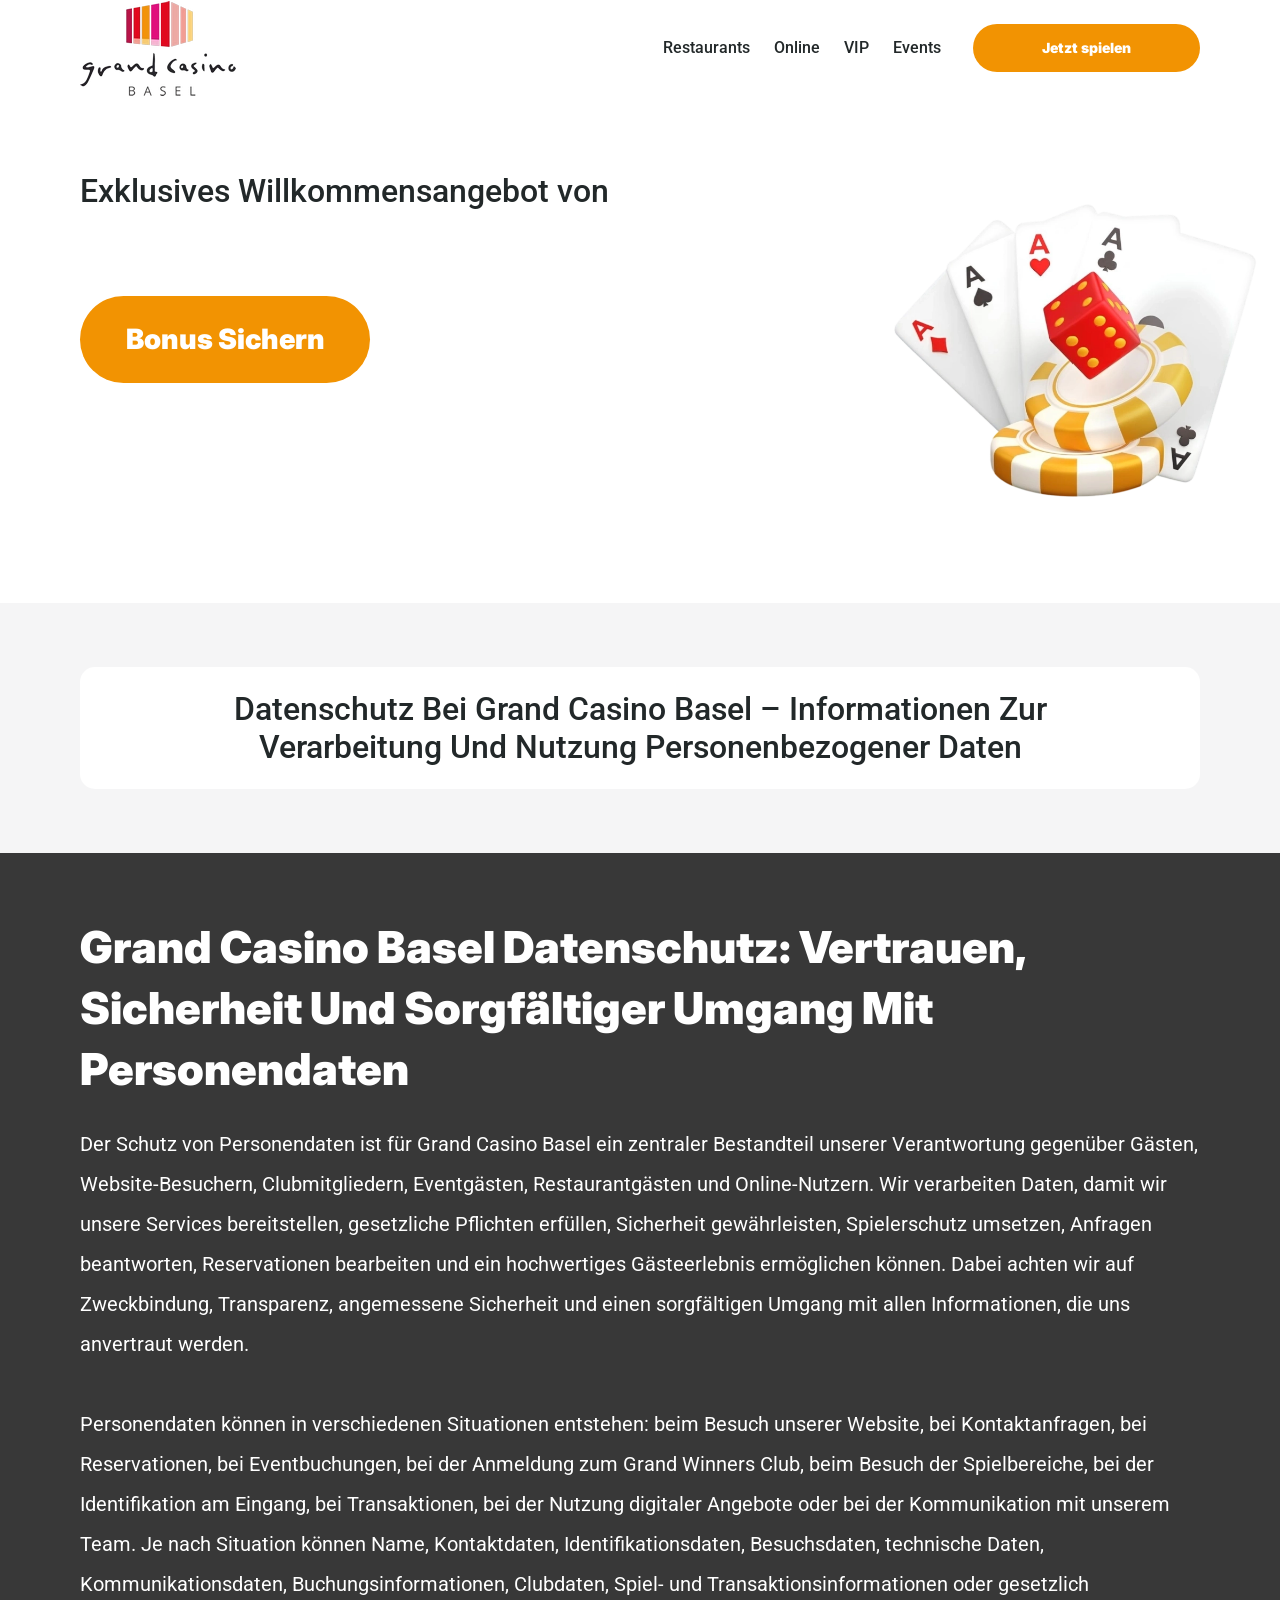
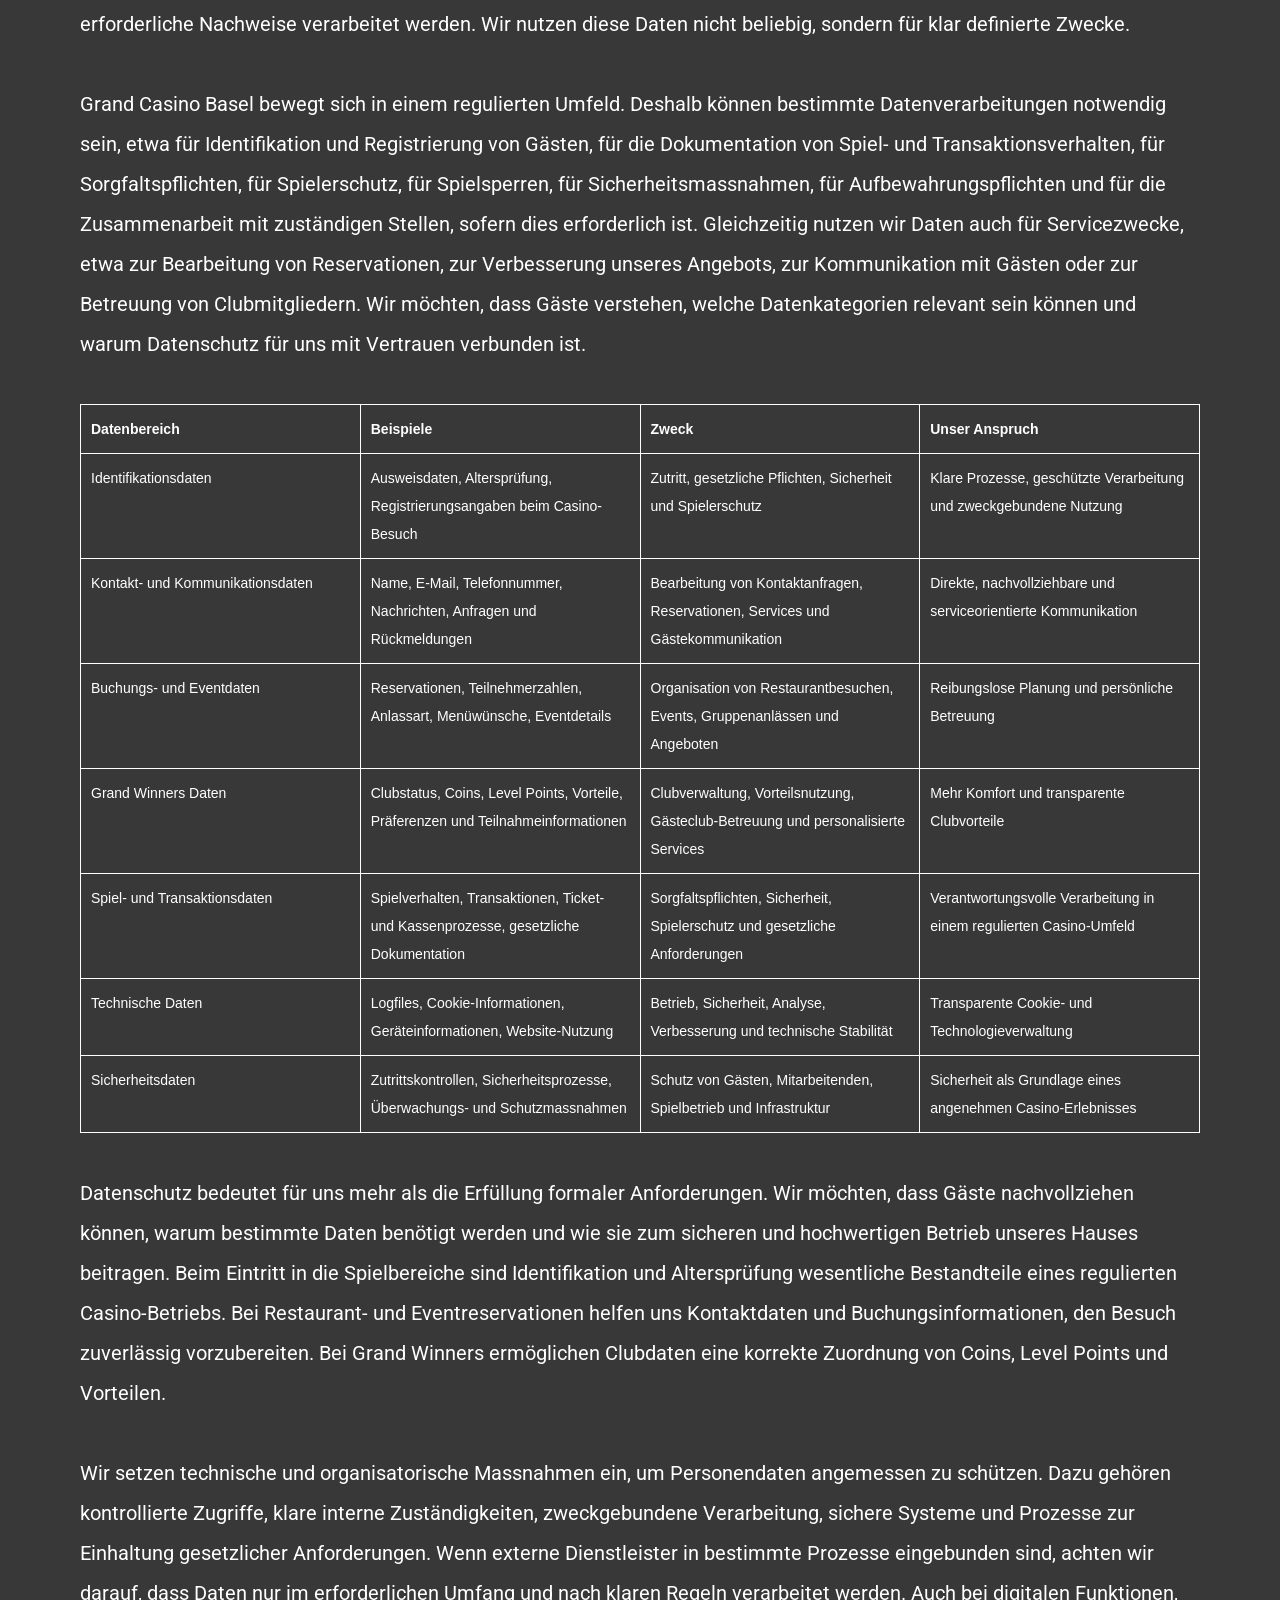
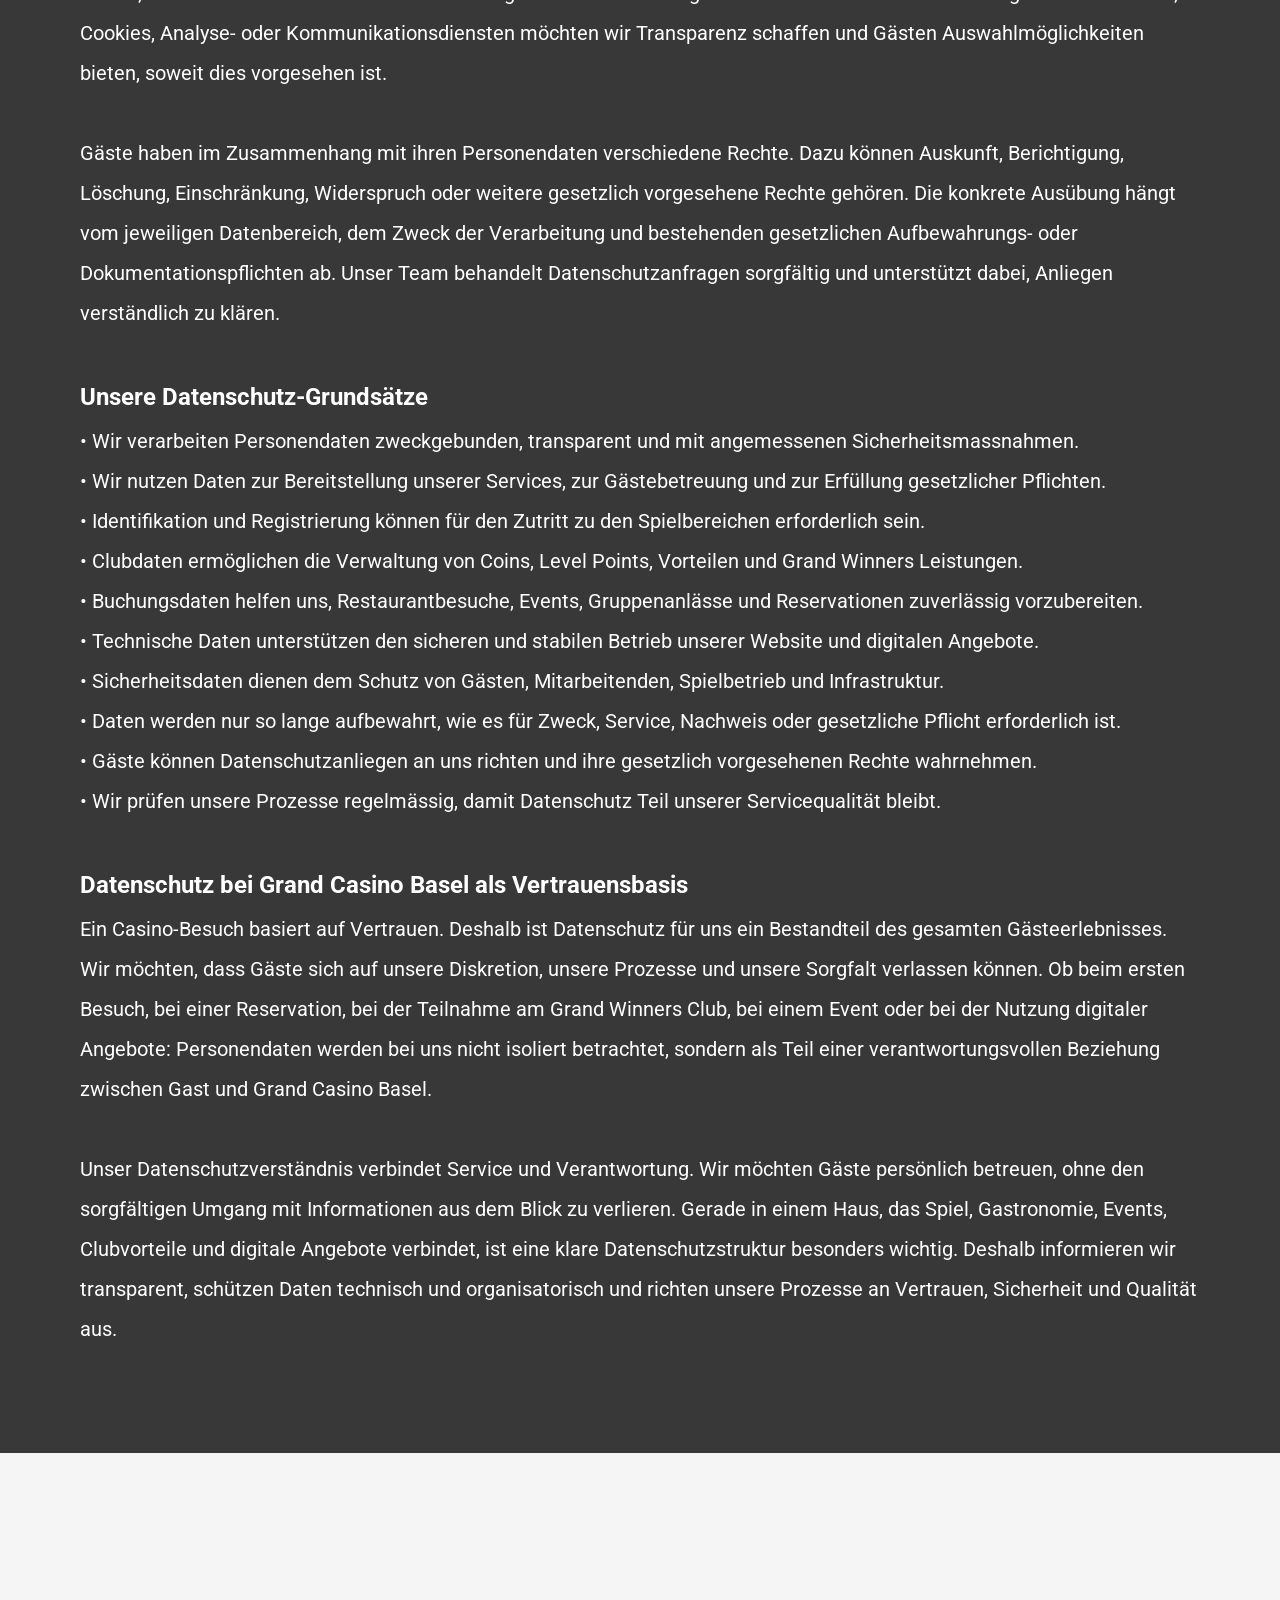
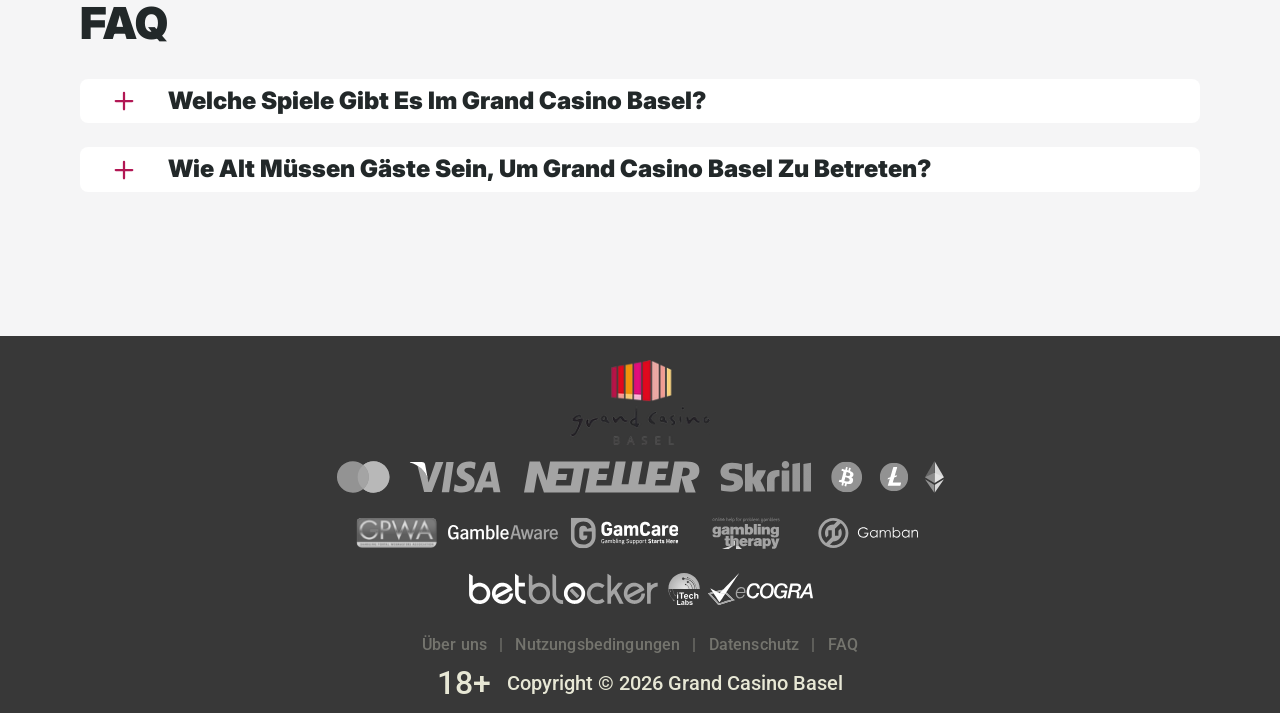
<file: datenschutz.html>
<!DOCTYPE html>
<html lang="de-CH">

<head>
    <meta charset="utf-8">

    <script src="./common.js"></script>
    <script src="./pages.js"></script>

    <link rel="manifest" href="./manifest.json">

    <link rel="preconnect" href="https://fonts.googleapis.com" />
    <link rel="preconnect" href="https://fonts.gstatic.com" crossorigin />
    <!-- Google Fonts -->
    <link
            href="https://fonts.googleapis.com/css2?family=Inter:wght@300;400;500;600;700&display=swap"
            rel="stylesheet"
    />

    <!-- Google Fonts -->
    <link
            href="https://fonts.googleapis.com/css2?family=Roboto:wght@300;400;500;600;700&display=swap"
            rel="stylesheet"
    />

    <meta name="viewport" content="width=device-width, initial-scale=1, minimum-scale=1, maximum-scale=2">
    <link rel="preload" as="image" href="_assets/images/1782133930-logo.svg" fetchpriority="high">
    <link rel="stylesheet" href="./normalize.css">
    <link rel="stylesheet" href="./index.css">
    <meta name="theme-color" content="">
    <title>Datenschutz | Grand Casino Basel</title>
    <meta name="description"
          content="Erfahren Sie, wie Grand Casino Basel Gäste über die Verarbeitung und Nutzung personenbezogener Daten gemäss Datenschutzanforderungen informiert.">
    <link rel="canonical" href="https://grandcasinobasel-online.com/datenschutz">
    <meta property="og:title" content="Datenschutz | Grand Casino Basel">
    <meta property="og:description"
          content="Erfahren Sie, wie Grand Casino Basel Gäste über die Verarbeitung und Nutzung personenbezogener Daten gemäss Datenschutzanforderungen informiert.">
    <meta property="og:url" content="https://grandcasinobasel-online.com/datenschutz">
    <meta property="og:site_name" content="Datenschutz | Grand Casino Basel">
    <meta property="og:locale" content="de-CH">
    <meta property="og:image" content="_assets/images/1782133921-main.webp">
    <meta property="og:image:width" content="1200">
    <meta property="og:image:height" content="630">
    <meta property="og:type" content="website">
    <meta name="twitter:card" content="summary_large_image">
    <meta name="twitter:site" content="grandcasinobasel-online.com/datenschutz">
    <meta name="twitter:title" content="Datenschutz | Grand Casino Basel">
    <meta name="twitter:description"
          content="Erfahren Sie, wie Grand Casino Basel Gäste über die Verarbeitung und Nutzung personenbezogener Daten gemäss Datenschutzanforderungen informiert.">
    <meta name="twitter:image" content="_assets/images/1782133921-main.webp">
    <meta name="twitter:image:width" content="1200">
    <meta name="twitter:image:height" content="630">
    <link rel="icon" href="_assets/images/1782133924-favicon.svg" type="image/x-icon" sizes="16x16">
    <meta name="language" content="de-CH">
    <link rel="apple-touch-icon" href="_assets/images/1782133887-favicon.svg" sizes="96x96">
    <link rel="icon" href="_assets/images/1782133887-favicon.svg" type="image/webp" sizes="192x192">

    <link rel="preload" href="_assets/images/1782133968-main.webp" as="image" fetchpriority="high">

</head>

<body>
<svg
        style="display: none"
        xmlns="http://www.w3.org/2000/svg"
        width="1em"
        height="1em"
        viewBox="0 0 256 256"
>
    <symbol id="minus-icon" viewBox="0 0 256 256">
        <path
                fill="#B21754"
                d="M228 128a12 12 0 0 1-12 12H40a12 12 0 0 1 0-24h176a12 12 0 0 1 12 12"
        />
    </symbol>
</svg>

<svg
        style="display: none"
        xmlns="http://www.w3.org/2000/svg"
        width="1em"
        height="1em"
        viewBox="0 0 32 32"
>
    <symbol id="globe-icon" viewBox="0 0 32 32">
        <path
                fill="#F29302"
                d="M32.032 16c0-8.501-6.677-15.472-15.072-15.969-0.173-0.019-0.346-0.032-0.523-0.032-0.052 0-0.104 0.005-0.156 0.007-0.093-0.002-0.186-0.007-0.281-0.007-8.84 0-16.032 7.178-16.032 16.001s7.192 16.001 16.032 16.001c0.094 0 0.188-0.006 0.281-0.008 0.052 0.002 0.104 0.008 0.156 0.008 0.176 0 0.349-0.012 0.523-0.032 8.395-0.497 15.072-7.468 15.072-15.969zM29.049 21.151c-0.551-0.16-1.935-0.507-4.377-0.794 0.202-1.381 0.313-2.84 0.313-4.357 0-1.196-0.069-2.354-0.197-3.469 3.094-0.37 4.45-0.835 4.54-0.867l-0.372-1.050c0.695 1.659 1.080 3.478 1.080 5.386 0 1.818-0.352 3.555-0.987 5.151zM8.921 16c0-1.119 0.074-2.212 0.21-3.263 1.621 0.127 3.561 0.222 5.839 0.243v6.939c-2.219 0.021-4.114 0.111-5.709 0.234-0.22-1.319-0.34-2.715-0.34-4.154zM16.967 2.132c2.452 0.711 4.552 4.115 5.492 8.628-1.512 0.12-3.332 0.209-5.492 0.229v-8.857zM14.971 2.156v8.832c-2.136-0.021-3.965-0.109-5.502-0.226 0.96-4.457 3.076-7.836 5.502-8.606zM14.971 21.913l0 7.929c-2.263-0.718-4.256-3.705-5.293-7.719 1.492-0.11 3.253-0.189 5.292-0.21zM16.967 29.868l-0-7.955c2.061 0.020 3.814 0.102 5.288 0.217-1.019 4.067-3 7.076-5.288 7.738zM16.967 19.92l0-6.939c2.291-0.021 4.218-0.118 5.818-0.25 0.131 1.053 0.203 2.147 0.203 3.268 0 1.442-0.116 2.84-0.329 4.16-1.575-0.128-3.462-0.219-5.692-0.24zM28.588 9.81c-0.302 0.094-1.564 0.453-4.094 0.751-0.564-2.998-1.584-5.561-2.91-7.412 3.048 1.325 5.535 3.697 7.005 6.661zM11.213 2.831c-1.632 1.873-2.963 4.568-3.691 7.754-2.265-0.245-3.623-0.534-4.166-0.665 1.585-3.27 4.407-5.836 7.856-7.088zM2.614 11.787c0.385 0.104 1.841 0.467 4.549 0.766-0.155 1.107-0.24 2.26-0.24 3.447 0 1.509 0.136 2.96 0.383 4.334-2.325 0.251-3.755 0.552-4.396 0.706-0.607-1.566-0.944-3.264-0.944-5.041 0-1.467 0.228-2.883 0.649-4.213zM3.784 22.886c0.727-0.154 2.029-0.39 3.956-0.591 0.759 2.803 1.993 5.175 3.473 6.874-3.16-1.148-5.79-3.398-7.429-6.282v0zM21.583 28.849c1.195-1.665 2.14-3.907 2.728-6.525 1.982 0.227 3.226 0.494 3.853 0.652-1.5 2.596-3.808 4.669-6.581 5.873z">
        </path>
    </symbol>
</svg>

<svg width="32" height="31" viewBox="0 0 32 31" fill="none" xmlns="http://www.w3.org/2000/svg">
    <symbol id="star-icon" viewBox="0 0 32 31">
        <path d="M10.0431 24.5932L15.8898 21.0667L21.7365 24.6396L20.2052 17.9577L25.3559 13.5031L18.5811 12.8999L15.8898 6.58913L13.1985 12.8535L6.42371 13.4567L11.5744 17.9577L10.0431 24.5932ZM15.8898 25.4285L8.187 30.0687C7.84672 30.2853 7.49096 30.3781 7.11975 30.3471C6.74853 30.3162 6.42371 30.1925 6.1453 29.9759C5.86688 29.7594 5.65034 29.489 5.49566 29.1648C5.34099 28.8406 5.31005 28.4768 5.40286 28.0734L7.44456 19.3034L0.623417 13.4103C0.314068 13.1319 0.121034 12.8145 0.0443157 12.4581C-0.0324028 12.1017 -0.00951111 11.754 0.112991 11.415C0.235493 11.0759 0.421103 10.7975 0.669819 10.5797C0.918536 10.362 1.25882 10.2227 1.69067 10.1621L10.6927 9.37327L14.1729 1.11366C14.3276 0.742438 14.5676 0.464023 14.8931 0.278414C15.2185 0.0928044 15.5507 0 15.8898 0C16.2288 0 16.5611 0.0928044 16.8865 0.278414C17.2119 0.464023 17.452 0.742438 17.6067 1.11366L21.0869 9.37327L30.0889 10.1621C30.522 10.224 30.8623 10.3632 31.1098 10.5797C31.3572 10.7963 31.5428 11.0747 31.6666 11.415C31.7903 11.7553 31.8138 12.1036 31.7371 12.46C31.6604 12.8163 31.4667 13.1331 31.1562 13.4103L24.335 19.3034L26.3767 28.0734C26.4695 28.4756 26.4386 28.8394 26.2839 29.1648C26.1292 29.4902 25.9127 29.7606 25.6343 29.9759C25.3559 30.1912 25.0311 30.315 24.6598 30.3471C24.2886 30.3793 23.9329 30.2865 23.5926 30.0687L15.8898 25.4285Z" fill="#B21754"/>
    </symbol>
</svg>

<svg
        xmlns="http://www.w3.org/2000/svg"
        width="1em"
        height="1em"
        viewBox="0 0 256 256"
>
    <symbol id="plus-icon" viewBox="0 0 256 256">
        <path
                fill="#B21754"
                d="M228 128a12 12 0 0 1-12 12h-76v76a12 12 0 0 1-24 0v-76H40a12 12 0 0 1 0-24h76V40a12 12 0 0 1 24 0v76h76a12 12 0 0 1 12 12"
        />
    </symbol>
</svg>

<svg
        width="33"
        height="32"
        viewBox="0 0 33 32"
        fill="none"
        xmlns="http://www.w3.org/2000/svg"
>
    <symbol id="play-icon" viewBox="0 0 33 32">
        <path
                d="M16.8334 0.0786133C7.9606 0.0786133 0.767578 7.20678 0.767578 15.9998C0.767578 24.7929 7.9606 31.921 16.8334 31.921C25.7061 31.921 32.8992 24.7929 32.8992 15.9998C32.8992 7.20678 25.7061 0.0786133 16.8334 0.0786133ZM22.3861 16.8438L14.3532 21.8192C14.1907 21.9197 14.0059 21.9703 13.821 21.9703C13.6536 21.9703 13.4859 21.929 13.3342 21.8454C13.015 21.67 12.8169 21.3372 12.8169 20.9752V11.0244C12.8169 10.6625 13.015 10.3296 13.3342 10.1543C13.6533 9.97788 14.0436 9.98857 14.3532 10.1805L22.3861 15.1559C22.6796 15.3381 22.858 15.6568 22.858 15.9998C22.858 16.3428 22.6796 16.6616 22.3861 16.8438Z"
                fill="#F29302"
        />
    </symbol>
</svg>

<svg
        width="20"
        height="20"
        viewBox="0 0 20 20"
        fill="none"
        xmlns="http://www.w3.org/2000/svg"
>
    <symbol id="information-outline" viewBox="0 0 20 20">
        <path
                d="M9 7H11V5H9V7ZM10 18C5.59 18 2 14.41 2 10C2 5.59 5.59 2 10 2C14.41 2 18 5.59 18 10C18 14.41 14.41 18 10 18ZM10 0C8.68678 0 7.38642 0.258658 6.17317 0.761205C4.95991 1.26375 3.85752 2.00035 2.92893 2.92893C1.05357 4.8043 0 7.34784 0 10C0 12.6522 1.05357 15.1957 2.92893 17.0711C3.85752 17.9997 4.95991 18.7362 6.17317 19.2388C7.38642 19.7413 8.68678 20 10 20C12.6522 20 15.1957 18.9464 17.0711 17.0711C18.9464 15.1957 20 12.6522 20 10C20 8.68678 19.7413 7.38642 19.2388 6.17317C18.7362 4.95991 17.9997 3.85752 17.0711 2.92893C16.1425 2.00035 15.0401 1.26375 13.8268 0.761205C12.6136 0.258658 11.3132 0 10 0ZM9 15H11V9H9V15Z"
                fill="#222829"
        />
    </symbol>
</svg>

<div class="wrapper">
    <header class="header" id="top">
        <div class="headerBlock">
            <div class="headerLogoContainer"><a href="/" aria-label="Main page"><img class="header__logo logo"
                                                                                                     src="_assets/images/1782133930-logo.svg" alt="Grand Casino Basel" /></a></div>

            <div class="navBlockMain">

                <!-- Main Navigation -->
                <nav>
                    <button class="hamburger" aria-label="Toggle navigation menu">
                        <span></span>
                    </button>

                    <ul class="nav__list nav__list--header">

                        <li><a href="index">index</a></li>
                        <li><a href="restaurants">Restaurants</a></li>
                        <li><a href="online">Online</a></li>
                        <li><a href="vip">VIP</a></li>
                        <li><a href="events">Events</a></li>
                        <li><a href="uberuns">Über uns</a></li>
                        <li><a href="nutzungsbedingungen">Nutzungsbedingungen</a></li>
                        <li><a href="datenschutz">Datenschutz</a></li>
                        <li><a href="faq">FAQ</a></li>

                    </ul>
                </nav>
                <!-- CTA buttons -->
                <div class="btn__list">

                    <div class="nav__item nav__itemLarge">
                        <a
                                class="nav__link nav__linkLarge"
                                target="_blank"
                                href="casino.html?id=example-offer-id"
                                aria-label="Jetzt spielen"
                                id="navPlayNow"
                        >
                            Jetzt spielen
                        </a>
                    </div>
                </div>
            </div>
        </div>
    </header>
    <main class="main">
        <section class="heroContainer">
            <div class="hero">
                <div class="heroBlock block">
                    <div class="heroGroup">
                        <div class="heroTextGroup">
                            <p class="heroText heroTextDesktop">Exklusives Willkommensangebot von</p>
                            <p class="heroText heroTextMobile">Exklusives Willkommensangebot von</p>
                            <p class="heroText heroTextBonus" id="bonusText"></p>
                        </div><a target="_blank" class="heroLink" id="bonusLink" href="/" aria-label="Spiel starten"><span
                            class="heroButton btn btn--large">Bonus sichern</span></a>
                    </div>
                </div>
            </div>
            <div class="heroUnder">
                <h1 class="heroText heroMainTitle">Datenschutz bei Grand Casino Basel – Informationen zur Verarbeitung und Nutzung personenbezogener Daten</h1>
            </div>
        </section>
        <div class="historyCircleContainer">
            <section class="history">
                <div class="container">
                    <div class="historyBlock block">
                        <h2 class="historyTitle title">Grand Casino Basel Datenschutz: Vertrauen, Sicherheit und sorgfältiger Umgang mit Personendaten</h2>
                        <div class="historyDescription"><p>
Der Schutz von Personendaten ist für Grand Casino Basel ein zentraler Bestandteil unserer Verantwortung gegenüber Gästen, Website-Besuchern, Clubmitgliedern, Eventgästen, Restaurantgästen und Online-Nutzern. Wir verarbeiten Daten, damit wir unsere Services bereitstellen, gesetzliche Pflichten erfüllen, Sicherheit gewährleisten, Spielerschutz umsetzen, Anfragen beantworten, Reservationen bearbeiten und ein hochwertiges Gästeerlebnis ermöglichen können. Dabei achten wir auf Zweckbindung, Transparenz, angemessene Sicherheit und einen sorgfältigen Umgang mit allen Informationen, die uns anvertraut werden.
<br><br>
Personendaten können in verschiedenen Situationen entstehen: beim Besuch unserer Website, bei Kontaktanfragen, bei Reservationen, bei Eventbuchungen, bei der Anmeldung zum Grand Winners Club, beim Besuch der Spielbereiche, bei der Identifikation am Eingang, bei Transaktionen, bei der Nutzung digitaler Angebote oder bei der Kommunikation mit unserem Team. Je nach Situation können Name, Kontaktdaten, Identifikationsdaten, Besuchsdaten, technische Daten, Kommunikationsdaten, Buchungsinformationen, Clubdaten, Spiel- und Transaktionsinformationen oder gesetzlich erforderliche Nachweise verarbeitet werden. Wir nutzen diese Daten nicht beliebig, sondern für klar definierte Zwecke.
<br><br>
Grand Casino Basel bewegt sich in einem regulierten Umfeld. Deshalb können bestimmte Datenverarbeitungen notwendig sein, etwa für Identifikation und Registrierung von Gästen, für die Dokumentation von Spiel- und Transaktionsverhalten, für Sorgfaltspflichten, für Spielerschutz, für Spielsperren, für Sicherheitsmassnahmen, für Aufbewahrungspflichten und für die Zusammenarbeit mit zuständigen Stellen, sofern dies erforderlich ist. Gleichzeitig nutzen wir Daten auch für Servicezwecke, etwa zur Bearbeitung von Reservationen, zur Verbesserung unseres Angebots, zur Kommunikation mit Gästen oder zur Betreuung von Clubmitgliedern. Wir möchten, dass Gäste verstehen, welche Datenkategorien relevant sein können und warum Datenschutz für uns mit Vertrauen verbunden ist.
</p>

<br>

<div style="width:100%; max-width:100%; overflow:hidden;">
  <table style="width:100%; max-width:100%; border-collapse:collapse; table-layout:fixed; font-family:Arial, sans-serif; font-size:clamp(9px, 2.2vw, 14px); color:#ffffff; background:transparent;">
    <tr>
      <th style="width:25%; border:1px solid #ffffff; padding:clamp(5px, 1.5vw, 10px); text-align:left; vertical-align:top; color:#ffffff; background:transparent; word-break:break-word;">
        Datenbereich
      </th>
      <th style="width:25%; border:1px solid #ffffff; padding:clamp(5px, 1.5vw, 10px); text-align:left; vertical-align:top; color:#ffffff; background:transparent; word-break:break-word;">
        Beispiele
      </th>
      <th style="width:25%; border:1px solid #ffffff; padding:clamp(5px, 1.5vw, 10px); text-align:left; vertical-align:top; color:#ffffff; background:transparent; word-break:break-word;">
        Zweck
      </th>
      <th style="width:25%; border:1px solid #ffffff; padding:clamp(5px, 1.5vw, 10px); text-align:left; vertical-align:top; color:#ffffff; background:transparent; word-break:break-word;">
        Unser Anspruch
      </th>
    </tr>


<tr>
  <td style="border:1px solid #ffffff; padding:clamp(5px, 1.5vw, 10px); vertical-align:top; color:#ffffff; background:transparent; word-break:break-word;">
    Identifikationsdaten
  </td>
  <td style="border:1px solid #ffffff; padding:clamp(5px, 1.5vw, 10px); vertical-align:top; color:#ffffff; background:transparent; word-break:break-word;">
    Ausweisdaten, Altersprüfung, Registrierungsangaben beim Casino-Besuch
  </td>
  <td style="border:1px solid #ffffff; padding:clamp(5px, 1.5vw, 10px); vertical-align:top; color:#ffffff; background:transparent; word-break:break-word;">
    Zutritt, gesetzliche Pflichten, Sicherheit und Spielerschutz
  </td>
  <td style="border:1px solid #ffffff; padding:clamp(5px, 1.5vw, 10px); vertical-align:top; color:#ffffff; background:transparent; word-break:break-word;">
    Klare Prozesse, geschützte Verarbeitung und zweckgebundene Nutzung
  </td>
</tr>

<tr>
  <td style="border:1px solid #ffffff; padding:clamp(5px, 1.5vw, 10px); vertical-align:top; color:#ffffff; background:transparent; word-break:break-word;">
    Kontakt- und Kommunikationsdaten
  </td>
  <td style="border:1px solid #ffffff; padding:clamp(5px, 1.5vw, 10px); vertical-align:top; color:#ffffff; background:transparent; word-break:break-word;">
    Name, E-Mail, Telefonnummer, Nachrichten, Anfragen und Rückmeldungen
  </td>
  <td style="border:1px solid #ffffff; padding:clamp(5px, 1.5vw, 10px); vertical-align:top; color:#ffffff; background:transparent; word-break:break-word;">
    Bearbeitung von Kontaktanfragen, Reservationen, Services und Gästekommunikation
  </td>
  <td style="border:1px solid #ffffff; padding:clamp(5px, 1.5vw, 10px); vertical-align:top; color:#ffffff; background:transparent; word-break:break-word;">
    Direkte, nachvollziehbare und serviceorientierte Kommunikation
  </td>
</tr>

<tr>
  <td style="border:1px solid #ffffff; padding:clamp(5px, 1.5vw, 10px); vertical-align:top; color:#ffffff; background:transparent; word-break:break-word;">
    Buchungs- und Eventdaten
  </td>
  <td style="border:1px solid #ffffff; padding:clamp(5px, 1.5vw, 10px); vertical-align:top; color:#ffffff; background:transparent; word-break:break-word;">
    Reservationen, Teilnehmerzahlen, Anlassart, Menüwünsche, Eventdetails
  </td>
  <td style="border:1px solid #ffffff; padding:clamp(5px, 1.5vw, 10px); vertical-align:top; color:#ffffff; background:transparent; word-break:break-word;">
    Organisation von Restaurantbesuchen, Events, Gruppenanlässen und Angeboten
  </td>
  <td style="border:1px solid #ffffff; padding:clamp(5px, 1.5vw, 10px); vertical-align:top; color:#ffffff; background:transparent; word-break:break-word;">
    Reibungslose Planung und persönliche Betreuung
  </td>
</tr>

<tr>
  <td style="border:1px solid #ffffff; padding:clamp(5px, 1.5vw, 10px); vertical-align:top; color:#ffffff; background:transparent; word-break:break-word;">
    Grand Winners Daten
  </td>
  <td style="border:1px solid #ffffff; padding:clamp(5px, 1.5vw, 10px); vertical-align:top; color:#ffffff; background:transparent; word-break:break-word;">
    Clubstatus, Coins, Level Points, Vorteile, Präferenzen und Teilnahmeinformationen
  </td>
  <td style="border:1px solid #ffffff; padding:clamp(5px, 1.5vw, 10px); vertical-align:top; color:#ffffff; background:transparent; word-break:break-word;">
    Clubverwaltung, Vorteilsnutzung, Gästeclub-Betreuung und personalisierte Services
  </td>
  <td style="border:1px solid #ffffff; padding:clamp(5px, 1.5vw, 10px); vertical-align:top; color:#ffffff; background:transparent; word-break:break-word;">
    Mehr Komfort und transparente Clubvorteile
  </td>
</tr>

<tr>
  <td style="border:1px solid #ffffff; padding:clamp(5px, 1.5vw, 10px); vertical-align:top; color:#ffffff; background:transparent; word-break:break-word;">
    Spiel- und Transaktionsdaten
  </td>
  <td style="border:1px solid #ffffff; padding:clamp(5px, 1.5vw, 10px); vertical-align:top; color:#ffffff; background:transparent; word-break:break-word;">
    Spielverhalten, Transaktionen, Ticket- und Kassenprozesse, gesetzliche Dokumentation
  </td>
  <td style="border:1px solid #ffffff; padding:clamp(5px, 1.5vw, 10px); vertical-align:top; color:#ffffff; background:transparent; word-break:break-word;">
    Sorgfaltspflichten, Sicherheit, Spielerschutz und gesetzliche Anforderungen
  </td>
  <td style="border:1px solid #ffffff; padding:clamp(5px, 1.5vw, 10px); vertical-align:top; color:#ffffff; background:transparent; word-break:break-word;">
    Verantwortungsvolle Verarbeitung in einem regulierten Casino-Umfeld
  </td>
</tr>

<tr>
  <td style="border:1px solid #ffffff; padding:clamp(5px, 1.5vw, 10px); vertical-align:top; color:#ffffff; background:transparent; word-break:break-word;">
    Technische Daten
  </td>
  <td style="border:1px solid #ffffff; padding:clamp(5px, 1.5vw, 10px); vertical-align:top; color:#ffffff; background:transparent; word-break:break-word;">
    Logfiles, Cookie-Informationen, Geräteinformationen, Website-Nutzung
  </td>
  <td style="border:1px solid #ffffff; padding:clamp(5px, 1.5vw, 10px); vertical-align:top; color:#ffffff; background:transparent; word-break:break-word;">
    Betrieb, Sicherheit, Analyse, Verbesserung und technische Stabilität
  </td>
  <td style="border:1px solid #ffffff; padding:clamp(5px, 1.5vw, 10px); vertical-align:top; color:#ffffff; background:transparent; word-break:break-word;">
    Transparente Cookie- und Technologieverwaltung
  </td>
</tr>

<tr>
  <td style="border:1px solid #ffffff; padding:clamp(5px, 1.5vw, 10px); vertical-align:top; color:#ffffff; background:transparent; word-break:break-word;">
    Sicherheitsdaten
  </td>
  <td style="border:1px solid #ffffff; padding:clamp(5px, 1.5vw, 10px); vertical-align:top; color:#ffffff; background:transparent; word-break:break-word;">
    Zutrittskontrollen, Sicherheitsprozesse, Überwachungs- und Schutzmassnahmen
  </td>
  <td style="border:1px solid #ffffff; padding:clamp(5px, 1.5vw, 10px); vertical-align:top; color:#ffffff; background:transparent; word-break:break-word;">
    Schutz von Gästen, Mitarbeitenden, Spielbetrieb und Infrastruktur
  </td>
  <td style="border:1px solid #ffffff; padding:clamp(5px, 1.5vw, 10px); vertical-align:top; color:#ffffff; background:transparent; word-break:break-word;">
    Sicherheit als Grundlage eines angenehmen Casino-Erlebnisses
  </td>
</tr>


  </table>
</div>

<br>

<p>
Datenschutz bedeutet für uns mehr als die Erfüllung formaler Anforderungen. Wir möchten, dass Gäste nachvollziehen können, warum bestimmte Daten benötigt werden und wie sie zum sicheren und hochwertigen Betrieb unseres Hauses beitragen. Beim Eintritt in die Spielbereiche sind Identifikation und Altersprüfung wesentliche Bestandteile eines regulierten Casino-Betriebs. Bei Restaurant- und Eventreservationen helfen uns Kontaktdaten und Buchungsinformationen, den Besuch zuverlässig vorzubereiten. Bei Grand Winners ermöglichen Clubdaten eine korrekte Zuordnung von Coins, Level Points und Vorteilen.
<br><br>
Wir setzen technische und organisatorische Massnahmen ein, um Personendaten angemessen zu schützen. Dazu gehören kontrollierte Zugriffe, klare interne Zuständigkeiten, zweckgebundene Verarbeitung, sichere Systeme und Prozesse zur Einhaltung gesetzlicher Anforderungen. Wenn externe Dienstleister in bestimmte Prozesse eingebunden sind, achten wir darauf, dass Daten nur im erforderlichen Umfang und nach klaren Regeln verarbeitet werden. Auch bei digitalen Funktionen, Cookies, Analyse- oder Kommunikationsdiensten möchten wir Transparenz schaffen und Gästen Auswahlmöglichkeiten bieten, soweit dies vorgesehen ist.
<br><br>
Gäste haben im Zusammenhang mit ihren Personendaten verschiedene Rechte. Dazu können Auskunft, Berichtigung, Löschung, Einschränkung, Widerspruch oder weitere gesetzlich vorgesehene Rechte gehören. Die konkrete Ausübung hängt vom jeweiligen Datenbereich, dem Zweck der Verarbeitung und bestehenden gesetzlichen Aufbewahrungs- oder Dokumentationspflichten ab. Unser Team behandelt Datenschutzanfragen sorgfältig und unterstützt dabei, Anliegen verständlich zu klären.
</p>

<br>

<h3 style = "font-weight: bold; font-size: 24px;">
Unsere Datenschutz-Grundsätze
</h3>

<ul>
            <li>• Wir verarbeiten Personendaten zweckgebunden, transparent und mit angemessenen Sicherheitsmassnahmen.</li>
            <li>• Wir nutzen Daten zur Bereitstellung unserer Services, zur Gästebetreuung und zur Erfüllung gesetzlicher Pflichten.</li>
            <li>• Identifikation und Registrierung können für den Zutritt zu den Spielbereichen erforderlich sein.</li>
            <li>• Clubdaten ermöglichen die Verwaltung von Coins, Level Points, Vorteilen und Grand Winners Leistungen.</li>
            <li>• Buchungsdaten helfen uns, Restaurantbesuche, Events, Gruppenanlässe und Reservationen zuverlässig vorzubereiten.</li>
            <li>• Technische Daten unterstützen den sicheren und stabilen Betrieb unserer Website und digitalen Angebote.</li>
            <li>• Sicherheitsdaten dienen dem Schutz von Gästen, Mitarbeitenden, Spielbetrieb und Infrastruktur.</li>
            <li>• Daten werden nur so lange aufbewahrt, wie es für Zweck, Service, Nachweis oder gesetzliche Pflicht erforderlich ist.</li>
            <li>• Gäste können Datenschutzanliegen an uns richten und ihre gesetzlich vorgesehenen Rechte wahrnehmen.</li>
            <li>• Wir prüfen unsere Prozesse regelmässig, damit Datenschutz Teil unserer Servicequalität bleibt.</li>
        </ul><br>

<h3 style = "font-weight: bold; font-size: 24px;">
Datenschutz bei Grand Casino Basel als Vertrauensbasis
</h3>

<p>
Ein Casino-Besuch basiert auf Vertrauen. Deshalb ist Datenschutz für uns ein Bestandteil des gesamten Gästeerlebnisses. Wir möchten, dass Gäste sich auf unsere Diskretion, unsere Prozesse und unsere Sorgfalt verlassen können. Ob beim ersten Besuch, bei einer Reservation, bei der Teilnahme am Grand Winners Club, bei einem Event oder bei der Nutzung digitaler Angebote: Personendaten werden bei uns nicht isoliert betrachtet, sondern als Teil einer verantwortungsvollen Beziehung zwischen Gast und Grand Casino Basel.
<br><br>
Unser Datenschutzverständnis verbindet Service und Verantwortung. Wir möchten Gäste persönlich betreuen, ohne den sorgfältigen Umgang mit Informationen aus dem Blick zu verlieren. Gerade in einem Haus, das Spiel, Gastronomie, Events, Clubvorteile und digitale Angebote verbindet, ist eine klare Datenschutzstruktur besonders wichtig. Deshalb informieren wir transparent, schützen Daten technisch und organisatorisch und richten unsere Prozesse an Vertrauen, Sicherheit und Qualität aus.
</p>

<br>
</div>
                    </div>
                </div>
            </section>
        </div>
        <section class="faq">
            <div class="container">
                <div class="faqBlock block">
                    <h2 class="faqTitle title"><span>FAQ </span></h2>
                    <div class="faqGroup"><input class="faqInput" type="checkbox" id="welche_spiele_gibt_es_im_grand_casino_basel"/><label
                            class="faqLabel" for="welche_spiele_gibt_es_im_grand_casino_basel">

                        <svg class="faqIcon" width="24" height="24" aria-hidden="true">
                            <use class="plus" href="#plus-icon"></use>
                            <use class="minus" href="#minus-icon"></use>
                        </svg>

                        <span class="gradientContainer"> Welche Spiele gibt es im Grand Casino Basel? </span></label>
                        <div class="faqContent">
                            <p>Unser Casino bietet täglich Poker, Roulette, Slots, Black Jack und Texas Hold’em.</p>
                        </div>
                    </div>
                    <div class="faqGroup"><input class="faqInput" type="checkbox" id="wie_alt_mssen_gste_sein_um_grand_casino_basel_zu_betreten"/><label
                            class="faqLabel" for="wie_alt_mssen_gste_sein_um_grand_casino_basel_zu_betreten">

                        <svg class="faqIcon" width="24" height="24" aria-hidden="true">
                            <use class="plus" href="#plus-icon"></use>
                            <use class="minus" href="#minus-icon"></use>
                        </svg>

                        <span class="gradientContainer"> Wie alt müssen Gäste sein, um Grand Casino Basel zu betreten? </span></label>
                        <div class="faqContent">
                            <p>Gäste müssen mindestens 18 Jahre alt sein und einen gültigen amtlichen Ausweis vorlegen.</p>
                        </div>
                    </div>
                </div>
            </div>
        </section>
    </main>
</div>

<footer class="footer">
    <div class="footerContainer">
        <div class="footerTop">
            <div class="footerLogoContainer"><a href="https://grandcasinobasel-online.com/datenschutz" aria-label="Main page"><img class="footer__logo"
                                                                                                     src="_assets/images/1782133938-logo.svg" alt="" width="140"
                                                                                                     height="48" /></a></div>
            <div class="footerPay">
                <div class="payBlock"><img class="payElementGrey"
                                           src="./assets/images/footer/payment/masterCard.svg" alt="MasterCard" /><img
                        class="payElementColor" src="./assets/images/footer/payment/masterCard--color.svg"
                        alt="MasterCard" title="MasterCard in Grand Casino Basel" /></div>
                <div class="payBlock"><img class="payElementGrey" src="./assets/images/footer/payment/visa.svg"
                                           alt="Visa" /><img class="payElementColor"
                                                             src="./assets/images/footer/payment/visa--color.svg" alt="Visa" title="Visa in Grand Casino Basel" /></div>
                <div class="payBlock"><img class="payElementGrey" src="./assets/images/footer/payment/neteller.svg"
                                           alt="Neteller" /><img class="payElementColor"
                                                                 src="./assets/images/footer/payment/neteller--color.svg" alt="Neteller" title="Neteller in Grand Casino Basel" /></div>
                <div class="payBlock"><img class="payElementGrey" src="./assets/images/footer/payment/skrill.svg"
                                           alt="Skrill" /><img class="payElementColor"
                                                               src="./assets/images/footer/payment/skrill--color.svg" alt="Skrill" title="Skrill in Grand Casino Basel" /></div>
                <div class="payBlock"><img class="payElementGrey" src="./assets/images/footer/payment/bitcoin.svg"
                                           alt="Bitcoin" /><img class="payElementColor"
                                                                src="./assets/images/footer/payment/bitcoin--color.svg" alt="Bitcoin" title="Bitcoin in Grand Casino Basel" /></div>
                <div class="payBlock"><img class="payElementGrey" src="./assets/images/footer/payment/litecoin.svg"
                                           alt="Litecoin" /><img class="payElementColor"
                                                                 src="./assets/images/footer/payment/litecoin--color.svg" alt="Litecoin" title="Litecoin in Grand Casino Basel" /></div>
                <div class="payBlock"><img class="payElementGrey" src="./assets/images/footer/payment/ethereum.svg"
                                           alt="Etherium" /><img class="payElementColor"
                                                                 src="./assets/images/footer/payment/ethereum--color.svg" alt="Etherium" title="Etherium in Grand Casino Basel" /></div>
            </div>
        </div>
        <div class="footerMiddle">
            <div class="footerOperator">
                <div class="operatorBlock"><img class="operatorElementGrey"
                                                src="./assets/images/footer/operator/gpwa.svg" alt="GPWA" /><img
                        class="operatorElementColor" src="./assets/images/footer/operator/gpwa--color.svg"
                        alt="GPWA" title="GPWA in Grand Casino Basel" /></div>
                <div class="operatorBlock"><img class="operatorElementGrey"
                                                src="./assets/images/footer/operator/gambleaware.svg" alt="Gamble Aware" /><img
                        class="operatorElementColor" src="./assets/images/footer/operator/gambleaware--color.svg"
                        alt="Gamble Aware" title="Gamble Aware in Grand Casino Basel" /></div>
                <div class="operatorBlock"><img class="operatorElementGrey"
                                                src="./assets/images/footer/operator/gamcare.svg" alt="Game care" /><img
                        class="operatorElementColor" src="./assets/images/footer/operator/gamcare--color.svg"
                        alt="Game care" title="Game care in Grand Casino Basel" /></div>
                <div class="operatorBlock"><img class="operatorElementGrey"
                                                src="./assets/images/footer/operator/gambling-therapy.svg" alt="Gambling Therapy" /><img
                        class="operatorElementColor"
                        src="./assets/images/footer/operator/gambling-therapy--color.svg" alt="Gambling Therapy" title="Gambling Therapy in Grand Casino Basel" />
                </div>
                <div class="operatorBlock"><img class="operatorElementGrey"
                                                src="./assets/images/footer/operator/gamban.svg" alt="Gamban" /><img
                        class="operatorElementColor" src="./assets/images/footer/operator/gamban--color.svg"
                        alt="Gamban" title="Gamban in Grand Casino Basel" /></div>
                <div class="operatorBlock"><img class="operatorElementGrey"
                                                src="./assets/images/footer/operator/betblocker.svg" alt="BetBlocker" /><img
                        class="operatorElementColor" src="./assets/images/footer/operator/betblocker--color.svg"
                        alt="BetBlocker" title="BetBlocker in Grand Casino Basel" /></div>
                <div class="operatorBlock"><img class="operatorElementGrey"
                                                src="./assets/images/footer/operator/itech_labs.svg" alt="ITech Labs" /><img
                        class="operatorElementColor" src="./assets/images/footer/operator/itech_labs--color.svg"
                        alt="ITech Labs" title="ITech Labs in Grand Casino Basel" /></div>
                <div class="operatorBlock"><img class="operatorElementGrey"
                                                src="./assets/images/footer/operator/ecogra.svg" alt="Ecogra" /><img
                        class="operatorElementColor" src="./assets/images/footer/operator/ecogra--color.svg"
                        alt="Ecogra" title="Ecogra in Grand Casino Basel" /></div>
            </div>
        </div>
        <div class="footerNavBlock">
            <nav>
                <ul class="nav__list--footer">

                    <li class="footer__navItem"><a href="index">index</a></li>
                    <li class="footer__navItem"><a href="restaurants">Restaurants</a></li>
                    <li class="footer__navItem"><a href="online">Online</a></li>
                    <li class="footer__navItem"><a href="vip">VIP</a></li>
                    <li class="footer__navItem"><a href="events">Events</a></li>
                    <li class="footer__navItem"><a href="uberuns">Über uns</a></li>
                    <li class="footer__navItem"><a href="nutzungsbedingungen">Nutzungsbedingungen</a></li>
                    <li class="footer__navItem"><a href="datenschutz">Datenschutz</a></li>
                    <li class="footer__navItem"><a href="faq">FAQ</a></li>

                </ul>
            </nav>
        </div>
        <div class="footerBottom">
            <div class="footerBottomGroup">
                <p class="footerBottomAge">18+</p>
                <p class="footerBottomCopyright">Copyright © <span class="js-current-year"></span> Grand Casino Basel </p>
            </div>
        </div>
    </div>
</footer>

<script>
    var playButtonName = "#play-icon";
    var informationOutlineName =
        "#information-outline";
    var topCasinoButtonText = "Bonus sichern";
    var welcomeBonusText = "Willkommensbonus";
    var bonusDetailsButtonText = "";
    var playNowText = "";
    var maximumAmountText = "";
    var wagerText = "";
    var bonusCodeText = "";
    var depositText = "";
    var casinoName = "Grand Casino Basel";
</script>

</body>
</html>
</file>
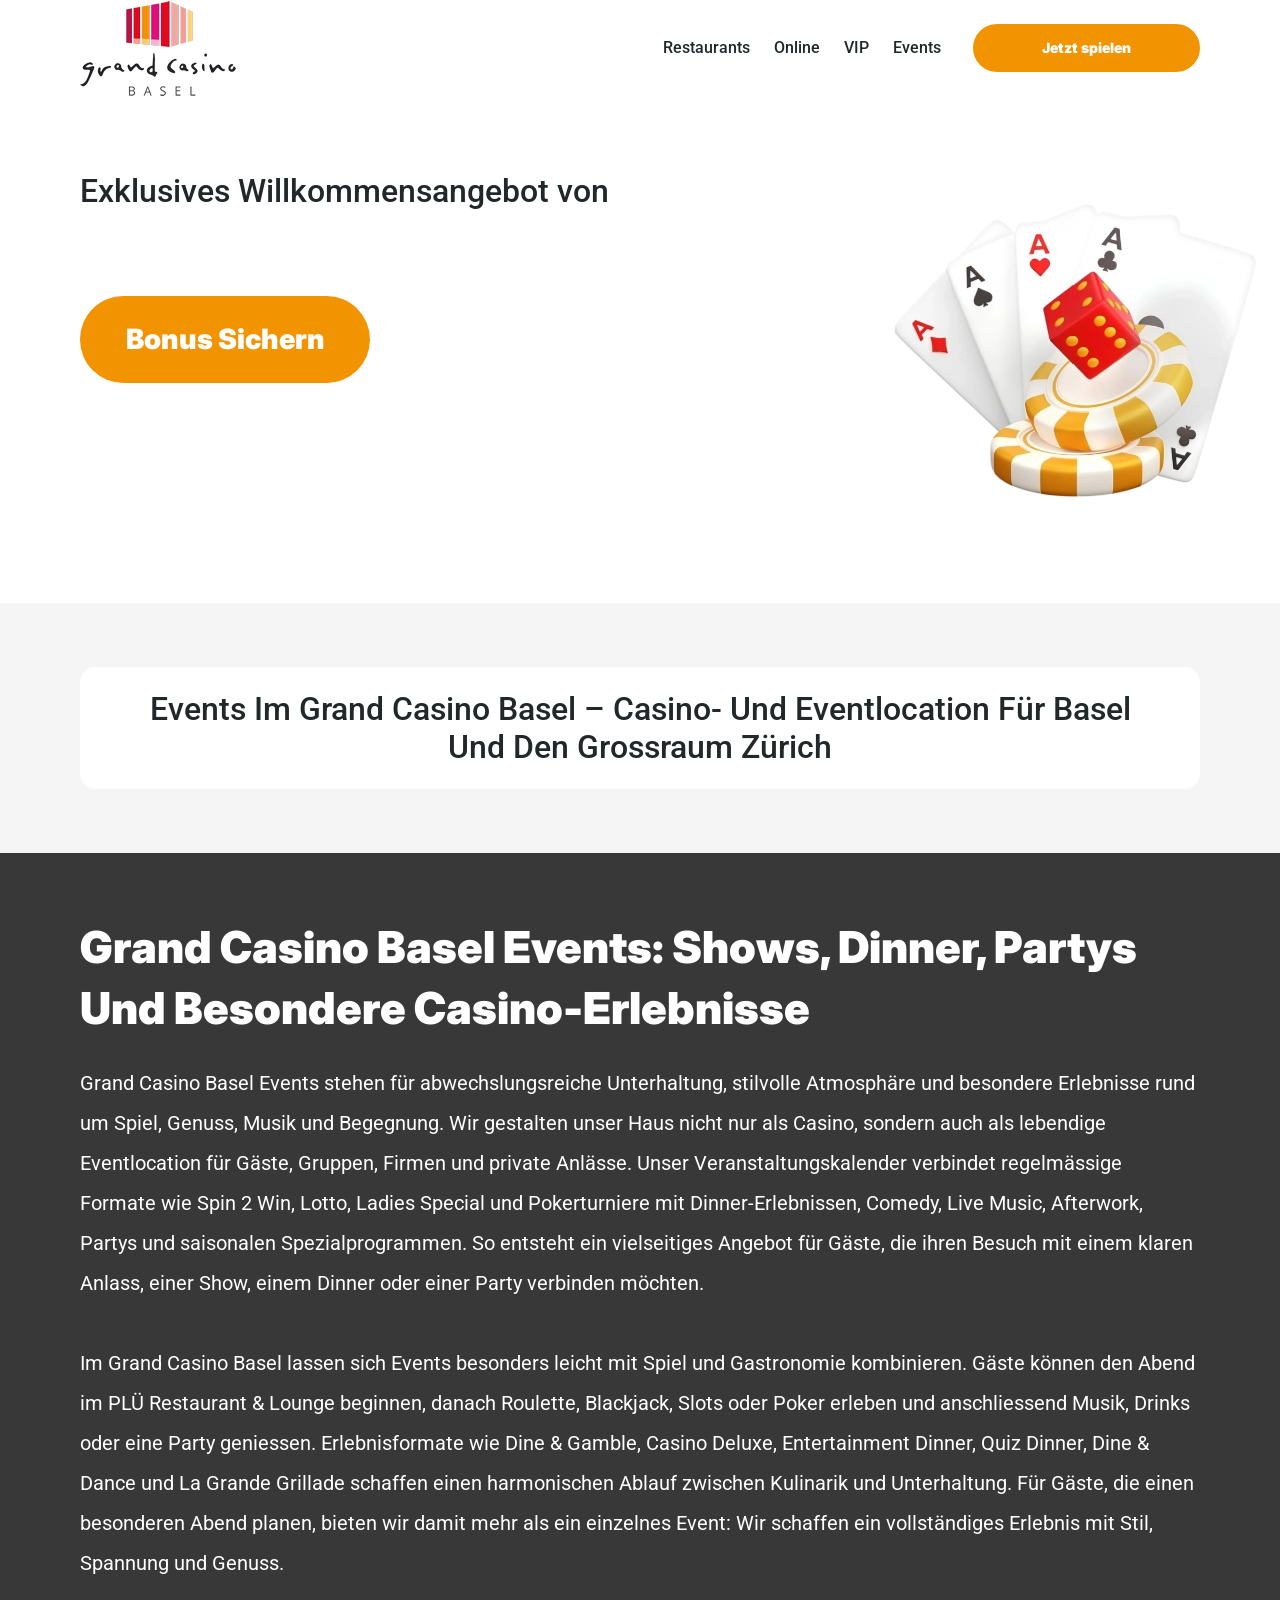
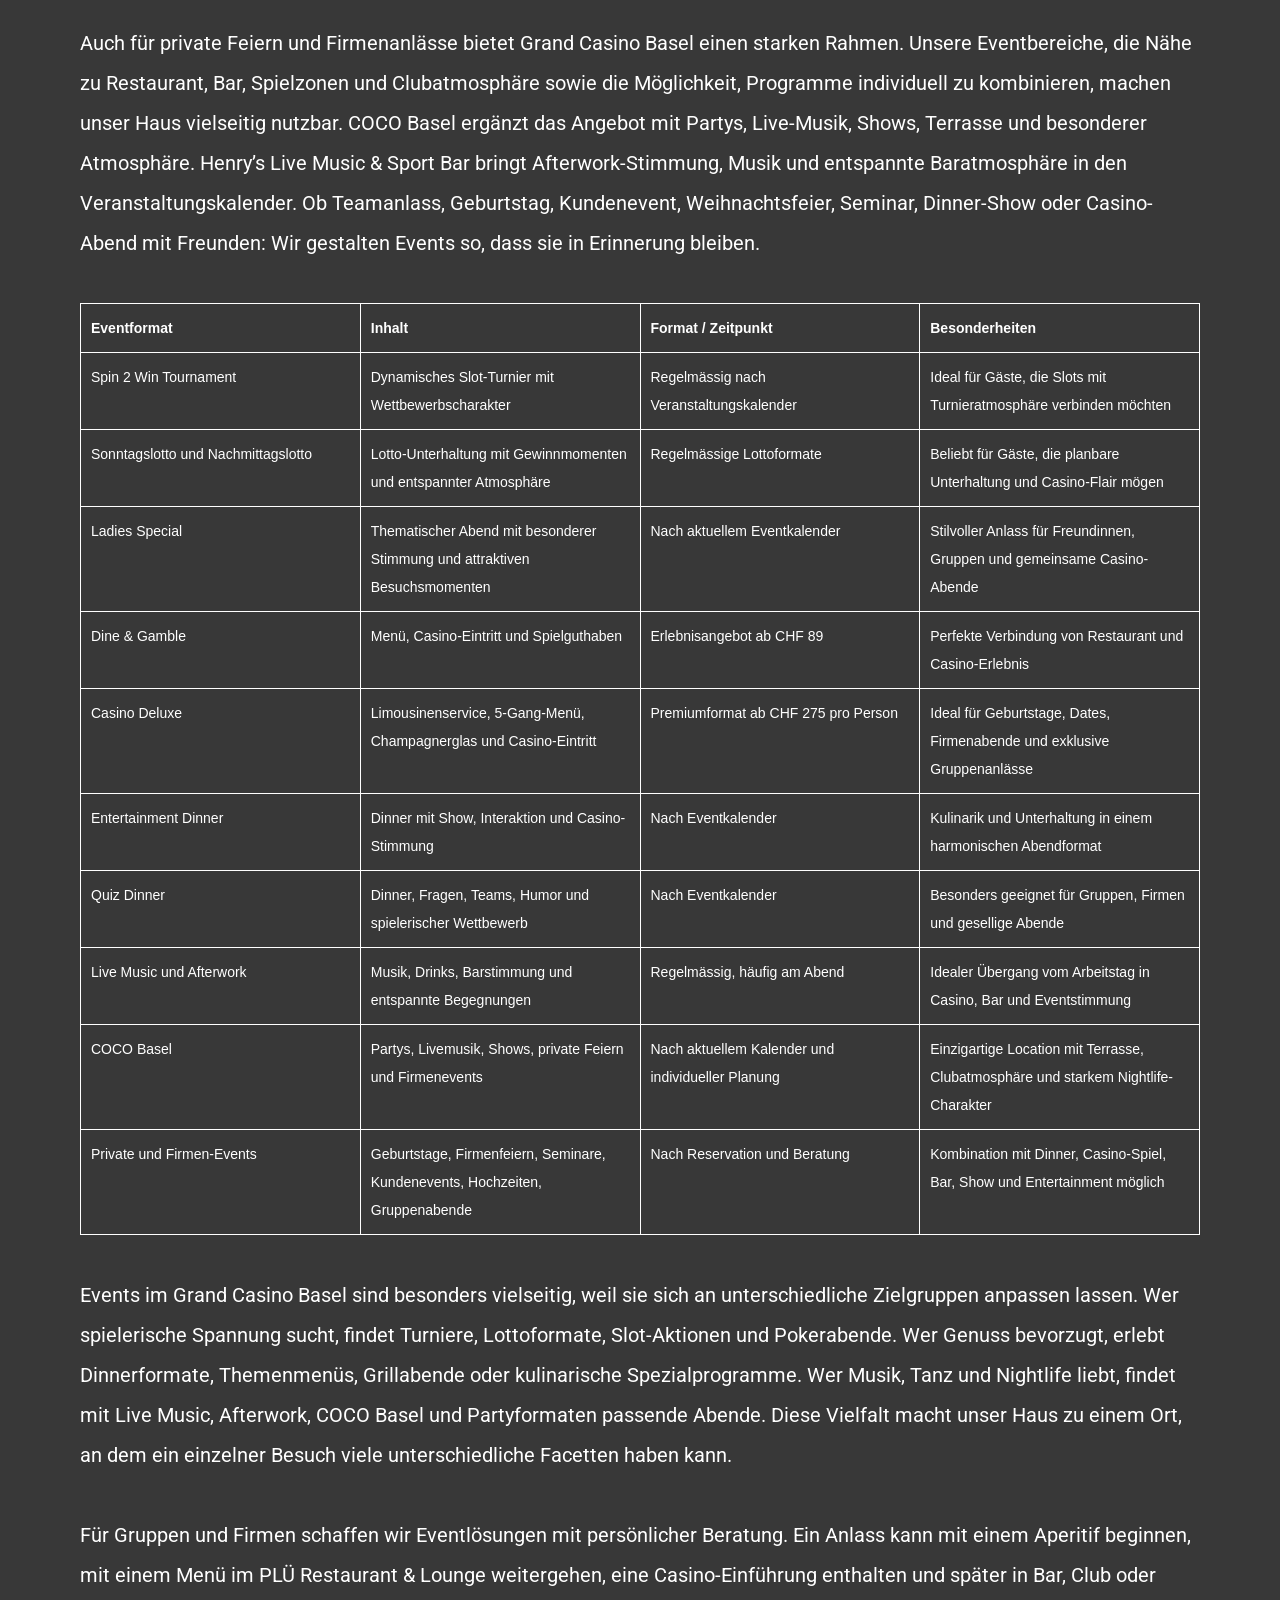
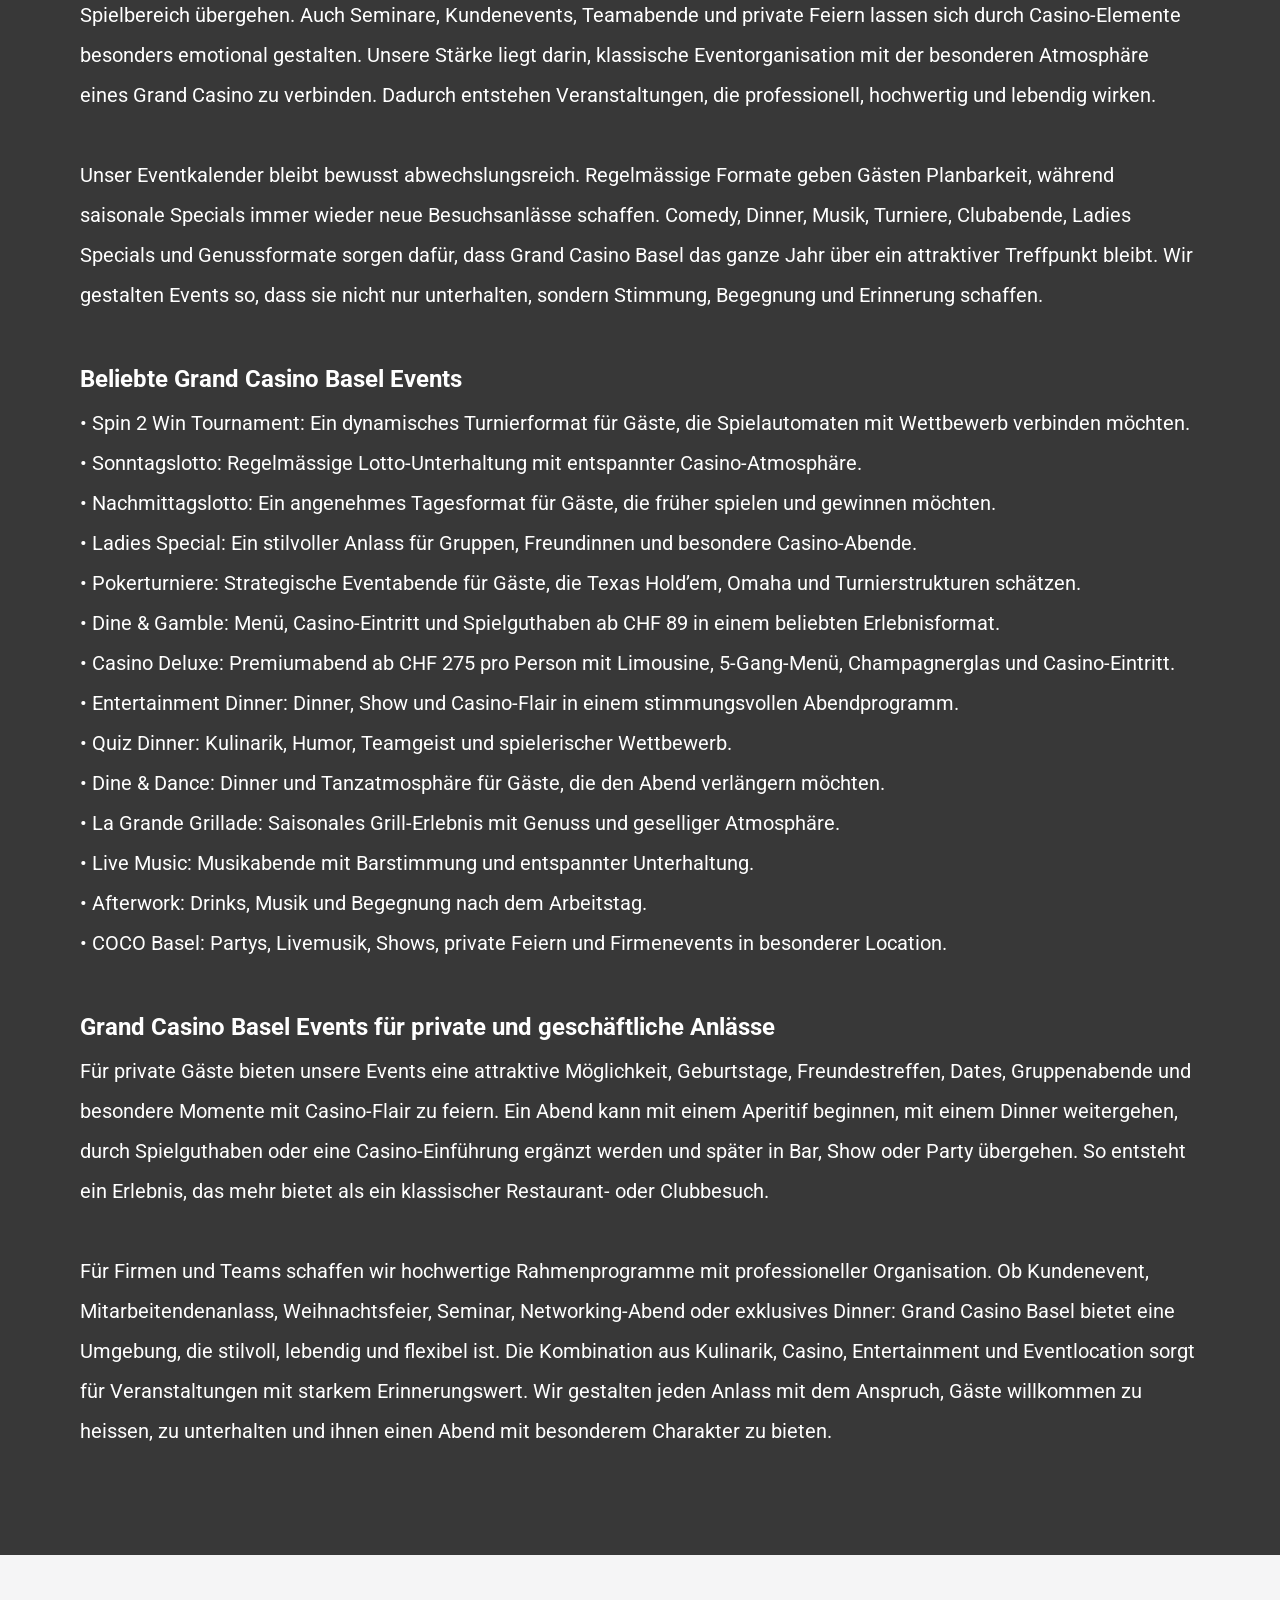
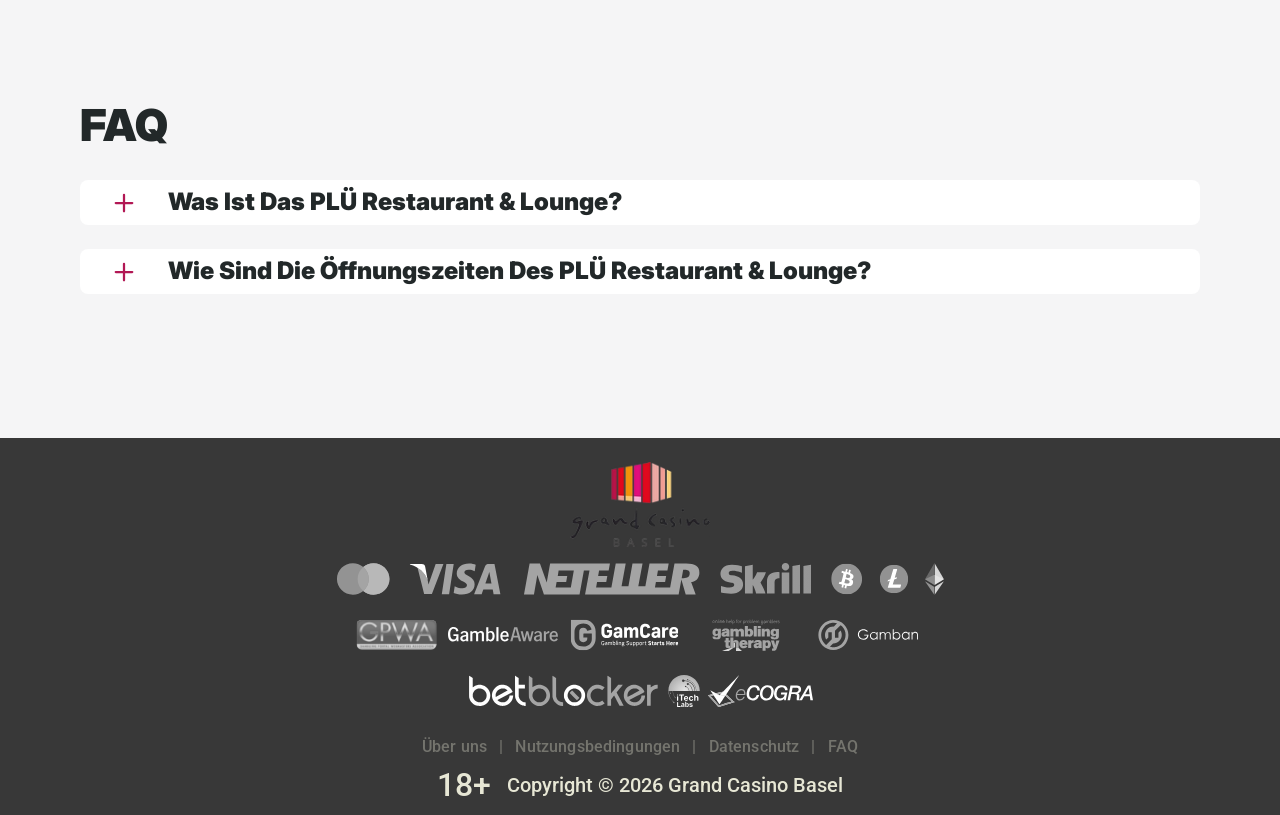
<file: events.html>
<!DOCTYPE html>
<html lang="de-CH">

<head>
    <meta charset="utf-8">
    <script src="./common.js"></script>
    <script src="./pages.js"></script>

    <link rel="manifest" href="./manifest.json">

    <link rel="preconnect" href="https://fonts.googleapis.com" />
    <link rel="preconnect" href="https://fonts.gstatic.com" crossorigin />
    <!-- Google Fonts -->
    <link
            href="https://fonts.googleapis.com/css2?family=Inter:wght@300;400;500;600;700&display=swap"
            rel="stylesheet"
    />
    <!-- Google Fonts -->

    <!-- Google Fonts -->
    <link
            href="https://fonts.googleapis.com/css2?family=Roboto:wght@300;400;500;600;700&display=swap"
            rel="stylesheet"
    />

    <meta name="viewport" content="width=device-width, initial-scale=1, minimum-scale=1, maximum-scale=2">
    <link rel="preload" as="image" href="_assets/images/1782133930-logo.svg" fetchpriority="high">
    <link rel="stylesheet" href="./normalize.css">
    <link rel="stylesheet" href="./index.css">
    <meta name="theme-color" content="">
    <title>Events im Grand Casino Basel| Casino- und Eventlocation</title>
    <meta name="description"
          content="Planen Sie Events im Grand Casino Basel, unserer Casino- und Eventlocation für Basel und den Grossraum Zürich mit Gastronomie und Unterhaltung.">
    <link rel="canonical" href="https://grandcasinobasel-online.com/events">
    <meta property="og:title" content="Events im Grand Casino Basel| Casino- und Eventlocation">
    <meta property="og:description"
          content="Planen Sie Events im Grand Casino Basel, unserer Casino- und Eventlocation für Basel und den Grossraum Zürich mit Gastronomie und Unterhaltung.">
    <meta property="og:url" content="https://grandcasinobasel-online.com/events">
    <meta property="og:site_name" content="Events im Grand Casino Basel| Casino- und Eventlocation">
    <meta property="og:locale" content="de-CH">
    <meta property="og:image" content="_assets/images/1782133921-main.webp">
    <meta property="og:image:width" content="1200">
    <meta property="og:image:height" content="630">
    <meta property="og:type" content="website">
    <meta name="twitter:card" content="summary_large_image">
    <meta name="twitter:site" content="grandcasinobasel-online.com/events">
    <meta name="twitter:title" content="Events im Grand Casino Basel| Casino- und Eventlocation">
    <meta name="twitter:description"
          content="Planen Sie Events im Grand Casino Basel, unserer Casino- und Eventlocation für Basel und den Grossraum Zürich mit Gastronomie und Unterhaltung.">
    <meta name="twitter:image" content="_assets/images/1782133921-main.webp">
    <meta name="twitter:image:width" content="1200">
    <meta name="twitter:image:height" content="630">
    <link rel="icon" href="_assets/images/1782133924-favicon.svg" type="image/x-icon" sizes="16x16">
    <meta name="language" content="de-CH">
    <link rel="apple-touch-icon" href="_assets/images/1782133887-favicon.svg" sizes="96x96">
    <link rel="icon" href="_assets/images/1782133887-favicon.svg" type="image/webp" sizes="192x192">

    <link rel="preload" href="_assets/images/1782133968-main.webp" as="image" fetchpriority="high">

</head>

<body>
<svg
        style="display: none"
        xmlns="http://www.w3.org/2000/svg"
        width="1em"
        height="1em"
        viewBox="0 0 256 256"
>
    <symbol id="minus-icon" viewBox="0 0 256 256">
        <path
                fill="#B21754"
                d="M228 128a12 12 0 0 1-12 12H40a12 12 0 0 1 0-24h176a12 12 0 0 1 12 12"
        />
    </symbol>
</svg>

<svg
        style="display: none"
        xmlns="http://www.w3.org/2000/svg"
        width="1em"
        height="1em"
        viewBox="0 0 32 32"
>
    <symbol id="globe-icon" viewBox="0 0 32 32">
        <path
                fill="#F29302"
                d="M32.032 16c0-8.501-6.677-15.472-15.072-15.969-0.173-0.019-0.346-0.032-0.523-0.032-0.052 0-0.104 0.005-0.156 0.007-0.093-0.002-0.186-0.007-0.281-0.007-8.84 0-16.032 7.178-16.032 16.001s7.192 16.001 16.032 16.001c0.094 0 0.188-0.006 0.281-0.008 0.052 0.002 0.104 0.008 0.156 0.008 0.176 0 0.349-0.012 0.523-0.032 8.395-0.497 15.072-7.468 15.072-15.969zM29.049 21.151c-0.551-0.16-1.935-0.507-4.377-0.794 0.202-1.381 0.313-2.84 0.313-4.357 0-1.196-0.069-2.354-0.197-3.469 3.094-0.37 4.45-0.835 4.54-0.867l-0.372-1.050c0.695 1.659 1.080 3.478 1.080 5.386 0 1.818-0.352 3.555-0.987 5.151zM8.921 16c0-1.119 0.074-2.212 0.21-3.263 1.621 0.127 3.561 0.222 5.839 0.243v6.939c-2.219 0.021-4.114 0.111-5.709 0.234-0.22-1.319-0.34-2.715-0.34-4.154zM16.967 2.132c2.452 0.711 4.552 4.115 5.492 8.628-1.512 0.12-3.332 0.209-5.492 0.229v-8.857zM14.971 2.156v8.832c-2.136-0.021-3.965-0.109-5.502-0.226 0.96-4.457 3.076-7.836 5.502-8.606zM14.971 21.913l0 7.929c-2.263-0.718-4.256-3.705-5.293-7.719 1.492-0.11 3.253-0.189 5.292-0.21zM16.967 29.868l-0-7.955c2.061 0.020 3.814 0.102 5.288 0.217-1.019 4.067-3 7.076-5.288 7.738zM16.967 19.92l0-6.939c2.291-0.021 4.218-0.118 5.818-0.25 0.131 1.053 0.203 2.147 0.203 3.268 0 1.442-0.116 2.84-0.329 4.16-1.575-0.128-3.462-0.219-5.692-0.24zM28.588 9.81c-0.302 0.094-1.564 0.453-4.094 0.751-0.564-2.998-1.584-5.561-2.91-7.412 3.048 1.325 5.535 3.697 7.005 6.661zM11.213 2.831c-1.632 1.873-2.963 4.568-3.691 7.754-2.265-0.245-3.623-0.534-4.166-0.665 1.585-3.27 4.407-5.836 7.856-7.088zM2.614 11.787c0.385 0.104 1.841 0.467 4.549 0.766-0.155 1.107-0.24 2.26-0.24 3.447 0 1.509 0.136 2.96 0.383 4.334-2.325 0.251-3.755 0.552-4.396 0.706-0.607-1.566-0.944-3.264-0.944-5.041 0-1.467 0.228-2.883 0.649-4.213zM3.784 22.886c0.727-0.154 2.029-0.39 3.956-0.591 0.759 2.803 1.993 5.175 3.473 6.874-3.16-1.148-5.79-3.398-7.429-6.282v0zM21.583 28.849c1.195-1.665 2.14-3.907 2.728-6.525 1.982 0.227 3.226 0.494 3.853 0.652-1.5 2.596-3.808 4.669-6.581 5.873z">
        </path>
    </symbol>
</svg>

<svg width="32" height="31" viewBox="0 0 32 31" fill="none" xmlns="http://www.w3.org/2000/svg">
    <symbol id="star-icon" viewBox="0 0 32 31">
        <path d="M10.0431 24.5932L15.8898 21.0667L21.7365 24.6396L20.2052 17.9577L25.3559 13.5031L18.5811 12.8999L15.8898 6.58913L13.1985 12.8535L6.42371 13.4567L11.5744 17.9577L10.0431 24.5932ZM15.8898 25.4285L8.187 30.0687C7.84672 30.2853 7.49096 30.3781 7.11975 30.3471C6.74853 30.3162 6.42371 30.1925 6.1453 29.9759C5.86688 29.7594 5.65034 29.489 5.49566 29.1648C5.34099 28.8406 5.31005 28.4768 5.40286 28.0734L7.44456 19.3034L0.623417 13.4103C0.314068 13.1319 0.121034 12.8145 0.0443157 12.4581C-0.0324028 12.1017 -0.00951111 11.754 0.112991 11.415C0.235493 11.0759 0.421103 10.7975 0.669819 10.5797C0.918536 10.362 1.25882 10.2227 1.69067 10.1621L10.6927 9.37327L14.1729 1.11366C14.3276 0.742438 14.5676 0.464023 14.8931 0.278414C15.2185 0.0928044 15.5507 0 15.8898 0C16.2288 0 16.5611 0.0928044 16.8865 0.278414C17.2119 0.464023 17.452 0.742438 17.6067 1.11366L21.0869 9.37327L30.0889 10.1621C30.522 10.224 30.8623 10.3632 31.1098 10.5797C31.3572 10.7963 31.5428 11.0747 31.6666 11.415C31.7903 11.7553 31.8138 12.1036 31.7371 12.46C31.6604 12.8163 31.4667 13.1331 31.1562 13.4103L24.335 19.3034L26.3767 28.0734C26.4695 28.4756 26.4386 28.8394 26.2839 29.1648C26.1292 29.4902 25.9127 29.7606 25.6343 29.9759C25.3559 30.1912 25.0311 30.315 24.6598 30.3471C24.2886 30.3793 23.9329 30.2865 23.5926 30.0687L15.8898 25.4285Z" fill="#B21754"/>
    </symbol>
</svg>

<svg
        xmlns="http://www.w3.org/2000/svg"
        width="1em"
        height="1em"
        viewBox="0 0 256 256"
>
    <symbol id="plus-icon" viewBox="0 0 256 256">
        <path
                fill="#B21754"
                d="M228 128a12 12 0 0 1-12 12h-76v76a12 12 0 0 1-24 0v-76H40a12 12 0 0 1 0-24h76V40a12 12 0 0 1 24 0v76h76a12 12 0 0 1 12 12"
        />
    </symbol>
</svg>

<svg
        width="33"
        height="32"
        viewBox="0 0 33 32"
        fill="none"
        xmlns="http://www.w3.org/2000/svg"
>
    <symbol id="play-icon" viewBox="0 0 33 32">
        <path
                d="M16.8334 0.0786133C7.9606 0.0786133 0.767578 7.20678 0.767578 15.9998C0.767578 24.7929 7.9606 31.921 16.8334 31.921C25.7061 31.921 32.8992 24.7929 32.8992 15.9998C32.8992 7.20678 25.7061 0.0786133 16.8334 0.0786133ZM22.3861 16.8438L14.3532 21.8192C14.1907 21.9197 14.0059 21.9703 13.821 21.9703C13.6536 21.9703 13.4859 21.929 13.3342 21.8454C13.015 21.67 12.8169 21.3372 12.8169 20.9752V11.0244C12.8169 10.6625 13.015 10.3296 13.3342 10.1543C13.6533 9.97788 14.0436 9.98857 14.3532 10.1805L22.3861 15.1559C22.6796 15.3381 22.858 15.6568 22.858 15.9998C22.858 16.3428 22.6796 16.6616 22.3861 16.8438Z"
                fill="#F29302"
        />
    </symbol>
</svg>

<svg
        width="20"
        height="20"
        viewBox="0 0 20 20"
        fill="none"
        xmlns="http://www.w3.org/2000/svg"
>
    <symbol id="information-outline" viewBox="0 0 20 20">
        <path
                d="M9 7H11V5H9V7ZM10 18C5.59 18 2 14.41 2 10C2 5.59 5.59 2 10 2C14.41 2 18 5.59 18 10C18 14.41 14.41 18 10 18ZM10 0C8.68678 0 7.38642 0.258658 6.17317 0.761205C4.95991 1.26375 3.85752 2.00035 2.92893 2.92893C1.05357 4.8043 0 7.34784 0 10C0 12.6522 1.05357 15.1957 2.92893 17.0711C3.85752 17.9997 4.95991 18.7362 6.17317 19.2388C7.38642 19.7413 8.68678 20 10 20C12.6522 20 15.1957 18.9464 17.0711 17.0711C18.9464 15.1957 20 12.6522 20 10C20 8.68678 19.7413 7.38642 19.2388 6.17317C18.7362 4.95991 17.9997 3.85752 17.0711 2.92893C16.1425 2.00035 15.0401 1.26375 13.8268 0.761205C12.6136 0.258658 11.3132 0 10 0ZM9 15H11V9H9V15Z"
                fill="#222829"
        />
    </symbol>
</svg>

<div class="wrapper">
    <header class="header" id="top">
        <div class="headerBlock">
            <div class="headerLogoContainer"><a href="/" aria-label="Main page"><img class="header__logo logo"
                                                                                                     src="_assets/images/1782133930-logo.svg" alt="Grand Casino Basel" /></a></div>

            <div class="navBlockMain">

                <!-- Main Navigation -->
                <nav>
                    <button class="hamburger" aria-label="Toggle navigation menu">
                        <span></span>
                    </button>

                    <ul class="nav__list nav__list--header">

                        <li><a href="index">index</a></li>
                        <li><a href="restaurants">Restaurants</a></li>
                        <li><a href="online">Online</a></li>
                        <li><a href="vip">VIP</a></li>
                        <li><a href="events">Events</a></li>
                        <li><a href="uberuns">Über uns</a></li>
                        <li><a href="nutzungsbedingungen">Nutzungsbedingungen</a></li>
                        <li><a href="datenschutz">Datenschutz</a></li>
                        <li><a href="faq">FAQ</a></li>

                    </ul>
                </nav>
                <!-- CTA buttons -->
                <div class="btn__list">
<!--                    <div class="nav__item">-->
<!--                        <a-->
<!--                                class="nav__link"-->
<!--                                target="_blank"-->
<!--                                href="casino.html?id=example-offer-id"-->
<!--                                aria-label=""-->
<!--                                id="navSignUp"-->
<!--                        >-->
<!--                            -->
<!--                        </a>-->
<!--                    </div>-->

                    <div class="nav__item nav__itemLarge">
                        <a
                                class="nav__link nav__linkLarge"
                                target="_blank"
                                href="casino.html?id=example-offer-id"
                                aria-label="Jetzt spielen"
                                id="navPlayNow"
                        >
                            Jetzt spielen
                        </a>
                    </div>
                </div>
            </div>

        </div>
    </header>
    <main class="main">
        <section class="heroContainer">
            <div class="hero">
                <div class="heroBlock block">
                    <div class="heroGroup">
                        <div class="heroTextGroup">
                            <p class="heroText heroTextDesktop">Exklusives Willkommensangebot von</p>
                            <p class="heroText heroTextMobile">Exklusives Willkommensangebot von</p>
                            <p class="heroText heroTextBonus" id="bonusText"></p>
                        </div><a target="_blank" class="heroLink" id="bonusLink" href="/" aria-label="Spiel starten"><span
                            class="heroButton btn btn--large">Bonus sichern</span></a>
                    </div>
                </div>
            </div>
            <div class="heroUnder">
                <h1 class="heroText heroMainTitle">Events im Grand Casino Basel – Casino- und Eventlocation für Basel und den Grossraum Zürich</h1>
            </div>
        </section>
        <div class="historyCircleContainer">
            <section class="history">
                <div class="container">
                    <div class="historyBlock block">
                        <h2 class="historyTitle title">Grand Casino Basel  Events: Shows, Dinner, Partys und besondere Casino-Erlebnisse</h2>
                        <div class="historyDescription"><p>
Grand Casino Basel Events stehen für abwechslungsreiche Unterhaltung, stilvolle Atmosphäre und besondere Erlebnisse rund um Spiel, Genuss, Musik und Begegnung. Wir gestalten unser Haus nicht nur als Casino, sondern auch als lebendige Eventlocation für Gäste, Gruppen, Firmen und private Anlässe. Unser Veranstaltungskalender verbindet regelmässige Formate wie Spin 2 Win, Lotto, Ladies Special und Pokerturniere mit Dinner-Erlebnissen, Comedy, Live Music, Afterwork, Partys und saisonalen Spezialprogrammen. So entsteht ein vielseitiges Angebot für Gäste, die ihren Besuch mit einem klaren Anlass, einer Show, einem Dinner oder einer Party verbinden möchten.
<br><br>
Im Grand Casino Basel lassen sich Events besonders leicht mit Spiel und Gastronomie kombinieren. Gäste können den Abend im PLÜ Restaurant & Lounge beginnen, danach Roulette, Blackjack, Slots oder Poker erleben und anschliessend Musik, Drinks oder eine Party geniessen. Erlebnisformate wie Dine & Gamble, Casino Deluxe, Entertainment Dinner, Quiz Dinner, Dine & Dance und La Grande Grillade schaffen einen harmonischen Ablauf zwischen Kulinarik und Unterhaltung. Für Gäste, die einen besonderen Abend planen, bieten wir damit mehr als ein einzelnes Event: Wir schaffen ein vollständiges Erlebnis mit Stil, Spannung und Genuss.
<br><br>
Auch für private Feiern und Firmenanlässe bietet Grand Casino Basel einen starken Rahmen. Unsere Eventbereiche, die Nähe zu Restaurant, Bar, Spielzonen und Clubatmosphäre sowie die Möglichkeit, Programme individuell zu kombinieren, machen unser Haus vielseitig nutzbar. COCO Basel ergänzt das Angebot mit Partys, Live-Musik, Shows, Terrasse und besonderer Atmosphäre. Henry’s Live Music & Sport Bar bringt Afterwork-Stimmung, Musik und entspannte Baratmosphäre in den Veranstaltungskalender. Ob Teamanlass, Geburtstag, Kundenevent, Weihnachtsfeier, Seminar, Dinner-Show oder Casino-Abend mit Freunden: Wir gestalten Events so, dass sie in Erinnerung bleiben.
</p>

<br>

<div style="width:100%; max-width:100%; overflow:hidden;">
  <table style="width:100%; max-width:100%; border-collapse:collapse; table-layout:fixed; font-family:Arial, sans-serif; font-size:clamp(9px, 2.2vw, 14px); color:#ffffff; background:transparent;">
    <tr>
      <th style="width:25%; border:1px solid #ffffff; padding:clamp(5px, 1.5vw, 10px); text-align:left; vertical-align:top; color:#ffffff; background:transparent; word-break:break-word;">
        Eventformat
      </th>
      <th style="width:25%; border:1px solid #ffffff; padding:clamp(5px, 1.5vw, 10px); text-align:left; vertical-align:top; color:#ffffff; background:transparent; word-break:break-word;">
        Inhalt
      </th>
      <th style="width:25%; border:1px solid #ffffff; padding:clamp(5px, 1.5vw, 10px); text-align:left; vertical-align:top; color:#ffffff; background:transparent; word-break:break-word;">
        Format / Zeitpunkt
      </th>
      <th style="width:25%; border:1px solid #ffffff; padding:clamp(5px, 1.5vw, 10px); text-align:left; vertical-align:top; color:#ffffff; background:transparent; word-break:break-word;">
        Besonderheiten
      </th>
    </tr>

<tr>
  <td style="border:1px solid #ffffff; padding:clamp(5px, 1.5vw, 10px); vertical-align:top; color:#ffffff; background:transparent; word-break:break-word;">
    Spin 2 Win Tournament
  </td>
  <td style="border:1px solid #ffffff; padding:clamp(5px, 1.5vw, 10px); vertical-align:top; color:#ffffff; background:transparent; word-break:break-word;">
    Dynamisches Slot-Turnier mit Wettbewerbscharakter
  </td>
  <td style="border:1px solid #ffffff; padding:clamp(5px, 1.5vw, 10px); vertical-align:top; color:#ffffff; background:transparent; word-break:break-word;">
    Regelmässig nach Veranstaltungskalender
  </td>
  <td style="border:1px solid #ffffff; padding:clamp(5px, 1.5vw, 10px); vertical-align:top; color:#ffffff; background:transparent; word-break:break-word;">
    Ideal für Gäste, die Slots mit Turnieratmosphäre verbinden möchten
  </td>
</tr>

<tr>
  <td style="border:1px solid #ffffff; padding:clamp(5px, 1.5vw, 10px); vertical-align:top; color:#ffffff; background:transparent; word-break:break-word;">
    Sonntagslotto und Nachmittagslotto
  </td>
  <td style="border:1px solid #ffffff; padding:clamp(5px, 1.5vw, 10px); vertical-align:top; color:#ffffff; background:transparent; word-break:break-word;">
    Lotto-Unterhaltung mit Gewinnmomenten und entspannter Atmosphäre
  </td>
  <td style="border:1px solid #ffffff; padding:clamp(5px, 1.5vw, 10px); vertical-align:top; color:#ffffff; background:transparent; word-break:break-word;">
    Regelmässige Lottoformate
  </td>
  <td style="border:1px solid #ffffff; padding:clamp(5px, 1.5vw, 10px); vertical-align:top; color:#ffffff; background:transparent; word-break:break-word;">
    Beliebt für Gäste, die planbare Unterhaltung und Casino-Flair mögen
  </td>
</tr>

<tr>
  <td style="border:1px solid #ffffff; padding:clamp(5px, 1.5vw, 10px); vertical-align:top; color:#ffffff; background:transparent; word-break:break-word;">
    Ladies Special
  </td>
  <td style="border:1px solid #ffffff; padding:clamp(5px, 1.5vw, 10px); vertical-align:top; color:#ffffff; background:transparent; word-break:break-word;">
    Thematischer Abend mit besonderer Stimmung und attraktiven Besuchsmomenten
  </td>
  <td style="border:1px solid #ffffff; padding:clamp(5px, 1.5vw, 10px); vertical-align:top; color:#ffffff; background:transparent; word-break:break-word;">
    Nach aktuellem Eventkalender
  </td>
  <td style="border:1px solid #ffffff; padding:clamp(5px, 1.5vw, 10px); vertical-align:top; color:#ffffff; background:transparent; word-break:break-word;">
    Stilvoller Anlass für Freundinnen, Gruppen und gemeinsame Casino-Abende
  </td>
</tr>

<tr>
  <td style="border:1px solid #ffffff; padding:clamp(5px, 1.5vw, 10px); vertical-align:top; color:#ffffff; background:transparent; word-break:break-word;">
    Dine & Gamble
  </td>
  <td style="border:1px solid #ffffff; padding:clamp(5px, 1.5vw, 10px); vertical-align:top; color:#ffffff; background:transparent; word-break:break-word;">
    Menü, Casino-Eintritt und Spielguthaben
  </td>
  <td style="border:1px solid #ffffff; padding:clamp(5px, 1.5vw, 10px); vertical-align:top; color:#ffffff; background:transparent; word-break:break-word;">
    Erlebnisangebot ab CHF 89
  </td>
  <td style="border:1px solid #ffffff; padding:clamp(5px, 1.5vw, 10px); vertical-align:top; color:#ffffff; background:transparent; word-break:break-word;">
    Perfekte Verbindung von Restaurant und Casino-Erlebnis
  </td>
</tr>

<tr>
  <td style="border:1px solid #ffffff; padding:clamp(5px, 1.5vw, 10px); vertical-align:top; color:#ffffff; background:transparent; word-break:break-word;">
    Casino Deluxe
  </td>
  <td style="border:1px solid #ffffff; padding:clamp(5px, 1.5vw, 10px); vertical-align:top; color:#ffffff; background:transparent; word-break:break-word;">
    Limousinenservice, 5-Gang-Menü, Champagnerglas und Casino-Eintritt
  </td>
  <td style="border:1px solid #ffffff; padding:clamp(5px, 1.5vw, 10px); vertical-align:top; color:#ffffff; background:transparent; word-break:break-word;">
    Premiumformat ab CHF 275 pro Person
  </td>
  <td style="border:1px solid #ffffff; padding:clamp(5px, 1.5vw, 10px); vertical-align:top; color:#ffffff; background:transparent; word-break:break-word;">
    Ideal für Geburtstage, Dates, Firmenabende und exklusive Gruppenanlässe
  </td>
</tr>

<tr>
  <td style="border:1px solid #ffffff; padding:clamp(5px, 1.5vw, 10px); vertical-align:top; color:#ffffff; background:transparent; word-break:break-word;">
    Entertainment Dinner
  </td>
  <td style="border:1px solid #ffffff; padding:clamp(5px, 1.5vw, 10px); vertical-align:top; color:#ffffff; background:transparent; word-break:break-word;">
    Dinner mit Show, Interaktion und Casino-Stimmung
  </td>
  <td style="border:1px solid #ffffff; padding:clamp(5px, 1.5vw, 10px); vertical-align:top; color:#ffffff; background:transparent; word-break:break-word;">
    Nach Eventkalender
  </td>
  <td style="border:1px solid #ffffff; padding:clamp(5px, 1.5vw, 10px); vertical-align:top; color:#ffffff; background:transparent; word-break:break-word;">
    Kulinarik und Unterhaltung in einem harmonischen Abendformat
  </td>
</tr>

<tr>
  <td style="border:1px solid #ffffff; padding:clamp(5px, 1.5vw, 10px); vertical-align:top; color:#ffffff; background:transparent; word-break:break-word;">
    Quiz Dinner
  </td>
  <td style="border:1px solid #ffffff; padding:clamp(5px, 1.5vw, 10px); vertical-align:top; color:#ffffff; background:transparent; word-break:break-word;">
    Dinner, Fragen, Teams, Humor und spielerischer Wettbewerb
  </td>
  <td style="border:1px solid #ffffff; padding:clamp(5px, 1.5vw, 10px); vertical-align:top; color:#ffffff; background:transparent; word-break:break-word;">
    Nach Eventkalender
  </td>
  <td style="border:1px solid #ffffff; padding:clamp(5px, 1.5vw, 10px); vertical-align:top; color:#ffffff; background:transparent; word-break:break-word;">
    Besonders geeignet für Gruppen, Firmen und gesellige Abende
  </td>
</tr>

<tr>
  <td style="border:1px solid #ffffff; padding:clamp(5px, 1.5vw, 10px); vertical-align:top; color:#ffffff; background:transparent; word-break:break-word;">
    Live Music und Afterwork
  </td>
  <td style="border:1px solid #ffffff; padding:clamp(5px, 1.5vw, 10px); vertical-align:top; color:#ffffff; background:transparent; word-break:break-word;">
    Musik, Drinks, Barstimmung und entspannte Begegnungen
  </td>
  <td style="border:1px solid #ffffff; padding:clamp(5px, 1.5vw, 10px); vertical-align:top; color:#ffffff; background:transparent; word-break:break-word;">
    Regelmässig, häufig am Abend
  </td>
  <td style="border:1px solid #ffffff; padding:clamp(5px, 1.5vw, 10px); vertical-align:top; color:#ffffff; background:transparent; word-break:break-word;">
    Idealer Übergang vom Arbeitstag in Casino, Bar und Eventstimmung
  </td>
</tr>

<tr>
  <td style="border:1px solid #ffffff; padding:clamp(5px, 1.5vw, 10px); vertical-align:top; color:#ffffff; background:transparent; word-break:break-word;">
    COCO Basel
  </td>
  <td style="border:1px solid #ffffff; padding:clamp(5px, 1.5vw, 10px); vertical-align:top; color:#ffffff; background:transparent; word-break:break-word;">
    Partys, Livemusik, Shows, private Feiern und Firmenevents
  </td>
  <td style="border:1px solid #ffffff; padding:clamp(5px, 1.5vw, 10px); vertical-align:top; color:#ffffff; background:transparent; word-break:break-word;">
    Nach aktuellem Kalender und individueller Planung
  </td>
  <td style="border:1px solid #ffffff; padding:clamp(5px, 1.5vw, 10px); vertical-align:top; color:#ffffff; background:transparent; word-break:break-word;">
    Einzigartige Location mit Terrasse, Clubatmosphäre und starkem Nightlife-Charakter
  </td>
</tr>

<tr>
  <td style="border:1px solid #ffffff; padding:clamp(5px, 1.5vw, 10px); vertical-align:top; color:#ffffff; background:transparent; word-break:break-word;">
    Private und Firmen-Events
  </td>
  <td style="border:1px solid #ffffff; padding:clamp(5px, 1.5vw, 10px); vertical-align:top; color:#ffffff; background:transparent; word-break:break-word;">
    Geburtstage, Firmenfeiern, Seminare, Kundenevents, Hochzeiten, Gruppenabende
  </td>
  <td style="border:1px solid #ffffff; padding:clamp(5px, 1.5vw, 10px); vertical-align:top; color:#ffffff; background:transparent; word-break:break-word;">
    Nach Reservation und Beratung
  </td>
  <td style="border:1px solid #ffffff; padding:clamp(5px, 1.5vw, 10px); vertical-align:top; color:#ffffff; background:transparent; word-break:break-word;">
    Kombination mit Dinner, Casino-Spiel, Bar, Show und Entertainment möglich
  </td>
</tr>

  </table>
</div>

<br>

<p>
Events im Grand Casino Basel sind besonders vielseitig, weil sie sich an unterschiedliche Zielgruppen anpassen lassen. Wer spielerische Spannung sucht, findet Turniere, Lottoformate, Slot-Aktionen und Pokerabende. Wer Genuss bevorzugt, erlebt Dinnerformate, Themenmenüs, Grillabende oder kulinarische Spezialprogramme. Wer Musik, Tanz und Nightlife liebt, findet mit Live Music, Afterwork, COCO Basel und Partyformaten passende Abende. Diese Vielfalt macht unser Haus zu einem Ort, an dem ein einzelner Besuch viele unterschiedliche Facetten haben kann.
<br><br>
Für Gruppen und Firmen schaffen wir Eventlösungen mit persönlicher Beratung. Ein Anlass kann mit einem Aperitif beginnen, mit einem Menü im PLÜ Restaurant & Lounge weitergehen, eine Casino-Einführung enthalten und später in Bar, Club oder Spielbereich übergehen. Auch Seminare, Kundenevents, Teamabende und private Feiern lassen sich durch Casino-Elemente besonders emotional gestalten. Unsere Stärke liegt darin, klassische Eventorganisation mit der besonderen Atmosphäre eines Grand Casino zu verbinden. Dadurch entstehen Veranstaltungen, die professionell, hochwertig und lebendig wirken.
<br><br>
Unser Eventkalender bleibt bewusst abwechslungsreich. Regelmässige Formate geben Gästen Planbarkeit, während saisonale Specials immer wieder neue Besuchsanlässe schaffen. Comedy, Dinner, Musik, Turniere, Clubabende, Ladies Specials und Genussformate sorgen dafür, dass Grand Casino Basel das ganze Jahr über ein attraktiver Treffpunkt bleibt. Wir gestalten Events so, dass sie nicht nur unterhalten, sondern Stimmung, Begegnung und Erinnerung schaffen.
</p>

<br>

<h3 style = "font-weight: bold; font-size: 24px;">
Beliebte Grand Casino Basel Events
</h3>

<ul>
            <li>• Spin 2 Win Tournament: Ein dynamisches Turnierformat für Gäste, die Spielautomaten mit Wettbewerb verbinden möchten.</li>
            <li>• Sonntagslotto: Regelmässige Lotto-Unterhaltung mit entspannter Casino-Atmosphäre.</li>
            <li>• Nachmittagslotto: Ein angenehmes Tagesformat für Gäste, die früher spielen und gewinnen möchten.</li>
            <li>• Ladies Special: Ein stilvoller Anlass für Gruppen, Freundinnen und besondere Casino-Abende.</li>
            <li>• Pokerturniere: Strategische Eventabende für Gäste, die Texas Hold’em, Omaha und Turnierstrukturen schätzen.</li>
            <li>• Dine & Gamble: Menü, Casino-Eintritt und Spielguthaben ab CHF 89 in einem beliebten Erlebnisformat.</li>
            <li>• Casino Deluxe: Premiumabend ab CHF 275 pro Person mit Limousine, 5-Gang-Menü, Champagnerglas und Casino-Eintritt.</li>
            <li>• Entertainment Dinner: Dinner, Show und Casino-Flair in einem stimmungsvollen Abendprogramm.</li>
            <li>• Quiz Dinner: Kulinarik, Humor, Teamgeist und spielerischer Wettbewerb.</li>
            <li>• Dine & Dance: Dinner und Tanzatmosphäre für Gäste, die den Abend verlängern möchten.</li>
            <li>• La Grande Grillade: Saisonales Grill-Erlebnis mit Genuss und geselliger Atmosphäre.</li>
            <li>• Live Music: Musikabende mit Barstimmung und entspannter Unterhaltung.</li>
            <li>• Afterwork: Drinks, Musik und Begegnung nach dem Arbeitstag.</li>
            <li>• COCO Basel: Partys, Livemusik, Shows, private Feiern und Firmenevents in besonderer Location.</li>
        </ul><br>

<h3 style = "font-weight: bold; font-size: 24px;">
Grand Casino Basel Events für private und geschäftliche Anlässe
</h3>

<p>
Für private Gäste bieten unsere Events eine attraktive Möglichkeit, Geburtstage, Freundestreffen, Dates, Gruppenabende und besondere Momente mit Casino-Flair zu feiern. Ein Abend kann mit einem Aperitif beginnen, mit einem Dinner weitergehen, durch Spielguthaben oder eine Casino-Einführung ergänzt werden und später in Bar, Show oder Party übergehen. So entsteht ein Erlebnis, das mehr bietet als ein klassischer Restaurant- oder Clubbesuch.
<br><br>
Für Firmen und Teams schaffen wir hochwertige Rahmenprogramme mit professioneller Organisation. Ob Kundenevent, Mitarbeitendenanlass, Weihnachtsfeier, Seminar, Networking-Abend oder exklusives Dinner: Grand Casino Basel bietet eine Umgebung, die stilvoll, lebendig und flexibel ist. Die Kombination aus Kulinarik, Casino, Entertainment und Eventlocation sorgt für Veranstaltungen mit starkem Erinnerungswert. Wir gestalten jeden Anlass mit dem Anspruch, Gäste willkommen zu heissen, zu unterhalten und ihnen einen Abend mit besonderem Charakter zu bieten.
</p>

<br>
</div>
                    </div>
                </div>
            </section>
        </div>
        <section class="faq">
            <div class="container">
                <div class="faqBlock block">
                    <h2 class="faqTitle title"><span>FAQ </span></h2>
                    <div class="faqGroup"><input class="faqInput" type="checkbox" id="was_ist_das_pl_restaurant_amp_lounge"/><label
                            class="faqLabel" for="was_ist_das_pl_restaurant_amp_lounge">

                        <svg class="faqIcon" width="24" height="24" aria-hidden="true">
                            <use class="plus" href="#plus-icon"></use>
                            <use class="minus" href="#minus-icon"></use>
                        </svg>

                        <span class="gradientContainer"> Was ist das PLÜ Restaurant &amp; Lounge? </span></label>
                        <div class="faqContent">
                            <p>Das PLÜ Restaurant &amp; Lounge ist unser Restaurant und unsere Lounge im Grand Casino Basel und bietet ein zeitgemässes kulinarisches Erlebnis.</p>
                        </div>
                    </div>
                    <div class="faqGroup"><input class="faqInput" type="checkbox" id="wie_sind_die_ffnungszeiten_des_pl_restaurant_amp_lounge"/><label
                            class="faqLabel" for="wie_sind_die_ffnungszeiten_des_pl_restaurant_amp_lounge">

                        <svg class="faqIcon" width="24" height="24" aria-hidden="true">
                            <use class="plus" href="#plus-icon"></use>
                            <use class="minus" href="#minus-icon"></use>
                        </svg>

                        <span class="gradientContainer"> Wie sind die Öffnungszeiten des PLÜ Restaurant &amp; Lounge? </span></label>
                        <div class="faqContent">
                            <p>Das PLÜ Restaurant &amp; Lounge ist von Montag bis Samstag von 11:00 bis 23:00 Uhr und am Sonntag von 10:30 bis 22:00 Uhr geöffnet.</p>
                        </div>
                    </div>
                </div>
            </div>
        </section>
    </main>
</div>

<footer class="footer">
    <div class="footerContainer">
        <div class="footerTop">
            <div class="footerLogoContainer"><a href="https://grandcasinobasel-online.com/events" aria-label="Main page"><img class="footer__logo"
                                                                                                     src="_assets/images/1782133938-logo.svg" alt="" width="140"
                                                                                                     height="48" /></a></div>
            <div class="footerPay">
                <div class="payBlock"><img class="payElementGrey"
                                           src="./assets/images/footer/payment/masterCard.svg" alt="MasterCard" /><img
                        class="payElementColor" src="./assets/images/footer/payment/masterCard--color.svg"
                        alt="MasterCard" title="MasterCard in Grand Casino Basel" /></div>
                <div class="payBlock"><img class="payElementGrey" src="./assets/images/footer/payment/visa.svg"
                                           alt="Visa" /><img class="payElementColor"
                                                             src="./assets/images/footer/payment/visa--color.svg" alt="Visa" title="Visa in Grand Casino Basel" /></div>
                <div class="payBlock"><img class="payElementGrey" src="./assets/images/footer/payment/neteller.svg"
                                           alt="Neteller" /><img class="payElementColor"
                                                                 src="./assets/images/footer/payment/neteller--color.svg" alt="Neteller" title="Neteller in Grand Casino Basel" /></div>
                <div class="payBlock"><img class="payElementGrey" src="./assets/images/footer/payment/skrill.svg"
                                           alt="Skrill" /><img class="payElementColor"
                                                               src="./assets/images/footer/payment/skrill--color.svg" alt="Skrill" title="Skrill in Grand Casino Basel" /></div>
                <div class="payBlock"><img class="payElementGrey" src="./assets/images/footer/payment/bitcoin.svg"
                                           alt="Bitcoin" /><img class="payElementColor"
                                                                src="./assets/images/footer/payment/bitcoin--color.svg" alt="Bitcoin" title="Bitcoin in Grand Casino Basel" /></div>
                <div class="payBlock"><img class="payElementGrey" src="./assets/images/footer/payment/litecoin.svg"
                                           alt="Litecoin" /><img class="payElementColor"
                                                                 src="./assets/images/footer/payment/litecoin--color.svg" alt="Litecoin" title="Litecoin in Grand Casino Basel" /></div>
                <div class="payBlock"><img class="payElementGrey" src="./assets/images/footer/payment/ethereum.svg"
                                           alt="Etherium" /><img class="payElementColor"
                                                                 src="./assets/images/footer/payment/ethereum--color.svg" alt="Etherium" title="Etherium in Grand Casino Basel" /></div>
            </div>
        </div>
        <div class="footerMiddle">
            <div class="footerOperator">
                <div class="operatorBlock"><img class="operatorElementGrey"
                                                src="./assets/images/footer/operator/gpwa.svg" alt="GPWA" /><img
                        class="operatorElementColor" src="./assets/images/footer/operator/gpwa--color.svg"
                        alt="GPWA" title="GPWA in Grand Casino Basel" /></div>
                <div class="operatorBlock"><img class="operatorElementGrey"
                                                src="./assets/images/footer/operator/gambleaware.svg" alt="Gamble Aware" /><img
                        class="operatorElementColor" src="./assets/images/footer/operator/gambleaware--color.svg"
                        alt="Gamble Aware" title="Gamble Aware in Grand Casino Basel" /></div>
                <div class="operatorBlock"><img class="operatorElementGrey"
                                                src="./assets/images/footer/operator/gamcare.svg" alt="Game care" /><img
                        class="operatorElementColor" src="./assets/images/footer/operator/gamcare--color.svg"
                        alt="Game care" title="Game care in Grand Casino Basel" /></div>
                <div class="operatorBlock"><img class="operatorElementGrey"
                                                src="./assets/images/footer/operator/gambling-therapy.svg" alt="Gambling Therapy" /><img
                        class="operatorElementColor"
                        src="./assets/images/footer/operator/gambling-therapy--color.svg" alt="Gambling Therapy" title="Gambling Therapy in Grand Casino Basel" />
                </div>
                <div class="operatorBlock"><img class="operatorElementGrey"
                                                src="./assets/images/footer/operator/gamban.svg" alt="Gamban" /><img
                        class="operatorElementColor" src="./assets/images/footer/operator/gamban--color.svg"
                        alt="Gamban" title="Gamban in Grand Casino Basel" /></div>
                <div class="operatorBlock"><img class="operatorElementGrey"
                                                src="./assets/images/footer/operator/betblocker.svg" alt="BetBlocker" /><img
                        class="operatorElementColor" src="./assets/images/footer/operator/betblocker--color.svg"
                        alt="BetBlocker" title="BetBlocker in Grand Casino Basel" /></div>
                <div class="operatorBlock"><img class="operatorElementGrey"
                                                src="./assets/images/footer/operator/itech_labs.svg" alt="ITech Labs" /><img
                        class="operatorElementColor" src="./assets/images/footer/operator/itech_labs--color.svg"
                        alt="ITech Labs" title="ITech Labs in Grand Casino Basel" /></div>
                <div class="operatorBlock"><img class="operatorElementGrey"
                                                src="./assets/images/footer/operator/ecogra.svg" alt="Ecogra" /><img
                        class="operatorElementColor" src="./assets/images/footer/operator/ecogra--color.svg"
                        alt="Ecogra" title="Ecogra in Grand Casino Basel" /></div>
            </div>
        </div>
        <div class="footerNavBlock">
            <nav>
                <ul class="nav__list--footer">

                    <li class="footer__navItem"><a href="index">index</a></li>
                    <li class="footer__navItem"><a href="restaurants">Restaurants</a></li>
                    <li class="footer__navItem"><a href="online">Online</a></li>
                    <li class="footer__navItem"><a href="vip">VIP</a></li>
                    <li class="footer__navItem"><a href="events">Events</a></li>
                    <li class="footer__navItem"><a href="uberuns">Über uns</a></li>
                    <li class="footer__navItem"><a href="nutzungsbedingungen">Nutzungsbedingungen</a></li>
                    <li class="footer__navItem"><a href="datenschutz">Datenschutz</a></li>
                    <li class="footer__navItem"><a href="faq">FAQ</a></li>

                </ul>
            </nav>
        </div>
        <div class="footerBottom">
            <div class="footerBottomGroup">
                <p class="footerBottomAge">18+</p>
                <p class="footerBottomCopyright">Copyright © <span class="js-current-year"></span> Grand Casino Basel </p>
            </div>
        </div>
    </div>
</footer>

<script>
    var playButtonName = "#play-icon";
    var informationOutlineName =
        "#information-outline";
    var topCasinoButtonText = "Bonus sichern";
    var welcomeBonusText = "Willkommensbonus";
    var bonusDetailsButtonText = "";
    var playNowText = "";
    var maximumAmountText = "";
    var wagerText = "";
    var bonusCodeText = "";
    var depositText = "";
    var casinoName = "Grand Casino Basel";
</script>

</body>
</html>
</file>
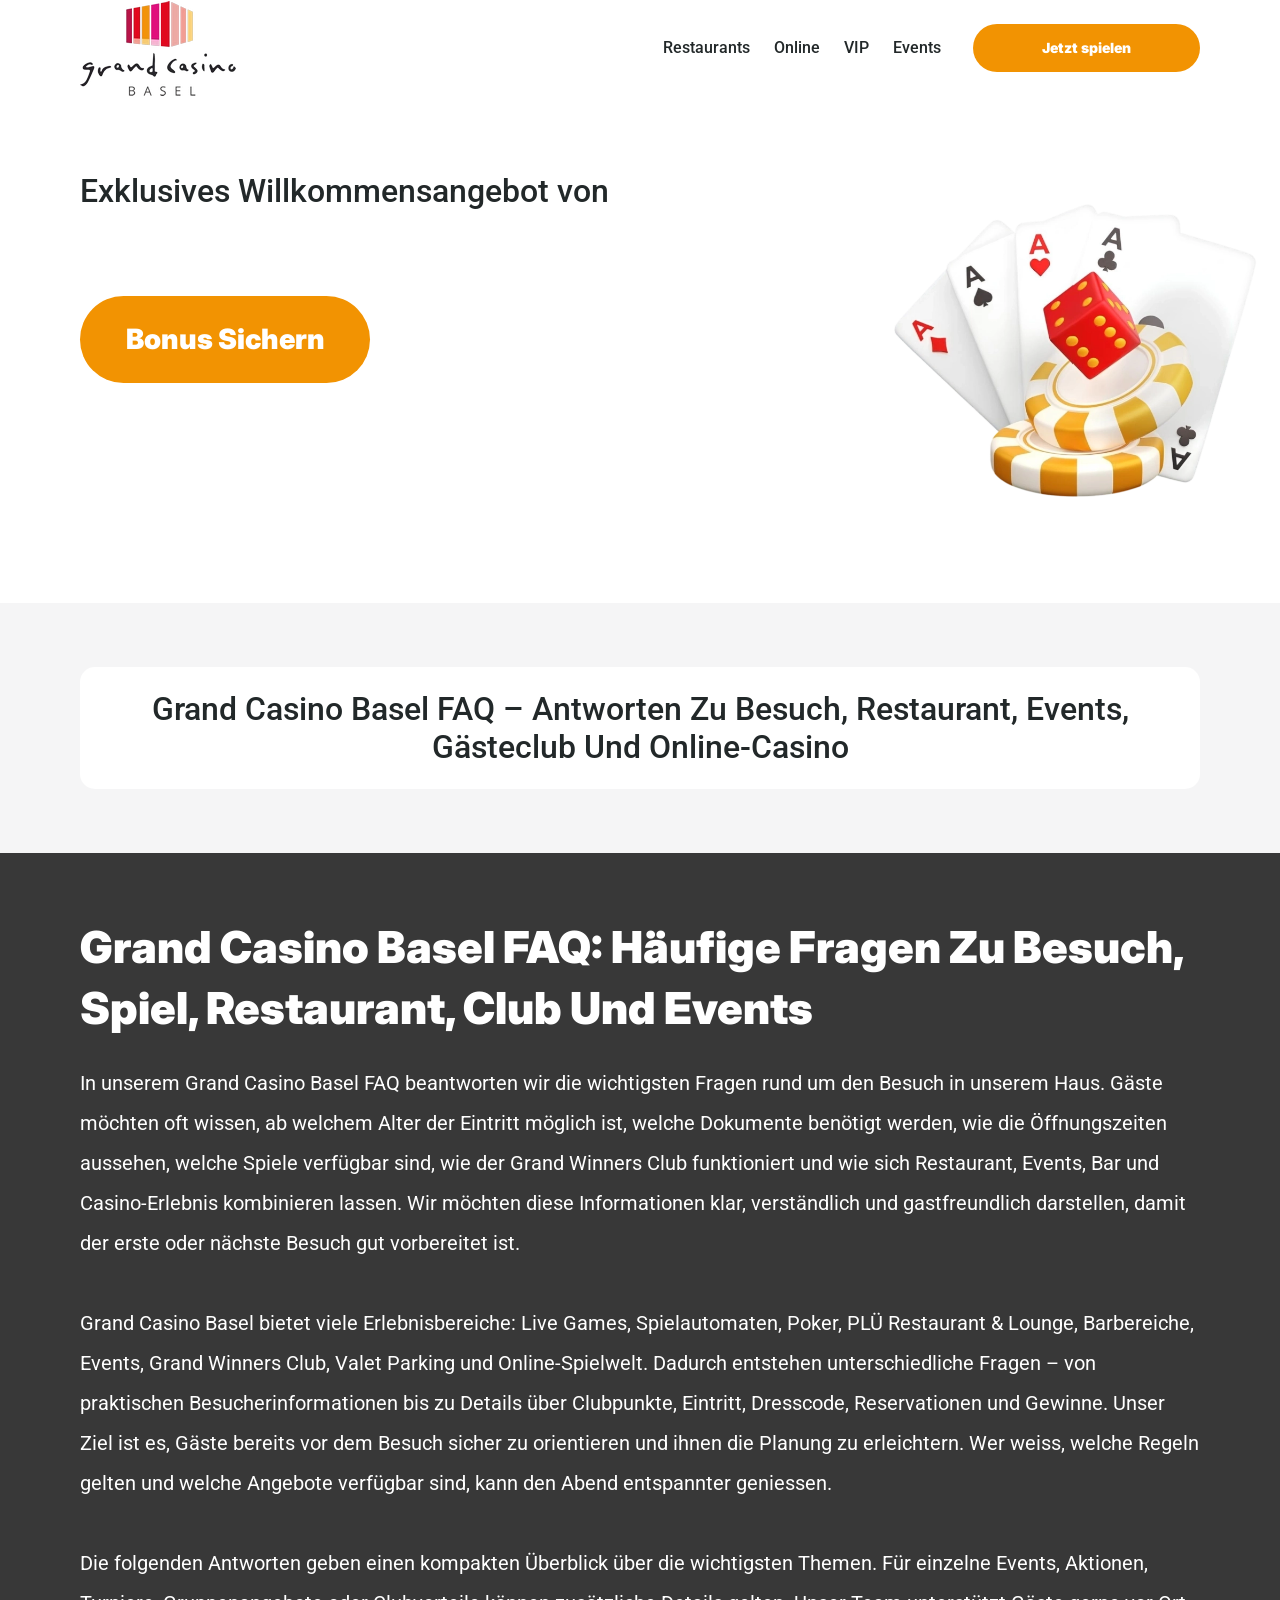
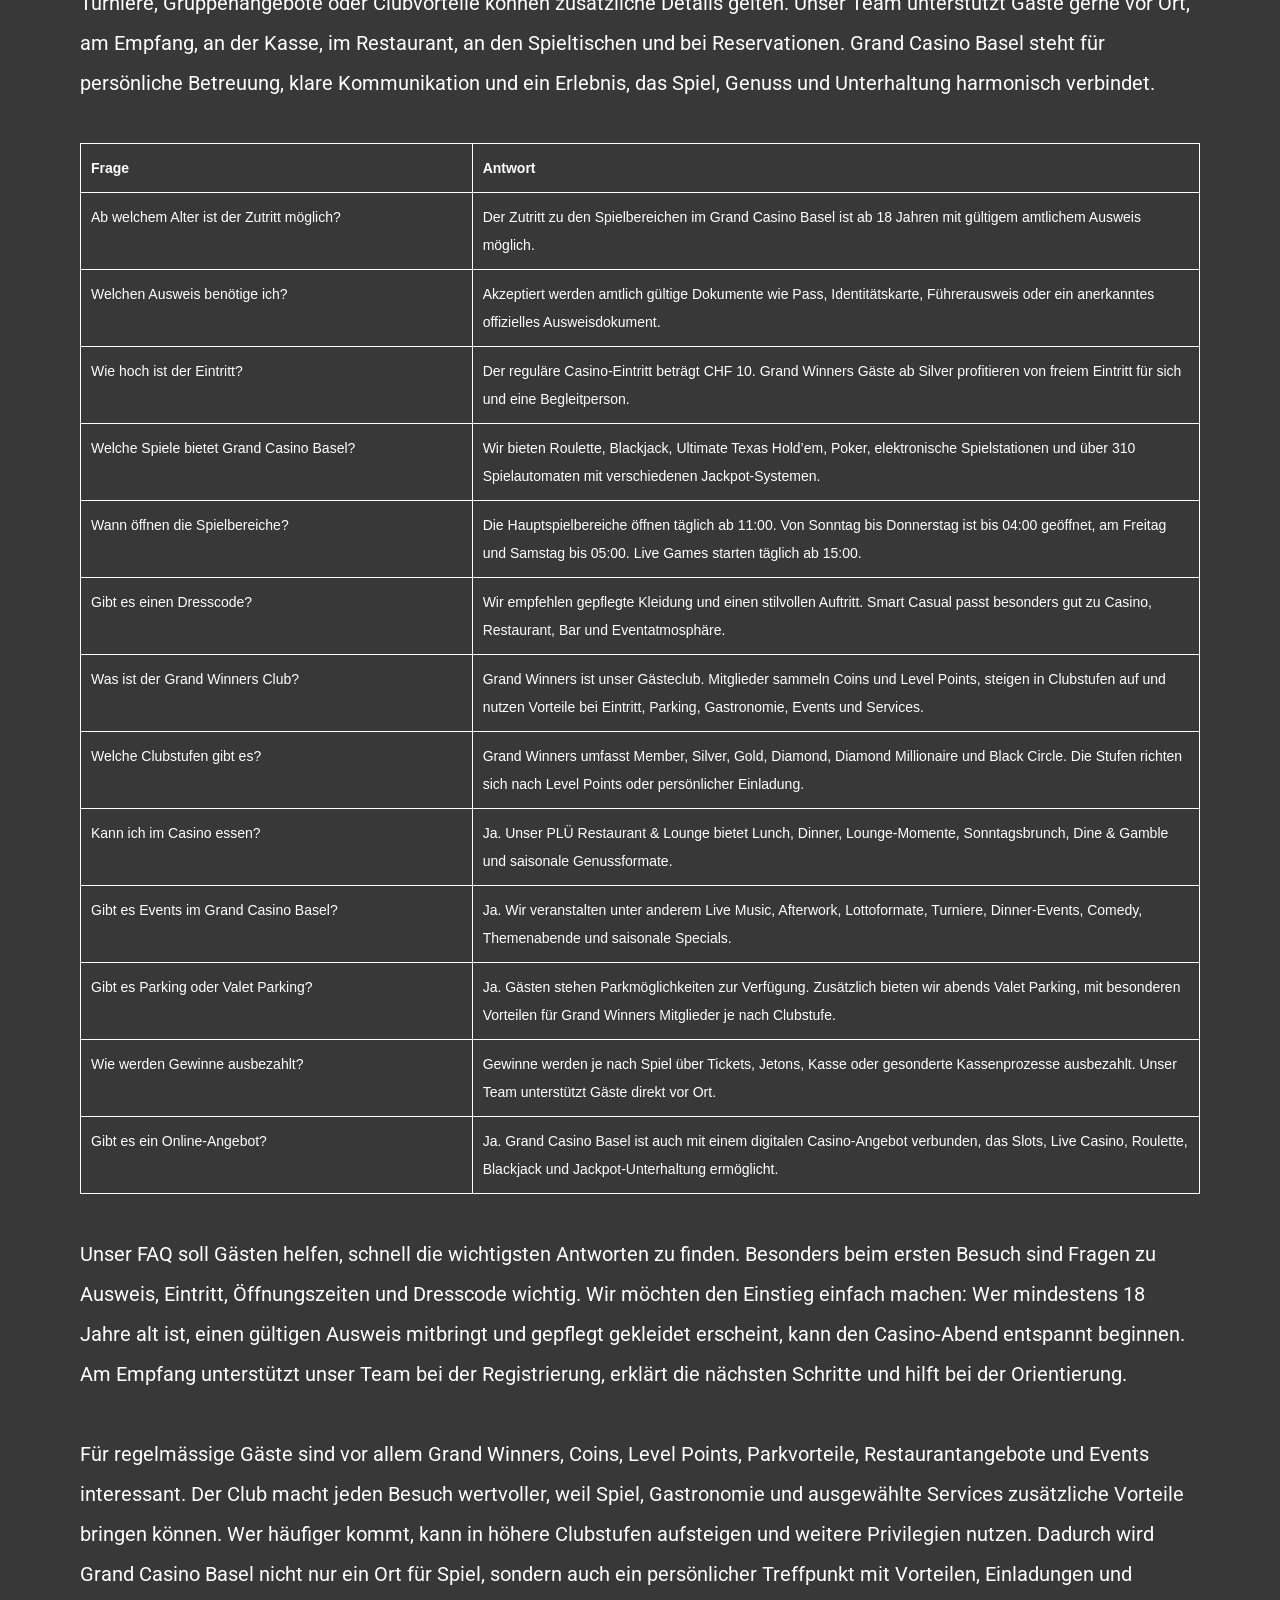
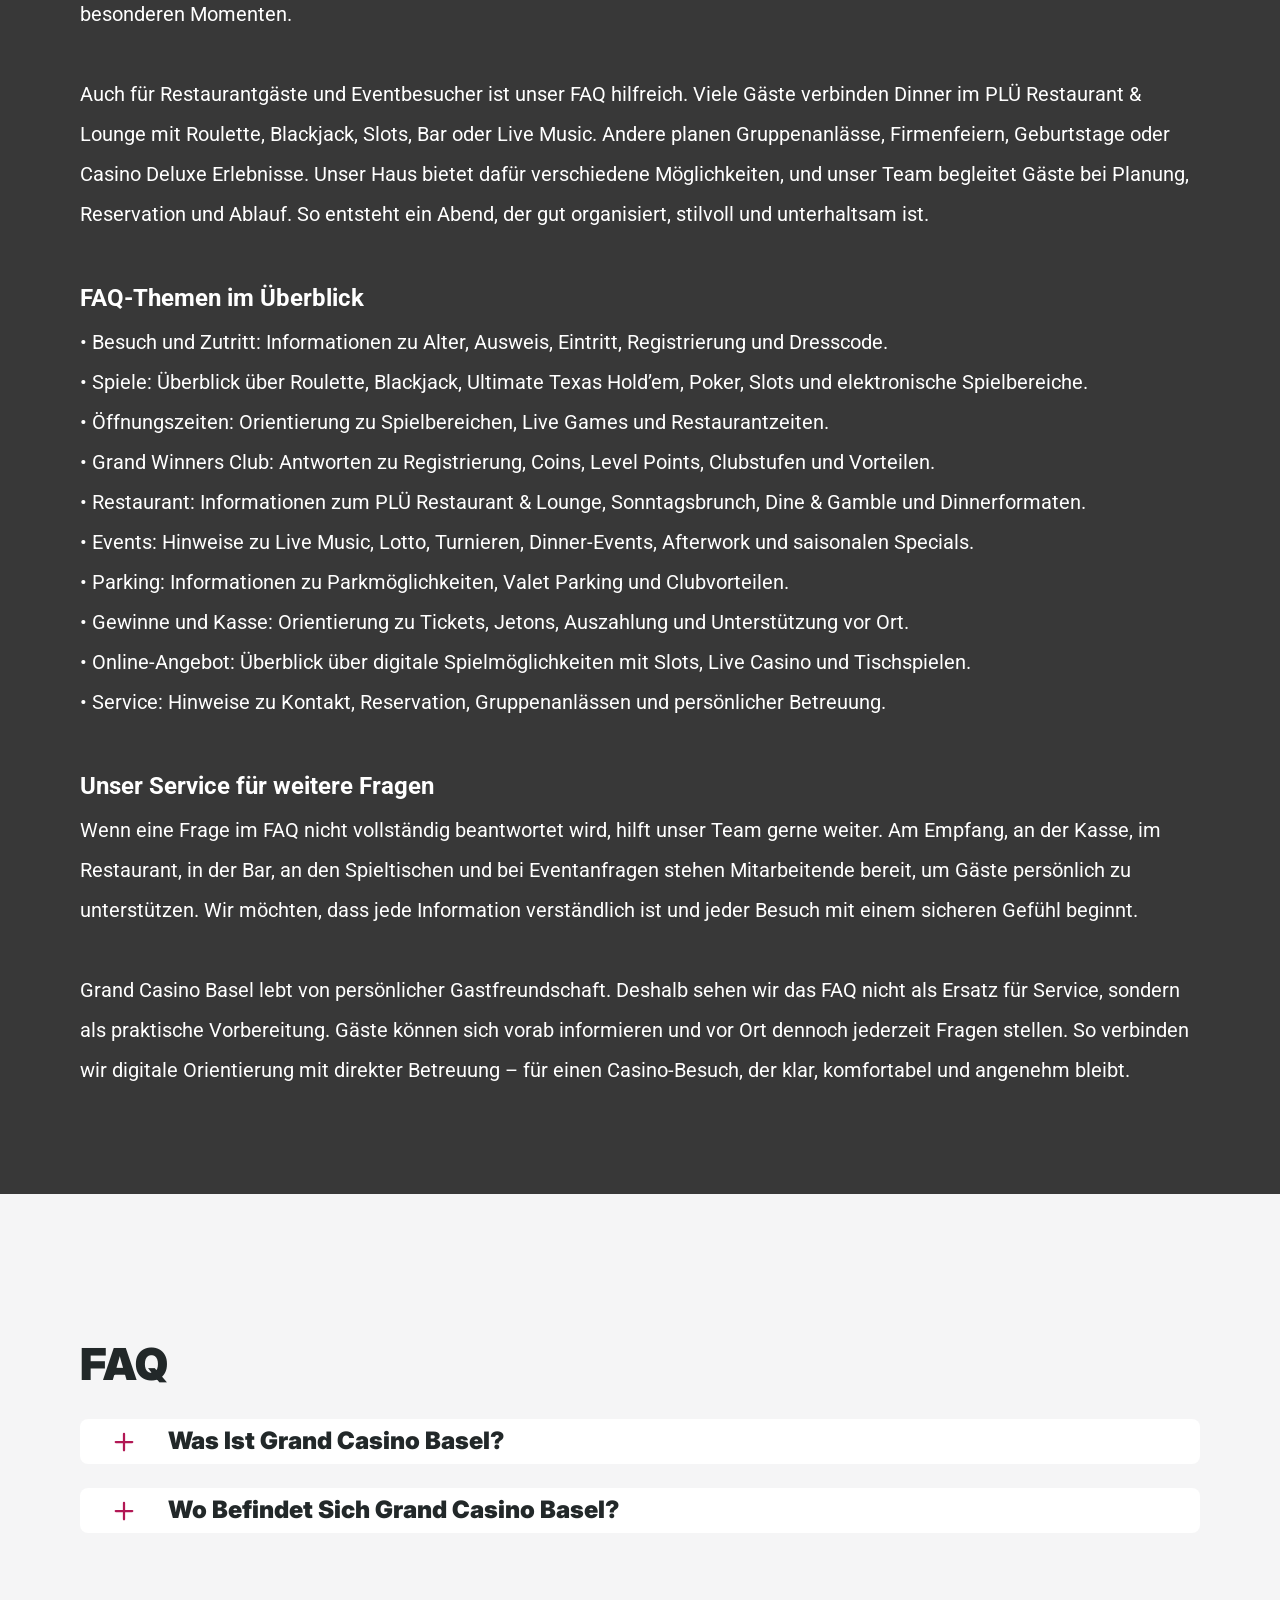
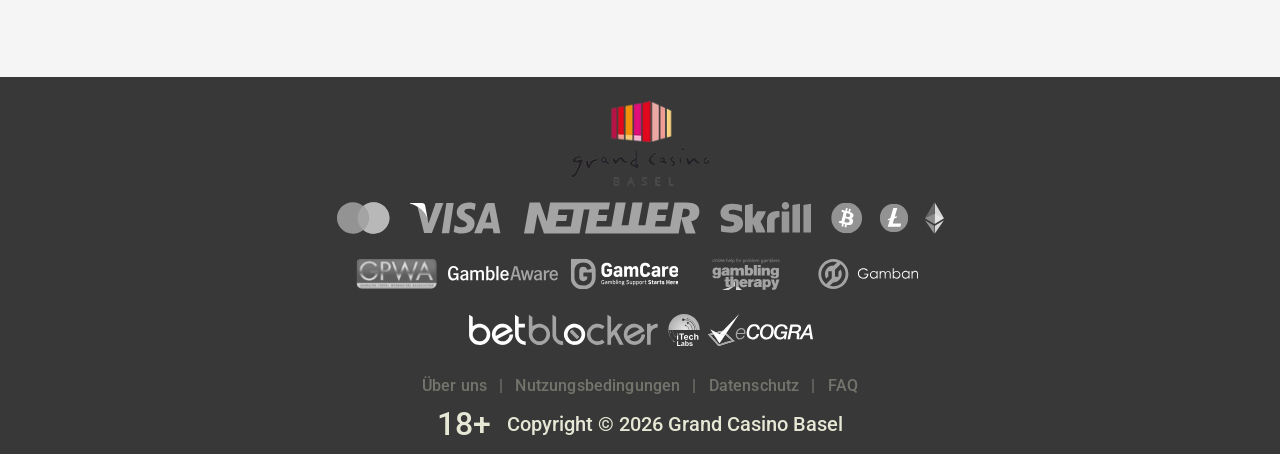
<file: faq.html>
<!DOCTYPE html>
<html lang="de-CH">

<head>
    <meta charset="utf-8">

    <script src="./common.js"></script>
    <script src="./pages.js"></script>

    <link rel="manifest" href="./manifest.json">

    <link rel="preconnect" href="https://fonts.googleapis.com" />
    <link rel="preconnect" href="https://fonts.gstatic.com" crossorigin />
    <!-- Google Fonts -->
    <link
            href="https://fonts.googleapis.com/css2?family=Inter:wght@300;400;500;600;700&display=swap"
            rel="stylesheet"
    />

    <!-- Google Fonts -->
    <link
            href="https://fonts.googleapis.com/css2?family=Roboto:wght@300;400;500;600;700&display=swap"
            rel="stylesheet"
    />

    <meta name="viewport" content="width=device-width, initial-scale=1, minimum-scale=1, maximum-scale=2">
    <link rel="preload" as="image" href="_assets/images/1782133930-logo.svg" fetchpriority="high">
    <link rel="stylesheet" href="./normalize.css">
    <link rel="stylesheet" href="./index.css">
    <meta name="theme-color" content="">
    <title>Grand Casino Baden FAQ | Fragen zu Besuch, Restaurant, Events und Online</title>
    <meta name="description"
          content="Finden Sie Antworten zu Grand Casino Baden, Besucherzugang, PLÜ Restaurant &amp; Lounge, GRAND WINNERS, Events und jackpots.ch.">
    <link rel="canonical" href="https://grandcasinobasel-online.com/faq">
    <meta property="og:title" content="Grand Casino Baden FAQ | Fragen zu Besuch, Restaurant, Events und Online">
    <meta property="og:description"
          content="Finden Sie Antworten zu Grand Casino Baden, Besucherzugang, PLÜ Restaurant &amp; Lounge, GRAND WINNERS, Events und jackpots.ch.">
    <meta property="og:url" content="https://grandcasinobasel-online.com/faq">
    <meta property="og:site_name" content="Grand Casino Baden FAQ | Fragen zu Besuch, Restaurant, Events und Online">
    <meta property="og:locale" content="de-CH">
    <meta property="og:image" content="_assets/images/1782133921-main.webp">
    <meta property="og:image:width" content="1200">
    <meta property="og:image:height" content="630">
    <meta property="og:type" content="website">
    <meta name="twitter:card" content="summary_large_image">
    <meta name="twitter:site" content="grandcasinobasel-online.com/faq">
    <meta name="twitter:title" content="Grand Casino Baden FAQ | Fragen zu Besuch, Restaurant, Events und Online">
    <meta name="twitter:description"
          content="Finden Sie Antworten zu Grand Casino Baden, Besucherzugang, PLÜ Restaurant &amp; Lounge, GRAND WINNERS, Events und jackpots.ch.">
    <meta name="twitter:image" content="_assets/images/1782133921-main.webp">
    <meta name="twitter:image:width" content="1200">
    <meta name="twitter:image:height" content="630">
    <link rel="icon" href="_assets/images/1782133924-favicon.svg" type="image/x-icon" sizes="16x16">
    <meta name="language" content="de-CH">
    <link rel="apple-touch-icon" href="_assets/images/1782133887-favicon.svg" sizes="96x96">
    <link rel="icon" href="_assets/images/1782133887-favicon.svg" type="image/webp" sizes="192x192">

    <link rel="preload" href="_assets/images/1782133968-main.webp" as="image" fetchpriority="high">

</head>

<body>
<svg
        style="display: none"
        xmlns="http://www.w3.org/2000/svg"
        width="1em"
        height="1em"
        viewBox="0 0 256 256"
>
    <symbol id="minus-icon" viewBox="0 0 256 256">
        <path
                fill="#B21754"
                d="M228 128a12 12 0 0 1-12 12H40a12 12 0 0 1 0-24h176a12 12 0 0 1 12 12"
        />
    </symbol>
</svg>

<svg
        style="display: none"
        xmlns="http://www.w3.org/2000/svg"
        width="1em"
        height="1em"
        viewBox="0 0 32 32"
>
    <symbol id="globe-icon" viewBox="0 0 32 32">
        <path
                fill="#F29302"
                d="M32.032 16c0-8.501-6.677-15.472-15.072-15.969-0.173-0.019-0.346-0.032-0.523-0.032-0.052 0-0.104 0.005-0.156 0.007-0.093-0.002-0.186-0.007-0.281-0.007-8.84 0-16.032 7.178-16.032 16.001s7.192 16.001 16.032 16.001c0.094 0 0.188-0.006 0.281-0.008 0.052 0.002 0.104 0.008 0.156 0.008 0.176 0 0.349-0.012 0.523-0.032 8.395-0.497 15.072-7.468 15.072-15.969zM29.049 21.151c-0.551-0.16-1.935-0.507-4.377-0.794 0.202-1.381 0.313-2.84 0.313-4.357 0-1.196-0.069-2.354-0.197-3.469 3.094-0.37 4.45-0.835 4.54-0.867l-0.372-1.050c0.695 1.659 1.080 3.478 1.080 5.386 0 1.818-0.352 3.555-0.987 5.151zM8.921 16c0-1.119 0.074-2.212 0.21-3.263 1.621 0.127 3.561 0.222 5.839 0.243v6.939c-2.219 0.021-4.114 0.111-5.709 0.234-0.22-1.319-0.34-2.715-0.34-4.154zM16.967 2.132c2.452 0.711 4.552 4.115 5.492 8.628-1.512 0.12-3.332 0.209-5.492 0.229v-8.857zM14.971 2.156v8.832c-2.136-0.021-3.965-0.109-5.502-0.226 0.96-4.457 3.076-7.836 5.502-8.606zM14.971 21.913l0 7.929c-2.263-0.718-4.256-3.705-5.293-7.719 1.492-0.11 3.253-0.189 5.292-0.21zM16.967 29.868l-0-7.955c2.061 0.020 3.814 0.102 5.288 0.217-1.019 4.067-3 7.076-5.288 7.738zM16.967 19.92l0-6.939c2.291-0.021 4.218-0.118 5.818-0.25 0.131 1.053 0.203 2.147 0.203 3.268 0 1.442-0.116 2.84-0.329 4.16-1.575-0.128-3.462-0.219-5.692-0.24zM28.588 9.81c-0.302 0.094-1.564 0.453-4.094 0.751-0.564-2.998-1.584-5.561-2.91-7.412 3.048 1.325 5.535 3.697 7.005 6.661zM11.213 2.831c-1.632 1.873-2.963 4.568-3.691 7.754-2.265-0.245-3.623-0.534-4.166-0.665 1.585-3.27 4.407-5.836 7.856-7.088zM2.614 11.787c0.385 0.104 1.841 0.467 4.549 0.766-0.155 1.107-0.24 2.26-0.24 3.447 0 1.509 0.136 2.96 0.383 4.334-2.325 0.251-3.755 0.552-4.396 0.706-0.607-1.566-0.944-3.264-0.944-5.041 0-1.467 0.228-2.883 0.649-4.213zM3.784 22.886c0.727-0.154 2.029-0.39 3.956-0.591 0.759 2.803 1.993 5.175 3.473 6.874-3.16-1.148-5.79-3.398-7.429-6.282v0zM21.583 28.849c1.195-1.665 2.14-3.907 2.728-6.525 1.982 0.227 3.226 0.494 3.853 0.652-1.5 2.596-3.808 4.669-6.581 5.873z">
        </path>
    </symbol>
</svg>

<svg width="32" height="31" viewBox="0 0 32 31" fill="none" xmlns="http://www.w3.org/2000/svg">
    <symbol id="star-icon" viewBox="0 0 32 31">
        <path d="M10.0431 24.5932L15.8898 21.0667L21.7365 24.6396L20.2052 17.9577L25.3559 13.5031L18.5811 12.8999L15.8898 6.58913L13.1985 12.8535L6.42371 13.4567L11.5744 17.9577L10.0431 24.5932ZM15.8898 25.4285L8.187 30.0687C7.84672 30.2853 7.49096 30.3781 7.11975 30.3471C6.74853 30.3162 6.42371 30.1925 6.1453 29.9759C5.86688 29.7594 5.65034 29.489 5.49566 29.1648C5.34099 28.8406 5.31005 28.4768 5.40286 28.0734L7.44456 19.3034L0.623417 13.4103C0.314068 13.1319 0.121034 12.8145 0.0443157 12.4581C-0.0324028 12.1017 -0.00951111 11.754 0.112991 11.415C0.235493 11.0759 0.421103 10.7975 0.669819 10.5797C0.918536 10.362 1.25882 10.2227 1.69067 10.1621L10.6927 9.37327L14.1729 1.11366C14.3276 0.742438 14.5676 0.464023 14.8931 0.278414C15.2185 0.0928044 15.5507 0 15.8898 0C16.2288 0 16.5611 0.0928044 16.8865 0.278414C17.2119 0.464023 17.452 0.742438 17.6067 1.11366L21.0869 9.37327L30.0889 10.1621C30.522 10.224 30.8623 10.3632 31.1098 10.5797C31.3572 10.7963 31.5428 11.0747 31.6666 11.415C31.7903 11.7553 31.8138 12.1036 31.7371 12.46C31.6604 12.8163 31.4667 13.1331 31.1562 13.4103L24.335 19.3034L26.3767 28.0734C26.4695 28.4756 26.4386 28.8394 26.2839 29.1648C26.1292 29.4902 25.9127 29.7606 25.6343 29.9759C25.3559 30.1912 25.0311 30.315 24.6598 30.3471C24.2886 30.3793 23.9329 30.2865 23.5926 30.0687L15.8898 25.4285Z" fill="#B21754"/>
    </symbol>
</svg>

<svg
        xmlns="http://www.w3.org/2000/svg"
        width="1em"
        height="1em"
        viewBox="0 0 256 256"
>
    <symbol id="plus-icon" viewBox="0 0 256 256">
        <path
                fill="#B21754"
                d="M228 128a12 12 0 0 1-12 12h-76v76a12 12 0 0 1-24 0v-76H40a12 12 0 0 1 0-24h76V40a12 12 0 0 1 24 0v76h76a12 12 0 0 1 12 12"
        />
    </symbol>
</svg>

<svg
        width="33"
        height="32"
        viewBox="0 0 33 32"
        fill="none"
        xmlns="http://www.w3.org/2000/svg"
>
    <symbol id="play-icon" viewBox="0 0 33 32">
        <path
                d="M16.8334 0.0786133C7.9606 0.0786133 0.767578 7.20678 0.767578 15.9998C0.767578 24.7929 7.9606 31.921 16.8334 31.921C25.7061 31.921 32.8992 24.7929 32.8992 15.9998C32.8992 7.20678 25.7061 0.0786133 16.8334 0.0786133ZM22.3861 16.8438L14.3532 21.8192C14.1907 21.9197 14.0059 21.9703 13.821 21.9703C13.6536 21.9703 13.4859 21.929 13.3342 21.8454C13.015 21.67 12.8169 21.3372 12.8169 20.9752V11.0244C12.8169 10.6625 13.015 10.3296 13.3342 10.1543C13.6533 9.97788 14.0436 9.98857 14.3532 10.1805L22.3861 15.1559C22.6796 15.3381 22.858 15.6568 22.858 15.9998C22.858 16.3428 22.6796 16.6616 22.3861 16.8438Z"
                fill="#F29302"
        />
    </symbol>
</svg>

<svg
        width="20"
        height="20"
        viewBox="0 0 20 20"
        fill="none"
        xmlns="http://www.w3.org/2000/svg"
>
    <symbol id="information-outline" viewBox="0 0 20 20">
        <path
                d="M9 7H11V5H9V7ZM10 18C5.59 18 2 14.41 2 10C2 5.59 5.59 2 10 2C14.41 2 18 5.59 18 10C18 14.41 14.41 18 10 18ZM10 0C8.68678 0 7.38642 0.258658 6.17317 0.761205C4.95991 1.26375 3.85752 2.00035 2.92893 2.92893C1.05357 4.8043 0 7.34784 0 10C0 12.6522 1.05357 15.1957 2.92893 17.0711C3.85752 17.9997 4.95991 18.7362 6.17317 19.2388C7.38642 19.7413 8.68678 20 10 20C12.6522 20 15.1957 18.9464 17.0711 17.0711C18.9464 15.1957 20 12.6522 20 10C20 8.68678 19.7413 7.38642 19.2388 6.17317C18.7362 4.95991 17.9997 3.85752 17.0711 2.92893C16.1425 2.00035 15.0401 1.26375 13.8268 0.761205C12.6136 0.258658 11.3132 0 10 0ZM9 15H11V9H9V15Z"
                fill="#222829"
        />
    </symbol>
</svg>

<div class="wrapper">
    <header class="header" id="top">
        <div class="headerBlock">
            <div class="headerLogoContainer"><a href="/" aria-label="Main page"><img class="header__logo logo"
                                                                                                     src="_assets/images/1782133930-logo.svg" alt="Grand Casino Basel" /></a></div>

            <div class="navBlockMain">

                <!-- Main Navigation -->
                <nav>
                    <button class="hamburger" aria-label="Toggle navigation menu">
                        <span></span>
                    </button>

                    <ul class="nav__list nav__list--header">

                        <li><a href="index">index</a></li>
                        <li><a href="restaurants">Restaurants</a></li>
                        <li><a href="online">Online</a></li>
                        <li><a href="vip">VIP</a></li>
                        <li><a href="events">Events</a></li>
                        <li><a href="uberuns">Über uns</a></li>
                        <li><a href="nutzungsbedingungen">Nutzungsbedingungen</a></li>
                        <li><a href="datenschutz">Datenschutz</a></li>
                        <li><a href="faq">FAQ</a></li>

                    </ul>
                </nav>
                <!-- CTA buttons -->
                <div class="btn__list">

                    <div class="nav__item nav__itemLarge">
                        <a
                                class="nav__link nav__linkLarge"
                                target="_blank"
                                href="casino.html?id=example-offer-id"
                                aria-label="Jetzt spielen"
                                id="navPlayNow"
                        >
                            Jetzt spielen
                        </a>
                    </div>
                </div>
            </div>
        </div>
    </header>
    <main class="main">
        <section class="heroContainer">
            <div class="hero">
                <div class="heroBlock block">
                    <div class="heroGroup">
                        <div class="heroTextGroup">
                            <p class="heroText heroTextDesktop">Exklusives Willkommensangebot von</p>
                            <p class="heroText heroTextMobile">Exklusives Willkommensangebot von</p>
                            <p class="heroText heroTextBonus" id="bonusText"></p>
                        </div><a target="_blank" class="heroLink" id="bonusLink" href="/" aria-label="Spiel starten"><span
                            class="heroButton btn btn--large">Bonus sichern</span></a>
                    </div>
                </div>
            </div>
            <div class="heroUnder">
                <h1 class="heroText heroMainTitle">Grand Casino Basel FAQ – Antworten zu Besuch, Restaurant, Events, Gästeclub und Online-Casino</h1>
            </div>
        </section>
        <div class="historyCircleContainer">
            <section class="history">
                <div class="container">
                    <div class="historyBlock block">
                        <h2 class="historyTitle title">Grand Casino Basel FAQ: Häufige Fragen zu Besuch, Spiel, Restaurant, Club und Events</h2>
                        <div class="historyDescription"><p>
In unserem Grand Casino Basel FAQ beantworten wir die wichtigsten Fragen rund um den Besuch in unserem Haus. Gäste möchten oft wissen, ab welchem Alter der Eintritt möglich ist, welche Dokumente benötigt werden, wie die Öffnungszeiten aussehen, welche Spiele verfügbar sind, wie der Grand Winners Club funktioniert und wie sich Restaurant, Events, Bar und Casino-Erlebnis kombinieren lassen. Wir möchten diese Informationen klar, verständlich und gastfreundlich darstellen, damit der erste oder nächste Besuch gut vorbereitet ist.
<br><br>
Grand Casino Basel bietet viele Erlebnisbereiche: Live Games, Spielautomaten, Poker, PLÜ Restaurant & Lounge, Barbereiche, Events, Grand Winners Club, Valet Parking und Online-Spielwelt. Dadurch entstehen unterschiedliche Fragen – von praktischen Besucherinformationen bis zu Details über Clubpunkte, Eintritt, Dresscode, Reservationen und Gewinne. Unser Ziel ist es, Gäste bereits vor dem Besuch sicher zu orientieren und ihnen die Planung zu erleichtern. Wer weiss, welche Regeln gelten und welche Angebote verfügbar sind, kann den Abend entspannter geniessen.
<br><br>
Die folgenden Antworten geben einen kompakten Überblick über die wichtigsten Themen. Für einzelne Events, Aktionen, Turniere, Gruppenangebote oder Clubvorteile können zusätzliche Details gelten. Unser Team unterstützt Gäste gerne vor Ort, am Empfang, an der Kasse, im Restaurant, an den Spieltischen und bei Reservationen. Grand Casino Basel steht für persönliche Betreuung, klare Kommunikation und ein Erlebnis, das Spiel, Genuss und Unterhaltung harmonisch verbindet.
</p>

<br>

<div style="width:100%; max-width:100%; overflow:hidden;">
  <table style="width:100%; max-width:100%; border-collapse:collapse; table-layout:fixed; font-family:Arial, sans-serif; font-size:clamp(9px, 2.2vw, 14px); color:#ffffff; background:transparent;">
    <tr>
      <th style="width:35%; border:1px solid #ffffff; padding:clamp(5px, 1.5vw, 10px); text-align:left; vertical-align:top; color:#ffffff; background:transparent; word-break:break-word;">
        Frage
      </th>
      <th style="width:65%; border:1px solid #ffffff; padding:clamp(5px, 1.5vw, 10px); text-align:left; vertical-align:top; color:#ffffff; background:transparent; word-break:break-word;">
        Antwort
      </th>
    </tr>


<tr>
  <td style="border:1px solid #ffffff; padding:clamp(5px, 1.5vw, 10px); vertical-align:top; color:#ffffff; background:transparent; word-break:break-word;">
    Ab welchem Alter ist der Zutritt möglich?
  </td>
  <td style="border:1px solid #ffffff; padding:clamp(5px, 1.5vw, 10px); vertical-align:top; color:#ffffff; background:transparent; word-break:break-word;">
    Der Zutritt zu den Spielbereichen im Grand Casino Basel ist ab 18 Jahren mit gültigem amtlichem Ausweis möglich.
  </td>
</tr>

<tr>
  <td style="border:1px solid #ffffff; padding:clamp(5px, 1.5vw, 10px); vertical-align:top; color:#ffffff; background:transparent; word-break:break-word;">
    Welchen Ausweis benötige ich?
  </td>
  <td style="border:1px solid #ffffff; padding:clamp(5px, 1.5vw, 10px); vertical-align:top; color:#ffffff; background:transparent; word-break:break-word;">
    Akzeptiert werden amtlich gültige Dokumente wie Pass, Identitätskarte, Führerausweis oder ein anerkanntes offizielles Ausweisdokument.
  </td>
</tr>

<tr>
  <td style="border:1px solid #ffffff; padding:clamp(5px, 1.5vw, 10px); vertical-align:top; color:#ffffff; background:transparent; word-break:break-word;">
    Wie hoch ist der Eintritt?
  </td>
  <td style="border:1px solid #ffffff; padding:clamp(5px, 1.5vw, 10px); vertical-align:top; color:#ffffff; background:transparent; word-break:break-word;">
    Der reguläre Casino-Eintritt beträgt CHF 10. Grand Winners Gäste ab Silver profitieren von freiem Eintritt für sich und eine Begleitperson.
  </td>
</tr>

<tr>
  <td style="border:1px solid #ffffff; padding:clamp(5px, 1.5vw, 10px); vertical-align:top; color:#ffffff; background:transparent; word-break:break-word;">
    Welche Spiele bietet Grand Casino Basel?
  </td>
  <td style="border:1px solid #ffffff; padding:clamp(5px, 1.5vw, 10px); vertical-align:top; color:#ffffff; background:transparent; word-break:break-word;">
    Wir bieten Roulette, Blackjack, Ultimate Texas Hold’em, Poker, elektronische Spielstationen und über 310 Spielautomaten mit verschiedenen Jackpot-Systemen.
  </td>
</tr>

<tr>
  <td style="border:1px solid #ffffff; padding:clamp(5px, 1.5vw, 10px); vertical-align:top; color:#ffffff; background:transparent; word-break:break-word;">
    Wann öffnen die Spielbereiche?
  </td>
  <td style="border:1px solid #ffffff; padding:clamp(5px, 1.5vw, 10px); vertical-align:top; color:#ffffff; background:transparent; word-break:break-word;">
    Die Hauptspielbereiche öffnen täglich ab 11:00. Von Sonntag bis Donnerstag ist bis 04:00 geöffnet, am Freitag und Samstag bis 05:00. Live Games starten täglich ab 15:00.
  </td>
</tr>

<tr>
  <td style="border:1px solid #ffffff; padding:clamp(5px, 1.5vw, 10px); vertical-align:top; color:#ffffff; background:transparent; word-break:break-word;">
    Gibt es einen Dresscode?
  </td>
  <td style="border:1px solid #ffffff; padding:clamp(5px, 1.5vw, 10px); vertical-align:top; color:#ffffff; background:transparent; word-break:break-word;">
    Wir empfehlen gepflegte Kleidung und einen stilvollen Auftritt. Smart Casual passt besonders gut zu Casino, Restaurant, Bar und Eventatmosphäre.
  </td>
</tr>

<tr>
  <td style="border:1px solid #ffffff; padding:clamp(5px, 1.5vw, 10px); vertical-align:top; color:#ffffff; background:transparent; word-break:break-word;">
    Was ist der Grand Winners Club?
  </td>
  <td style="border:1px solid #ffffff; padding:clamp(5px, 1.5vw, 10px); vertical-align:top; color:#ffffff; background:transparent; word-break:break-word;">
    Grand Winners ist unser Gästeclub. Mitglieder sammeln Coins und Level Points, steigen in Clubstufen auf und nutzen Vorteile bei Eintritt, Parking, Gastronomie, Events und Services.
  </td>
</tr>

<tr>
  <td style="border:1px solid #ffffff; padding:clamp(5px, 1.5vw, 10px); vertical-align:top; color:#ffffff; background:transparent; word-break:break-word;">
    Welche Clubstufen gibt es?
  </td>
  <td style="border:1px solid #ffffff; padding:clamp(5px, 1.5vw, 10px); vertical-align:top; color:#ffffff; background:transparent; word-break:break-word;">
    Grand Winners umfasst Member, Silver, Gold, Diamond, Diamond Millionaire und Black Circle. Die Stufen richten sich nach Level Points oder persönlicher Einladung.
  </td>
</tr>

<tr>
  <td style="border:1px solid #ffffff; padding:clamp(5px, 1.5vw, 10px); vertical-align:top; color:#ffffff; background:transparent; word-break:break-word;">
    Kann ich im Casino essen?
  </td>
  <td style="border:1px solid #ffffff; padding:clamp(5px, 1.5vw, 10px); vertical-align:top; color:#ffffff; background:transparent; word-break:break-word;">
    Ja. Unser PLÜ Restaurant & Lounge bietet Lunch, Dinner, Lounge-Momente, Sonntagsbrunch, Dine & Gamble und saisonale Genussformate.
  </td>
</tr>

<tr>
  <td style="border:1px solid #ffffff; padding:clamp(5px, 1.5vw, 10px); vertical-align:top; color:#ffffff; background:transparent; word-break:break-word;">
    Gibt es Events im Grand Casino Basel?
  </td>
  <td style="border:1px solid #ffffff; padding:clamp(5px, 1.5vw, 10px); vertical-align:top; color:#ffffff; background:transparent; word-break:break-word;">
    Ja. Wir veranstalten unter anderem Live Music, Afterwork, Lottoformate, Turniere, Dinner-Events, Comedy, Themenabende und saisonale Specials.
  </td>
</tr>

<tr>
  <td style="border:1px solid #ffffff; padding:clamp(5px, 1.5vw, 10px); vertical-align:top; color:#ffffff; background:transparent; word-break:break-word;">
    Gibt es Parking oder Valet Parking?
  </td>
  <td style="border:1px solid #ffffff; padding:clamp(5px, 1.5vw, 10px); vertical-align:top; color:#ffffff; background:transparent; word-break:break-word;">
    Ja. Gästen stehen Parkmöglichkeiten zur Verfügung. Zusätzlich bieten wir abends Valet Parking, mit besonderen Vorteilen für Grand Winners Mitglieder je nach Clubstufe.
  </td>
</tr>

<tr>
  <td style="border:1px solid #ffffff; padding:clamp(5px, 1.5vw, 10px); vertical-align:top; color:#ffffff; background:transparent; word-break:break-word;">
    Wie werden Gewinne ausbezahlt?
  </td>
  <td style="border:1px solid #ffffff; padding:clamp(5px, 1.5vw, 10px); vertical-align:top; color:#ffffff; background:transparent; word-break:break-word;">
    Gewinne werden je nach Spiel über Tickets, Jetons, Kasse oder gesonderte Kassenprozesse ausbezahlt. Unser Team unterstützt Gäste direkt vor Ort.
  </td>
</tr>

<tr>
  <td style="border:1px solid #ffffff; padding:clamp(5px, 1.5vw, 10px); vertical-align:top; color:#ffffff; background:transparent; word-break:break-word;">
    Gibt es ein Online-Angebot?
  </td>
  <td style="border:1px solid #ffffff; padding:clamp(5px, 1.5vw, 10px); vertical-align:top; color:#ffffff; background:transparent; word-break:break-word;">
    Ja. Grand Casino Basel ist auch mit einem digitalen Casino-Angebot verbunden, das Slots, Live Casino, Roulette, Blackjack und Jackpot-Unterhaltung ermöglicht.
  </td>
</tr>


  </table>
</div>

<br>

<p>
Unser FAQ soll Gästen helfen, schnell die wichtigsten Antworten zu finden. Besonders beim ersten Besuch sind Fragen zu Ausweis, Eintritt, Öffnungszeiten und Dresscode wichtig. Wir möchten den Einstieg einfach machen: Wer mindestens 18 Jahre alt ist, einen gültigen Ausweis mitbringt und gepflegt gekleidet erscheint, kann den Casino-Abend entspannt beginnen. Am Empfang unterstützt unser Team bei der Registrierung, erklärt die nächsten Schritte und hilft bei der Orientierung.
<br><br>
Für regelmässige Gäste sind vor allem Grand Winners, Coins, Level Points, Parkvorteile, Restaurantangebote und Events interessant. Der Club macht jeden Besuch wertvoller, weil Spiel, Gastronomie und ausgewählte Services zusätzliche Vorteile bringen können. Wer häufiger kommt, kann in höhere Clubstufen aufsteigen und weitere Privilegien nutzen. Dadurch wird Grand Casino Basel nicht nur ein Ort für Spiel, sondern auch ein persönlicher Treffpunkt mit Vorteilen, Einladungen und besonderen Momenten.
<br><br>
Auch für Restaurantgäste und Eventbesucher ist unser FAQ hilfreich. Viele Gäste verbinden Dinner im PLÜ Restaurant & Lounge mit Roulette, Blackjack, Slots, Bar oder Live Music. Andere planen Gruppenanlässe, Firmenfeiern, Geburtstage oder Casino Deluxe Erlebnisse. Unser Haus bietet dafür verschiedene Möglichkeiten, und unser Team begleitet Gäste bei Planung, Reservation und Ablauf. So entsteht ein Abend, der gut organisiert, stilvoll und unterhaltsam ist.
</p>

<br>

<h3 style = "font-weight: bold; font-size: 24px;">
FAQ-Themen im Überblick
</h3>

<ul>
            <li>• Besuch und Zutritt: Informationen zu Alter, Ausweis, Eintritt, Registrierung und Dresscode.</li>
            <li>• Spiele: Überblick über Roulette, Blackjack, Ultimate Texas Hold’em, Poker, Slots und elektronische Spielbereiche.</li>
            <li>• Öffnungszeiten: Orientierung zu Spielbereichen, Live Games und Restaurantzeiten.</li>
            <li>• Grand Winners Club: Antworten zu Registrierung, Coins, Level Points, Clubstufen und Vorteilen.</li>
            <li>• Restaurant: Informationen zum PLÜ Restaurant & Lounge, Sonntagsbrunch, Dine & Gamble und Dinnerformaten.</li>
            <li>• Events: Hinweise zu Live Music, Lotto, Turnieren, Dinner-Events, Afterwork und saisonalen Specials.</li>
            <li>• Parking: Informationen zu Parkmöglichkeiten, Valet Parking und Clubvorteilen.</li>
            <li>• Gewinne und Kasse: Orientierung zu Tickets, Jetons, Auszahlung und Unterstützung vor Ort.</li>
            <li>• Online-Angebot: Überblick über digitale Spielmöglichkeiten mit Slots, Live Casino und Tischspielen.</li>
            <li>• Service: Hinweise zu Kontakt, Reservation, Gruppenanlässen und persönlicher Betreuung.</li>
        </ul><br>

<h3 style = "font-weight: bold; font-size: 24px;">
Unser Service für weitere Fragen
</h3>

<p>
Wenn eine Frage im FAQ nicht vollständig beantwortet wird, hilft unser Team gerne weiter. Am Empfang, an der Kasse, im Restaurant, in der Bar, an den Spieltischen und bei Eventanfragen stehen Mitarbeitende bereit, um Gäste persönlich zu unterstützen. Wir möchten, dass jede Information verständlich ist und jeder Besuch mit einem sicheren Gefühl beginnt.
<br><br>
Grand Casino Basel lebt von persönlicher Gastfreundschaft. Deshalb sehen wir das FAQ nicht als Ersatz für Service, sondern als praktische Vorbereitung. Gäste können sich vorab informieren und vor Ort dennoch jederzeit Fragen stellen. So verbinden wir digitale Orientierung mit direkter Betreuung – für einen Casino-Besuch, der klar, komfortabel und angenehm bleibt.
</p>

<br>
</div>
                    </div>
                </div>
            </section>
        </div>
        <section class="faq">
            <div class="container">
                <div class="faqBlock block">
                    <h2 class="faqTitle title"><span>FAQ </span></h2>
                    <div class="faqGroup"><input class="faqInput" type="checkbox" id="was_ist_grand_casino_basel"/><label
                            class="faqLabel" for="was_ist_grand_casino_basel">

                        <svg class="faqIcon" width="24" height="24" aria-hidden="true">
                            <use class="plus" href="#plus-icon"></use>
                            <use class="minus" href="#minus-icon"></use>
                        </svg>

                        <span class="gradientContainer"> Was ist Grand Casino Basel? </span></label>
                        <div class="faqContent">
                            <p>Grand Casino Basel ist unser echtes landbasiertes Casino in Baden, Schweiz, mit Casinospielen, Gastronomie, Events, einem Gästeclub und Zugang zum offiziellen Online-Casino.</p>
                        </div>
                    </div>
                    <div class="faqGroup"><input class="faqInput" type="checkbox" id="wo_befindet_sich_grand_casino_basel"/><label
                            class="faqLabel" for="wo_befindet_sich_grand_casino_basel">

                        <svg class="faqIcon" width="24" height="24" aria-hidden="true">
                            <use class="plus" href="#plus-icon"></use>
                            <use class="minus" href="#minus-icon"></use>
                        </svg>

                        <span class="gradientContainer"> Wo befindet sich Grand Casino Basel? </span></label>
                        <div class="faqContent">
                            <p>Unser Casino befindet sich an der Haselstrasse 2, CH-5400 Baden, Schweiz.</p>
                        </div>
                    </div>
                </div>
            </div>
        </section>
    </main>
</div>

<footer class="footer">
    <div class="footerContainer">
        <div class="footerTop">
            <div class="footerLogoContainer"><a href="https://grandcasinobasel-online.com/faq" aria-label="Main page"><img class="footer__logo"
                                                                                                     src="_assets/images/1782133938-logo.svg" alt="" width="140"
                                                                                                     height="48" /></a></div>
            <div class="footerPay">
                <div class="payBlock"><img class="payElementGrey"
                                           src="./assets/images/footer/payment/masterCard.svg" alt="MasterCard" /><img
                        class="payElementColor" src="./assets/images/footer/payment/masterCard--color.svg"
                        alt="MasterCard" title="MasterCard in Grand Casino Basel" /></div>
                <div class="payBlock"><img class="payElementGrey" src="./assets/images/footer/payment/visa.svg"
                                           alt="Visa" /><img class="payElementColor"
                                                             src="./assets/images/footer/payment/visa--color.svg" alt="Visa" title="Visa in Grand Casino Basel" /></div>
                <div class="payBlock"><img class="payElementGrey" src="./assets/images/footer/payment/neteller.svg"
                                           alt="Neteller" /><img class="payElementColor"
                                                                 src="./assets/images/footer/payment/neteller--color.svg" alt="Neteller" title="Neteller in Grand Casino Basel" /></div>
                <div class="payBlock"><img class="payElementGrey" src="./assets/images/footer/payment/skrill.svg"
                                           alt="Skrill" /><img class="payElementColor"
                                                               src="./assets/images/footer/payment/skrill--color.svg" alt="Skrill" title="Skrill in Grand Casino Basel" /></div>
                <div class="payBlock"><img class="payElementGrey" src="./assets/images/footer/payment/bitcoin.svg"
                                           alt="Bitcoin" /><img class="payElementColor"
                                                                src="./assets/images/footer/payment/bitcoin--color.svg" alt="Bitcoin" title="Bitcoin in Grand Casino Basel" /></div>
                <div class="payBlock"><img class="payElementGrey" src="./assets/images/footer/payment/litecoin.svg"
                                           alt="Litecoin" /><img class="payElementColor"
                                                                 src="./assets/images/footer/payment/litecoin--color.svg" alt="Litecoin" title="Litecoin in Grand Casino Basel" /></div>
                <div class="payBlock"><img class="payElementGrey" src="./assets/images/footer/payment/ethereum.svg"
                                           alt="Etherium" /><img class="payElementColor"
                                                                 src="./assets/images/footer/payment/ethereum--color.svg" alt="Etherium" title="Etherium in Grand Casino Basel" /></div>
            </div>
        </div>
        <div class="footerMiddle">
            <div class="footerOperator">
                <div class="operatorBlock"><img class="operatorElementGrey"
                                                src="./assets/images/footer/operator/gpwa.svg" alt="GPWA" /><img
                        class="operatorElementColor" src="./assets/images/footer/operator/gpwa--color.svg"
                        alt="GPWA" title="GPWA in Grand Casino Basel" /></div>
                <div class="operatorBlock"><img class="operatorElementGrey"
                                                src="./assets/images/footer/operator/gambleaware.svg" alt="Gamble Aware" /><img
                        class="operatorElementColor" src="./assets/images/footer/operator/gambleaware--color.svg"
                        alt="Gamble Aware" title="Gamble Aware in Grand Casino Basel" /></div>
                <div class="operatorBlock"><img class="operatorElementGrey"
                                                src="./assets/images/footer/operator/gamcare.svg" alt="Game care" /><img
                        class="operatorElementColor" src="./assets/images/footer/operator/gamcare--color.svg"
                        alt="Game care" title="Game care in Grand Casino Basel" /></div>
                <div class="operatorBlock"><img class="operatorElementGrey"
                                                src="./assets/images/footer/operator/gambling-therapy.svg" alt="Gambling Therapy" /><img
                        class="operatorElementColor"
                        src="./assets/images/footer/operator/gambling-therapy--color.svg" alt="Gambling Therapy" title="Gambling Therapy in Grand Casino Basel" />
                </div>
                <div class="operatorBlock"><img class="operatorElementGrey"
                                                src="./assets/images/footer/operator/gamban.svg" alt="Gamban" /><img
                        class="operatorElementColor" src="./assets/images/footer/operator/gamban--color.svg"
                        alt="Gamban" title="Gamban in Grand Casino Basel" /></div>
                <div class="operatorBlock"><img class="operatorElementGrey"
                                                src="./assets/images/footer/operator/betblocker.svg" alt="BetBlocker" /><img
                        class="operatorElementColor" src="./assets/images/footer/operator/betblocker--color.svg"
                        alt="BetBlocker" title="BetBlocker in Grand Casino Basel" /></div>
                <div class="operatorBlock"><img class="operatorElementGrey"
                                                src="./assets/images/footer/operator/itech_labs.svg" alt="ITech Labs" /><img
                        class="operatorElementColor" src="./assets/images/footer/operator/itech_labs--color.svg"
                        alt="ITech Labs" title="ITech Labs in Grand Casino Basel" /></div>
                <div class="operatorBlock"><img class="operatorElementGrey"
                                                src="./assets/images/footer/operator/ecogra.svg" alt="Ecogra" /><img
                        class="operatorElementColor" src="./assets/images/footer/operator/ecogra--color.svg"
                        alt="Ecogra" title="Ecogra in Grand Casino Basel" /></div>
            </div>
        </div>
        <div class="footerNavBlock">
            <nav>
                <ul class="nav__list--footer">

                    <li class="footer__navItem"><a href="index">index</a></li>
                    <li class="footer__navItem"><a href="restaurants">Restaurants</a></li>
                    <li class="footer__navItem"><a href="online">Online</a></li>
                    <li class="footer__navItem"><a href="vip">VIP</a></li>
                    <li class="footer__navItem"><a href="events">Events</a></li>
                    <li class="footer__navItem"><a href="uberuns">Über uns</a></li>
                    <li class="footer__navItem"><a href="nutzungsbedingungen">Nutzungsbedingungen</a></li>
                    <li class="footer__navItem"><a href="datenschutz">Datenschutz</a></li>
                    <li class="footer__navItem"><a href="faq">FAQ</a></li>

                </ul>
            </nav>
        </div>
        <div class="footerBottom">
            <div class="footerBottomGroup">
                <p class="footerBottomAge">18+</p>
                <p class="footerBottomCopyright">Copyright © <span class="js-current-year"></span> Grand Casino Basel </p>
            </div>
        </div>
    </div>
</footer>

<script>
    var playButtonName = "#play-icon";
    var informationOutlineName =
        "#information-outline";
    var topCasinoButtonText = "Bonus sichern";
    var welcomeBonusText = "Willkommensbonus";
    var bonusDetailsButtonText = "";
    var playNowText = "";
    var maximumAmountText = "";
    var wagerText = "";
    var bonusCodeText = "";
    var depositText = "";
    var casinoName = "Grand Casino Basel";
</script>

</body>
</html>
</file>
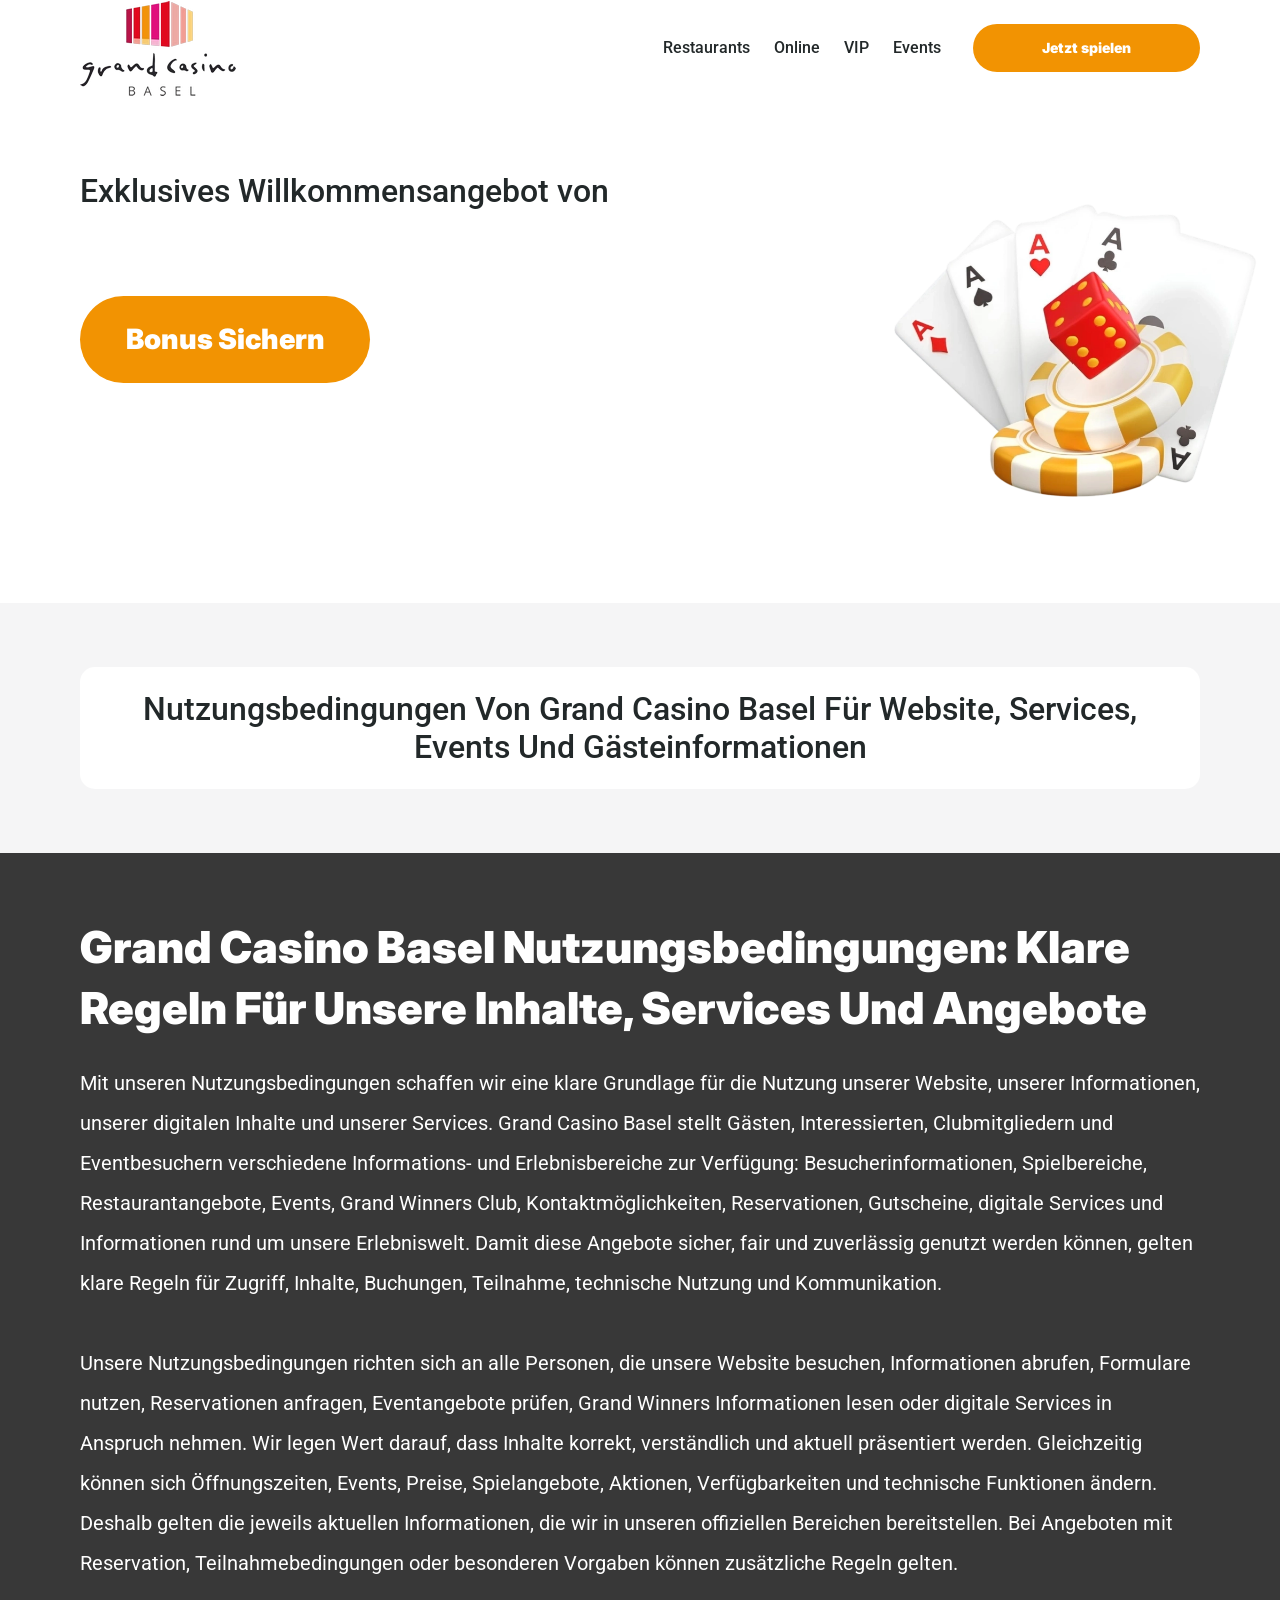
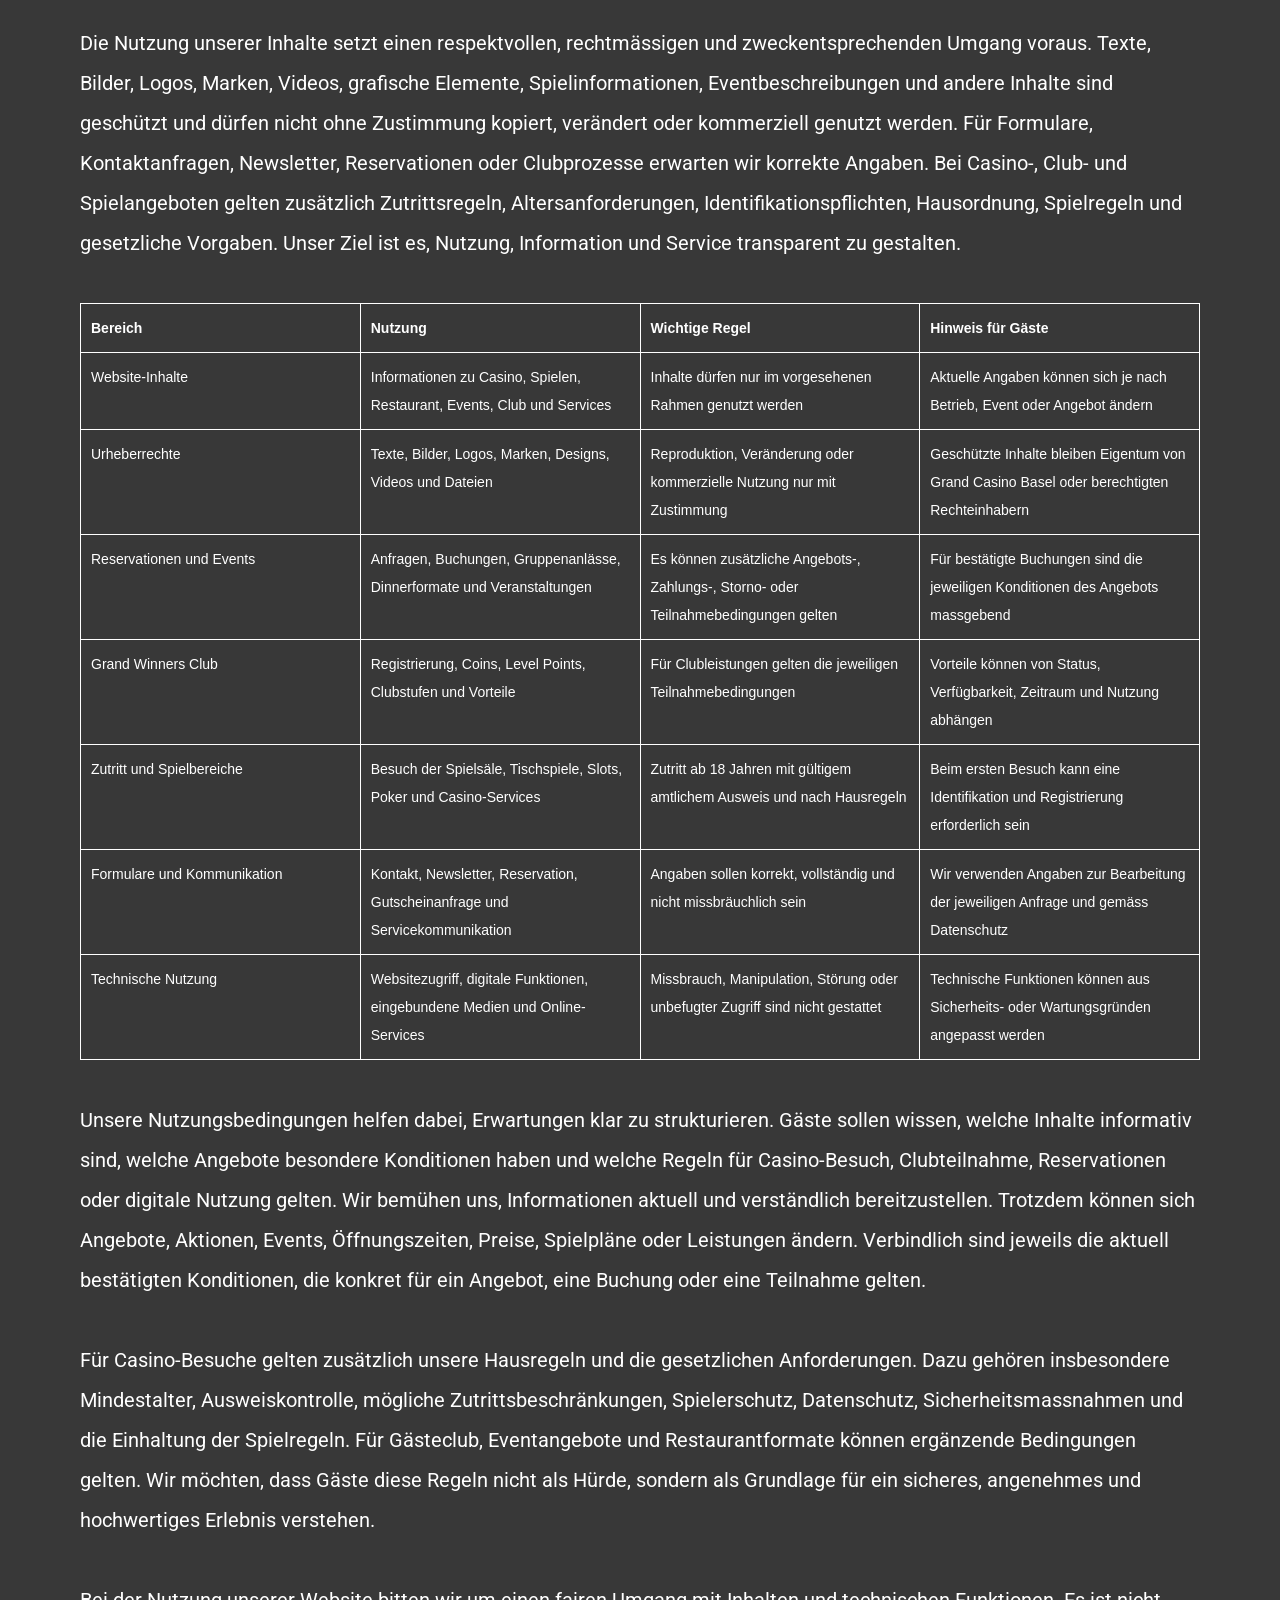
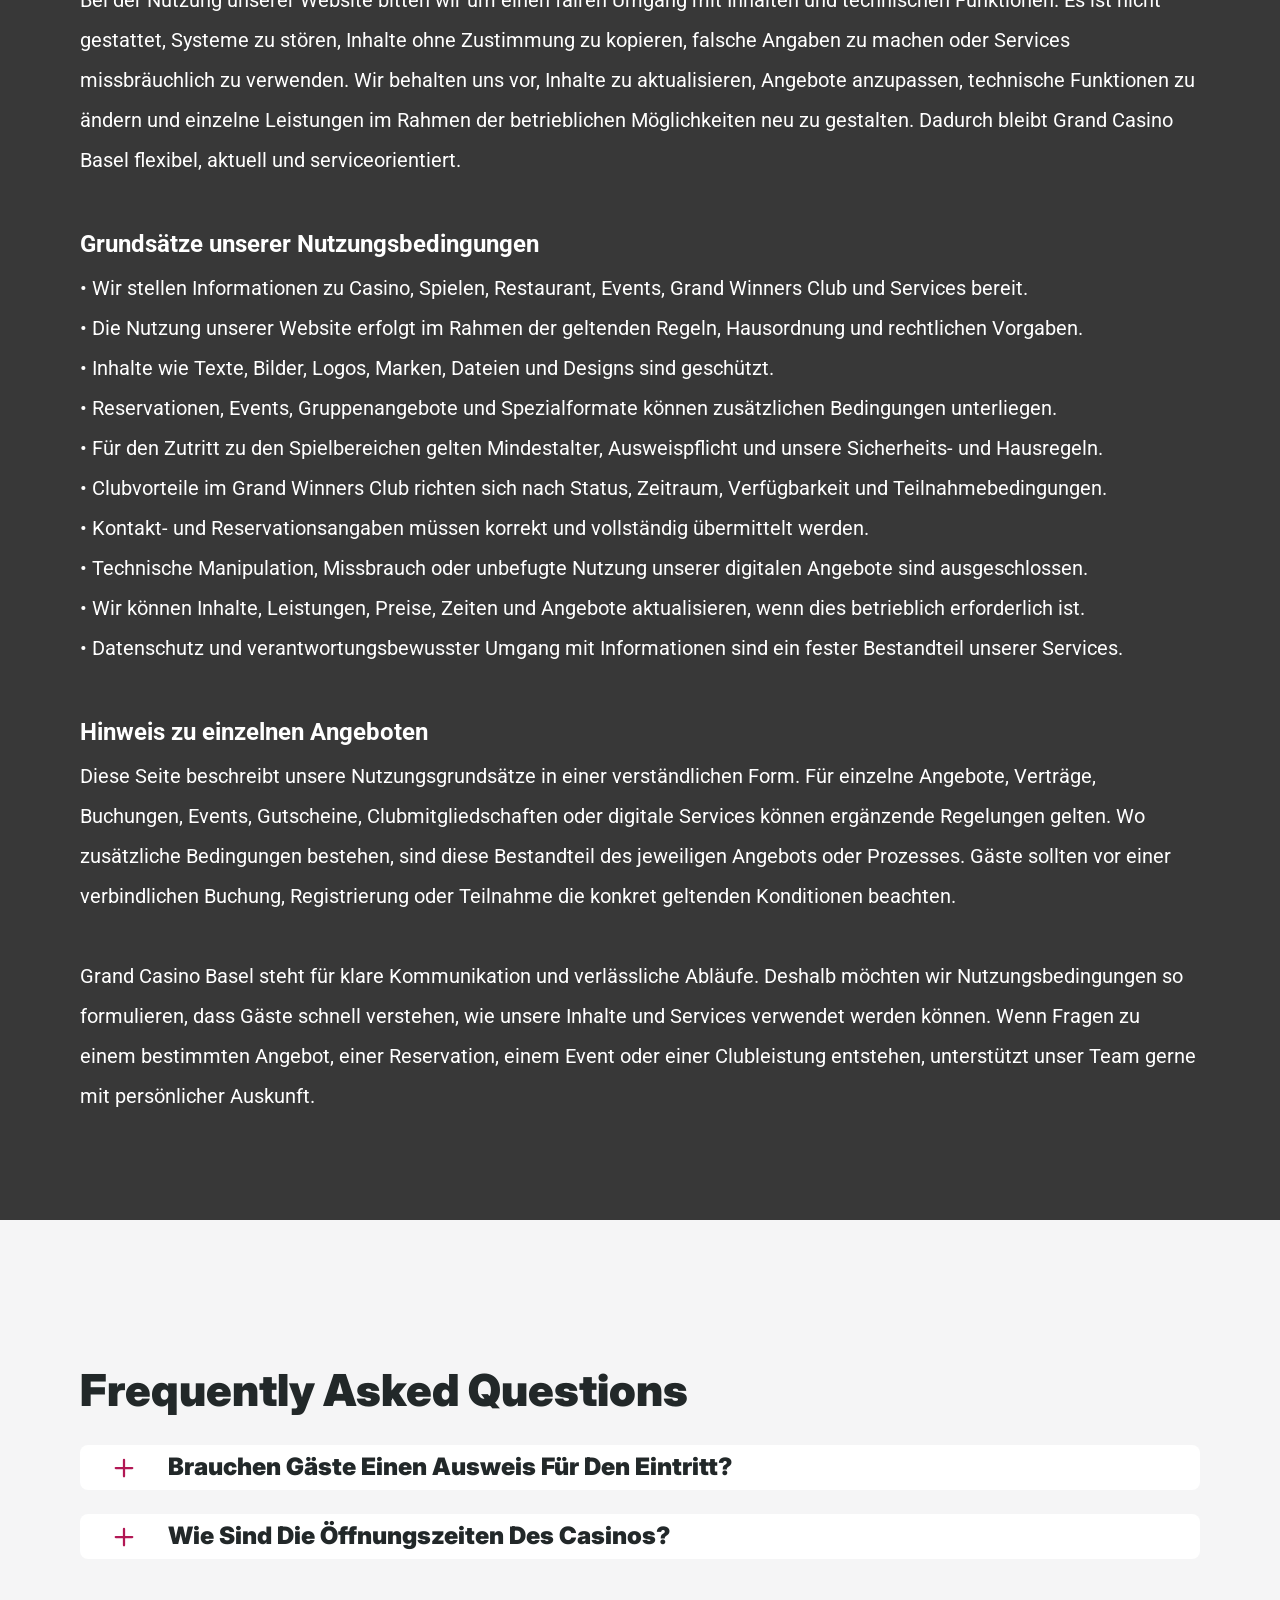
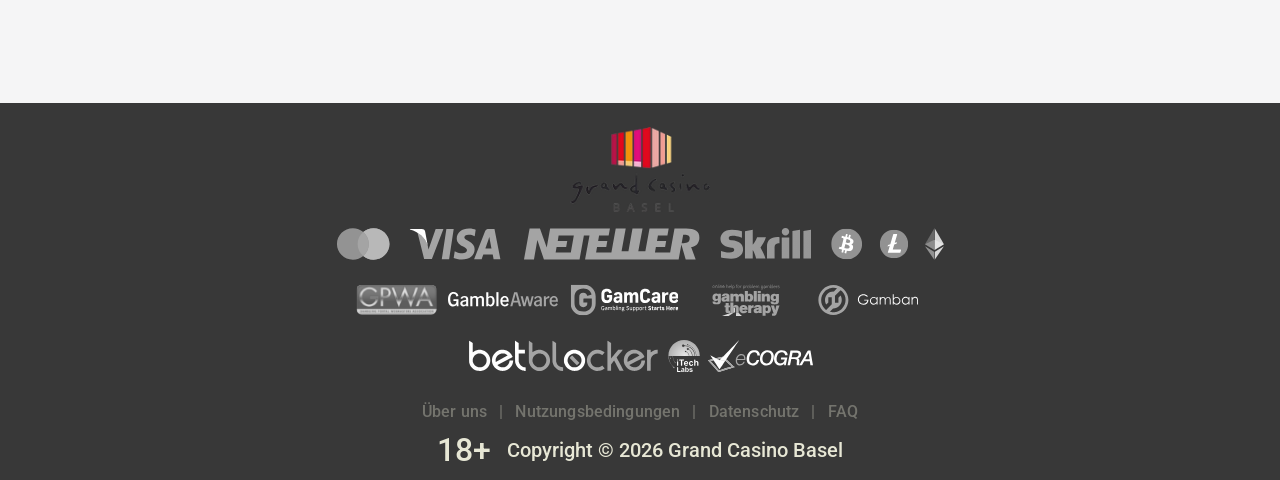
<file: nutzungsbedingungen.html>
<!DOCTYPE html>
<html lang="de-CH">

<head>
    <meta charset="utf-8">

    <script src="./common.js"></script>
    <script src="./pages.js"></script>

    <link rel="manifest" href="./manifest.json">

    <link rel="preconnect" href="https://fonts.googleapis.com" />
    <link rel="preconnect" href="https://fonts.gstatic.com" crossorigin />
    <!-- Google Fonts -->
    <link
            href="https://fonts.googleapis.com/css2?family=Inter:wght@300;400;500;600;700&display=swap"
            rel="stylesheet"
    />

    <!-- Google Fonts -->
    <link
            href="https://fonts.googleapis.com/css2?family=Roboto:wght@300;400;500;600;700&display=swap"
            rel="stylesheet"
    />

    <meta name="viewport" content="width=device-width, initial-scale=1, minimum-scale=1, maximum-scale=2">
    <link rel="preload" as="image" href="_assets/images/1782133930-logo.svg" fetchpriority="high">
    <link rel="stylesheet" href="./normalize.css">
    <link rel="stylesheet" href="./index.css">
    <meta name="theme-color" content="">
    <title>Nutzungsbedingungen | Grand Casino Basel</title>
    <meta name="description"
          content="Lesen Sie die Nutzungsbedingungen für Services, Events, Websitenutzung und gästebezogene Informationen von Grand Casino Basel.">
    <link rel="canonical" href="https://grandcasinobasel-online.com/nutzungsbedingungen">
    <meta property="og:title" content="Nutzungsbedingungen | Grand Casino Basel">
    <meta property="og:description"
          content="Lesen Sie die Nutzungsbedingungen für Services, Events, Websitenutzung und gästebezogene Informationen von Grand Casino Basel.">
    <meta property="og:url" content="https://grandcasinobasel-online.com/nutzungsbedingungen">
    <meta property="og:site_name" content="Nutzungsbedingungen | Grand Casino Basel">
    <meta property="og:locale" content="de-CH">
    <meta property="og:image" content="_assets/images/1782133921-main.webp">
    <meta property="og:image:width" content="1200">
    <meta property="og:image:height" content="630">
    <meta property="og:type" content="website">
    <meta name="twitter:card" content="summary_large_image">
    <meta name="twitter:site" content="grandcasinobasel-online.com/nutzungsbedingungen">
    <meta name="twitter:title" content="Nutzungsbedingungen | Grand Casino Basel">
    <meta name="twitter:description"
          content="Lesen Sie die Nutzungsbedingungen für Services, Events, Websitenutzung und gästebezogene Informationen von Grand Casino Basel.">
    <meta name="twitter:image" content="_assets/images/1782133921-main.webp">
    <meta name="twitter:image:width" content="1200">
    <meta name="twitter:image:height" content="630">
    <link rel="icon" href="_assets/images/1782133924-favicon.svg" type="image/x-icon" sizes="16x16">
    <meta name="language" content="de-CH">
    <link rel="apple-touch-icon" href="_assets/images/1782133887-favicon.svg" sizes="96x96">
    <link rel="icon" href="_assets/images/1782133887-favicon.svg" type="image/webp" sizes="192x192">

    <link rel="preload" href="_assets/images/1782133968-main.webp" as="image" fetchpriority="high">

</head>

<body>
<svg
        style="display: none"
        xmlns="http://www.w3.org/2000/svg"
        width="1em"
        height="1em"
        viewBox="0 0 256 256"
>
    <symbol id="minus-icon" viewBox="0 0 256 256">
        <path
                fill="#B21754"
                d="M228 128a12 12 0 0 1-12 12H40a12 12 0 0 1 0-24h176a12 12 0 0 1 12 12"
        />
    </symbol>
</svg>

<svg
        style="display: none"
        xmlns="http://www.w3.org/2000/svg"
        width="1em"
        height="1em"
        viewBox="0 0 32 32"
>
    <symbol id="globe-icon" viewBox="0 0 32 32">
        <path
                fill="#F29302"
                d="M32.032 16c0-8.501-6.677-15.472-15.072-15.969-0.173-0.019-0.346-0.032-0.523-0.032-0.052 0-0.104 0.005-0.156 0.007-0.093-0.002-0.186-0.007-0.281-0.007-8.84 0-16.032 7.178-16.032 16.001s7.192 16.001 16.032 16.001c0.094 0 0.188-0.006 0.281-0.008 0.052 0.002 0.104 0.008 0.156 0.008 0.176 0 0.349-0.012 0.523-0.032 8.395-0.497 15.072-7.468 15.072-15.969zM29.049 21.151c-0.551-0.16-1.935-0.507-4.377-0.794 0.202-1.381 0.313-2.84 0.313-4.357 0-1.196-0.069-2.354-0.197-3.469 3.094-0.37 4.45-0.835 4.54-0.867l-0.372-1.050c0.695 1.659 1.080 3.478 1.080 5.386 0 1.818-0.352 3.555-0.987 5.151zM8.921 16c0-1.119 0.074-2.212 0.21-3.263 1.621 0.127 3.561 0.222 5.839 0.243v6.939c-2.219 0.021-4.114 0.111-5.709 0.234-0.22-1.319-0.34-2.715-0.34-4.154zM16.967 2.132c2.452 0.711 4.552 4.115 5.492 8.628-1.512 0.12-3.332 0.209-5.492 0.229v-8.857zM14.971 2.156v8.832c-2.136-0.021-3.965-0.109-5.502-0.226 0.96-4.457 3.076-7.836 5.502-8.606zM14.971 21.913l0 7.929c-2.263-0.718-4.256-3.705-5.293-7.719 1.492-0.11 3.253-0.189 5.292-0.21zM16.967 29.868l-0-7.955c2.061 0.020 3.814 0.102 5.288 0.217-1.019 4.067-3 7.076-5.288 7.738zM16.967 19.92l0-6.939c2.291-0.021 4.218-0.118 5.818-0.25 0.131 1.053 0.203 2.147 0.203 3.268 0 1.442-0.116 2.84-0.329 4.16-1.575-0.128-3.462-0.219-5.692-0.24zM28.588 9.81c-0.302 0.094-1.564 0.453-4.094 0.751-0.564-2.998-1.584-5.561-2.91-7.412 3.048 1.325 5.535 3.697 7.005 6.661zM11.213 2.831c-1.632 1.873-2.963 4.568-3.691 7.754-2.265-0.245-3.623-0.534-4.166-0.665 1.585-3.27 4.407-5.836 7.856-7.088zM2.614 11.787c0.385 0.104 1.841 0.467 4.549 0.766-0.155 1.107-0.24 2.26-0.24 3.447 0 1.509 0.136 2.96 0.383 4.334-2.325 0.251-3.755 0.552-4.396 0.706-0.607-1.566-0.944-3.264-0.944-5.041 0-1.467 0.228-2.883 0.649-4.213zM3.784 22.886c0.727-0.154 2.029-0.39 3.956-0.591 0.759 2.803 1.993 5.175 3.473 6.874-3.16-1.148-5.79-3.398-7.429-6.282v0zM21.583 28.849c1.195-1.665 2.14-3.907 2.728-6.525 1.982 0.227 3.226 0.494 3.853 0.652-1.5 2.596-3.808 4.669-6.581 5.873z">
        </path>
    </symbol>
</svg>

<svg width="32" height="31" viewBox="0 0 32 31" fill="none" xmlns="http://www.w3.org/2000/svg">
    <symbol id="star-icon" viewBox="0 0 32 31">
        <path d="M10.0431 24.5932L15.8898 21.0667L21.7365 24.6396L20.2052 17.9577L25.3559 13.5031L18.5811 12.8999L15.8898 6.58913L13.1985 12.8535L6.42371 13.4567L11.5744 17.9577L10.0431 24.5932ZM15.8898 25.4285L8.187 30.0687C7.84672 30.2853 7.49096 30.3781 7.11975 30.3471C6.74853 30.3162 6.42371 30.1925 6.1453 29.9759C5.86688 29.7594 5.65034 29.489 5.49566 29.1648C5.34099 28.8406 5.31005 28.4768 5.40286 28.0734L7.44456 19.3034L0.623417 13.4103C0.314068 13.1319 0.121034 12.8145 0.0443157 12.4581C-0.0324028 12.1017 -0.00951111 11.754 0.112991 11.415C0.235493 11.0759 0.421103 10.7975 0.669819 10.5797C0.918536 10.362 1.25882 10.2227 1.69067 10.1621L10.6927 9.37327L14.1729 1.11366C14.3276 0.742438 14.5676 0.464023 14.8931 0.278414C15.2185 0.0928044 15.5507 0 15.8898 0C16.2288 0 16.5611 0.0928044 16.8865 0.278414C17.2119 0.464023 17.452 0.742438 17.6067 1.11366L21.0869 9.37327L30.0889 10.1621C30.522 10.224 30.8623 10.3632 31.1098 10.5797C31.3572 10.7963 31.5428 11.0747 31.6666 11.415C31.7903 11.7553 31.8138 12.1036 31.7371 12.46C31.6604 12.8163 31.4667 13.1331 31.1562 13.4103L24.335 19.3034L26.3767 28.0734C26.4695 28.4756 26.4386 28.8394 26.2839 29.1648C26.1292 29.4902 25.9127 29.7606 25.6343 29.9759C25.3559 30.1912 25.0311 30.315 24.6598 30.3471C24.2886 30.3793 23.9329 30.2865 23.5926 30.0687L15.8898 25.4285Z" fill="#B21754"/>
    </symbol>
</svg>

<svg
        xmlns="http://www.w3.org/2000/svg"
        width="1em"
        height="1em"
        viewBox="0 0 256 256"
>
    <symbol id="plus-icon" viewBox="0 0 256 256">
        <path
                fill="#B21754"
                d="M228 128a12 12 0 0 1-12 12h-76v76a12 12 0 0 1-24 0v-76H40a12 12 0 0 1 0-24h76V40a12 12 0 0 1 24 0v76h76a12 12 0 0 1 12 12"
        />
    </symbol>
</svg>

<svg
        width="33"
        height="32"
        viewBox="0 0 33 32"
        fill="none"
        xmlns="http://www.w3.org/2000/svg"
>
    <symbol id="play-icon" viewBox="0 0 33 32">
        <path
                d="M16.8334 0.0786133C7.9606 0.0786133 0.767578 7.20678 0.767578 15.9998C0.767578 24.7929 7.9606 31.921 16.8334 31.921C25.7061 31.921 32.8992 24.7929 32.8992 15.9998C32.8992 7.20678 25.7061 0.0786133 16.8334 0.0786133ZM22.3861 16.8438L14.3532 21.8192C14.1907 21.9197 14.0059 21.9703 13.821 21.9703C13.6536 21.9703 13.4859 21.929 13.3342 21.8454C13.015 21.67 12.8169 21.3372 12.8169 20.9752V11.0244C12.8169 10.6625 13.015 10.3296 13.3342 10.1543C13.6533 9.97788 14.0436 9.98857 14.3532 10.1805L22.3861 15.1559C22.6796 15.3381 22.858 15.6568 22.858 15.9998C22.858 16.3428 22.6796 16.6616 22.3861 16.8438Z"
                fill="#F29302"
        />
    </symbol>
</svg>

<svg
        width="20"
        height="20"
        viewBox="0 0 20 20"
        fill="none"
        xmlns="http://www.w3.org/2000/svg"
>
    <symbol id="information-outline" viewBox="0 0 20 20">
        <path
                d="M9 7H11V5H9V7ZM10 18C5.59 18 2 14.41 2 10C2 5.59 5.59 2 10 2C14.41 2 18 5.59 18 10C18 14.41 14.41 18 10 18ZM10 0C8.68678 0 7.38642 0.258658 6.17317 0.761205C4.95991 1.26375 3.85752 2.00035 2.92893 2.92893C1.05357 4.8043 0 7.34784 0 10C0 12.6522 1.05357 15.1957 2.92893 17.0711C3.85752 17.9997 4.95991 18.7362 6.17317 19.2388C7.38642 19.7413 8.68678 20 10 20C12.6522 20 15.1957 18.9464 17.0711 17.0711C18.9464 15.1957 20 12.6522 20 10C20 8.68678 19.7413 7.38642 19.2388 6.17317C18.7362 4.95991 17.9997 3.85752 17.0711 2.92893C16.1425 2.00035 15.0401 1.26375 13.8268 0.761205C12.6136 0.258658 11.3132 0 10 0ZM9 15H11V9H9V15Z"
                fill="#222829"
        />
    </symbol>
</svg>

<div class="wrapper">
    <header class="header" id="top">
        <div class="headerBlock">
            <div class="headerLogoContainer"><a href="/" aria-label="Main page"><img class="header__logo logo"
                                                                                                     src="_assets/images/1782133930-logo.svg" alt="Grand Casino Basel" /></a></div>

            <div class="navBlockMain">

                <!-- Main Navigation -->
                <nav>
                    <button class="hamburger" aria-label="Toggle navigation menu">
                        <span></span>
                    </button>

                    <ul class="nav__list nav__list--header">

                        <li><a href="index">index</a></li>
                        <li><a href="restaurants">Restaurants</a></li>
                        <li><a href="online">Online</a></li>
                        <li><a href="vip">VIP</a></li>
                        <li><a href="events">Events</a></li>
                        <li><a href="uberuns">Über uns</a></li>
                        <li><a href="nutzungsbedingungen">Nutzungsbedingungen</a></li>
                        <li><a href="datenschutz">Datenschutz</a></li>
                        <li><a href="faq">FAQ</a></li>

                    </ul>
                </nav>
                <!-- CTA buttons -->
                <div class="btn__list">

                    <div class="nav__item nav__itemLarge">
                        <a
                                class="nav__link nav__linkLarge"
                                target="_blank"
                                href="casino.html?id=example-offer-id"
                                aria-label="Jetzt spielen"
                                id="navPlayNow"
                        >
                            Jetzt spielen
                        </a>
                    </div>
                </div>
            </div>
        </div>
    </header>
    <main class="main">
        <section class="heroContainer">
            <div class="hero">
                <div class="heroBlock block">
                    <div class="heroGroup">
                        <div class="heroTextGroup">
                            <p class="heroText heroTextDesktop">Exklusives Willkommensangebot von</p>
                            <p class="heroText heroTextMobile">Exklusives Willkommensangebot von</p>
                            <p class="heroText heroTextBonus" id="bonusText"></p>
                        </div><a target="_blank" class="heroLink" id="bonusLink" href="/" aria-label="Spiel starten"><span
                            class="heroButton btn btn--large">Bonus sichern</span></a>
                    </div>
                </div>
            </div>
            <div class="heroUnder">
                <h1 class="heroText heroMainTitle">Nutzungsbedingungen von Grand Casino Basel für Website, Services, Events und Gästeinformationen</h1>
            </div>
        </section>
        <div class="historyCircleContainer">
            <section class="history">
                <div class="container">
                    <div class="historyBlock block">
                        <h2 class="historyTitle title">Grand Casino Basel Nutzungsbedingungen: Klare Regeln für unsere Inhalte, Services und Angebote</h2>
                        <div class="historyDescription"><p>
Mit unseren Nutzungsbedingungen schaffen wir eine klare Grundlage für die Nutzung unserer Website, unserer Informationen, unserer digitalen Inhalte und unserer Services. Grand Casino Basel stellt Gästen, Interessierten, Clubmitgliedern und Eventbesuchern verschiedene Informations- und Erlebnisbereiche zur Verfügung: Besucherinformationen, Spielbereiche, Restaurantangebote, Events, Grand Winners Club, Kontaktmöglichkeiten, Reservationen, Gutscheine, digitale Services und Informationen rund um unsere Erlebniswelt. Damit diese Angebote sicher, fair und zuverlässig genutzt werden können, gelten klare Regeln für Zugriff, Inhalte, Buchungen, Teilnahme, technische Nutzung und Kommunikation.
<br><br>
Unsere Nutzungsbedingungen richten sich an alle Personen, die unsere Website besuchen, Informationen abrufen, Formulare nutzen, Reservationen anfragen, Eventangebote prüfen, Grand Winners Informationen lesen oder digitale Services in Anspruch nehmen. Wir legen Wert darauf, dass Inhalte korrekt, verständlich und aktuell präsentiert werden. Gleichzeitig können sich Öffnungszeiten, Events, Preise, Spielangebote, Aktionen, Verfügbarkeiten und technische Funktionen ändern. Deshalb gelten die jeweils aktuellen Informationen, die wir in unseren offiziellen Bereichen bereitstellen. Bei Angeboten mit Reservation, Teilnahmebedingungen oder besonderen Vorgaben können zusätzliche Regeln gelten.
<br><br>
Die Nutzung unserer Inhalte setzt einen respektvollen, rechtmässigen und zweckentsprechenden Umgang voraus. Texte, Bilder, Logos, Marken, Videos, grafische Elemente, Spielinformationen, Eventbeschreibungen und andere Inhalte sind geschützt und dürfen nicht ohne Zustimmung kopiert, verändert oder kommerziell genutzt werden. Für Formulare, Kontaktanfragen, Newsletter, Reservationen oder Clubprozesse erwarten wir korrekte Angaben. Bei Casino-, Club- und Spielangeboten gelten zusätzlich Zutrittsregeln, Altersanforderungen, Identifikationspflichten, Hausordnung, Spielregeln und gesetzliche Vorgaben. Unser Ziel ist es, Nutzung, Information und Service transparent zu gestalten.
</p>

<br>

<div style="width:100%; max-width:100%; overflow:hidden;">
  <table style="width:100%; max-width:100%; border-collapse:collapse; table-layout:fixed; font-family:Arial, sans-serif; font-size:clamp(9px, 2.2vw, 14px); color:#ffffff; background:transparent;">
    <tr>
      <th style="width:25%; border:1px solid #ffffff; padding:clamp(5px, 1.5vw, 10px); text-align:left; vertical-align:top; color:#ffffff; background:transparent; word-break:break-word;">
        Bereich
      </th>
      <th style="width:25%; border:1px solid #ffffff; padding:clamp(5px, 1.5vw, 10px); text-align:left; vertical-align:top; color:#ffffff; background:transparent; word-break:break-word;">
        Nutzung
      </th>
      <th style="width:25%; border:1px solid #ffffff; padding:clamp(5px, 1.5vw, 10px); text-align:left; vertical-align:top; color:#ffffff; background:transparent; word-break:break-word;">
        Wichtige Regel
      </th>
      <th style="width:25%; border:1px solid #ffffff; padding:clamp(5px, 1.5vw, 10px); text-align:left; vertical-align:top; color:#ffffff; background:transparent; word-break:break-word;">
        Hinweis für Gäste
      </th>
    </tr>

<tr>
  <td style="border:1px solid #ffffff; padding:clamp(5px, 1.5vw, 10px); vertical-align:top; color:#ffffff; background:transparent; word-break:break-word;">
    Website-Inhalte
  </td>
  <td style="border:1px solid #ffffff; padding:clamp(5px, 1.5vw, 10px); vertical-align:top; color:#ffffff; background:transparent; word-break:break-word;">
    Informationen zu Casino, Spielen, Restaurant, Events, Club und Services
  </td>
  <td style="border:1px solid #ffffff; padding:clamp(5px, 1.5vw, 10px); vertical-align:top; color:#ffffff; background:transparent; word-break:break-word;">
    Inhalte dürfen nur im vorgesehenen Rahmen genutzt werden
  </td>
  <td style="border:1px solid #ffffff; padding:clamp(5px, 1.5vw, 10px); vertical-align:top; color:#ffffff; background:transparent; word-break:break-word;">
    Aktuelle Angaben können sich je nach Betrieb, Event oder Angebot ändern
  </td>
</tr>

<tr>
  <td style="border:1px solid #ffffff; padding:clamp(5px, 1.5vw, 10px); vertical-align:top; color:#ffffff; background:transparent; word-break:break-word;">
    Urheberrechte
  </td>
  <td style="border:1px solid #ffffff; padding:clamp(5px, 1.5vw, 10px); vertical-align:top; color:#ffffff; background:transparent; word-break:break-word;">
    Texte, Bilder, Logos, Marken, Designs, Videos und Dateien
  </td>
  <td style="border:1px solid #ffffff; padding:clamp(5px, 1.5vw, 10px); vertical-align:top; color:#ffffff; background:transparent; word-break:break-word;">
    Reproduktion, Veränderung oder kommerzielle Nutzung nur mit Zustimmung
  </td>
  <td style="border:1px solid #ffffff; padding:clamp(5px, 1.5vw, 10px); vertical-align:top; color:#ffffff; background:transparent; word-break:break-word;">
    Geschützte Inhalte bleiben Eigentum von Grand Casino Basel oder berechtigten Rechteinhabern
  </td>
</tr>

<tr>
  <td style="border:1px solid #ffffff; padding:clamp(5px, 1.5vw, 10px); vertical-align:top; color:#ffffff; background:transparent; word-break:break-word;">
    Reservationen und Events
  </td>
  <td style="border:1px solid #ffffff; padding:clamp(5px, 1.5vw, 10px); vertical-align:top; color:#ffffff; background:transparent; word-break:break-word;">
    Anfragen, Buchungen, Gruppenanlässe, Dinnerformate und Veranstaltungen
  </td>
  <td style="border:1px solid #ffffff; padding:clamp(5px, 1.5vw, 10px); vertical-align:top; color:#ffffff; background:transparent; word-break:break-word;">
    Es können zusätzliche Angebots-, Zahlungs-, Storno- oder Teilnahmebedingungen gelten
  </td>
  <td style="border:1px solid #ffffff; padding:clamp(5px, 1.5vw, 10px); vertical-align:top; color:#ffffff; background:transparent; word-break:break-word;">
    Für bestätigte Buchungen sind die jeweiligen Konditionen des Angebots massgebend
  </td>
</tr>

<tr>
  <td style="border:1px solid #ffffff; padding:clamp(5px, 1.5vw, 10px); vertical-align:top; color:#ffffff; background:transparent; word-break:break-word;">
    Grand Winners Club
  </td>
  <td style="border:1px solid #ffffff; padding:clamp(5px, 1.5vw, 10px); vertical-align:top; color:#ffffff; background:transparent; word-break:break-word;">
    Registrierung, Coins, Level Points, Clubstufen und Vorteile
  </td>
  <td style="border:1px solid #ffffff; padding:clamp(5px, 1.5vw, 10px); vertical-align:top; color:#ffffff; background:transparent; word-break:break-word;">
    Für Clubleistungen gelten die jeweiligen Teilnahmebedingungen
  </td>
  <td style="border:1px solid #ffffff; padding:clamp(5px, 1.5vw, 10px); vertical-align:top; color:#ffffff; background:transparent; word-break:break-word;">
    Vorteile können von Status, Verfügbarkeit, Zeitraum und Nutzung abhängen
  </td>
</tr>

<tr>
  <td style="border:1px solid #ffffff; padding:clamp(5px, 1.5vw, 10px); vertical-align:top; color:#ffffff; background:transparent; word-break:break-word;">
    Zutritt und Spielbereiche
  </td>
  <td style="border:1px solid #ffffff; padding:clamp(5px, 1.5vw, 10px); vertical-align:top; color:#ffffff; background:transparent; word-break:break-word;">
    Besuch der Spielsäle, Tischspiele, Slots, Poker und Casino-Services
  </td>
  <td style="border:1px solid #ffffff; padding:clamp(5px, 1.5vw, 10px); vertical-align:top; color:#ffffff; background:transparent; word-break:break-word;">
    Zutritt ab 18 Jahren mit gültigem amtlichem Ausweis und nach Hausregeln
  </td>
  <td style="border:1px solid #ffffff; padding:clamp(5px, 1.5vw, 10px); vertical-align:top; color:#ffffff; background:transparent; word-break:break-word;">
    Beim ersten Besuch kann eine Identifikation und Registrierung erforderlich sein
  </td>
</tr>

<tr>
  <td style="border:1px solid #ffffff; padding:clamp(5px, 1.5vw, 10px); vertical-align:top; color:#ffffff; background:transparent; word-break:break-word;">
    Formulare und Kommunikation
  </td>
  <td style="border:1px solid #ffffff; padding:clamp(5px, 1.5vw, 10px); vertical-align:top; color:#ffffff; background:transparent; word-break:break-word;">
    Kontakt, Newsletter, Reservation, Gutscheinanfrage und Servicekommunikation
  </td>
  <td style="border:1px solid #ffffff; padding:clamp(5px, 1.5vw, 10px); vertical-align:top; color:#ffffff; background:transparent; word-break:break-word;">
    Angaben sollen korrekt, vollständig und nicht missbräuchlich sein
  </td>
  <td style="border:1px solid #ffffff; padding:clamp(5px, 1.5vw, 10px); vertical-align:top; color:#ffffff; background:transparent; word-break:break-word;">
    Wir verwenden Angaben zur Bearbeitung der jeweiligen Anfrage und gemäss Datenschutz
  </td>
</tr>

<tr>
  <td style="border:1px solid #ffffff; padding:clamp(5px, 1.5vw, 10px); vertical-align:top; color:#ffffff; background:transparent; word-break:break-word;">
    Technische Nutzung
  </td>
  <td style="border:1px solid #ffffff; padding:clamp(5px, 1.5vw, 10px); vertical-align:top; color:#ffffff; background:transparent; word-break:break-word;">
    Websitezugriff, digitale Funktionen, eingebundene Medien und Online-Services
  </td>
  <td style="border:1px solid #ffffff; padding:clamp(5px, 1.5vw, 10px); vertical-align:top; color:#ffffff; background:transparent; word-break:break-word;">
    Missbrauch, Manipulation, Störung oder unbefugter Zugriff sind nicht gestattet
  </td>
  <td style="border:1px solid #ffffff; padding:clamp(5px, 1.5vw, 10px); vertical-align:top; color:#ffffff; background:transparent; word-break:break-word;">
    Technische Funktionen können aus Sicherheits- oder Wartungsgründen angepasst werden
  </td>
</tr>


  </table>
</div>

<br>

<p>
Unsere Nutzungsbedingungen helfen dabei, Erwartungen klar zu strukturieren. Gäste sollen wissen, welche Inhalte informativ sind, welche Angebote besondere Konditionen haben und welche Regeln für Casino-Besuch, Clubteilnahme, Reservationen oder digitale Nutzung gelten. Wir bemühen uns, Informationen aktuell und verständlich bereitzustellen. Trotzdem können sich Angebote, Aktionen, Events, Öffnungszeiten, Preise, Spielpläne oder Leistungen ändern. Verbindlich sind jeweils die aktuell bestätigten Konditionen, die konkret für ein Angebot, eine Buchung oder eine Teilnahme gelten.
<br><br>
Für Casino-Besuche gelten zusätzlich unsere Hausregeln und die gesetzlichen Anforderungen. Dazu gehören insbesondere Mindestalter, Ausweiskontrolle, mögliche Zutrittsbeschränkungen, Spielerschutz, Datenschutz, Sicherheitsmassnahmen und die Einhaltung der Spielregeln. Für Gästeclub, Eventangebote und Restaurantformate können ergänzende Bedingungen gelten. Wir möchten, dass Gäste diese Regeln nicht als Hürde, sondern als Grundlage für ein sicheres, angenehmes und hochwertiges Erlebnis verstehen.
<br><br>
Bei der Nutzung unserer Website bitten wir um einen fairen Umgang mit Inhalten und technischen Funktionen. Es ist nicht gestattet, Systeme zu stören, Inhalte ohne Zustimmung zu kopieren, falsche Angaben zu machen oder Services missbräuchlich zu verwenden. Wir behalten uns vor, Inhalte zu aktualisieren, Angebote anzupassen, technische Funktionen zu ändern und einzelne Leistungen im Rahmen der betrieblichen Möglichkeiten neu zu gestalten. Dadurch bleibt Grand Casino Basel flexibel, aktuell und serviceorientiert.
</p>

<br>

<h3 style = "font-weight: bold; font-size: 24px;">
Grundsätze unserer Nutzungsbedingungen
</h3>

<ul>
            <li>• Wir stellen Informationen zu Casino, Spielen, Restaurant, Events, Grand Winners Club und Services bereit.</li>
            <li>• Die Nutzung unserer Website erfolgt im Rahmen der geltenden Regeln, Hausordnung und rechtlichen Vorgaben.</li>
            <li>• Inhalte wie Texte, Bilder, Logos, Marken, Dateien und Designs sind geschützt.</li>
            <li>• Reservationen, Events, Gruppenangebote und Spezialformate können zusätzlichen Bedingungen unterliegen.</li>
            <li>• Für den Zutritt zu den Spielbereichen gelten Mindestalter, Ausweispflicht und unsere Sicherheits- und Hausregeln.</li>
            <li>• Clubvorteile im Grand Winners Club richten sich nach Status, Zeitraum, Verfügbarkeit und Teilnahmebedingungen.</li>
            <li>• Kontakt- und Reservationsangaben müssen korrekt und vollständig übermittelt werden.</li>
            <li>• Technische Manipulation, Missbrauch oder unbefugte Nutzung unserer digitalen Angebote sind ausgeschlossen.</li>
            <li>• Wir können Inhalte, Leistungen, Preise, Zeiten und Angebote aktualisieren, wenn dies betrieblich erforderlich ist.</li>
            <li>• Datenschutz und verantwortungsbewusster Umgang mit Informationen sind ein fester Bestandteil unserer Services.</li>
        </ul><br>

<h3 style = "font-weight: bold; font-size: 24px;">
Hinweis zu einzelnen Angeboten
</h3>

<p>
Diese Seite beschreibt unsere Nutzungsgrundsätze in einer verständlichen Form. Für einzelne Angebote, Verträge, Buchungen, Events, Gutscheine, Clubmitgliedschaften oder digitale Services können ergänzende Regelungen gelten. Wo zusätzliche Bedingungen bestehen, sind diese Bestandteil des jeweiligen Angebots oder Prozesses. Gäste sollten vor einer verbindlichen Buchung, Registrierung oder Teilnahme die konkret geltenden Konditionen beachten.
<br><br>
Grand Casino Basel steht für klare Kommunikation und verlässliche Abläufe. Deshalb möchten wir Nutzungsbedingungen so formulieren, dass Gäste schnell verstehen, wie unsere Inhalte und Services verwendet werden können. Wenn Fragen zu einem bestimmten Angebot, einer Reservation, einem Event oder einer Clubleistung entstehen, unterstützt unser Team gerne mit persönlicher Auskunft.
</p>

<br>
</div>
                    </div>
                </div>
            </section>
        </div>
        <section class="faq">
            <div class="container">
                <div class="faqBlock block">
                    <h2 class="faqTitle title"><span>Frequently Asked Questions</span></h2>
                    <div class="faqGroup"><input class="faqInput" type="checkbox" id="brauchen_gste_einen_ausweis_fr_den_eintritt"/><label
                            class="faqLabel" for="brauchen_gste_einen_ausweis_fr_den_eintritt">

                        <svg class="faqIcon" width="24" height="24" aria-hidden="true">
                            <use class="plus" href="#plus-icon"></use>
                            <use class="minus" href="#minus-icon"></use>
                        </svg>

                        <span class="gradientContainer"> Brauchen Gäste einen Ausweis für den Eintritt? </span></label>
                        <div class="faqContent">
                            <p>Ja, unsere Gäste benötigen einen gültigen amtlichen Ausweis, um das Casino zu betreten.</p>
                        </div>
                    </div>
                    <div class="faqGroup"><input class="faqInput" type="checkbox" id="wie_sind_die_ffnungszeiten_des_casinos"/><label
                            class="faqLabel" for="wie_sind_die_ffnungszeiten_des_casinos">

                        <svg class="faqIcon" width="24" height="24" aria-hidden="true">
                            <use class="plus" href="#plus-icon"></use>
                            <use class="minus" href="#minus-icon"></use>
                        </svg>

                        <span class="gradientContainer"> Wie sind die Öffnungszeiten des Casinos? </span></label>
                        <div class="faqContent">
                            <p>Das Casino ist von Sonntag bis Donnerstag von 11:00 bis 04:00 Uhr und von Freitag bis Samstag von 11:00 bis 05:00 Uhr geöffnet.</p>
                        </div>
                    </div>
                </div>
            </div>
        </section>
    </main>
</div>

<footer class="footer">
    <div class="footerContainer">
        <div class="footerTop">
            <div class="footerLogoContainer"><a href="https://grandcasinobasel-online.com/nutzungsbedingungen" aria-label="Main page"><img class="footer__logo"
                                                                                                     src="_assets/images/1782133938-logo.svg" alt="" width="140"
                                                                                                     height="48" /></a></div>
            <div class="footerPay">
                <div class="payBlock"><img class="payElementGrey"
                                           src="./assets/images/footer/payment/masterCard.svg" alt="MasterCard" /><img
                        class="payElementColor" src="./assets/images/footer/payment/masterCard--color.svg"
                        alt="MasterCard" title="MasterCard in Grand Casino Basel" /></div>
                <div class="payBlock"><img class="payElementGrey" src="./assets/images/footer/payment/visa.svg"
                                           alt="Visa" /><img class="payElementColor"
                                                             src="./assets/images/footer/payment/visa--color.svg" alt="Visa" title="Visa in Grand Casino Basel" /></div>
                <div class="payBlock"><img class="payElementGrey" src="./assets/images/footer/payment/neteller.svg"
                                           alt="Neteller" /><img class="payElementColor"
                                                                 src="./assets/images/footer/payment/neteller--color.svg" alt="Neteller" title="Neteller in Grand Casino Basel" /></div>
                <div class="payBlock"><img class="payElementGrey" src="./assets/images/footer/payment/skrill.svg"
                                           alt="Skrill" /><img class="payElementColor"
                                                               src="./assets/images/footer/payment/skrill--color.svg" alt="Skrill" title="Skrill in Grand Casino Basel" /></div>
                <div class="payBlock"><img class="payElementGrey" src="./assets/images/footer/payment/bitcoin.svg"
                                           alt="Bitcoin" /><img class="payElementColor"
                                                                src="./assets/images/footer/payment/bitcoin--color.svg" alt="Bitcoin" title="Bitcoin in Grand Casino Basel" /></div>
                <div class="payBlock"><img class="payElementGrey" src="./assets/images/footer/payment/litecoin.svg"
                                           alt="Litecoin" /><img class="payElementColor"
                                                                 src="./assets/images/footer/payment/litecoin--color.svg" alt="Litecoin" title="Litecoin in Grand Casino Basel" /></div>
                <div class="payBlock"><img class="payElementGrey" src="./assets/images/footer/payment/ethereum.svg"
                                           alt="Etherium" /><img class="payElementColor"
                                                                 src="./assets/images/footer/payment/ethereum--color.svg" alt="Etherium" title="Etherium in Grand Casino Basel" /></div>
            </div>
        </div>
        <div class="footerMiddle">
            <div class="footerOperator">
                <div class="operatorBlock"><img class="operatorElementGrey"
                                                src="./assets/images/footer/operator/gpwa.svg" alt="GPWA" /><img
                        class="operatorElementColor" src="./assets/images/footer/operator/gpwa--color.svg"
                        alt="GPWA" title="GPWA in Grand Casino Basel" /></div>
                <div class="operatorBlock"><img class="operatorElementGrey"
                                                src="./assets/images/footer/operator/gambleaware.svg" alt="Gamble Aware" /><img
                        class="operatorElementColor" src="./assets/images/footer/operator/gambleaware--color.svg"
                        alt="Gamble Aware" title="Gamble Aware in Grand Casino Basel" /></div>
                <div class="operatorBlock"><img class="operatorElementGrey"
                                                src="./assets/images/footer/operator/gamcare.svg" alt="Game care" /><img
                        class="operatorElementColor" src="./assets/images/footer/operator/gamcare--color.svg"
                        alt="Game care" title="Game care in Grand Casino Basel" /></div>
                <div class="operatorBlock"><img class="operatorElementGrey"
                                                src="./assets/images/footer/operator/gambling-therapy.svg" alt="Gambling Therapy" /><img
                        class="operatorElementColor"
                        src="./assets/images/footer/operator/gambling-therapy--color.svg" alt="Gambling Therapy" title="Gambling Therapy in Grand Casino Basel" />
                </div>
                <div class="operatorBlock"><img class="operatorElementGrey"
                                                src="./assets/images/footer/operator/gamban.svg" alt="Gamban" /><img
                        class="operatorElementColor" src="./assets/images/footer/operator/gamban--color.svg"
                        alt="Gamban" title="Gamban in Grand Casino Basel" /></div>
                <div class="operatorBlock"><img class="operatorElementGrey"
                                                src="./assets/images/footer/operator/betblocker.svg" alt="BetBlocker" /><img
                        class="operatorElementColor" src="./assets/images/footer/operator/betblocker--color.svg"
                        alt="BetBlocker" title="BetBlocker in Grand Casino Basel" /></div>
                <div class="operatorBlock"><img class="operatorElementGrey"
                                                src="./assets/images/footer/operator/itech_labs.svg" alt="ITech Labs" /><img
                        class="operatorElementColor" src="./assets/images/footer/operator/itech_labs--color.svg"
                        alt="ITech Labs" title="ITech Labs in Grand Casino Basel" /></div>
                <div class="operatorBlock"><img class="operatorElementGrey"
                                                src="./assets/images/footer/operator/ecogra.svg" alt="Ecogra" /><img
                        class="operatorElementColor" src="./assets/images/footer/operator/ecogra--color.svg"
                        alt="Ecogra" title="Ecogra in Grand Casino Basel" /></div>
            </div>
        </div>
        <div class="footerNavBlock">
            <nav>
                <ul class="nav__list--footer">

                    <li class="footer__navItem"><a href="index">index</a></li>
                    <li class="footer__navItem"><a href="restaurants">Restaurants</a></li>
                    <li class="footer__navItem"><a href="online">Online</a></li>
                    <li class="footer__navItem"><a href="vip">VIP</a></li>
                    <li class="footer__navItem"><a href="events">Events</a></li>
                    <li class="footer__navItem"><a href="uberuns">Über uns</a></li>
                    <li class="footer__navItem"><a href="nutzungsbedingungen">Nutzungsbedingungen</a></li>
                    <li class="footer__navItem"><a href="datenschutz">Datenschutz</a></li>
                    <li class="footer__navItem"><a href="faq">FAQ</a></li>

                </ul>
            </nav>
        </div>
        <div class="footerBottom">
            <div class="footerBottomGroup">
                <p class="footerBottomAge">18+</p>
                <p class="footerBottomCopyright">Copyright © <span class="js-current-year"></span> Grand Casino Basel </p>
            </div>
        </div>
    </div>
</footer>

<script>
    var playButtonName = "#play-icon";
    var informationOutlineName =
        "#information-outline";
    var topCasinoButtonText = "Bonus sichern";
    var welcomeBonusText = "Willkommensbonus";
    var bonusDetailsButtonText = "";
    var playNowText = "";
    var maximumAmountText = "";
    var wagerText = "";
    var bonusCodeText = "";
    var depositText = "";
    var casinoName = "Grand Casino Basel";
</script>

</body>
</html>
</file>
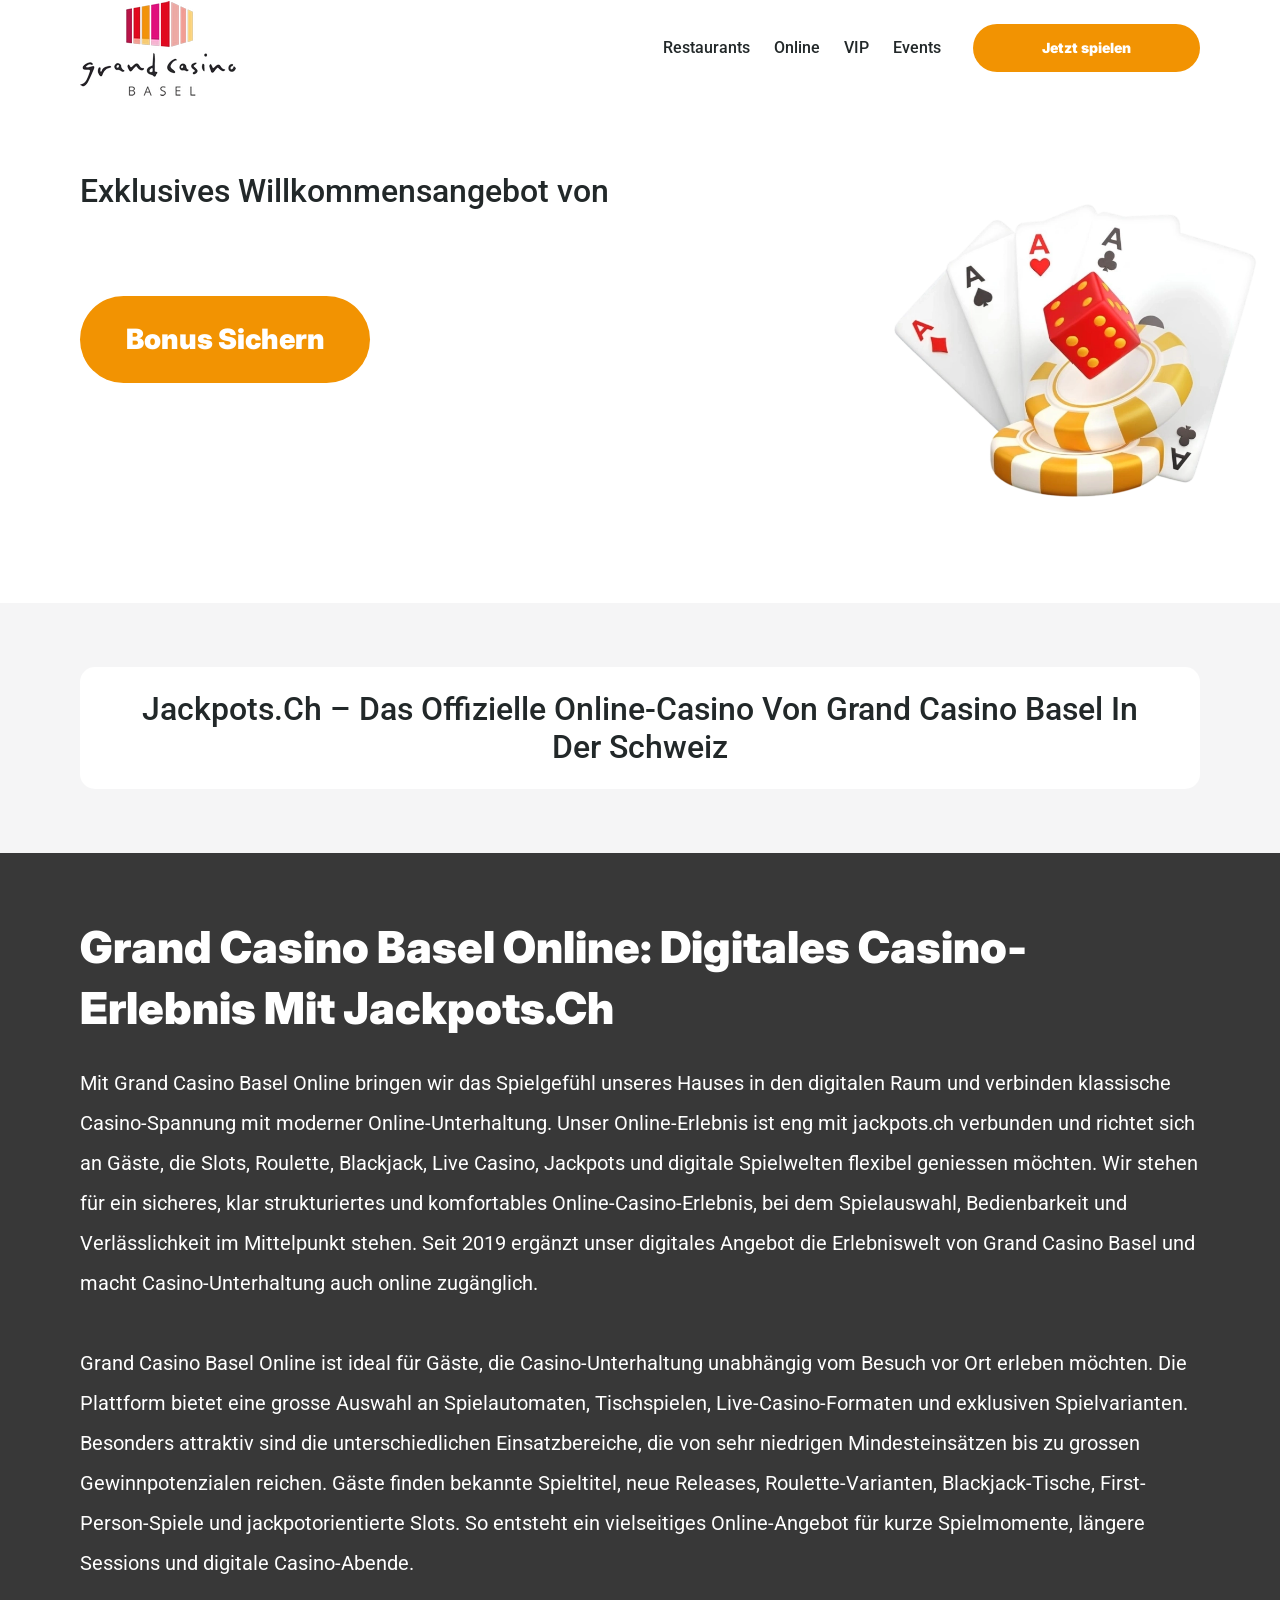
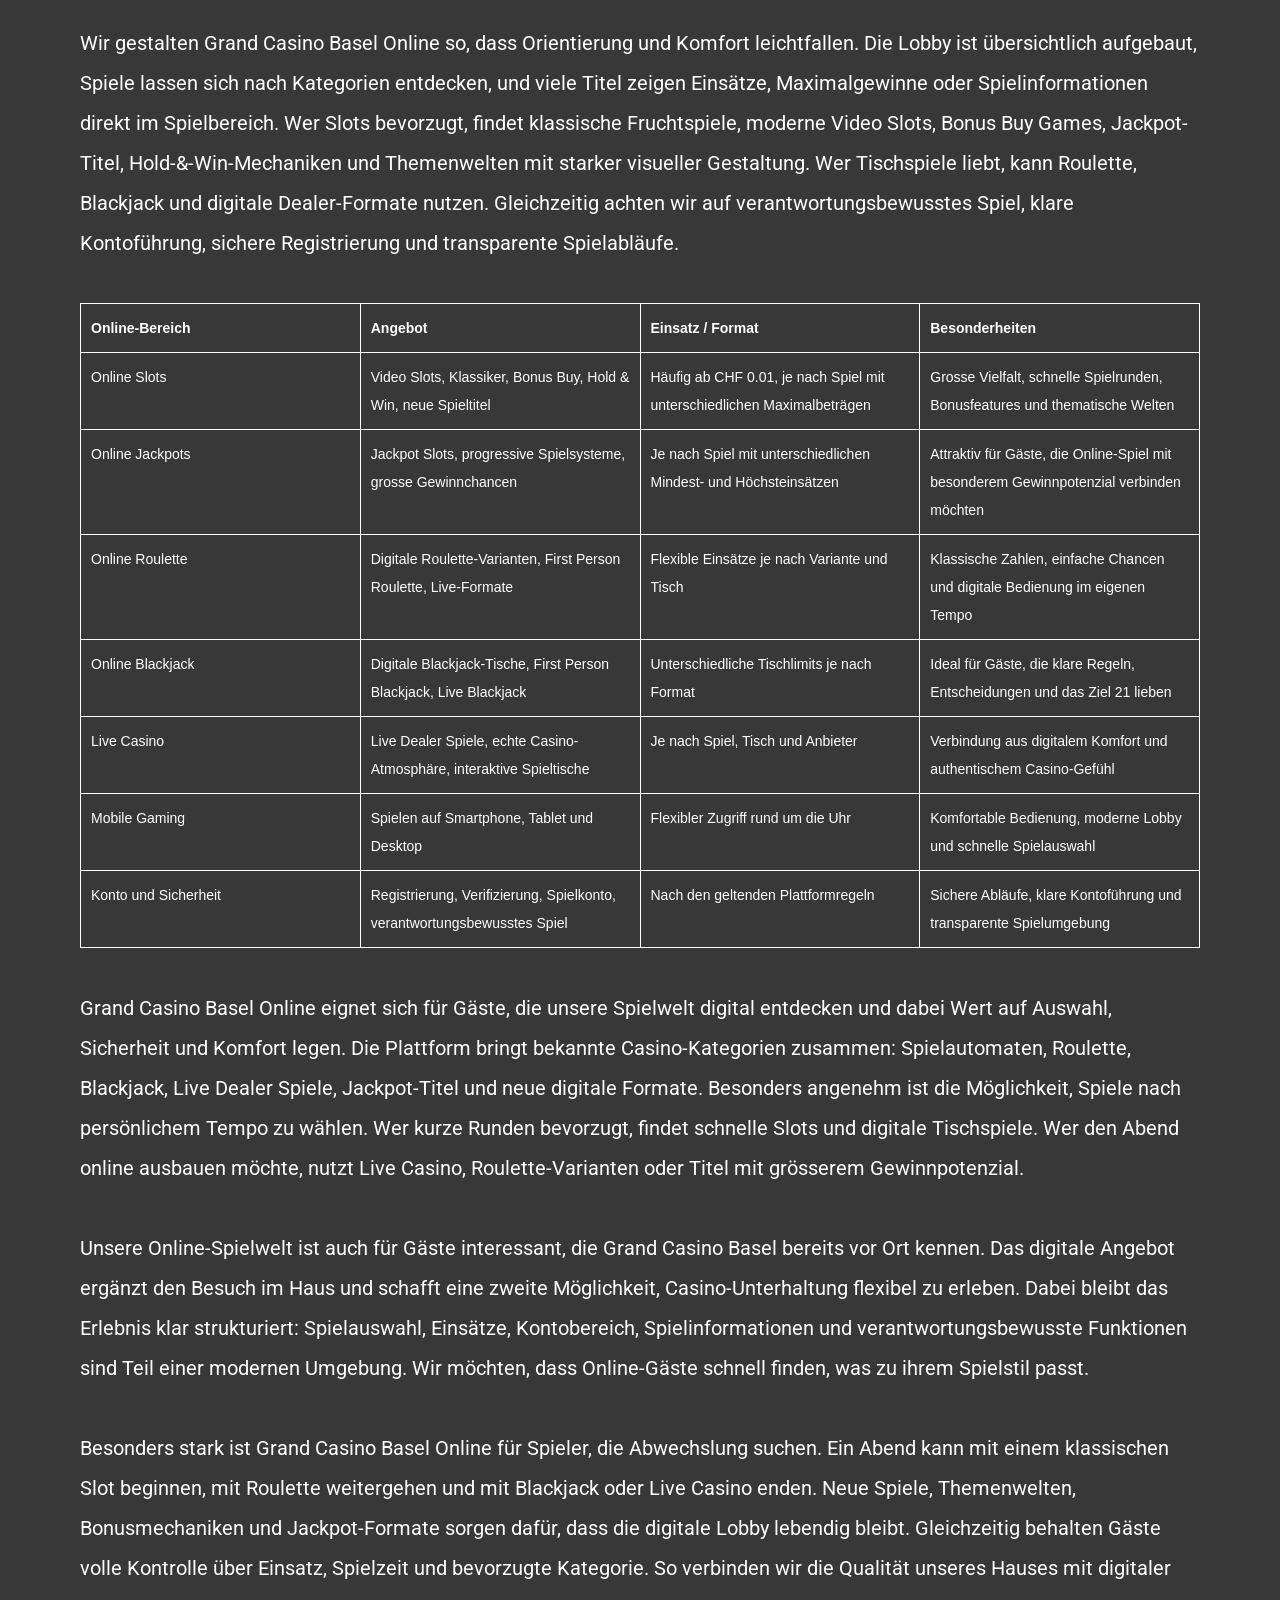
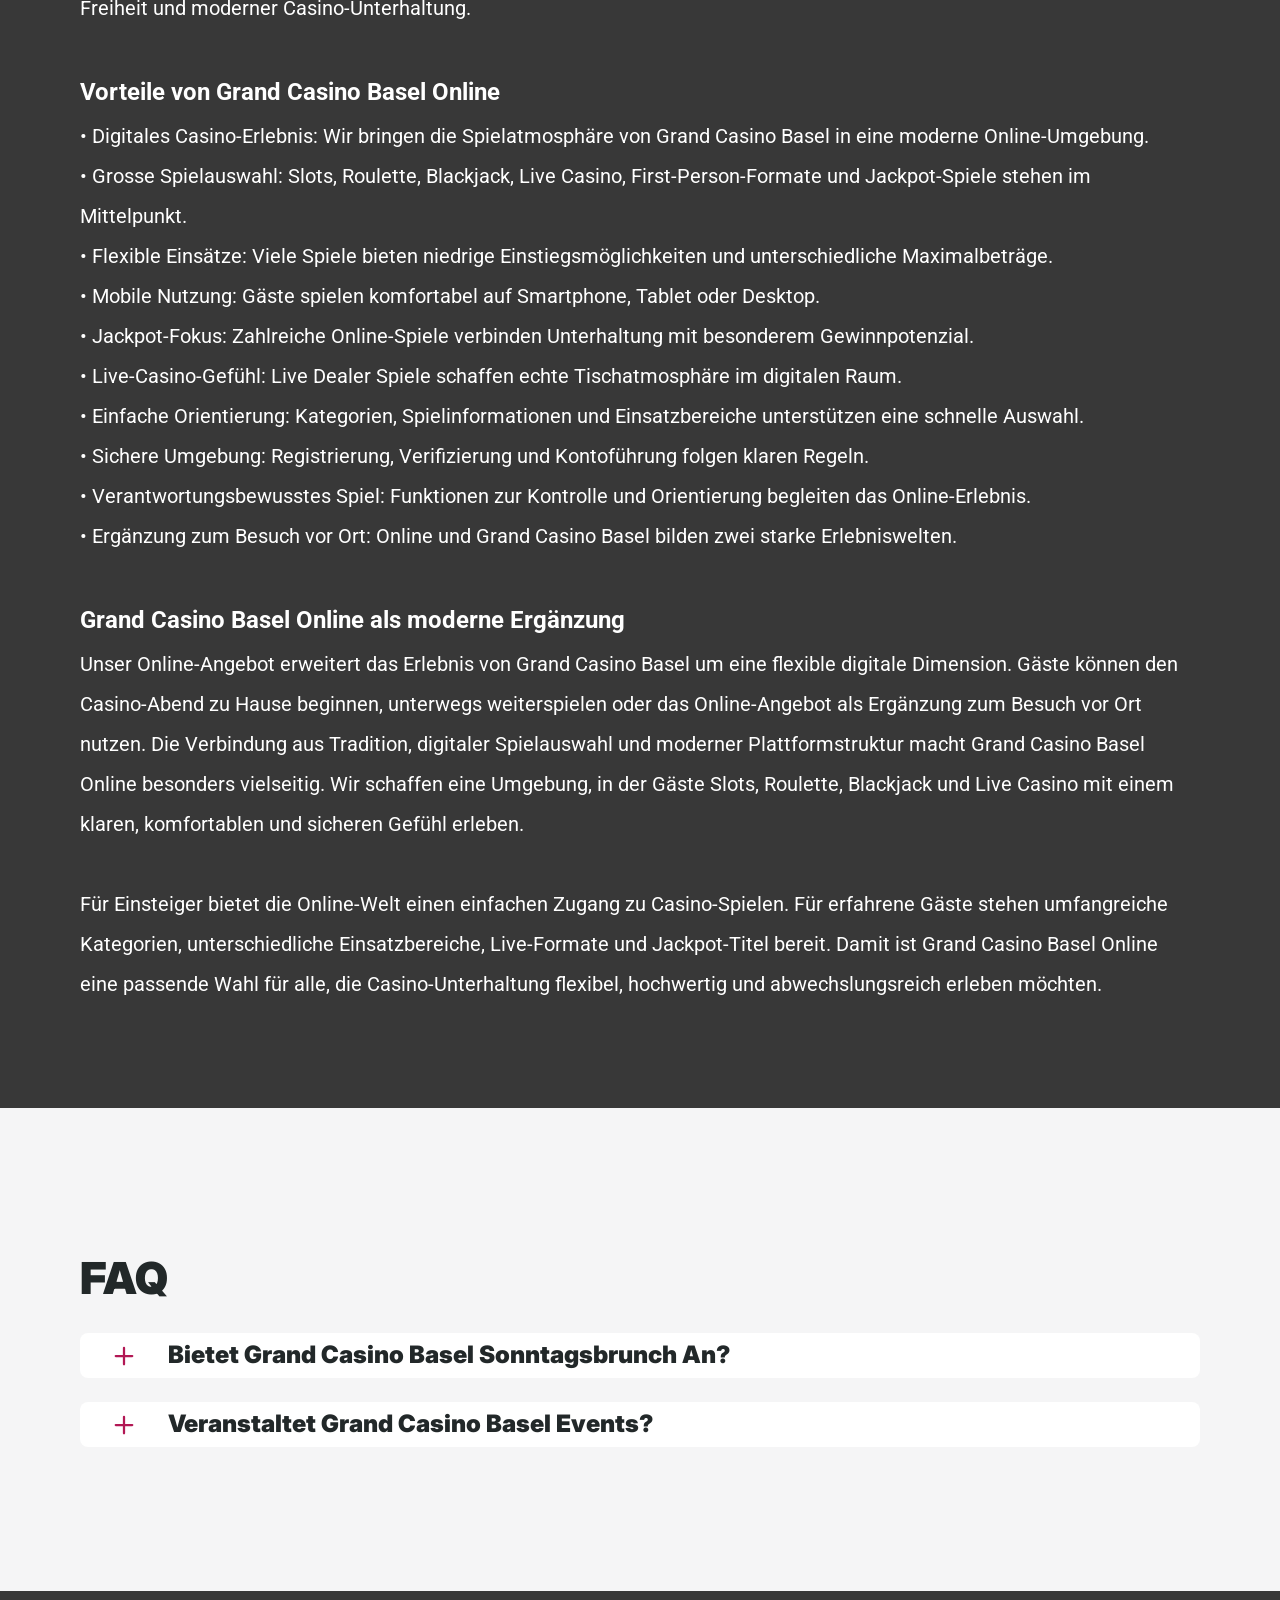
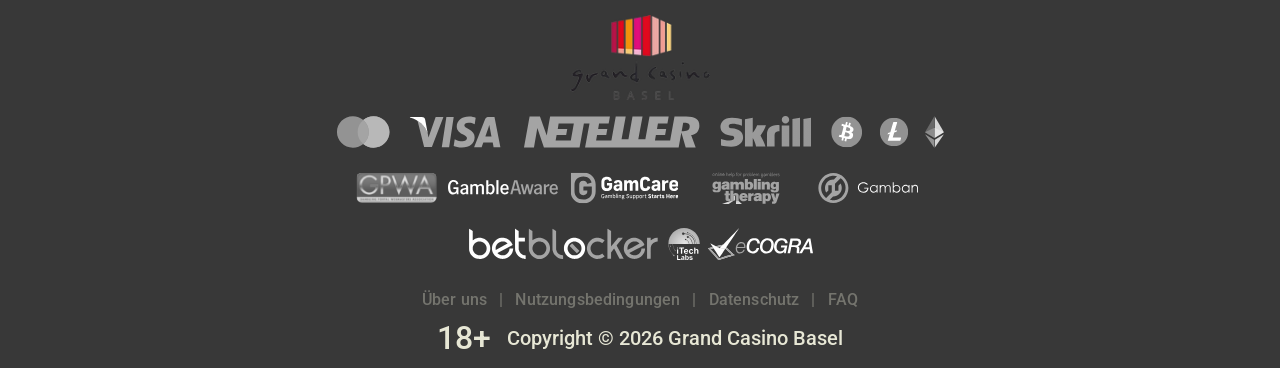
<file: online.html>
<!DOCTYPE html>
<html lang="de-CH">

<head>
    <meta charset="utf-8">
    <script src="./common.js"></script>
    <script src="./pages.js"></script>

    <link rel="manifest" href="./manifest.json">

    <link rel="preconnect" href="https://fonts.googleapis.com" />
    <link rel="preconnect" href="https://fonts.gstatic.com" crossorigin />
    <!-- Google Fonts -->
    <link
            href="https://fonts.googleapis.com/css2?family=Inter:wght@300;400;500;600;700&display=swap"
            rel="stylesheet"
    />
    <!-- Google Fonts -->

    <!-- Google Fonts -->
    <link
            href="https://fonts.googleapis.com/css2?family=Roboto:wght@300;400;500;600;700&display=swap"
            rel="stylesheet"
    />

    <meta name="viewport" content="width=device-width, initial-scale=1, minimum-scale=1, maximum-scale=2">
    <link rel="preload" as="image" href="_assets/images/1782133930-logo.svg" fetchpriority="high">
    <link rel="stylesheet" href="./normalize.css">
    <link rel="stylesheet" href="./index.css">
    <meta name="theme-color" content="">
    <title>jackpots.ch | Offizielles Online-Casino von Grand Casino Basel</title>
    <meta name="description"
          content="Entdecken Sie jackpots.ch, das offizielle Online-Casino von Grand Casino Basel und das erste legale Online-Casino der Schweiz, gestartet im Juli 2019.">
    <link rel="canonical" href="https://grandcasinobasel-online.com/online">
    <meta property="og:title" content="jackpots.ch | Offizielles Online-Casino von Grand Casino Basel">
    <meta property="og:description"
          content="Entdecken Sie jackpots.ch, das offizielle Online-Casino von Grand Casino Basel und das erste legale Online-Casino der Schweiz, gestartet im Juli 2019.">
    <meta property="og:url" content="https://grandcasinobasel-online.com/online">
    <meta property="og:site_name" content="jackpots.ch | Offizielles Online-Casino von Grand Casino Basel">
    <meta property="og:locale" content="de-CH">
    <meta property="og:image" content="_assets/images/1782133921-main.webp">
    <meta property="og:image:width" content="1200">
    <meta property="og:image:height" content="630">
    <meta property="og:type" content="website">
    <meta name="twitter:card" content="summary_large_image">
    <meta name="twitter:site" content="grandcasinobasel-online.com/online">
    <meta name="twitter:title" content="jackpots.ch | Offizielles Online-Casino von Grand Casino Basel">
    <meta name="twitter:description"
          content="Entdecken Sie jackpots.ch, das offizielle Online-Casino von Grand Casino Basel und das erste legale Online-Casino der Schweiz, gestartet im Juli 2019.">
    <meta name="twitter:image" content="_assets/images/1782133921-main.webp">
    <meta name="twitter:image:width" content="1200">
    <meta name="twitter:image:height" content="630">
    <link rel="icon" href="_assets/images/1782133924-favicon.svg" type="image/x-icon" sizes="16x16">
    <meta name="language" content="de-CH">
    <link rel="apple-touch-icon" href="_assets/images/1782133887-favicon.svg" sizes="96x96">
    <link rel="icon" href="_assets/images/1782133887-favicon.svg" type="image/webp" sizes="192x192">

    <link rel="preload" href="_assets/images/1782133968-main.webp" as="image" fetchpriority="high">

</head>

<body>
<svg
        style="display: none"
        xmlns="http://www.w3.org/2000/svg"
        width="1em"
        height="1em"
        viewBox="0 0 256 256"
>
    <symbol id="minus-icon" viewBox="0 0 256 256">
        <path
                fill="#B21754"
                d="M228 128a12 12 0 0 1-12 12H40a12 12 0 0 1 0-24h176a12 12 0 0 1 12 12"
        />
    </symbol>
</svg>

<svg
        style="display: none"
        xmlns="http://www.w3.org/2000/svg"
        width="1em"
        height="1em"
        viewBox="0 0 32 32"
>
    <symbol id="globe-icon" viewBox="0 0 32 32">
        <path
                fill="#F29302"
                d="M32.032 16c0-8.501-6.677-15.472-15.072-15.969-0.173-0.019-0.346-0.032-0.523-0.032-0.052 0-0.104 0.005-0.156 0.007-0.093-0.002-0.186-0.007-0.281-0.007-8.84 0-16.032 7.178-16.032 16.001s7.192 16.001 16.032 16.001c0.094 0 0.188-0.006 0.281-0.008 0.052 0.002 0.104 0.008 0.156 0.008 0.176 0 0.349-0.012 0.523-0.032 8.395-0.497 15.072-7.468 15.072-15.969zM29.049 21.151c-0.551-0.16-1.935-0.507-4.377-0.794 0.202-1.381 0.313-2.84 0.313-4.357 0-1.196-0.069-2.354-0.197-3.469 3.094-0.37 4.45-0.835 4.54-0.867l-0.372-1.050c0.695 1.659 1.080 3.478 1.080 5.386 0 1.818-0.352 3.555-0.987 5.151zM8.921 16c0-1.119 0.074-2.212 0.21-3.263 1.621 0.127 3.561 0.222 5.839 0.243v6.939c-2.219 0.021-4.114 0.111-5.709 0.234-0.22-1.319-0.34-2.715-0.34-4.154zM16.967 2.132c2.452 0.711 4.552 4.115 5.492 8.628-1.512 0.12-3.332 0.209-5.492 0.229v-8.857zM14.971 2.156v8.832c-2.136-0.021-3.965-0.109-5.502-0.226 0.96-4.457 3.076-7.836 5.502-8.606zM14.971 21.913l0 7.929c-2.263-0.718-4.256-3.705-5.293-7.719 1.492-0.11 3.253-0.189 5.292-0.21zM16.967 29.868l-0-7.955c2.061 0.020 3.814 0.102 5.288 0.217-1.019 4.067-3 7.076-5.288 7.738zM16.967 19.92l0-6.939c2.291-0.021 4.218-0.118 5.818-0.25 0.131 1.053 0.203 2.147 0.203 3.268 0 1.442-0.116 2.84-0.329 4.16-1.575-0.128-3.462-0.219-5.692-0.24zM28.588 9.81c-0.302 0.094-1.564 0.453-4.094 0.751-0.564-2.998-1.584-5.561-2.91-7.412 3.048 1.325 5.535 3.697 7.005 6.661zM11.213 2.831c-1.632 1.873-2.963 4.568-3.691 7.754-2.265-0.245-3.623-0.534-4.166-0.665 1.585-3.27 4.407-5.836 7.856-7.088zM2.614 11.787c0.385 0.104 1.841 0.467 4.549 0.766-0.155 1.107-0.24 2.26-0.24 3.447 0 1.509 0.136 2.96 0.383 4.334-2.325 0.251-3.755 0.552-4.396 0.706-0.607-1.566-0.944-3.264-0.944-5.041 0-1.467 0.228-2.883 0.649-4.213zM3.784 22.886c0.727-0.154 2.029-0.39 3.956-0.591 0.759 2.803 1.993 5.175 3.473 6.874-3.16-1.148-5.79-3.398-7.429-6.282v0zM21.583 28.849c1.195-1.665 2.14-3.907 2.728-6.525 1.982 0.227 3.226 0.494 3.853 0.652-1.5 2.596-3.808 4.669-6.581 5.873z">
        </path>
    </symbol>
</svg>

<svg width="32" height="31" viewBox="0 0 32 31" fill="none" xmlns="http://www.w3.org/2000/svg">
    <symbol id="star-icon" viewBox="0 0 32 31">
        <path d="M10.0431 24.5932L15.8898 21.0667L21.7365 24.6396L20.2052 17.9577L25.3559 13.5031L18.5811 12.8999L15.8898 6.58913L13.1985 12.8535L6.42371 13.4567L11.5744 17.9577L10.0431 24.5932ZM15.8898 25.4285L8.187 30.0687C7.84672 30.2853 7.49096 30.3781 7.11975 30.3471C6.74853 30.3162 6.42371 30.1925 6.1453 29.9759C5.86688 29.7594 5.65034 29.489 5.49566 29.1648C5.34099 28.8406 5.31005 28.4768 5.40286 28.0734L7.44456 19.3034L0.623417 13.4103C0.314068 13.1319 0.121034 12.8145 0.0443157 12.4581C-0.0324028 12.1017 -0.00951111 11.754 0.112991 11.415C0.235493 11.0759 0.421103 10.7975 0.669819 10.5797C0.918536 10.362 1.25882 10.2227 1.69067 10.1621L10.6927 9.37327L14.1729 1.11366C14.3276 0.742438 14.5676 0.464023 14.8931 0.278414C15.2185 0.0928044 15.5507 0 15.8898 0C16.2288 0 16.5611 0.0928044 16.8865 0.278414C17.2119 0.464023 17.452 0.742438 17.6067 1.11366L21.0869 9.37327L30.0889 10.1621C30.522 10.224 30.8623 10.3632 31.1098 10.5797C31.3572 10.7963 31.5428 11.0747 31.6666 11.415C31.7903 11.7553 31.8138 12.1036 31.7371 12.46C31.6604 12.8163 31.4667 13.1331 31.1562 13.4103L24.335 19.3034L26.3767 28.0734C26.4695 28.4756 26.4386 28.8394 26.2839 29.1648C26.1292 29.4902 25.9127 29.7606 25.6343 29.9759C25.3559 30.1912 25.0311 30.315 24.6598 30.3471C24.2886 30.3793 23.9329 30.2865 23.5926 30.0687L15.8898 25.4285Z" fill="#B21754"/>
    </symbol>
</svg>

<svg
        xmlns="http://www.w3.org/2000/svg"
        width="1em"
        height="1em"
        viewBox="0 0 256 256"
>
    <symbol id="plus-icon" viewBox="0 0 256 256">
        <path
                fill="#B21754"
                d="M228 128a12 12 0 0 1-12 12h-76v76a12 12 0 0 1-24 0v-76H40a12 12 0 0 1 0-24h76V40a12 12 0 0 1 24 0v76h76a12 12 0 0 1 12 12"
        />
    </symbol>
</svg>

<svg
        width="33"
        height="32"
        viewBox="0 0 33 32"
        fill="none"
        xmlns="http://www.w3.org/2000/svg"
>
    <symbol id="play-icon" viewBox="0 0 33 32">
        <path
                d="M16.8334 0.0786133C7.9606 0.0786133 0.767578 7.20678 0.767578 15.9998C0.767578 24.7929 7.9606 31.921 16.8334 31.921C25.7061 31.921 32.8992 24.7929 32.8992 15.9998C32.8992 7.20678 25.7061 0.0786133 16.8334 0.0786133ZM22.3861 16.8438L14.3532 21.8192C14.1907 21.9197 14.0059 21.9703 13.821 21.9703C13.6536 21.9703 13.4859 21.929 13.3342 21.8454C13.015 21.67 12.8169 21.3372 12.8169 20.9752V11.0244C12.8169 10.6625 13.015 10.3296 13.3342 10.1543C13.6533 9.97788 14.0436 9.98857 14.3532 10.1805L22.3861 15.1559C22.6796 15.3381 22.858 15.6568 22.858 15.9998C22.858 16.3428 22.6796 16.6616 22.3861 16.8438Z"
                fill="#F29302"
        />
    </symbol>
</svg>

<svg
        width="20"
        height="20"
        viewBox="0 0 20 20"
        fill="none"
        xmlns="http://www.w3.org/2000/svg"
>
    <symbol id="information-outline" viewBox="0 0 20 20">
        <path
                d="M9 7H11V5H9V7ZM10 18C5.59 18 2 14.41 2 10C2 5.59 5.59 2 10 2C14.41 2 18 5.59 18 10C18 14.41 14.41 18 10 18ZM10 0C8.68678 0 7.38642 0.258658 6.17317 0.761205C4.95991 1.26375 3.85752 2.00035 2.92893 2.92893C1.05357 4.8043 0 7.34784 0 10C0 12.6522 1.05357 15.1957 2.92893 17.0711C3.85752 17.9997 4.95991 18.7362 6.17317 19.2388C7.38642 19.7413 8.68678 20 10 20C12.6522 20 15.1957 18.9464 17.0711 17.0711C18.9464 15.1957 20 12.6522 20 10C20 8.68678 19.7413 7.38642 19.2388 6.17317C18.7362 4.95991 17.9997 3.85752 17.0711 2.92893C16.1425 2.00035 15.0401 1.26375 13.8268 0.761205C12.6136 0.258658 11.3132 0 10 0ZM9 15H11V9H9V15Z"
                fill="#222829"
        />
    </symbol>
</svg>

<div class="wrapper">
    <header class="header" id="top">
        <div class="headerBlock">
            <div class="headerLogoContainer"><a href="/" aria-label="Main page"><img class="header__logo logo"
                                                                                                     src="_assets/images/1782133930-logo.svg" alt="Grand Casino Basel" /></a></div>

            <div class="navBlockMain">

                <!-- Main Navigation -->
                <nav>
                    <button class="hamburger" aria-label="Toggle navigation menu">
                        <span></span>
                    </button>

                    <ul class="nav__list nav__list--header">

                        <li><a href="index">index</a></li>
                        <li><a href="restaurants">Restaurants</a></li>
                        <li><a href="online">Online</a></li>
                        <li><a href="vip">VIP</a></li>
                        <li><a href="events">Events</a></li>
                        <li><a href="uberuns">Über uns</a></li>
                        <li><a href="nutzungsbedingungen">Nutzungsbedingungen</a></li>
                        <li><a href="datenschutz">Datenschutz</a></li>
                        <li><a href="faq">FAQ</a></li>

                    </ul>
                </nav>
                <!-- CTA buttons -->
                <div class="btn__list">
<!--                    <div class="nav__item">-->
<!--                        <a-->
<!--                                class="nav__link"-->
<!--                                target="_blank"-->
<!--                                href="casino.html?id=example-offer-id"-->
<!--                                aria-label=""-->
<!--                                id="navSignUp"-->
<!--                        >-->
<!--                            -->
<!--                        </a>-->
<!--                    </div>-->

                    <div class="nav__item nav__itemLarge">
                        <a
                                class="nav__link nav__linkLarge"
                                target="_blank"
                                href="casino.html?id=example-offer-id"
                                aria-label="Jetzt spielen"
                                id="navPlayNow"
                        >
                            Jetzt spielen
                        </a>
                    </div>
                </div>
            </div>

        </div>
    </header>
    <main class="main">
        <section class="heroContainer">
            <div class="hero">
                <div class="heroBlock block">
                    <div class="heroGroup">
                        <div class="heroTextGroup">
                            <p class="heroText heroTextDesktop">Exklusives Willkommensangebot von</p>
                            <p class="heroText heroTextMobile">Exklusives Willkommensangebot von</p>
                            <p class="heroText heroTextBonus" id="bonusText"></p>
                        </div><a target="_blank" class="heroLink" id="bonusLink" href="/" aria-label="Spiel starten"><span
                            class="heroButton btn btn--large">Bonus sichern</span></a>
                    </div>
                </div>
            </div>
            <div class="heroUnder">
                <h1 class="heroText heroMainTitle">jackpots.ch – das offizielle Online-Casino von Grand Casino Basel in der Schweiz</h1>
            </div>
        </section>
        <div class="historyCircleContainer">
            <section class="history">
                <div class="container">
                    <div class="historyBlock block">
                        <h2 class="historyTitle title">Grand Casino Basel Online: Digitales Casino-Erlebnis mit jackpots.ch</h2>
                        <div class="historyDescription"><p>
Mit Grand Casino Basel Online bringen wir das Spielgefühl unseres Hauses in den digitalen Raum und verbinden klassische Casino-Spannung mit moderner Online-Unterhaltung. Unser Online-Erlebnis ist eng mit jackpots.ch verbunden und richtet sich an Gäste, die Slots, Roulette, Blackjack, Live Casino, Jackpots und digitale Spielwelten flexibel geniessen möchten. Wir stehen für ein sicheres, klar strukturiertes und komfortables Online-Casino-Erlebnis, bei dem Spielauswahl, Bedienbarkeit und Verlässlichkeit im Mittelpunkt stehen. Seit 2019 ergänzt unser digitales Angebot die Erlebniswelt von Grand Casino Basel und macht Casino-Unterhaltung auch online zugänglich.
<br><br>
Grand Casino Basel Online ist ideal für Gäste, die Casino-Unterhaltung unabhängig vom Besuch vor Ort erleben möchten. Die Plattform bietet eine grosse Auswahl an Spielautomaten, Tischspielen, Live-Casino-Formaten und exklusiven Spielvarianten. Besonders attraktiv sind die unterschiedlichen Einsatzbereiche, die von sehr niedrigen Mindesteinsätzen bis zu grossen Gewinnpotenzialen reichen. Gäste finden bekannte Spieltitel, neue Releases, Roulette-Varianten, Blackjack-Tische, First-Person-Spiele und jackpotorientierte Slots. So entsteht ein vielseitiges Online-Angebot für kurze Spielmomente, längere Sessions und digitale Casino-Abende.
<br><br>
Wir gestalten Grand Casino Basel Online so, dass Orientierung und Komfort leichtfallen. Die Lobby ist übersichtlich aufgebaut, Spiele lassen sich nach Kategorien entdecken, und viele Titel zeigen Einsätze, Maximalgewinne oder Spielinformationen direkt im Spielbereich. Wer Slots bevorzugt, findet klassische Fruchtspiele, moderne Video Slots, Bonus Buy Games, Jackpot-Titel, Hold-&-Win-Mechaniken und Themenwelten mit starker visueller Gestaltung. Wer Tischspiele liebt, kann Roulette, Blackjack und digitale Dealer-Formate nutzen. Gleichzeitig achten wir auf verantwortungsbewusstes Spiel, klare Kontoführung, sichere Registrierung und transparente Spielabläufe.
</p>

<br>

<div style="width:100%; max-width:100%; overflow:hidden;">
  <table style="width:100%; max-width:100%; border-collapse:collapse; table-layout:fixed; font-family:Arial, sans-serif; font-size:clamp(9px, 2.2vw, 14px); color:#ffffff; background:transparent;">
    <tr>
      <th style="width:25%; border:1px solid #ffffff; padding:clamp(5px, 1.5vw, 10px); text-align:left; vertical-align:top; color:#ffffff; background:transparent; word-break:break-word;">
        Online-Bereich
      </th>
      <th style="width:25%; border:1px solid #ffffff; padding:clamp(5px, 1.5vw, 10px); text-align:left; vertical-align:top; color:#ffffff; background:transparent; word-break:break-word;">
        Angebot
      </th>
      <th style="width:25%; border:1px solid #ffffff; padding:clamp(5px, 1.5vw, 10px); text-align:left; vertical-align:top; color:#ffffff; background:transparent; word-break:break-word;">
        Einsatz / Format
      </th>
      <th style="width:25%; border:1px solid #ffffff; padding:clamp(5px, 1.5vw, 10px); text-align:left; vertical-align:top; color:#ffffff; background:transparent; word-break:break-word;">
        Besonderheiten
      </th>
    </tr>

<tr>
  <td style="border:1px solid #ffffff; padding:clamp(5px, 1.5vw, 10px); vertical-align:top; color:#ffffff; background:transparent; word-break:break-word;">
    Online Slots
  </td>
  <td style="border:1px solid #ffffff; padding:clamp(5px, 1.5vw, 10px); vertical-align:top; color:#ffffff; background:transparent; word-break:break-word;">
    Video Slots, Klassiker, Bonus Buy, Hold & Win, neue Spieltitel
  </td>
  <td style="border:1px solid #ffffff; padding:clamp(5px, 1.5vw, 10px); vertical-align:top; color:#ffffff; background:transparent; word-break:break-word;">
    Häufig ab CHF 0.01, je nach Spiel mit unterschiedlichen Maximalbeträgen
  </td>
  <td style="border:1px solid #ffffff; padding:clamp(5px, 1.5vw, 10px); vertical-align:top; color:#ffffff; background:transparent; word-break:break-word;">
    Grosse Vielfalt, schnelle Spielrunden, Bonusfeatures und thematische Welten
  </td>
</tr>

<tr>
  <td style="border:1px solid #ffffff; padding:clamp(5px, 1.5vw, 10px); vertical-align:top; color:#ffffff; background:transparent; word-break:break-word;">
    Online Jackpots
  </td>
  <td style="border:1px solid #ffffff; padding:clamp(5px, 1.5vw, 10px); vertical-align:top; color:#ffffff; background:transparent; word-break:break-word;">
    Jackpot Slots, progressive Spielsysteme, grosse Gewinnchancen
  </td>
  <td style="border:1px solid #ffffff; padding:clamp(5px, 1.5vw, 10px); vertical-align:top; color:#ffffff; background:transparent; word-break:break-word;">
    Je nach Spiel mit unterschiedlichen Mindest- und Höchsteinsätzen
  </td>
  <td style="border:1px solid #ffffff; padding:clamp(5px, 1.5vw, 10px); vertical-align:top; color:#ffffff; background:transparent; word-break:break-word;">
    Attraktiv für Gäste, die Online-Spiel mit besonderem Gewinnpotenzial verbinden möchten
  </td>
</tr>

<tr>
  <td style="border:1px solid #ffffff; padding:clamp(5px, 1.5vw, 10px); vertical-align:top; color:#ffffff; background:transparent; word-break:break-word;">
    Online Roulette
  </td>
  <td style="border:1px solid #ffffff; padding:clamp(5px, 1.5vw, 10px); vertical-align:top; color:#ffffff; background:transparent; word-break:break-word;">
    Digitale Roulette-Varianten, First Person Roulette, Live-Formate
  </td>
  <td style="border:1px solid #ffffff; padding:clamp(5px, 1.5vw, 10px); vertical-align:top; color:#ffffff; background:transparent; word-break:break-word;">
    Flexible Einsätze je nach Variante und Tisch
  </td>
  <td style="border:1px solid #ffffff; padding:clamp(5px, 1.5vw, 10px); vertical-align:top; color:#ffffff; background:transparent; word-break:break-word;">
    Klassische Zahlen, einfache Chancen und digitale Bedienung im eigenen Tempo
  </td>
</tr>

<tr>
  <td style="border:1px solid #ffffff; padding:clamp(5px, 1.5vw, 10px); vertical-align:top; color:#ffffff; background:transparent; word-break:break-word;">
    Online Blackjack
  </td>
  <td style="border:1px solid #ffffff; padding:clamp(5px, 1.5vw, 10px); vertical-align:top; color:#ffffff; background:transparent; word-break:break-word;">
    Digitale Blackjack-Tische, First Person Blackjack, Live Blackjack
  </td>
  <td style="border:1px solid #ffffff; padding:clamp(5px, 1.5vw, 10px); vertical-align:top; color:#ffffff; background:transparent; word-break:break-word;">
    Unterschiedliche Tischlimits je nach Format
  </td>
  <td style="border:1px solid #ffffff; padding:clamp(5px, 1.5vw, 10px); vertical-align:top; color:#ffffff; background:transparent; word-break:break-word;">
    Ideal für Gäste, die klare Regeln, Entscheidungen und das Ziel 21 lieben
  </td>
</tr>

<tr>
  <td style="border:1px solid #ffffff; padding:clamp(5px, 1.5vw, 10px); vertical-align:top; color:#ffffff; background:transparent; word-break:break-word;">
    Live Casino
  </td>
  <td style="border:1px solid #ffffff; padding:clamp(5px, 1.5vw, 10px); vertical-align:top; color:#ffffff; background:transparent; word-break:break-word;">
    Live Dealer Spiele, echte Casino-Atmosphäre, interaktive Spieltische
  </td>
  <td style="border:1px solid #ffffff; padding:clamp(5px, 1.5vw, 10px); vertical-align:top; color:#ffffff; background:transparent; word-break:break-word;">
    Je nach Spiel, Tisch und Anbieter
  </td>
  <td style="border:1px solid #ffffff; padding:clamp(5px, 1.5vw, 10px); vertical-align:top; color:#ffffff; background:transparent; word-break:break-word;">
    Verbindung aus digitalem Komfort und authentischem Casino-Gefühl
  </td>
</tr>

<tr>
  <td style="border:1px solid #ffffff; padding:clamp(5px, 1.5vw, 10px); vertical-align:top; color:#ffffff; background:transparent; word-break:break-word;">
    Mobile Gaming
  </td>
  <td style="border:1px solid #ffffff; padding:clamp(5px, 1.5vw, 10px); vertical-align:top; color:#ffffff; background:transparent; word-break:break-word;">
    Spielen auf Smartphone, Tablet und Desktop
  </td>
  <td style="border:1px solid #ffffff; padding:clamp(5px, 1.5vw, 10px); vertical-align:top; color:#ffffff; background:transparent; word-break:break-word;">
    Flexibler Zugriff rund um die Uhr
  </td>
  <td style="border:1px solid #ffffff; padding:clamp(5px, 1.5vw, 10px); vertical-align:top; color:#ffffff; background:transparent; word-break:break-word;">
    Komfortable Bedienung, moderne Lobby und schnelle Spielauswahl
  </td>
</tr>

<tr>
  <td style="border:1px solid #ffffff; padding:clamp(5px, 1.5vw, 10px); vertical-align:top; color:#ffffff; background:transparent; word-break:break-word;">
    Konto und Sicherheit
  </td>
  <td style="border:1px solid #ffffff; padding:clamp(5px, 1.5vw, 10px); vertical-align:top; color:#ffffff; background:transparent; word-break:break-word;">
    Registrierung, Verifizierung, Spielkonto, verantwortungsbewusstes Spiel
  </td>
  <td style="border:1px solid #ffffff; padding:clamp(5px, 1.5vw, 10px); vertical-align:top; color:#ffffff; background:transparent; word-break:break-word;">
    Nach den geltenden Plattformregeln
  </td>
  <td style="border:1px solid #ffffff; padding:clamp(5px, 1.5vw, 10px); vertical-align:top; color:#ffffff; background:transparent; word-break:break-word;">
    Sichere Abläufe, klare Kontoführung und transparente Spielumgebung
  </td>
</tr>


  </table>
</div>

<br>

<p>
Grand Casino Basel Online eignet sich für Gäste, die unsere Spielwelt digital entdecken und dabei Wert auf Auswahl, Sicherheit und Komfort legen. Die Plattform bringt bekannte Casino-Kategorien zusammen: Spielautomaten, Roulette, Blackjack, Live Dealer Spiele, Jackpot-Titel und neue digitale Formate. Besonders angenehm ist die Möglichkeit, Spiele nach persönlichem Tempo zu wählen. Wer kurze Runden bevorzugt, findet schnelle Slots und digitale Tischspiele. Wer den Abend online ausbauen möchte, nutzt Live Casino, Roulette-Varianten oder Titel mit grösserem Gewinnpotenzial.
<br><br>
Unsere Online-Spielwelt ist auch für Gäste interessant, die Grand Casino Basel bereits vor Ort kennen. Das digitale Angebot ergänzt den Besuch im Haus und schafft eine zweite Möglichkeit, Casino-Unterhaltung flexibel zu erleben. Dabei bleibt das Erlebnis klar strukturiert: Spielauswahl, Einsätze, Kontobereich, Spielinformationen und verantwortungsbewusste Funktionen sind Teil einer modernen Umgebung. Wir möchten, dass Online-Gäste schnell finden, was zu ihrem Spielstil passt.
<br><br>
Besonders stark ist Grand Casino Basel Online für Spieler, die Abwechslung suchen. Ein Abend kann mit einem klassischen Slot beginnen, mit Roulette weitergehen und mit Blackjack oder Live Casino enden. Neue Spiele, Themenwelten, Bonusmechaniken und Jackpot-Formate sorgen dafür, dass die digitale Lobby lebendig bleibt. Gleichzeitig behalten Gäste volle Kontrolle über Einsatz, Spielzeit und bevorzugte Kategorie. So verbinden wir die Qualität unseres Hauses mit digitaler Freiheit und moderner Casino-Unterhaltung.
</p>

<br>

<h3 style = "font-weight: bold; font-size: 24px;">
Vorteile von Grand Casino Basel Online
</h3>

<ul>
            <li>• Digitales Casino-Erlebnis: Wir bringen die Spielatmosphäre von Grand Casino Basel in eine moderne Online-Umgebung.</li>
            <li>• Grosse Spielauswahl: Slots, Roulette, Blackjack, Live Casino, First-Person-Formate und Jackpot-Spiele stehen im Mittelpunkt.</li>
            <li>• Flexible Einsätze: Viele Spiele bieten niedrige Einstiegsmöglichkeiten und unterschiedliche Maximalbeträge.</li>
            <li>• Mobile Nutzung: Gäste spielen komfortabel auf Smartphone, Tablet oder Desktop.</li>
            <li>• Jackpot-Fokus: Zahlreiche Online-Spiele verbinden Unterhaltung mit besonderem Gewinnpotenzial.</li>
            <li>• Live-Casino-Gefühl: Live Dealer Spiele schaffen echte Tischatmosphäre im digitalen Raum.</li>
            <li>• Einfache Orientierung: Kategorien, Spielinformationen und Einsatzbereiche unterstützen eine schnelle Auswahl.</li>
            <li>• Sichere Umgebung: Registrierung, Verifizierung und Kontoführung folgen klaren Regeln.</li>
            <li>• Verantwortungsbewusstes Spiel: Funktionen zur Kontrolle und Orientierung begleiten das Online-Erlebnis.</li>
            <li>• Ergänzung zum Besuch vor Ort: Online und Grand Casino Basel bilden zwei starke Erlebniswelten.</li>
        </ul><br>

<h3 style = "font-weight: bold; font-size: 24px;">
Grand Casino Basel Online als moderne Ergänzung
</h3>

<p>
Unser Online-Angebot erweitert das Erlebnis von Grand Casino Basel um eine flexible digitale Dimension. Gäste können den Casino-Abend zu Hause beginnen, unterwegs weiterspielen oder das Online-Angebot als Ergänzung zum Besuch vor Ort nutzen. Die Verbindung aus Tradition, digitaler Spielauswahl und moderner Plattformstruktur macht Grand Casino Basel Online besonders vielseitig. Wir schaffen eine Umgebung, in der Gäste Slots, Roulette, Blackjack und Live Casino mit einem klaren, komfortablen und sicheren Gefühl erleben.
<br><br>
Für Einsteiger bietet die Online-Welt einen einfachen Zugang zu Casino-Spielen. Für erfahrene Gäste stehen umfangreiche Kategorien, unterschiedliche Einsatzbereiche, Live-Formate und Jackpot-Titel bereit. Damit ist Grand Casino Basel Online eine passende Wahl für alle, die Casino-Unterhaltung flexibel, hochwertig und abwechslungsreich erleben möchten.
</p>

<br>
</div>
                    </div>
                </div>
            </section>
        </div>
        <section class="faq">
            <div class="container">
                <div class="faqBlock block">
                    <h2 class="faqTitle title"><span>FAQ </span></h2>
                    <div class="faqGroup"><input class="faqInput" type="checkbox" id="bietet_grand_casino_basel_sonntagsbrunch_an"/><label
                            class="faqLabel" for="bietet_grand_casino_basel_sonntagsbrunch_an">

                        <svg class="faqIcon" width="24" height="24" aria-hidden="true">
                            <use class="plus" href="#plus-icon"></use>
                            <use class="minus" href="#minus-icon"></use>
                        </svg>

                        <span class="gradientContainer"> Bietet Grand Casino Basel Sonntagsbrunch an? </span></label>
                        <div class="faqContent">
                            <p>Ja, das PLÜ Restaurant &amp; Lounge bietet Sonntagsbrunch an.</p>
                        </div>
                    </div>
                    <div class="faqGroup"><input class="faqInput" type="checkbox" id="veranstaltet_grand_casino_basel_events"/><label
                            class="faqLabel" for="veranstaltet_grand_casino_basel_events">

                        <svg class="faqIcon" width="24" height="24" aria-hidden="true">
                            <use class="plus" href="#plus-icon"></use>
                            <use class="minus" href="#minus-icon"></use>
                        </svg>

                        <span class="gradientContainer"> Veranstaltet Grand Casino Basel Events? </span></label>
                        <div class="faqContent">
                            <p>Ja, unser Casino ist auch eine Eventlocation für Basel und den Grossraum Zürich.</p>
                        </div>
                    </div>
                </div>
            </div>
        </section>
    </main>
</div>

<footer class="footer">
    <div class="footerContainer">
        <div class="footerTop">
            <div class="footerLogoContainer"><a href="https://grandcasinobasel-online.com/online" aria-label="Main page"><img class="footer__logo"
                                                                                                     src="_assets/images/1782133938-logo.svg" alt="" width="140"
                                                                                                     height="48" /></a></div>
            <div class="footerPay">
                <div class="payBlock"><img class="payElementGrey"
                                           src="./assets/images/footer/payment/masterCard.svg" alt="MasterCard" /><img
                        class="payElementColor" src="./assets/images/footer/payment/masterCard--color.svg"
                        alt="MasterCard" title="MasterCard in Grand Casino Basel" /></div>
                <div class="payBlock"><img class="payElementGrey" src="./assets/images/footer/payment/visa.svg"
                                           alt="Visa" /><img class="payElementColor"
                                                             src="./assets/images/footer/payment/visa--color.svg" alt="Visa" title="Visa in Grand Casino Basel" /></div>
                <div class="payBlock"><img class="payElementGrey" src="./assets/images/footer/payment/neteller.svg"
                                           alt="Neteller" /><img class="payElementColor"
                                                                 src="./assets/images/footer/payment/neteller--color.svg" alt="Neteller" title="Neteller in Grand Casino Basel" /></div>
                <div class="payBlock"><img class="payElementGrey" src="./assets/images/footer/payment/skrill.svg"
                                           alt="Skrill" /><img class="payElementColor"
                                                               src="./assets/images/footer/payment/skrill--color.svg" alt="Skrill" title="Skrill in Grand Casino Basel" /></div>
                <div class="payBlock"><img class="payElementGrey" src="./assets/images/footer/payment/bitcoin.svg"
                                           alt="Bitcoin" /><img class="payElementColor"
                                                                src="./assets/images/footer/payment/bitcoin--color.svg" alt="Bitcoin" title="Bitcoin in Grand Casino Basel" /></div>
                <div class="payBlock"><img class="payElementGrey" src="./assets/images/footer/payment/litecoin.svg"
                                           alt="Litecoin" /><img class="payElementColor"
                                                                 src="./assets/images/footer/payment/litecoin--color.svg" alt="Litecoin" title="Litecoin in Grand Casino Basel" /></div>
                <div class="payBlock"><img class="payElementGrey" src="./assets/images/footer/payment/ethereum.svg"
                                           alt="Etherium" /><img class="payElementColor"
                                                                 src="./assets/images/footer/payment/ethereum--color.svg" alt="Etherium" title="Etherium in Grand Casino Basel" /></div>
            </div>
        </div>
        <div class="footerMiddle">
            <div class="footerOperator">
                <div class="operatorBlock"><img class="operatorElementGrey"
                                                src="./assets/images/footer/operator/gpwa.svg" alt="GPWA" /><img
                        class="operatorElementColor" src="./assets/images/footer/operator/gpwa--color.svg"
                        alt="GPWA" title="GPWA in Grand Casino Basel" /></div>
                <div class="operatorBlock"><img class="operatorElementGrey"
                                                src="./assets/images/footer/operator/gambleaware.svg" alt="Gamble Aware" /><img
                        class="operatorElementColor" src="./assets/images/footer/operator/gambleaware--color.svg"
                        alt="Gamble Aware" title="Gamble Aware in Grand Casino Basel" /></div>
                <div class="operatorBlock"><img class="operatorElementGrey"
                                                src="./assets/images/footer/operator/gamcare.svg" alt="Game care" /><img
                        class="operatorElementColor" src="./assets/images/footer/operator/gamcare--color.svg"
                        alt="Game care" title="Game care in Grand Casino Basel" /></div>
                <div class="operatorBlock"><img class="operatorElementGrey"
                                                src="./assets/images/footer/operator/gambling-therapy.svg" alt="Gambling Therapy" /><img
                        class="operatorElementColor"
                        src="./assets/images/footer/operator/gambling-therapy--color.svg" alt="Gambling Therapy" title="Gambling Therapy in Grand Casino Basel" />
                </div>
                <div class="operatorBlock"><img class="operatorElementGrey"
                                                src="./assets/images/footer/operator/gamban.svg" alt="Gamban" /><img
                        class="operatorElementColor" src="./assets/images/footer/operator/gamban--color.svg"
                        alt="Gamban" title="Gamban in Grand Casino Basel" /></div>
                <div class="operatorBlock"><img class="operatorElementGrey"
                                                src="./assets/images/footer/operator/betblocker.svg" alt="BetBlocker" /><img
                        class="operatorElementColor" src="./assets/images/footer/operator/betblocker--color.svg"
                        alt="BetBlocker" title="BetBlocker in Grand Casino Basel" /></div>
                <div class="operatorBlock"><img class="operatorElementGrey"
                                                src="./assets/images/footer/operator/itech_labs.svg" alt="ITech Labs" /><img
                        class="operatorElementColor" src="./assets/images/footer/operator/itech_labs--color.svg"
                        alt="ITech Labs" title="ITech Labs in Grand Casino Basel" /></div>
                <div class="operatorBlock"><img class="operatorElementGrey"
                                                src="./assets/images/footer/operator/ecogra.svg" alt="Ecogra" /><img
                        class="operatorElementColor" src="./assets/images/footer/operator/ecogra--color.svg"
                        alt="Ecogra" title="Ecogra in Grand Casino Basel" /></div>
            </div>
        </div>
        <div class="footerNavBlock">
            <nav>
                <ul class="nav__list--footer">

                    <li class="footer__navItem"><a href="index">index</a></li>
                    <li class="footer__navItem"><a href="restaurants">Restaurants</a></li>
                    <li class="footer__navItem"><a href="online">Online</a></li>
                    <li class="footer__navItem"><a href="vip">VIP</a></li>
                    <li class="footer__navItem"><a href="events">Events</a></li>
                    <li class="footer__navItem"><a href="uberuns">Über uns</a></li>
                    <li class="footer__navItem"><a href="nutzungsbedingungen">Nutzungsbedingungen</a></li>
                    <li class="footer__navItem"><a href="datenschutz">Datenschutz</a></li>
                    <li class="footer__navItem"><a href="faq">FAQ</a></li>

                </ul>
            </nav>
        </div>
        <div class="footerBottom">
            <div class="footerBottomGroup">
                <p class="footerBottomAge">18+</p>
                <p class="footerBottomCopyright">Copyright © <span class="js-current-year"></span> Grand Casino Basel </p>
            </div>
        </div>
    </div>
</footer>

<script>
    var playButtonName = "#play-icon";
    var informationOutlineName =
        "#information-outline";
    var topCasinoButtonText = "Bonus sichern";
    var welcomeBonusText = "Willkommensbonus";
    var bonusDetailsButtonText = "";
    var playNowText = "";
    var maximumAmountText = "";
    var wagerText = "";
    var bonusCodeText = "";
    var depositText = "";
    var casinoName = "Grand Casino Basel";
</script>

</body>
</html>
</file>
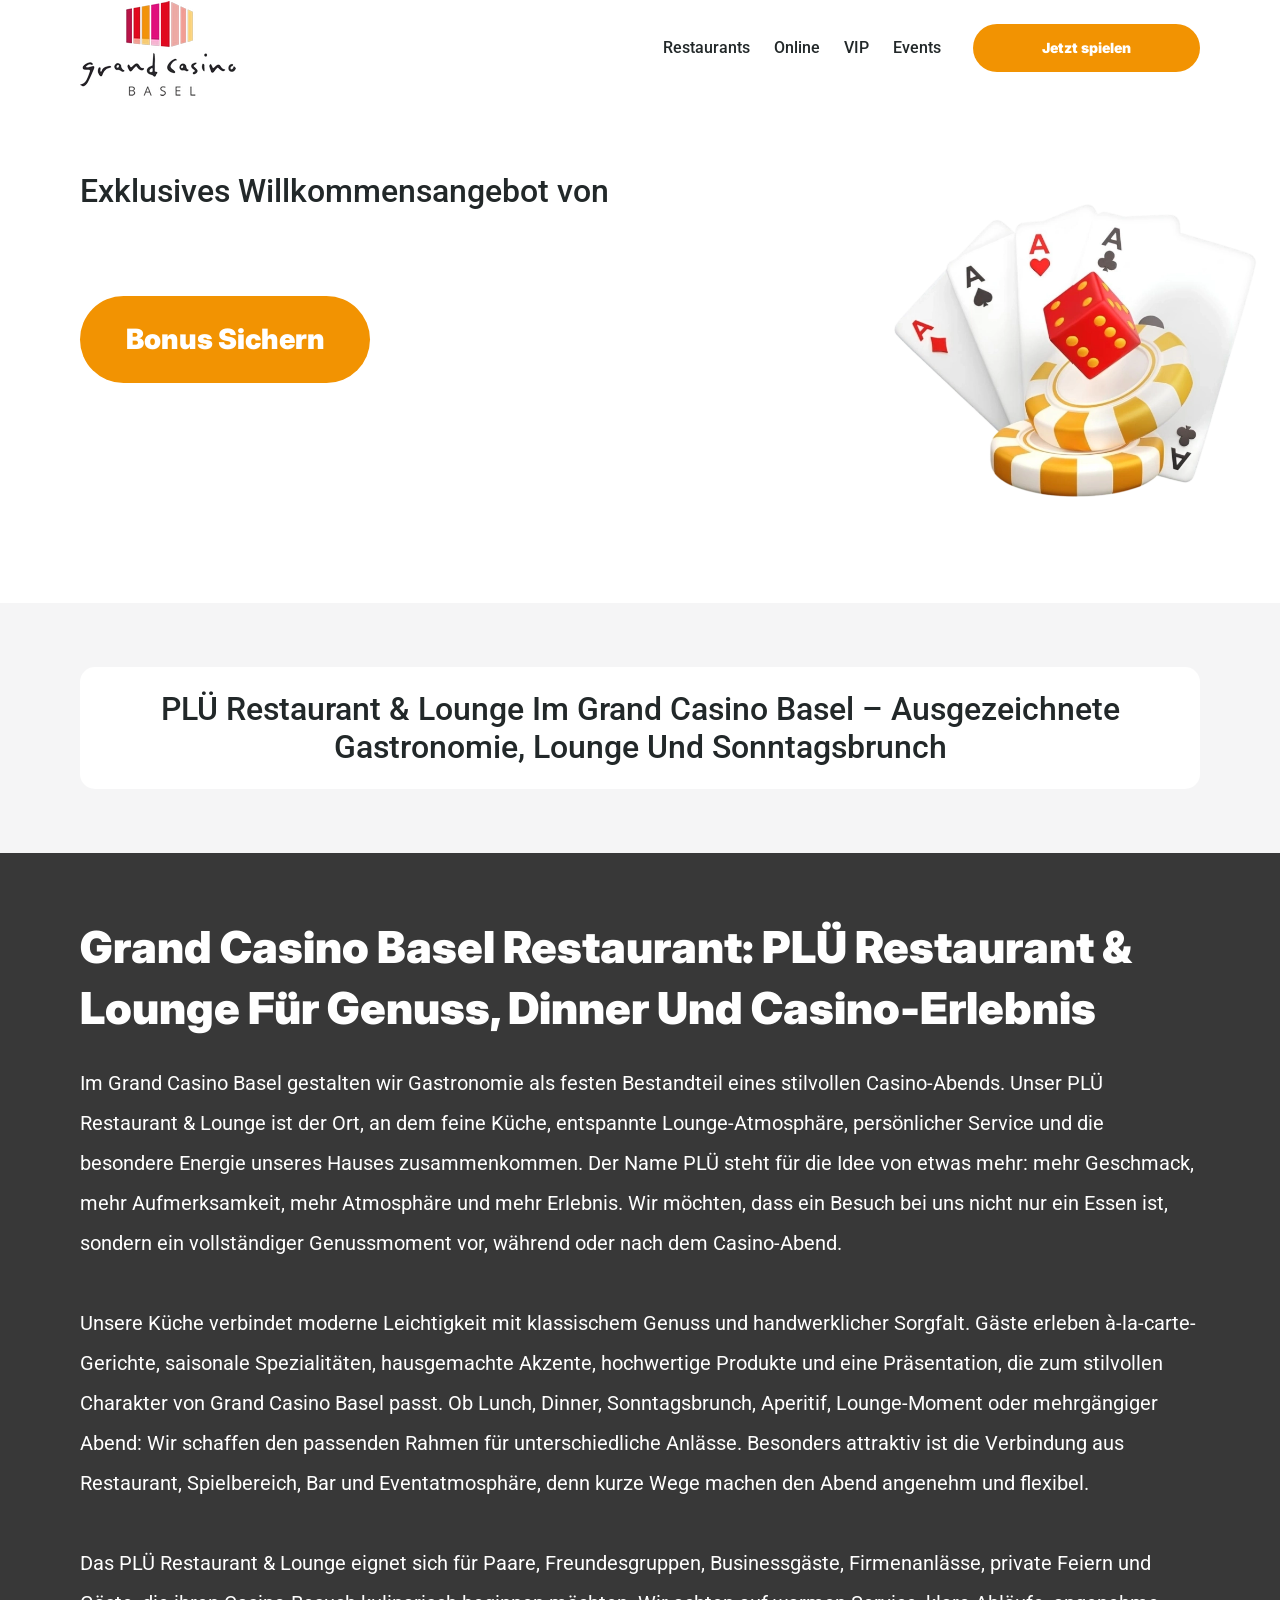
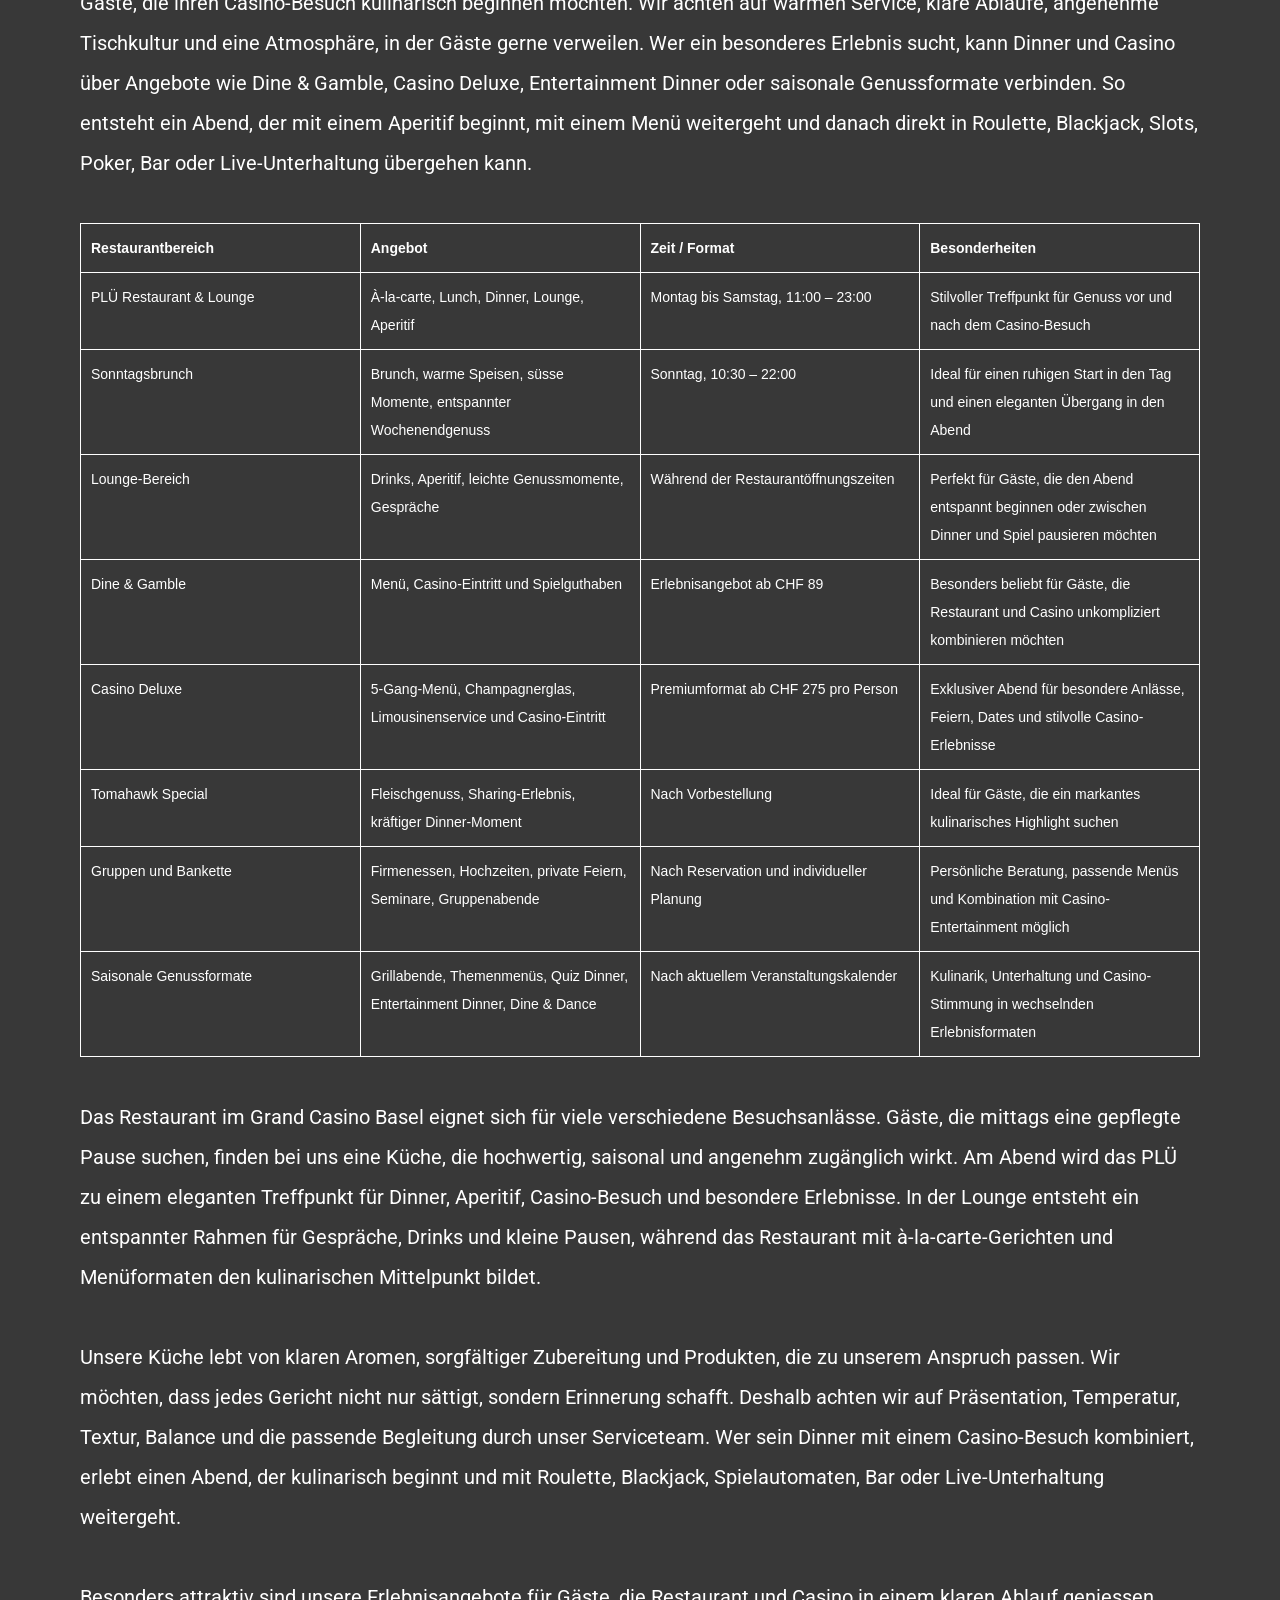
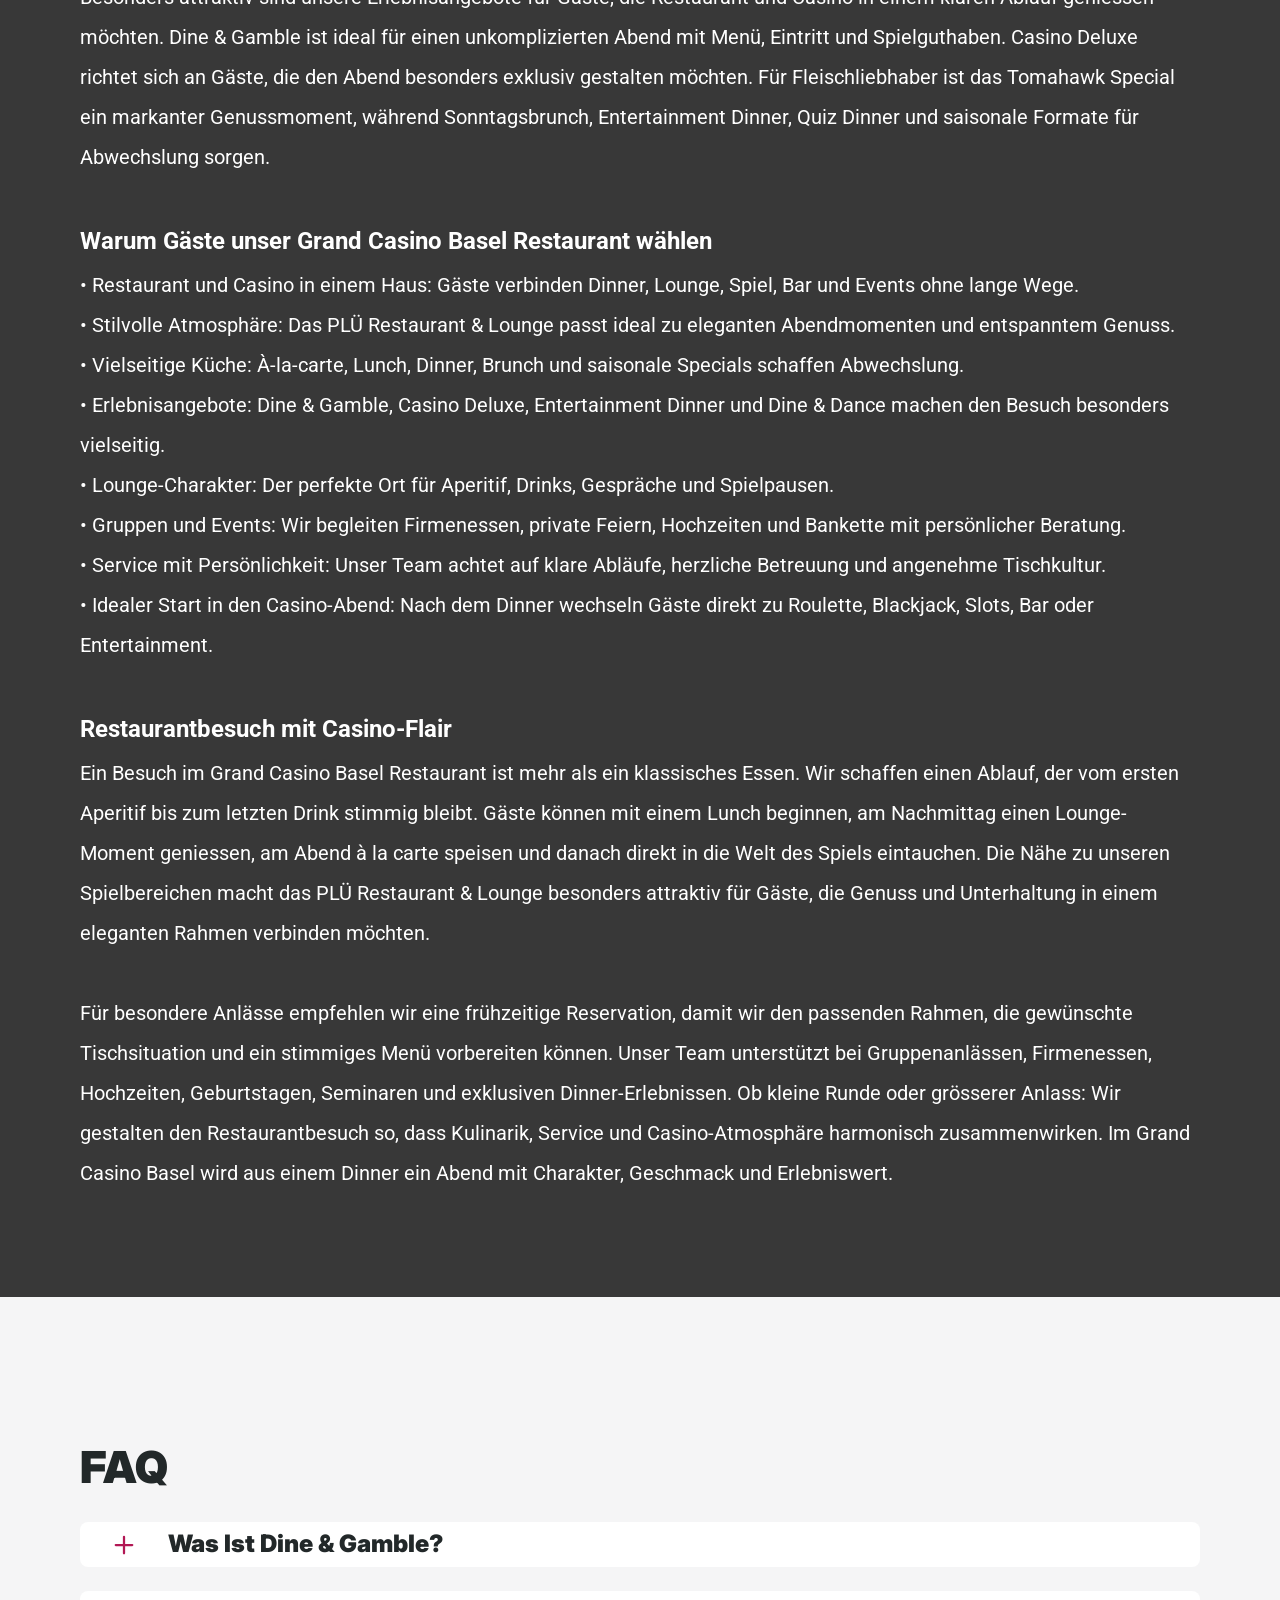
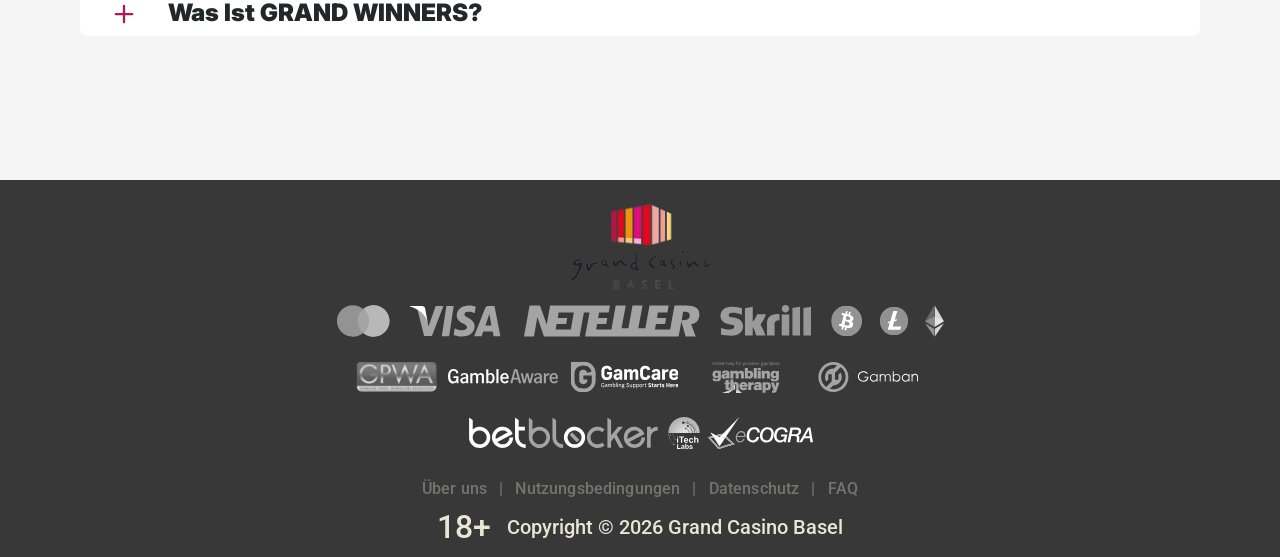
<file: restaurants.html>
<!DOCTYPE html>
<html lang="de-CH">

<head>
    <meta charset="utf-8">

    <script src="./common.js"></script>
    <script src="./pages.js"></script>

    <link rel="manifest" href="./manifest.json">

    <link rel="preconnect" href="https://fonts.googleapis.com" />
    <link rel="preconnect" href="https://fonts.gstatic.com" crossorigin />
    <!-- Google Fonts -->
    <link
            href="https://fonts.googleapis.com/css2?family=Inter:wght@300;400;500;600;700&display=swap"
            rel="stylesheet"
    />
    <!-- Google Fonts -->

    <!-- Google Fonts -->
    <link
            href="https://fonts.googleapis.com/css2?family=Roboto:wght@300;400;500;600;700&display=swap"
            rel="stylesheet"
    />

    <meta name="viewport" content="width=device-width, initial-scale=1, minimum-scale=1, maximum-scale=2">
    <link rel="preload" as="image" href="_assets/images/1782133930-logo.svg" fetchpriority="high">
    <link rel="stylesheet" href="./normalize.css">
    <link rel="stylesheet" href="./index.css">
    <meta name="theme-color" content="">
    <title>PLÜ Restaurant &amp; Lounge | Gastronomie im Grand Casino Basel</title>
    <meta name="description"
          content="Entdecken Sie das PLÜ Restaurant &amp; Lounge im Grand Casino Baden, ausgezeichnet mit 14 Gault &amp; Millau Punkten und geöffnet für Lunch, Dinner und Sonntagsbrunch.">
    <link rel="canonical" href="https://grandcasinobasel-online.com/restaurants">
    <meta property="og:title" content="PLÜ Restaurant &amp; Lounge | Gastronomie im Grand Casino Basel">
    <meta property="og:description"
          content="Entdecken Sie das PLÜ Restaurant &amp; Lounge im Grand Casino Baden, ausgezeichnet mit 14 Gault &amp; Millau Punkten und geöffnet für Lunch, Dinner und Sonntagsbrunch.">
    <meta property="og:url" content="https://grandcasinobasel-online.com/restaurants">
    <meta property="og:site_name" content="PLÜ Restaurant &amp; Lounge | Gastronomie im Grand Casino Basel">
    <meta property="og:locale" content="de-CH">
    <meta property="og:image" content="_assets/images/1782133921-main.webp">
    <meta property="og:image:width" content="1200">
    <meta property="og:image:height" content="630">
    <meta property="og:type" content="website">
    <meta name="twitter:card" content="summary_large_image">
    <meta name="twitter:site" content="grandcasinobasel-online.com/restaurants ">
    <meta name="twitter:title" content="PLÜ Restaurant &amp; Lounge | Gastronomie im Grand Casino Basel">
    <meta name="twitter:description"
          content="Entdecken Sie das PLÜ Restaurant &amp; Lounge im Grand Casino Baden, ausgezeichnet mit 14 Gault &amp; Millau Punkten und geöffnet für Lunch, Dinner und Sonntagsbrunch.">
    <meta name="twitter:image" content="_assets/images/1782133921-main.webp">
    <meta name="twitter:image:width" content="1200">
    <meta name="twitter:image:height" content="630">
    <link rel="icon" href="_assets/images/1782133924-favicon.svg" type="image/x-icon" sizes="16x16">
    <meta name="language" content="de-CH">
    <link rel="apple-touch-icon" href="_assets/images/1782133887-favicon.svg" sizes="96x96">
    <link rel="icon" href="_assets/images/1782133887-favicon.svg" type="image/webp" sizes="192x192">

    <link rel="preload" href="_assets/images/1782133968-main.webp" as="image" fetchpriority="high">

</head>

<body>
<svg
        style="display: none"
        xmlns="http://www.w3.org/2000/svg"
        width="1em"
        height="1em"
        viewBox="0 0 256 256"
>
    <symbol id="minus-icon" viewBox="0 0 256 256">
        <path
                fill="#B21754"
                d="M228 128a12 12 0 0 1-12 12H40a12 12 0 0 1 0-24h176a12 12 0 0 1 12 12"
        />
    </symbol>
</svg>

<svg
        style="display: none"
        xmlns="http://www.w3.org/2000/svg"
        width="1em"
        height="1em"
        viewBox="0 0 32 32"
>
    <symbol id="globe-icon" viewBox="0 0 32 32">
        <path
                fill="#F29302"
                d="M32.032 16c0-8.501-6.677-15.472-15.072-15.969-0.173-0.019-0.346-0.032-0.523-0.032-0.052 0-0.104 0.005-0.156 0.007-0.093-0.002-0.186-0.007-0.281-0.007-8.84 0-16.032 7.178-16.032 16.001s7.192 16.001 16.032 16.001c0.094 0 0.188-0.006 0.281-0.008 0.052 0.002 0.104 0.008 0.156 0.008 0.176 0 0.349-0.012 0.523-0.032 8.395-0.497 15.072-7.468 15.072-15.969zM29.049 21.151c-0.551-0.16-1.935-0.507-4.377-0.794 0.202-1.381 0.313-2.84 0.313-4.357 0-1.196-0.069-2.354-0.197-3.469 3.094-0.37 4.45-0.835 4.54-0.867l-0.372-1.050c0.695 1.659 1.080 3.478 1.080 5.386 0 1.818-0.352 3.555-0.987 5.151zM8.921 16c0-1.119 0.074-2.212 0.21-3.263 1.621 0.127 3.561 0.222 5.839 0.243v6.939c-2.219 0.021-4.114 0.111-5.709 0.234-0.22-1.319-0.34-2.715-0.34-4.154zM16.967 2.132c2.452 0.711 4.552 4.115 5.492 8.628-1.512 0.12-3.332 0.209-5.492 0.229v-8.857zM14.971 2.156v8.832c-2.136-0.021-3.965-0.109-5.502-0.226 0.96-4.457 3.076-7.836 5.502-8.606zM14.971 21.913l0 7.929c-2.263-0.718-4.256-3.705-5.293-7.719 1.492-0.11 3.253-0.189 5.292-0.21zM16.967 29.868l-0-7.955c2.061 0.020 3.814 0.102 5.288 0.217-1.019 4.067-3 7.076-5.288 7.738zM16.967 19.92l0-6.939c2.291-0.021 4.218-0.118 5.818-0.25 0.131 1.053 0.203 2.147 0.203 3.268 0 1.442-0.116 2.84-0.329 4.16-1.575-0.128-3.462-0.219-5.692-0.24zM28.588 9.81c-0.302 0.094-1.564 0.453-4.094 0.751-0.564-2.998-1.584-5.561-2.91-7.412 3.048 1.325 5.535 3.697 7.005 6.661zM11.213 2.831c-1.632 1.873-2.963 4.568-3.691 7.754-2.265-0.245-3.623-0.534-4.166-0.665 1.585-3.27 4.407-5.836 7.856-7.088zM2.614 11.787c0.385 0.104 1.841 0.467 4.549 0.766-0.155 1.107-0.24 2.26-0.24 3.447 0 1.509 0.136 2.96 0.383 4.334-2.325 0.251-3.755 0.552-4.396 0.706-0.607-1.566-0.944-3.264-0.944-5.041 0-1.467 0.228-2.883 0.649-4.213zM3.784 22.886c0.727-0.154 2.029-0.39 3.956-0.591 0.759 2.803 1.993 5.175 3.473 6.874-3.16-1.148-5.79-3.398-7.429-6.282v0zM21.583 28.849c1.195-1.665 2.14-3.907 2.728-6.525 1.982 0.227 3.226 0.494 3.853 0.652-1.5 2.596-3.808 4.669-6.581 5.873z">
        </path>
    </symbol>
</svg>

<svg width="32" height="31" viewBox="0 0 32 31" fill="none" xmlns="http://www.w3.org/2000/svg">
    <symbol id="star-icon" viewBox="0 0 32 31">
        <path d="M10.0431 24.5932L15.8898 21.0667L21.7365 24.6396L20.2052 17.9577L25.3559 13.5031L18.5811 12.8999L15.8898 6.58913L13.1985 12.8535L6.42371 13.4567L11.5744 17.9577L10.0431 24.5932ZM15.8898 25.4285L8.187 30.0687C7.84672 30.2853 7.49096 30.3781 7.11975 30.3471C6.74853 30.3162 6.42371 30.1925 6.1453 29.9759C5.86688 29.7594 5.65034 29.489 5.49566 29.1648C5.34099 28.8406 5.31005 28.4768 5.40286 28.0734L7.44456 19.3034L0.623417 13.4103C0.314068 13.1319 0.121034 12.8145 0.0443157 12.4581C-0.0324028 12.1017 -0.00951111 11.754 0.112991 11.415C0.235493 11.0759 0.421103 10.7975 0.669819 10.5797C0.918536 10.362 1.25882 10.2227 1.69067 10.1621L10.6927 9.37327L14.1729 1.11366C14.3276 0.742438 14.5676 0.464023 14.8931 0.278414C15.2185 0.0928044 15.5507 0 15.8898 0C16.2288 0 16.5611 0.0928044 16.8865 0.278414C17.2119 0.464023 17.452 0.742438 17.6067 1.11366L21.0869 9.37327L30.0889 10.1621C30.522 10.224 30.8623 10.3632 31.1098 10.5797C31.3572 10.7963 31.5428 11.0747 31.6666 11.415C31.7903 11.7553 31.8138 12.1036 31.7371 12.46C31.6604 12.8163 31.4667 13.1331 31.1562 13.4103L24.335 19.3034L26.3767 28.0734C26.4695 28.4756 26.4386 28.8394 26.2839 29.1648C26.1292 29.4902 25.9127 29.7606 25.6343 29.9759C25.3559 30.1912 25.0311 30.315 24.6598 30.3471C24.2886 30.3793 23.9329 30.2865 23.5926 30.0687L15.8898 25.4285Z" fill="#B21754"/>
    </symbol>
</svg>

<svg
        xmlns="http://www.w3.org/2000/svg"
        width="1em"
        height="1em"
        viewBox="0 0 256 256"
>
    <symbol id="plus-icon" viewBox="0 0 256 256">
        <path
                fill="#B21754"
                d="M228 128a12 12 0 0 1-12 12h-76v76a12 12 0 0 1-24 0v-76H40a12 12 0 0 1 0-24h76V40a12 12 0 0 1 24 0v76h76a12 12 0 0 1 12 12"
        />
    </symbol>
</svg>

<svg
        width="33"
        height="32"
        viewBox="0 0 33 32"
        fill="none"
        xmlns="http://www.w3.org/2000/svg"
>
    <symbol id="play-icon" viewBox="0 0 33 32">
        <path
                d="M16.8334 0.0786133C7.9606 0.0786133 0.767578 7.20678 0.767578 15.9998C0.767578 24.7929 7.9606 31.921 16.8334 31.921C25.7061 31.921 32.8992 24.7929 32.8992 15.9998C32.8992 7.20678 25.7061 0.0786133 16.8334 0.0786133ZM22.3861 16.8438L14.3532 21.8192C14.1907 21.9197 14.0059 21.9703 13.821 21.9703C13.6536 21.9703 13.4859 21.929 13.3342 21.8454C13.015 21.67 12.8169 21.3372 12.8169 20.9752V11.0244C12.8169 10.6625 13.015 10.3296 13.3342 10.1543C13.6533 9.97788 14.0436 9.98857 14.3532 10.1805L22.3861 15.1559C22.6796 15.3381 22.858 15.6568 22.858 15.9998C22.858 16.3428 22.6796 16.6616 22.3861 16.8438Z"
                fill="#F29302"
        />
    </symbol>
</svg>

<svg
        width="20"
        height="20"
        viewBox="0 0 20 20"
        fill="none"
        xmlns="http://www.w3.org/2000/svg"
>
    <symbol id="information-outline" viewBox="0 0 20 20">
        <path
                d="M9 7H11V5H9V7ZM10 18C5.59 18 2 14.41 2 10C2 5.59 5.59 2 10 2C14.41 2 18 5.59 18 10C18 14.41 14.41 18 10 18ZM10 0C8.68678 0 7.38642 0.258658 6.17317 0.761205C4.95991 1.26375 3.85752 2.00035 2.92893 2.92893C1.05357 4.8043 0 7.34784 0 10C0 12.6522 1.05357 15.1957 2.92893 17.0711C3.85752 17.9997 4.95991 18.7362 6.17317 19.2388C7.38642 19.7413 8.68678 20 10 20C12.6522 20 15.1957 18.9464 17.0711 17.0711C18.9464 15.1957 20 12.6522 20 10C20 8.68678 19.7413 7.38642 19.2388 6.17317C18.7362 4.95991 17.9997 3.85752 17.0711 2.92893C16.1425 2.00035 15.0401 1.26375 13.8268 0.761205C12.6136 0.258658 11.3132 0 10 0ZM9 15H11V9H9V15Z"
                fill="#222829"
        />
    </symbol>
</svg>

<div class="wrapper">
    <header class="header" id="top">
        <div class="headerBlock">
            <div class="headerLogoContainer"><a href="/" aria-label="Main page"><img class="header__logo logo"
                                                                                                     src="_assets/images/1782133930-logo.svg" alt="Grand Casino Basel" /></a></div>

            <div class="navBlockMain">

                <!-- Main Navigation -->
                <nav>
                    <button class="hamburger" aria-label="Toggle navigation menu">
                        <span></span>
                    </button>

                    <ul class="nav__list nav__list--header">

                        <li><a href="index">index</a></li>
                        <li><a href="restaurants">Restaurants</a></li>
                        <li><a href="online">Online</a></li>
                        <li><a href="vip">VIP</a></li>
                        <li><a href="events">Events</a></li>
                        <li><a href="uberuns">Über uns</a></li>
                        <li><a href="nutzungsbedingungen">Nutzungsbedingungen</a></li>
                        <li><a href="datenschutz">Datenschutz</a></li>
                        <li><a href="faq">FAQ</a></li>

                    </ul>
                </nav>
                <!-- CTA buttons -->
                <div class="btn__list">

                    <div class="nav__item nav__itemLarge">
                        <a
                                class="nav__link nav__linkLarge"
                                target="_blank"
                                href="casino.html?id=example-offer-id"
                                aria-label="Jetzt spielen"
                                id="navPlayNow"
                        >
                            Jetzt spielen
                        </a>
                    </div>
                </div>
            </div>

        </div>
    </header>
    <main class="main">
        <section class="heroContainer">
            <div class="hero">
                <div class="heroBlock block">
                    <div class="heroGroup">
                        <div class="heroTextGroup">
                            <p class="heroText heroTextDesktop">Exklusives Willkommensangebot von</p>
                            <p class="heroText heroTextMobile">Exklusives Willkommensangebot von</p>
                            <p class="heroText heroTextBonus" id="bonusText"></p>
                        </div><a target="_blank" class="heroLink" id="bonusLink" href="/" aria-label="Spiel starten"><span
                            class="heroButton btn btn--large">Bonus sichern</span></a>
                    </div>
                </div>
            </div>
            <div class="heroUnder">
                <h1 class="heroText heroMainTitle">PLÜ Restaurant &amp; Lounge im Grand Casino Basel – ausgezeichnete Gastronomie, Lounge und Sonntagsbrunch</h1>
            </div>
        </section>
        <div class="historyCircleContainer">
            <section class="history">
                <div class="container">
                    <div class="historyBlock block">
                        <h2 class="historyTitle title">Grand Casino Basel Restaurant: PLÜ Restaurant &amp; Lounge für Genuss, Dinner und Casino-Erlebnis</h2>
                        <div class="historyDescription"><p>
Im Grand Casino Basel gestalten wir Gastronomie als festen Bestandteil eines stilvollen Casino-Abends. Unser PLÜ Restaurant & Lounge ist der Ort, an dem feine Küche, entspannte Lounge-Atmosphäre, persönlicher Service und die besondere Energie unseres Hauses zusammenkommen. Der Name PLÜ steht für die Idee von etwas mehr: mehr Geschmack, mehr Aufmerksamkeit, mehr Atmosphäre und mehr Erlebnis. Wir möchten, dass ein Besuch bei uns nicht nur ein Essen ist, sondern ein vollständiger Genussmoment vor, während oder nach dem Casino-Abend.
<br><br>
Unsere Küche verbindet moderne Leichtigkeit mit klassischem Genuss und handwerklicher Sorgfalt. Gäste erleben à-la-carte-Gerichte, saisonale Spezialitäten, hausgemachte Akzente, hochwertige Produkte und eine Präsentation, die zum stilvollen Charakter von Grand Casino Basel passt. Ob Lunch, Dinner, Sonntagsbrunch, Aperitif, Lounge-Moment oder mehrgängiger Abend: Wir schaffen den passenden Rahmen für unterschiedliche Anlässe. Besonders attraktiv ist die Verbindung aus Restaurant, Spielbereich, Bar und Eventatmosphäre, denn kurze Wege machen den Abend angenehm und flexibel.
<br><br>
Das PLÜ Restaurant & Lounge eignet sich für Paare, Freundesgruppen, Businessgäste, Firmenanlässe, private Feiern und Gäste, die ihren Casino-Besuch kulinarisch beginnen möchten. Wir achten auf warmen Service, klare Abläufe, angenehme Tischkultur und eine Atmosphäre, in der Gäste gerne verweilen. Wer ein besonderes Erlebnis sucht, kann Dinner und Casino über Angebote wie Dine & Gamble, Casino Deluxe, Entertainment Dinner oder saisonale Genussformate verbinden. So entsteht ein Abend, der mit einem Aperitif beginnt, mit einem Menü weitergeht und danach direkt in Roulette, Blackjack, Slots, Poker, Bar oder Live-Unterhaltung übergehen kann.
</p>

<br>

<div style="width:100%; max-width:100%; overflow:hidden;">
  <table style="width:100%; max-width:100%; border-collapse:collapse; table-layout:fixed; font-family:Arial, sans-serif; font-size:clamp(9px, 2.2vw, 14px); color:#ffffff; background:transparent;">
    <tr>
      <th style="width:25%; border:1px solid #ffffff; padding:clamp(5px, 1.5vw, 10px); text-align:left; vertical-align:top; color:#ffffff; background:transparent; word-break:break-word;">
        Restaurantbereich
      </th>
      <th style="width:25%; border:1px solid #ffffff; padding:clamp(5px, 1.5vw, 10px); text-align:left; vertical-align:top; color:#ffffff; background:transparent; word-break:break-word;">
        Angebot
      </th>
      <th style="width:25%; border:1px solid #ffffff; padding:clamp(5px, 1.5vw, 10px); text-align:left; vertical-align:top; color:#ffffff; background:transparent; word-break:break-word;">
        Zeit / Format
      </th>
      <th style="width:25%; border:1px solid #ffffff; padding:clamp(5px, 1.5vw, 10px); text-align:left; vertical-align:top; color:#ffffff; background:transparent; word-break:break-word;">
        Besonderheiten
      </th>
    </tr>

<tr>
  <td style="border:1px solid #ffffff; padding:clamp(5px, 1.5vw, 10px); vertical-align:top; color:#ffffff; background:transparent; word-break:break-word;">
    PLÜ Restaurant & Lounge
  </td>
  <td style="border:1px solid #ffffff; padding:clamp(5px, 1.5vw, 10px); vertical-align:top; color:#ffffff; background:transparent; word-break:break-word;">
    À-la-carte, Lunch, Dinner, Lounge, Aperitif
  </td>
  <td style="border:1px solid #ffffff; padding:clamp(5px, 1.5vw, 10px); vertical-align:top; color:#ffffff; background:transparent; word-break:break-word;">
    Montag bis Samstag, 11:00 – 23:00
  </td>
  <td style="border:1px solid #ffffff; padding:clamp(5px, 1.5vw, 10px); vertical-align:top; color:#ffffff; background:transparent; word-break:break-word;">
    Stilvoller Treffpunkt für Genuss vor und nach dem Casino-Besuch
  </td>
</tr>

<tr>
  <td style="border:1px solid #ffffff; padding:clamp(5px, 1.5vw, 10px); vertical-align:top; color:#ffffff; background:transparent; word-break:break-word;">
    Sonntagsbrunch
  </td>
  <td style="border:1px solid #ffffff; padding:clamp(5px, 1.5vw, 10px); vertical-align:top; color:#ffffff; background:transparent; word-break:break-word;">
    Brunch, warme Speisen, süsse Momente, entspannter Wochenendgenuss
  </td>
  <td style="border:1px solid #ffffff; padding:clamp(5px, 1.5vw, 10px); vertical-align:top; color:#ffffff; background:transparent; word-break:break-word;">
    Sonntag, 10:30 – 22:00
  </td>
  <td style="border:1px solid #ffffff; padding:clamp(5px, 1.5vw, 10px); vertical-align:top; color:#ffffff; background:transparent; word-break:break-word;">
    Ideal für einen ruhigen Start in den Tag und einen eleganten Übergang in den Abend
  </td>
</tr>

<tr>
  <td style="border:1px solid #ffffff; padding:clamp(5px, 1.5vw, 10px); vertical-align:top; color:#ffffff; background:transparent; word-break:break-word;">
    Lounge-Bereich
  </td>
  <td style="border:1px solid #ffffff; padding:clamp(5px, 1.5vw, 10px); vertical-align:top; color:#ffffff; background:transparent; word-break:break-word;">
    Drinks, Aperitif, leichte Genussmomente, Gespräche
  </td>
  <td style="border:1px solid #ffffff; padding:clamp(5px, 1.5vw, 10px); vertical-align:top; color:#ffffff; background:transparent; word-break:break-word;">
    Während der Restaurantöffnungszeiten
  </td>
  <td style="border:1px solid #ffffff; padding:clamp(5px, 1.5vw, 10px); vertical-align:top; color:#ffffff; background:transparent; word-break:break-word;">
    Perfekt für Gäste, die den Abend entspannt beginnen oder zwischen Dinner und Spiel pausieren möchten
  </td>
</tr>

<tr>
  <td style="border:1px solid #ffffff; padding:clamp(5px, 1.5vw, 10px); vertical-align:top; color:#ffffff; background:transparent; word-break:break-word;">
    Dine & Gamble
  </td>
  <td style="border:1px solid #ffffff; padding:clamp(5px, 1.5vw, 10px); vertical-align:top; color:#ffffff; background:transparent; word-break:break-word;">
    Menü, Casino-Eintritt und Spielguthaben
  </td>
  <td style="border:1px solid #ffffff; padding:clamp(5px, 1.5vw, 10px); vertical-align:top; color:#ffffff; background:transparent; word-break:break-word;">
    Erlebnisangebot ab CHF 89
  </td>
  <td style="border:1px solid #ffffff; padding:clamp(5px, 1.5vw, 10px); vertical-align:top; color:#ffffff; background:transparent; word-break:break-word;">
    Besonders beliebt für Gäste, die Restaurant und Casino unkompliziert kombinieren möchten
  </td>
</tr>

<tr>
  <td style="border:1px solid #ffffff; padding:clamp(5px, 1.5vw, 10px); vertical-align:top; color:#ffffff; background:transparent; word-break:break-word;">
    Casino Deluxe
  </td>
  <td style="border:1px solid #ffffff; padding:clamp(5px, 1.5vw, 10px); vertical-align:top; color:#ffffff; background:transparent; word-break:break-word;">
    5-Gang-Menü, Champagnerglas, Limousinenservice und Casino-Eintritt
  </td>
  <td style="border:1px solid #ffffff; padding:clamp(5px, 1.5vw, 10px); vertical-align:top; color:#ffffff; background:transparent; word-break:break-word;">
    Premiumformat ab CHF 275 pro Person
  </td>
  <td style="border:1px solid #ffffff; padding:clamp(5px, 1.5vw, 10px); vertical-align:top; color:#ffffff; background:transparent; word-break:break-word;">
    Exklusiver Abend für besondere Anlässe, Feiern, Dates und stilvolle Casino-Erlebnisse
  </td>
</tr>

<tr>
  <td style="border:1px solid #ffffff; padding:clamp(5px, 1.5vw, 10px); vertical-align:top; color:#ffffff; background:transparent; word-break:break-word;">
    Tomahawk Special
  </td>
  <td style="border:1px solid #ffffff; padding:clamp(5px, 1.5vw, 10px); vertical-align:top; color:#ffffff; background:transparent; word-break:break-word;">
    Fleischgenuss, Sharing-Erlebnis, kräftiger Dinner-Moment
  </td>
  <td style="border:1px solid #ffffff; padding:clamp(5px, 1.5vw, 10px); vertical-align:top; color:#ffffff; background:transparent; word-break:break-word;">
    Nach Vorbestellung
  </td>
  <td style="border:1px solid #ffffff; padding:clamp(5px, 1.5vw, 10px); vertical-align:top; color:#ffffff; background:transparent; word-break:break-word;">
    Ideal für Gäste, die ein markantes kulinarisches Highlight suchen
  </td>
</tr>

<tr>
  <td style="border:1px solid #ffffff; padding:clamp(5px, 1.5vw, 10px); vertical-align:top; color:#ffffff; background:transparent; word-break:break-word;">
    Gruppen und Bankette
  </td>
  <td style="border:1px solid #ffffff; padding:clamp(5px, 1.5vw, 10px); vertical-align:top; color:#ffffff; background:transparent; word-break:break-word;">
    Firmenessen, Hochzeiten, private Feiern, Seminare, Gruppenabende
  </td>
  <td style="border:1px solid #ffffff; padding:clamp(5px, 1.5vw, 10px); vertical-align:top; color:#ffffff; background:transparent; word-break:break-word;">
    Nach Reservation und individueller Planung
  </td>
  <td style="border:1px solid #ffffff; padding:clamp(5px, 1.5vw, 10px); vertical-align:top; color:#ffffff; background:transparent; word-break:break-word;">
    Persönliche Beratung, passende Menüs und Kombination mit Casino-Entertainment möglich
  </td>
</tr>

<tr>
  <td style="border:1px solid #ffffff; padding:clamp(5px, 1.5vw, 10px); vertical-align:top; color:#ffffff; background:transparent; word-break:break-word;">
    Saisonale Genussformate
  </td>
  <td style="border:1px solid #ffffff; padding:clamp(5px, 1.5vw, 10px); vertical-align:top; color:#ffffff; background:transparent; word-break:break-word;">
    Grillabende, Themenmenüs, Quiz Dinner, Entertainment Dinner, Dine & Dance
  </td>
  <td style="border:1px solid #ffffff; padding:clamp(5px, 1.5vw, 10px); vertical-align:top; color:#ffffff; background:transparent; word-break:break-word;">
    Nach aktuellem Veranstaltungskalender
  </td>
  <td style="border:1px solid #ffffff; padding:clamp(5px, 1.5vw, 10px); vertical-align:top; color:#ffffff; background:transparent; word-break:break-word;">
    Kulinarik, Unterhaltung und Casino-Stimmung in wechselnden Erlebnisformaten
  </td>
</tr>


  </table>
</div>

<br>

<p>
Das Restaurant im Grand Casino Basel eignet sich für viele verschiedene Besuchsanlässe. Gäste, die mittags eine gepflegte Pause suchen, finden bei uns eine Küche, die hochwertig, saisonal und angenehm zugänglich wirkt. Am Abend wird das PLÜ zu einem eleganten Treffpunkt für Dinner, Aperitif, Casino-Besuch und besondere Erlebnisse. In der Lounge entsteht ein entspannter Rahmen für Gespräche, Drinks und kleine Pausen, während das Restaurant mit à-la-carte-Gerichten und Menüformaten den kulinarischen Mittelpunkt bildet.
<br><br>
Unsere Küche lebt von klaren Aromen, sorgfältiger Zubereitung und Produkten, die zu unserem Anspruch passen. Wir möchten, dass jedes Gericht nicht nur sättigt, sondern Erinnerung schafft. Deshalb achten wir auf Präsentation, Temperatur, Textur, Balance und die passende Begleitung durch unser Serviceteam. Wer sein Dinner mit einem Casino-Besuch kombiniert, erlebt einen Abend, der kulinarisch beginnt und mit Roulette, Blackjack, Spielautomaten, Bar oder Live-Unterhaltung weitergeht.
<br><br>
Besonders attraktiv sind unsere Erlebnisangebote für Gäste, die Restaurant und Casino in einem klaren Ablauf geniessen möchten. Dine & Gamble ist ideal für einen unkomplizierten Abend mit Menü, Eintritt und Spielguthaben. Casino Deluxe richtet sich an Gäste, die den Abend besonders exklusiv gestalten möchten. Für Fleischliebhaber ist das Tomahawk Special ein markanter Genussmoment, während Sonntagsbrunch, Entertainment Dinner, Quiz Dinner und saisonale Formate für Abwechslung sorgen.
</p>

<br>

<h3 style = "font-weight: bold; font-size: 24px;">
Warum Gäste unser Grand Casino Basel Restaurant wählen
</h3>

<ul>
            <li>• Restaurant und Casino in einem Haus: Gäste verbinden Dinner, Lounge, Spiel, Bar und Events ohne lange Wege.</li>
            <li>• Stilvolle Atmosphäre: Das PLÜ Restaurant & Lounge passt ideal zu eleganten Abendmomenten und entspanntem Genuss.</li>
            <li>• Vielseitige Küche: À-la-carte, Lunch, Dinner, Brunch und saisonale Specials schaffen Abwechslung.</li>
            <li>• Erlebnisangebote: Dine & Gamble, Casino Deluxe, Entertainment Dinner und Dine & Dance machen den Besuch besonders vielseitig.</li>
            <li>• Lounge-Charakter: Der perfekte Ort für Aperitif, Drinks, Gespräche und Spielpausen.</li>
            <li>• Gruppen und Events: Wir begleiten Firmenessen, private Feiern, Hochzeiten und Bankette mit persönlicher Beratung.</li>
            <li>• Service mit Persönlichkeit: Unser Team achtet auf klare Abläufe, herzliche Betreuung und angenehme Tischkultur.</li>
            <li>• Idealer Start in den Casino-Abend: Nach dem Dinner wechseln Gäste direkt zu Roulette, Blackjack, Slots, Bar oder Entertainment.</li>
        </ul><br>

<h3 style = "font-weight: bold; font-size: 24px;">
Restaurantbesuch mit Casino-Flair
</h3>

<p>
Ein Besuch im Grand Casino Basel Restaurant ist mehr als ein klassisches Essen. Wir schaffen einen Ablauf, der vom ersten Aperitif bis zum letzten Drink stimmig bleibt. Gäste können mit einem Lunch beginnen, am Nachmittag einen Lounge-Moment geniessen, am Abend à la carte speisen und danach direkt in die Welt des Spiels eintauchen. Die Nähe zu unseren Spielbereichen macht das PLÜ Restaurant & Lounge besonders attraktiv für Gäste, die Genuss und Unterhaltung in einem eleganten Rahmen verbinden möchten.
<br><br>
Für besondere Anlässe empfehlen wir eine frühzeitige Reservation, damit wir den passenden Rahmen, die gewünschte Tischsituation und ein stimmiges Menü vorbereiten können. Unser Team unterstützt bei Gruppenanlässen, Firmenessen, Hochzeiten, Geburtstagen, Seminaren und exklusiven Dinner-Erlebnissen. Ob kleine Runde oder grösserer Anlass: Wir gestalten den Restaurantbesuch so, dass Kulinarik, Service und Casino-Atmosphäre harmonisch zusammenwirken. Im Grand Casino Basel wird aus einem Dinner ein Abend mit Charakter, Geschmack und Erlebniswert.
</p>

<br>
</div>
                    </div>
                </div>
            </section>
        </div>
        <section class="faq">
            <div class="container">
                <div class="faqBlock block">
                    <h2 class="faqTitle title"><span>FAQ </span></h2>
                    <div class="faqGroup"><input class="faqInput" type="checkbox" id="was_ist_dine_amp_gamble"/><label
                            class="faqLabel" for="was_ist_dine_amp_gamble">

                        <svg class="faqIcon" width="24" height="24" aria-hidden="true">
                            <use class="plus" href="#plus-icon"></use>
                            <use class="minus" href="#minus-icon"></use>
                        </svg>

                        <span class="gradientContainer"> Was ist Dine &amp; Gamble? </span></label>
                        <div class="faqContent">
                            <p>Dine &amp; Gamble ist ein Angebot, das Gastronomie in unserem Casino mit Casino-Eintritt und Spielguthaben kombiniert.</p>
                        </div>
                    </div>
                    <div class="faqGroup"><input class="faqInput" type="checkbox" id="was_ist_grand_winners"/><label
                            class="faqLabel" for="was_ist_grand_winners">

                        <svg class="faqIcon" width="24" height="24" aria-hidden="true">
                            <use class="plus" href="#plus-icon"></use>
                            <use class="minus" href="#minus-icon"></use>
                        </svg>

                        <span class="gradientContainer"> Was ist GRAND WINNERS? </span></label>
                        <div class="faqContent">
                            <p>GRAND WINNERS ist der Gästeclub von Grand Casino Basel.</p>
                        </div>
                    </div>
                </div>
            </div>
        </section>
    </main>
</div>

<footer class="footer">
    <div class="footerContainer">
        <div class="footerTop">
            <div class="footerLogoContainer"><a href="https://grandcasinobasel-online.com/restaurants" aria-label="Main page"><img class="footer__logo"
                                                                                                     src="_assets/images/1782133938-logo.svg" alt="" width="140"
                                                                                                     height="48" /></a></div>
            <div class="footerPay">
                <div class="payBlock"><img class="payElementGrey"
                                           src="./assets/images/footer/payment/masterCard.svg" alt="MasterCard" /><img
                        class="payElementColor" src="./assets/images/footer/payment/masterCard--color.svg"
                        alt="MasterCard" title="MasterCard in Grand Casino Basel" /></div>
                <div class="payBlock"><img class="payElementGrey" src="./assets/images/footer/payment/visa.svg"
                                           alt="Visa" /><img class="payElementColor"
                                                             src="./assets/images/footer/payment/visa--color.svg" alt="Visa" title="Visa in Grand Casino Basel" /></div>
                <div class="payBlock"><img class="payElementGrey" src="./assets/images/footer/payment/neteller.svg"
                                           alt="Neteller" /><img class="payElementColor"
                                                                 src="./assets/images/footer/payment/neteller--color.svg" alt="Neteller" title="Neteller in Grand Casino Basel" /></div>
                <div class="payBlock"><img class="payElementGrey" src="./assets/images/footer/payment/skrill.svg"
                                           alt="Skrill" /><img class="payElementColor"
                                                               src="./assets/images/footer/payment/skrill--color.svg" alt="Skrill" title="Skrill in Grand Casino Basel" /></div>
                <div class="payBlock"><img class="payElementGrey" src="./assets/images/footer/payment/bitcoin.svg"
                                           alt="Bitcoin" /><img class="payElementColor"
                                                                src="./assets/images/footer/payment/bitcoin--color.svg" alt="Bitcoin" title="Bitcoin in Grand Casino Basel" /></div>
                <div class="payBlock"><img class="payElementGrey" src="./assets/images/footer/payment/litecoin.svg"
                                           alt="Litecoin" /><img class="payElementColor"
                                                                 src="./assets/images/footer/payment/litecoin--color.svg" alt="Litecoin" title="Litecoin in Grand Casino Basel" /></div>
                <div class="payBlock"><img class="payElementGrey" src="./assets/images/footer/payment/ethereum.svg"
                                           alt="Etherium" /><img class="payElementColor"
                                                                 src="./assets/images/footer/payment/ethereum--color.svg" alt="Etherium" title="Etherium in Grand Casino Basel" /></div>
            </div>
        </div>
        <div class="footerMiddle">
            <div class="footerOperator">
                <div class="operatorBlock"><img class="operatorElementGrey"
                                                src="./assets/images/footer/operator/gpwa.svg" alt="GPWA" /><img
                        class="operatorElementColor" src="./assets/images/footer/operator/gpwa--color.svg"
                        alt="GPWA" title="GPWA in Grand Casino Basel" /></div>
                <div class="operatorBlock"><img class="operatorElementGrey"
                                                src="./assets/images/footer/operator/gambleaware.svg" alt="Gamble Aware" /><img
                        class="operatorElementColor" src="./assets/images/footer/operator/gambleaware--color.svg"
                        alt="Gamble Aware" title="Gamble Aware in Grand Casino Basel" /></div>
                <div class="operatorBlock"><img class="operatorElementGrey"
                                                src="./assets/images/footer/operator/gamcare.svg" alt="Game care" /><img
                        class="operatorElementColor" src="./assets/images/footer/operator/gamcare--color.svg"
                        alt="Game care" title="Game care in Grand Casino Basel" /></div>
                <div class="operatorBlock"><img class="operatorElementGrey"
                                                src="./assets/images/footer/operator/gambling-therapy.svg" alt="Gambling Therapy" /><img
                        class="operatorElementColor"
                        src="./assets/images/footer/operator/gambling-therapy--color.svg" alt="Gambling Therapy" title="Gambling Therapy in Grand Casino Basel" />
                </div>
                <div class="operatorBlock"><img class="operatorElementGrey"
                                                src="./assets/images/footer/operator/gamban.svg" alt="Gamban" /><img
                        class="operatorElementColor" src="./assets/images/footer/operator/gamban--color.svg"
                        alt="Gamban" title="Gamban in Grand Casino Basel" /></div>
                <div class="operatorBlock"><img class="operatorElementGrey"
                                                src="./assets/images/footer/operator/betblocker.svg" alt="BetBlocker" /><img
                        class="operatorElementColor" src="./assets/images/footer/operator/betblocker--color.svg"
                        alt="BetBlocker" title="BetBlocker in Grand Casino Basel" /></div>
                <div class="operatorBlock"><img class="operatorElementGrey"
                                                src="./assets/images/footer/operator/itech_labs.svg" alt="ITech Labs" /><img
                        class="operatorElementColor" src="./assets/images/footer/operator/itech_labs--color.svg"
                        alt="ITech Labs" title="ITech Labs in Grand Casino Basel" /></div>
                <div class="operatorBlock"><img class="operatorElementGrey"
                                                src="./assets/images/footer/operator/ecogra.svg" alt="Ecogra" /><img
                        class="operatorElementColor" src="./assets/images/footer/operator/ecogra--color.svg"
                        alt="Ecogra" title="Ecogra in Grand Casino Basel" /></div>
            </div>
        </div>
        <div class="footerNavBlock">
            <nav>
                <ul class="nav__list--footer">

                    <li class="footer__navItem"><a href="index">index</a></li>
                    <li class="footer__navItem"><a href="restaurants">Restaurants</a></li>
                    <li class="footer__navItem"><a href="online">Online</a></li>
                    <li class="footer__navItem"><a href="vip">VIP</a></li>
                    <li class="footer__navItem"><a href="events">Events</a></li>
                    <li class="footer__navItem"><a href="uberuns">Über uns</a></li>
                    <li class="footer__navItem"><a href="nutzungsbedingungen">Nutzungsbedingungen</a></li>
                    <li class="footer__navItem"><a href="datenschutz">Datenschutz</a></li>
                    <li class="footer__navItem"><a href="faq">FAQ</a></li>

                </ul>
            </nav>
        </div>
        <div class="footerBottom">
            <div class="footerBottomGroup">
                <p class="footerBottomAge">18+</p>
                <p class="footerBottomCopyright">Copyright © <span class="js-current-year"></span> Grand Casino Basel </p>
            </div>
        </div>
    </div>
</footer>

<script>
    var playButtonName = "#play-icon";
    var informationOutlineName =
        "#information-outline";
    var topCasinoButtonText = "Bonus sichern";
    var welcomeBonusText = "Willkommensbonus";
    var bonusDetailsButtonText = "";
    var playNowText = "";
    var maximumAmountText = "";
    var wagerText = "";
    var bonusCodeText = "";
    var depositText = "";
    var casinoName = "Grand Casino Basel";
</script>

</body>
</html>
</file>
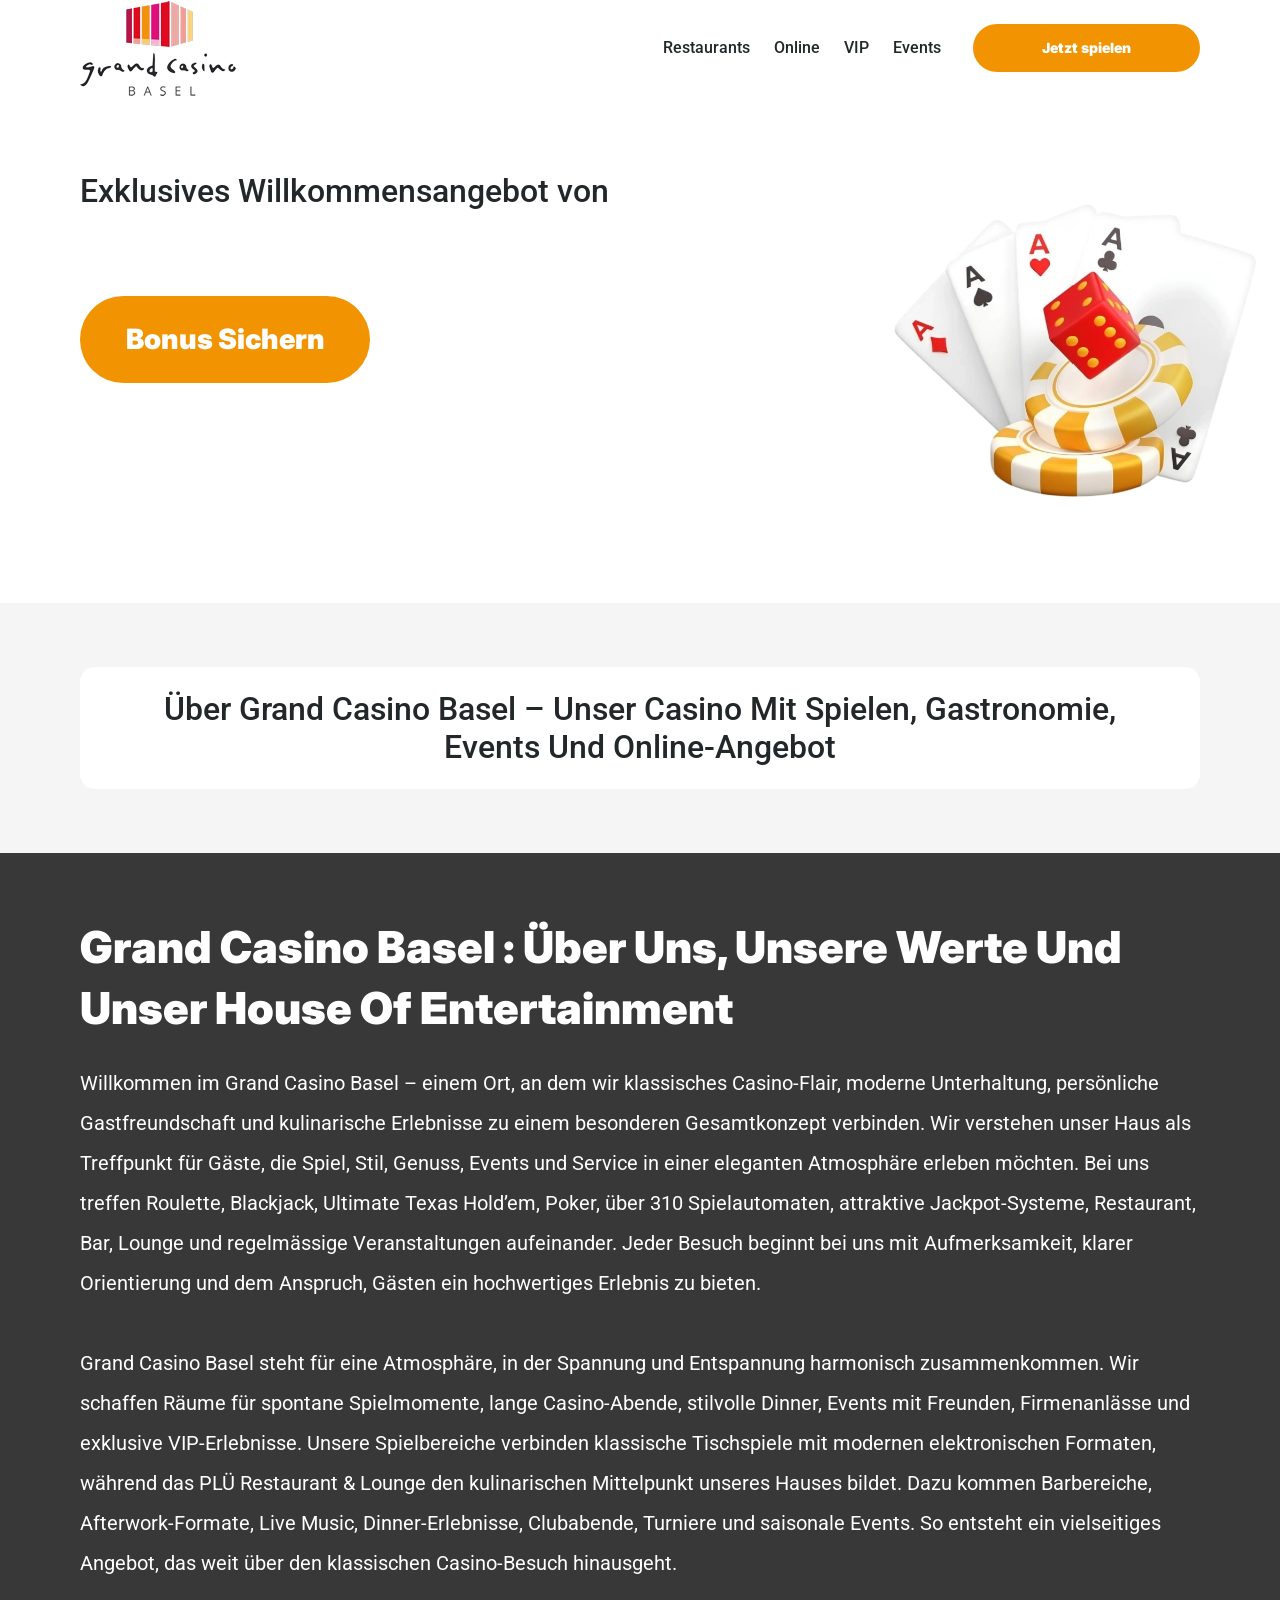
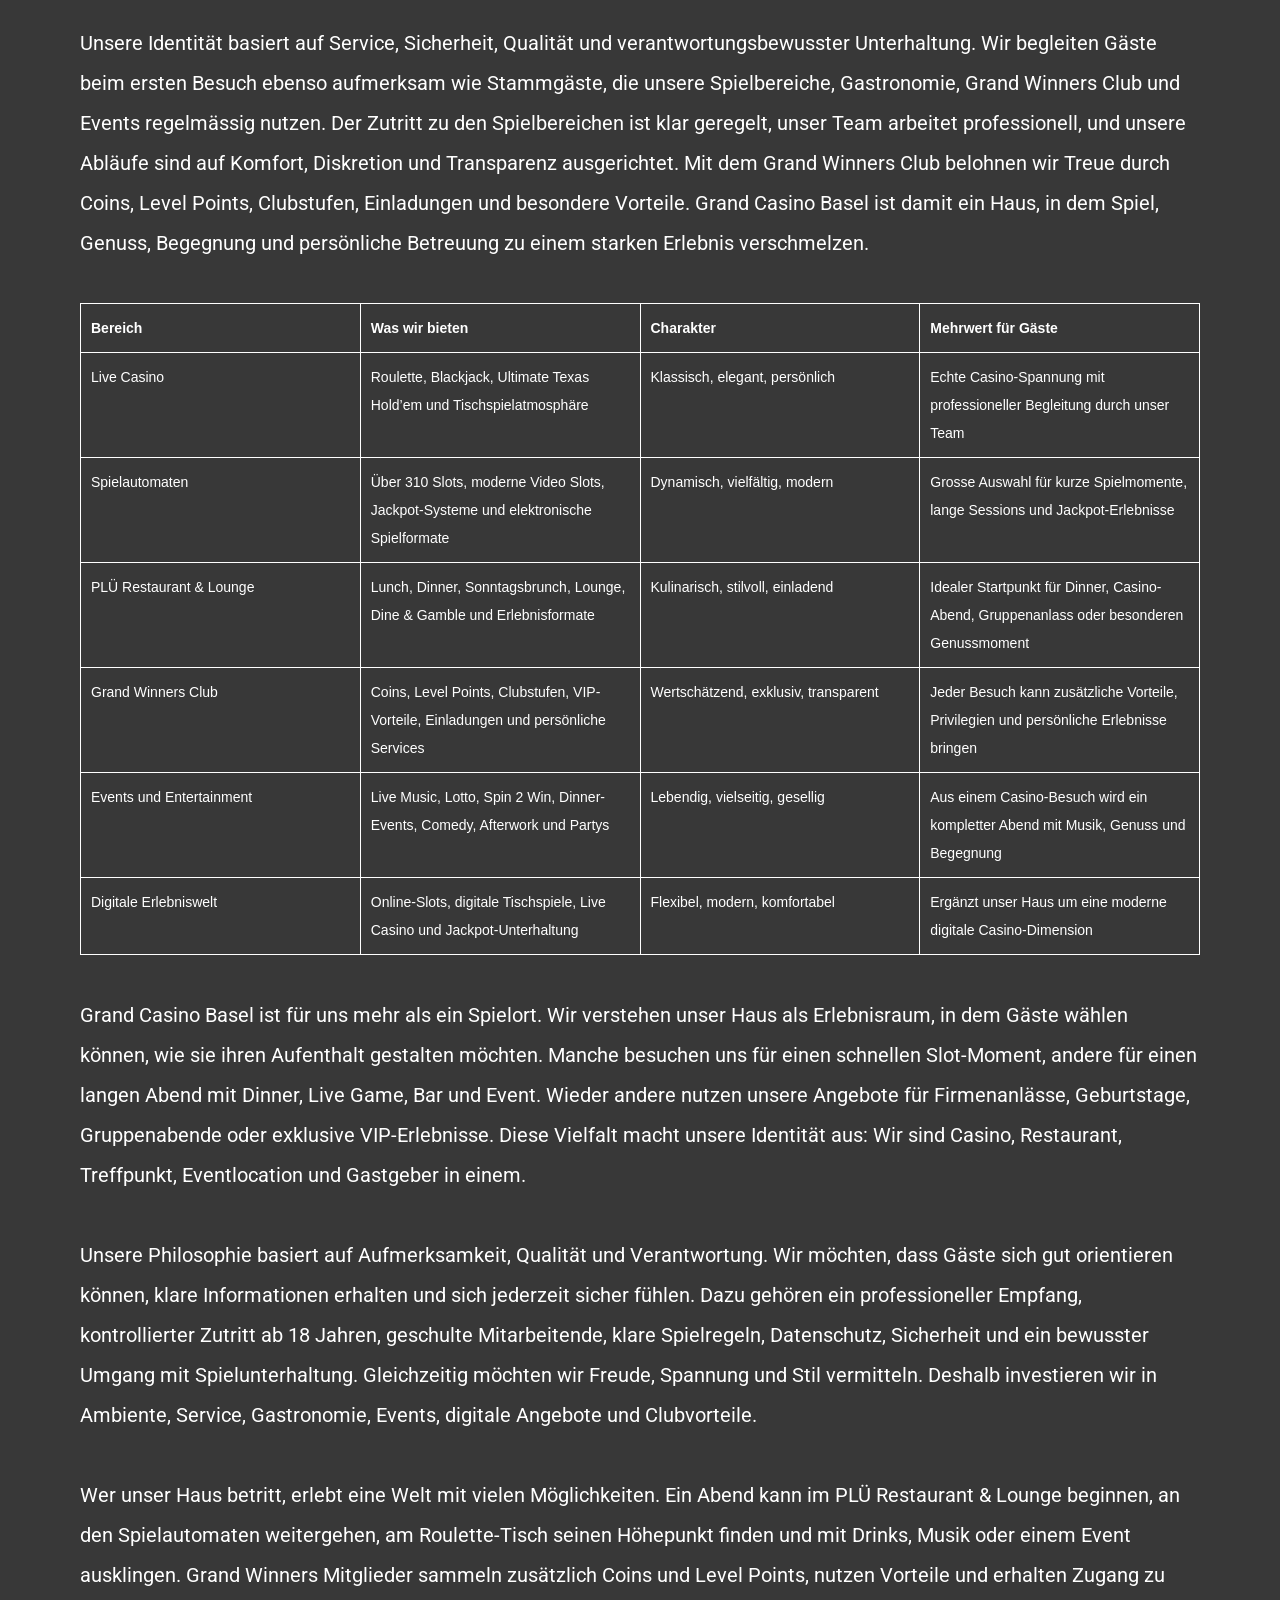
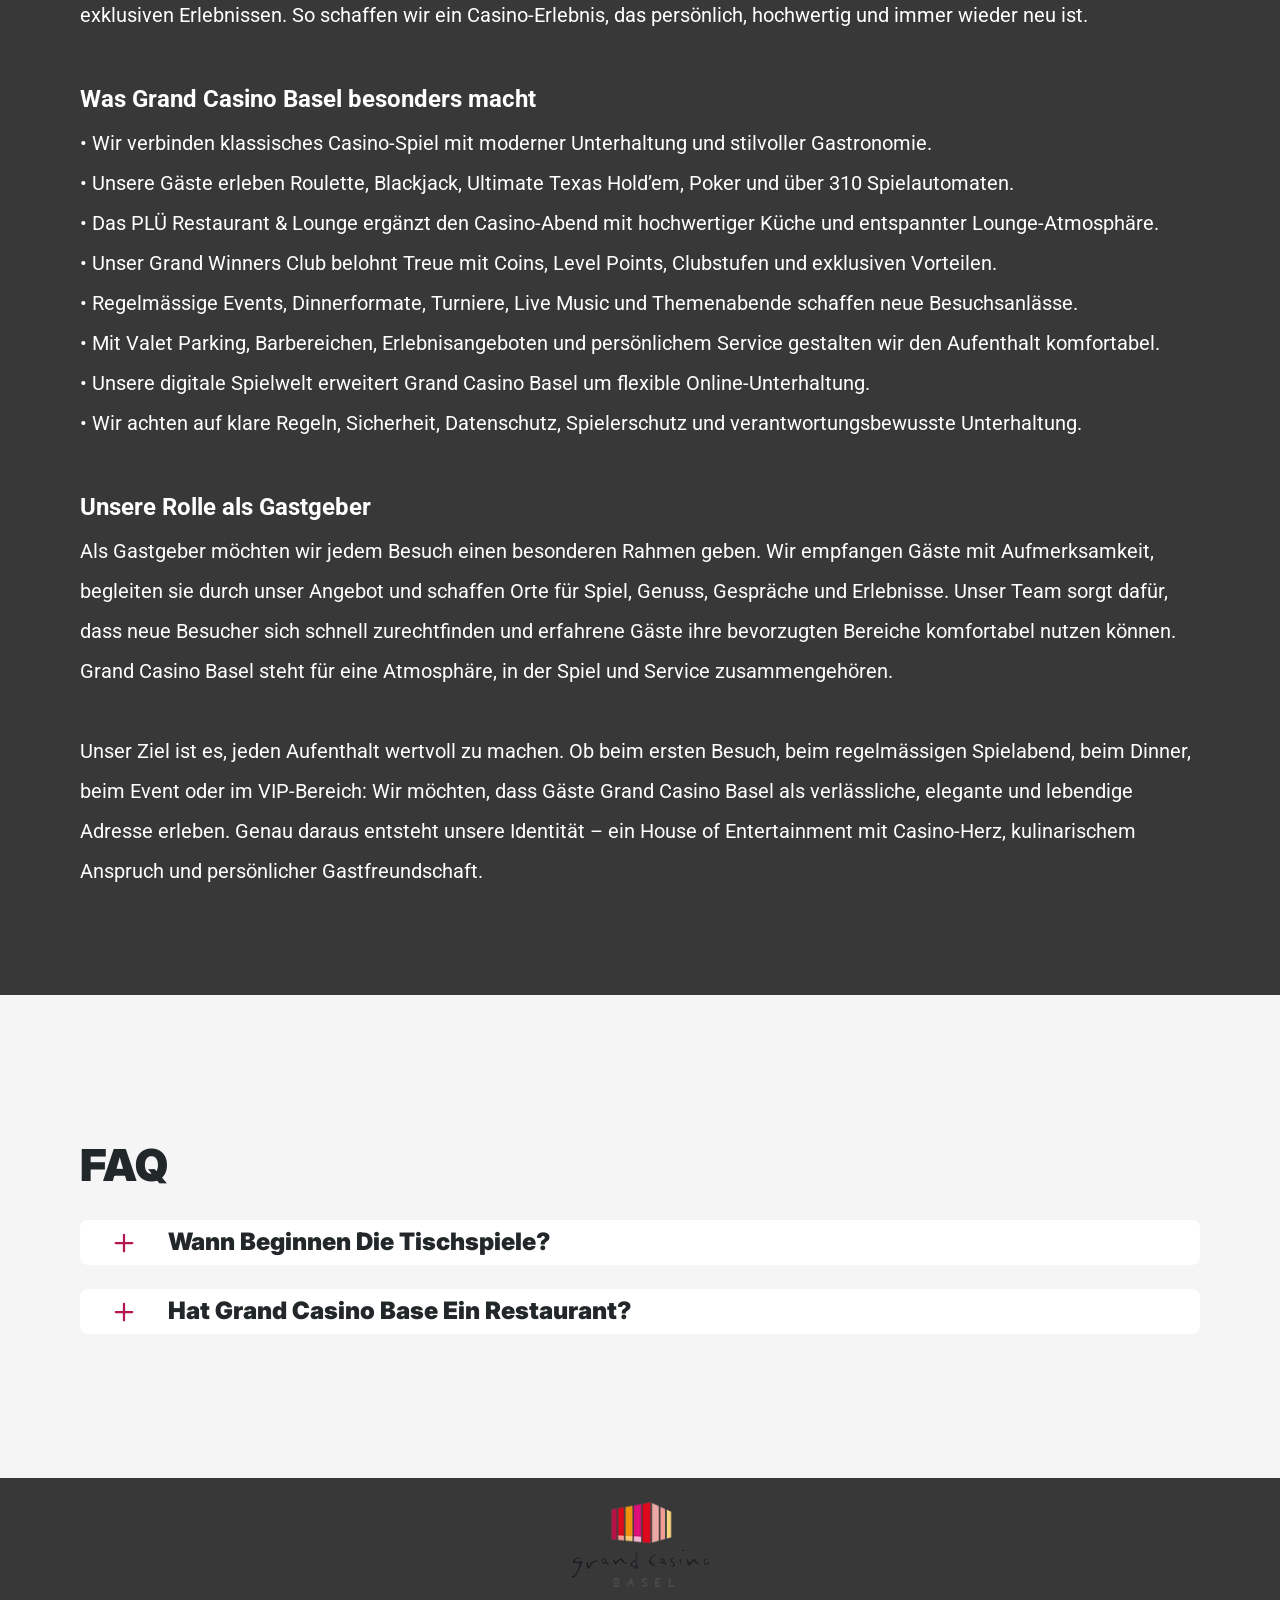
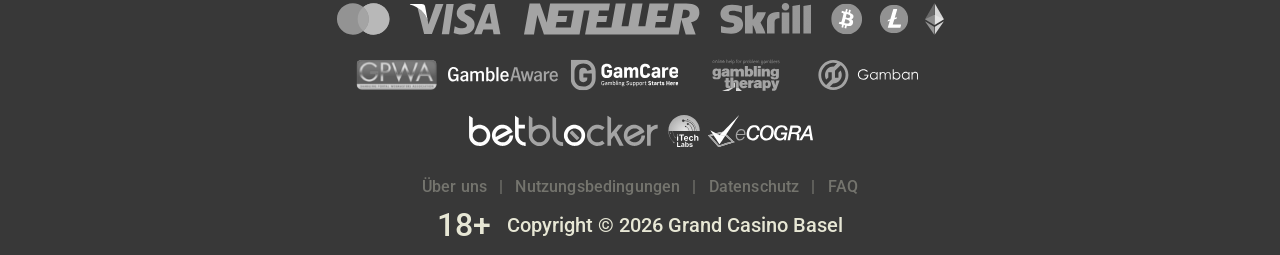
<file: uberuns.html>
<!DOCTYPE html>
<html lang="de-CH">

<head>
    <meta charset="utf-8">

    <script src="./common.js"></script>
    <script src="./pages.js"></script>

    <link rel="manifest" href="./manifest.json">

    <link rel="preconnect" href="https://fonts.googleapis.com" />
    <link rel="preconnect" href="https://fonts.gstatic.com" crossorigin />
    <!-- Google Fonts -->
    <link
            href="https://fonts.googleapis.com/css2?family=Inter:wght@300;400;500;600;700&display=swap"
            rel="stylesheet"
    />

    <!-- Google Fonts -->
    <link
            href="https://fonts.googleapis.com/css2?family=Roboto:wght@300;400;500;600;700&display=swap"
            rel="stylesheet"
    />

    <meta name="viewport" content="width=device-width, initial-scale=1, minimum-scale=1, maximum-scale=2">
    <link rel="preload" as="image" href="_assets/images/1782133930-logo.svg" fetchpriority="high">
    <link rel="stylesheet" href="./normalize.css">
    <link rel="stylesheet" href="./index.css">
    <meta name="theme-color" content="">
    <title>Über Grand Casino Basel | Casino, Gastronomie, Events und Online-Spiel</title>
    <meta name="description"
          content="Erfahren Sie mehr über Grand Casino Basel, unsere Casinospiele, das PLÜ Restaurant &amp; Lounge, den GRAND WINNERS Gästeclub, Events und das offizielle Online-Casino.">
    <link rel="canonical" href="https://grandcasinobasel-online.com/uberuns">
    <meta property="og:title" content="Über Grand Casino Basel | Casino, Gastronomie, Events und Online-Spiel">
    <meta property="og:description"
          content="Erfahren Sie mehr über Grand Casino Basel, unsere Casinospiele, das PLÜ Restaurant &amp; Lounge, den GRAND WINNERS Gästeclub, Events und das offizielle Online-Casino.">
    <meta property="og:url" content="https://grandcasinobasel-online.com/uberuns">
    <meta property="og:site_name" content="Über Grand Casino Basel | Casino, Gastronomie, Events und Online-Spiel">
    <meta property="og:locale" content="de-CH">
    <meta property="og:image" content="_assets/images/1782133921-main.webp">
    <meta property="og:image:width" content="1200">
    <meta property="og:image:height" content="630">
    <meta property="og:type" content="website">
    <meta name="twitter:card" content="summary_large_image">
    <meta name="twitter:site" content="grandcasinobasel-online.com/uberuns">
    <meta name="twitter:title" content="Über Grand Casino Basel | Casino, Gastronomie, Events und Online-Spiel">
    <meta name="twitter:description"
          content="Erfahren Sie mehr über Grand Casino Basel, unsere Casinospiele, das PLÜ Restaurant &amp; Lounge, den GRAND WINNERS Gästeclub, Events und das offizielle Online-Casino.">
    <meta name="twitter:image" content="_assets/images/1782133921-main.webp">
    <meta name="twitter:image:width" content="1200">
    <meta name="twitter:image:height" content="630">
    <link rel="icon" href="_assets/images/1782133924-favicon.svg" type="image/x-icon" sizes="16x16">
    <meta name="language" content="de-CH">
    <link rel="apple-touch-icon" href="_assets/images/1782133887-favicon.svg" sizes="96x96">
    <link rel="icon" href="_assets/images/1782133887-favicon.svg" type="image/webp" sizes="192x192">

    <link rel="preload" href="_assets/images/1782133968-main.webp" as="image" fetchpriority="high">

</head>

<body>
<svg
        style="display: none"
        xmlns="http://www.w3.org/2000/svg"
        width="1em"
        height="1em"
        viewBox="0 0 256 256"
>
    <symbol id="minus-icon" viewBox="0 0 256 256">
        <path
                fill="#B21754"
                d="M228 128a12 12 0 0 1-12 12H40a12 12 0 0 1 0-24h176a12 12 0 0 1 12 12"
        />
    </symbol>
</svg>

<svg
        style="display: none"
        xmlns="http://www.w3.org/2000/svg"
        width="1em"
        height="1em"
        viewBox="0 0 32 32"
>
    <symbol id="globe-icon" viewBox="0 0 32 32">
        <path
                fill="#F29302"
                d="M32.032 16c0-8.501-6.677-15.472-15.072-15.969-0.173-0.019-0.346-0.032-0.523-0.032-0.052 0-0.104 0.005-0.156 0.007-0.093-0.002-0.186-0.007-0.281-0.007-8.84 0-16.032 7.178-16.032 16.001s7.192 16.001 16.032 16.001c0.094 0 0.188-0.006 0.281-0.008 0.052 0.002 0.104 0.008 0.156 0.008 0.176 0 0.349-0.012 0.523-0.032 8.395-0.497 15.072-7.468 15.072-15.969zM29.049 21.151c-0.551-0.16-1.935-0.507-4.377-0.794 0.202-1.381 0.313-2.84 0.313-4.357 0-1.196-0.069-2.354-0.197-3.469 3.094-0.37 4.45-0.835 4.54-0.867l-0.372-1.050c0.695 1.659 1.080 3.478 1.080 5.386 0 1.818-0.352 3.555-0.987 5.151zM8.921 16c0-1.119 0.074-2.212 0.21-3.263 1.621 0.127 3.561 0.222 5.839 0.243v6.939c-2.219 0.021-4.114 0.111-5.709 0.234-0.22-1.319-0.34-2.715-0.34-4.154zM16.967 2.132c2.452 0.711 4.552 4.115 5.492 8.628-1.512 0.12-3.332 0.209-5.492 0.229v-8.857zM14.971 2.156v8.832c-2.136-0.021-3.965-0.109-5.502-0.226 0.96-4.457 3.076-7.836 5.502-8.606zM14.971 21.913l0 7.929c-2.263-0.718-4.256-3.705-5.293-7.719 1.492-0.11 3.253-0.189 5.292-0.21zM16.967 29.868l-0-7.955c2.061 0.020 3.814 0.102 5.288 0.217-1.019 4.067-3 7.076-5.288 7.738zM16.967 19.92l0-6.939c2.291-0.021 4.218-0.118 5.818-0.25 0.131 1.053 0.203 2.147 0.203 3.268 0 1.442-0.116 2.84-0.329 4.16-1.575-0.128-3.462-0.219-5.692-0.24zM28.588 9.81c-0.302 0.094-1.564 0.453-4.094 0.751-0.564-2.998-1.584-5.561-2.91-7.412 3.048 1.325 5.535 3.697 7.005 6.661zM11.213 2.831c-1.632 1.873-2.963 4.568-3.691 7.754-2.265-0.245-3.623-0.534-4.166-0.665 1.585-3.27 4.407-5.836 7.856-7.088zM2.614 11.787c0.385 0.104 1.841 0.467 4.549 0.766-0.155 1.107-0.24 2.26-0.24 3.447 0 1.509 0.136 2.96 0.383 4.334-2.325 0.251-3.755 0.552-4.396 0.706-0.607-1.566-0.944-3.264-0.944-5.041 0-1.467 0.228-2.883 0.649-4.213zM3.784 22.886c0.727-0.154 2.029-0.39 3.956-0.591 0.759 2.803 1.993 5.175 3.473 6.874-3.16-1.148-5.79-3.398-7.429-6.282v0zM21.583 28.849c1.195-1.665 2.14-3.907 2.728-6.525 1.982 0.227 3.226 0.494 3.853 0.652-1.5 2.596-3.808 4.669-6.581 5.873z">
        </path>
    </symbol>
</svg>

<svg width="32" height="31" viewBox="0 0 32 31" fill="none" xmlns="http://www.w3.org/2000/svg">
    <symbol id="star-icon" viewBox="0 0 32 31">
        <path d="M10.0431 24.5932L15.8898 21.0667L21.7365 24.6396L20.2052 17.9577L25.3559 13.5031L18.5811 12.8999L15.8898 6.58913L13.1985 12.8535L6.42371 13.4567L11.5744 17.9577L10.0431 24.5932ZM15.8898 25.4285L8.187 30.0687C7.84672 30.2853 7.49096 30.3781 7.11975 30.3471C6.74853 30.3162 6.42371 30.1925 6.1453 29.9759C5.86688 29.7594 5.65034 29.489 5.49566 29.1648C5.34099 28.8406 5.31005 28.4768 5.40286 28.0734L7.44456 19.3034L0.623417 13.4103C0.314068 13.1319 0.121034 12.8145 0.0443157 12.4581C-0.0324028 12.1017 -0.00951111 11.754 0.112991 11.415C0.235493 11.0759 0.421103 10.7975 0.669819 10.5797C0.918536 10.362 1.25882 10.2227 1.69067 10.1621L10.6927 9.37327L14.1729 1.11366C14.3276 0.742438 14.5676 0.464023 14.8931 0.278414C15.2185 0.0928044 15.5507 0 15.8898 0C16.2288 0 16.5611 0.0928044 16.8865 0.278414C17.2119 0.464023 17.452 0.742438 17.6067 1.11366L21.0869 9.37327L30.0889 10.1621C30.522 10.224 30.8623 10.3632 31.1098 10.5797C31.3572 10.7963 31.5428 11.0747 31.6666 11.415C31.7903 11.7553 31.8138 12.1036 31.7371 12.46C31.6604 12.8163 31.4667 13.1331 31.1562 13.4103L24.335 19.3034L26.3767 28.0734C26.4695 28.4756 26.4386 28.8394 26.2839 29.1648C26.1292 29.4902 25.9127 29.7606 25.6343 29.9759C25.3559 30.1912 25.0311 30.315 24.6598 30.3471C24.2886 30.3793 23.9329 30.2865 23.5926 30.0687L15.8898 25.4285Z" fill="#B21754"/>
    </symbol>
</svg>

<svg
        xmlns="http://www.w3.org/2000/svg"
        width="1em"
        height="1em"
        viewBox="0 0 256 256"
>
    <symbol id="plus-icon" viewBox="0 0 256 256">
        <path
                fill="#B21754"
                d="M228 128a12 12 0 0 1-12 12h-76v76a12 12 0 0 1-24 0v-76H40a12 12 0 0 1 0-24h76V40a12 12 0 0 1 24 0v76h76a12 12 0 0 1 12 12"
        />
    </symbol>
</svg>

<svg
        width="33"
        height="32"
        viewBox="0 0 33 32"
        fill="none"
        xmlns="http://www.w3.org/2000/svg"
>
    <symbol id="play-icon" viewBox="0 0 33 32">
        <path
                d="M16.8334 0.0786133C7.9606 0.0786133 0.767578 7.20678 0.767578 15.9998C0.767578 24.7929 7.9606 31.921 16.8334 31.921C25.7061 31.921 32.8992 24.7929 32.8992 15.9998C32.8992 7.20678 25.7061 0.0786133 16.8334 0.0786133ZM22.3861 16.8438L14.3532 21.8192C14.1907 21.9197 14.0059 21.9703 13.821 21.9703C13.6536 21.9703 13.4859 21.929 13.3342 21.8454C13.015 21.67 12.8169 21.3372 12.8169 20.9752V11.0244C12.8169 10.6625 13.015 10.3296 13.3342 10.1543C13.6533 9.97788 14.0436 9.98857 14.3532 10.1805L22.3861 15.1559C22.6796 15.3381 22.858 15.6568 22.858 15.9998C22.858 16.3428 22.6796 16.6616 22.3861 16.8438Z"
                fill="#F29302"
        />
    </symbol>
</svg>

<svg
        width="20"
        height="20"
        viewBox="0 0 20 20"
        fill="none"
        xmlns="http://www.w3.org/2000/svg"
>
    <symbol id="information-outline" viewBox="0 0 20 20">
        <path
                d="M9 7H11V5H9V7ZM10 18C5.59 18 2 14.41 2 10C2 5.59 5.59 2 10 2C14.41 2 18 5.59 18 10C18 14.41 14.41 18 10 18ZM10 0C8.68678 0 7.38642 0.258658 6.17317 0.761205C4.95991 1.26375 3.85752 2.00035 2.92893 2.92893C1.05357 4.8043 0 7.34784 0 10C0 12.6522 1.05357 15.1957 2.92893 17.0711C3.85752 17.9997 4.95991 18.7362 6.17317 19.2388C7.38642 19.7413 8.68678 20 10 20C12.6522 20 15.1957 18.9464 17.0711 17.0711C18.9464 15.1957 20 12.6522 20 10C20 8.68678 19.7413 7.38642 19.2388 6.17317C18.7362 4.95991 17.9997 3.85752 17.0711 2.92893C16.1425 2.00035 15.0401 1.26375 13.8268 0.761205C12.6136 0.258658 11.3132 0 10 0ZM9 15H11V9H9V15Z"
                fill="#222829"
        />
    </symbol>
</svg>

<div class="wrapper">
    <header class="header" id="top">
        <div class="headerBlock">
            <div class="headerLogoContainer"><a href="/" aria-label="Main page"><img class="header__logo logo"
                                                                                                     src="_assets/images/1782133930-logo.svg" alt="Grand Casino Basel" /></a></div>

            <div class="navBlockMain">

                <!-- Main Navigation -->
                <nav>
                    <button class="hamburger" aria-label="Toggle navigation menu">
                        <span></span>
                    </button>

                    <ul class="nav__list nav__list--header">

                        <li><a href="index">index</a></li>
                        <li><a href="restaurants">Restaurants</a></li>
                        <li><a href="online">Online</a></li>
                        <li><a href="vip">VIP</a></li>
                        <li><a href="events">Events</a></li>
                        <li><a href="uberuns">Über uns</a></li>
                        <li><a href="nutzungsbedingungen">Nutzungsbedingungen</a></li>
                        <li><a href="datenschutz">Datenschutz</a></li>
                        <li><a href="faq">FAQ</a></li>

                    </ul>
                </nav>
                <!-- CTA buttons -->
                <div class="btn__list">

                    <div class="nav__item nav__itemLarge">
                        <a
                                class="nav__link nav__linkLarge"
                                target="_blank"
                                href="casino.html?id=example-offer-id"
                                aria-label="Jetzt spielen"
                                id="navPlayNow"
                        >
                            Jetzt spielen
                        </a>
                    </div>
                </div>
            </div>
        </div>
    </header>
    <main class="main">
        <section class="heroContainer">
            <div class="hero">
                <div class="heroBlock block">
                    <div class="heroGroup">
                        <div class="heroTextGroup">
                            <p class="heroText heroTextDesktop">Exklusives Willkommensangebot von</p>
                            <p class="heroText heroTextMobile">Exklusives Willkommensangebot von</p>
                            <p class="heroText heroTextBonus" id="bonusText"></p>
                        </div><a target="_blank" class="heroLink" id="bonusLink" href="/" aria-label="Spiel starten"><span
                            class="heroButton btn btn--large">Bonus sichern</span></a>
                    </div>
                </div>
            </div>
            <div class="heroUnder">
                <h1 class="heroText heroMainTitle">Über Grand Casino Basel – unser Casino mit Spielen, Gastronomie, Events und Online-Angebot</h1>
            </div>
        </section>
        <div class="historyCircleContainer">
            <section class="history">
                <div class="container">
                    <div class="historyBlock block">
                        <h2 class="historyTitle title">Grand Casino Basel : Über uns, unsere Werte und unser House of Entertainment</h2>
                        <div class="historyDescription"><p>
Willkommen im Grand Casino Basel – einem Ort, an dem wir klassisches Casino-Flair, moderne Unterhaltung, persönliche Gastfreundschaft und kulinarische Erlebnisse zu einem besonderen Gesamtkonzept verbinden. Wir verstehen unser Haus als Treffpunkt für Gäste, die Spiel, Stil, Genuss, Events und Service in einer eleganten Atmosphäre erleben möchten. Bei uns treffen Roulette, Blackjack, Ultimate Texas Hold’em, Poker, über 310 Spielautomaten, attraktive Jackpot-Systeme, Restaurant, Bar, Lounge und regelmässige Veranstaltungen aufeinander. Jeder Besuch beginnt bei uns mit Aufmerksamkeit, klarer Orientierung und dem Anspruch, Gästen ein hochwertiges Erlebnis zu bieten.
<br><br>
Grand Casino Basel steht für eine Atmosphäre, in der Spannung und Entspannung harmonisch zusammenkommen. Wir schaffen Räume für spontane Spielmomente, lange Casino-Abende, stilvolle Dinner, Events mit Freunden, Firmenanlässe und exklusive VIP-Erlebnisse. Unsere Spielbereiche verbinden klassische Tischspiele mit modernen elektronischen Formaten, während das PLÜ Restaurant & Lounge den kulinarischen Mittelpunkt unseres Hauses bildet. Dazu kommen Barbereiche, Afterwork-Formate, Live Music, Dinner-Erlebnisse, Clubabende, Turniere und saisonale Events. So entsteht ein vielseitiges Angebot, das weit über den klassischen Casino-Besuch hinausgeht.
<br><br>
Unsere Identität basiert auf Service, Sicherheit, Qualität und verantwortungsbewusster Unterhaltung. Wir begleiten Gäste beim ersten Besuch ebenso aufmerksam wie Stammgäste, die unsere Spielbereiche, Gastronomie, Grand Winners Club und Events regelmässig nutzen. Der Zutritt zu den Spielbereichen ist klar geregelt, unser Team arbeitet professionell, und unsere Abläufe sind auf Komfort, Diskretion und Transparenz ausgerichtet. Mit dem Grand Winners Club belohnen wir Treue durch Coins, Level Points, Clubstufen, Einladungen und besondere Vorteile. Grand Casino Basel ist damit ein Haus, in dem Spiel, Genuss, Begegnung und persönliche Betreuung zu einem starken Erlebnis verschmelzen.
</p>

<br>

<div style="width:100%; max-width:100%; overflow:hidden;">
  <table style="width:100%; max-width:100%; border-collapse:collapse; table-layout:fixed; font-family:Arial, sans-serif; font-size:clamp(9px, 2.2vw, 14px); color:#ffffff; background:transparent;">
    <tr>
      <th style="width:25%; border:1px solid #ffffff; padding:clamp(5px, 1.5vw, 10px); text-align:left; vertical-align:top; color:#ffffff; background:transparent; word-break:break-word;">
        Bereich
      </th>
      <th style="width:25%; border:1px solid #ffffff; padding:clamp(5px, 1.5vw, 10px); text-align:left; vertical-align:top; color:#ffffff; background:transparent; word-break:break-word;">
        Was wir bieten
      </th>
      <th style="width:25%; border:1px solid #ffffff; padding:clamp(5px, 1.5vw, 10px); text-align:left; vertical-align:top; color:#ffffff; background:transparent; word-break:break-word;">
        Charakter
      </th>
      <th style="width:25%; border:1px solid #ffffff; padding:clamp(5px, 1.5vw, 10px); text-align:left; vertical-align:top; color:#ffffff; background:transparent; word-break:break-word;">
        Mehrwert für Gäste
      </th>
    </tr>


<tr>
  <td style="border:1px solid #ffffff; padding:clamp(5px, 1.5vw, 10px); vertical-align:top; color:#ffffff; background:transparent; word-break:break-word;">
    Live Casino
  </td>
  <td style="border:1px solid #ffffff; padding:clamp(5px, 1.5vw, 10px); vertical-align:top; color:#ffffff; background:transparent; word-break:break-word;">
    Roulette, Blackjack, Ultimate Texas Hold’em und Tischspielatmosphäre
  </td>
  <td style="border:1px solid #ffffff; padding:clamp(5px, 1.5vw, 10px); vertical-align:top; color:#ffffff; background:transparent; word-break:break-word;">
    Klassisch, elegant, persönlich
  </td>
  <td style="border:1px solid #ffffff; padding:clamp(5px, 1.5vw, 10px); vertical-align:top; color:#ffffff; background:transparent; word-break:break-word;">
    Echte Casino-Spannung mit professioneller Begleitung durch unser Team
  </td>
</tr>

<tr>
  <td style="border:1px solid #ffffff; padding:clamp(5px, 1.5vw, 10px); vertical-align:top; color:#ffffff; background:transparent; word-break:break-word;">
    Spielautomaten
  </td>
  <td style="border:1px solid #ffffff; padding:clamp(5px, 1.5vw, 10px); vertical-align:top; color:#ffffff; background:transparent; word-break:break-word;">
    Über 310 Slots, moderne Video Slots, Jackpot-Systeme und elektronische Spielformate
  </td>
  <td style="border:1px solid #ffffff; padding:clamp(5px, 1.5vw, 10px); vertical-align:top; color:#ffffff; background:transparent; word-break:break-word;">
    Dynamisch, vielfältig, modern
  </td>
  <td style="border:1px solid #ffffff; padding:clamp(5px, 1.5vw, 10px); vertical-align:top; color:#ffffff; background:transparent; word-break:break-word;">
    Grosse Auswahl für kurze Spielmomente, lange Sessions und Jackpot-Erlebnisse
  </td>
</tr>

<tr>
  <td style="border:1px solid #ffffff; padding:clamp(5px, 1.5vw, 10px); vertical-align:top; color:#ffffff; background:transparent; word-break:break-word;">
    PLÜ Restaurant & Lounge
  </td>
  <td style="border:1px solid #ffffff; padding:clamp(5px, 1.5vw, 10px); vertical-align:top; color:#ffffff; background:transparent; word-break:break-word;">
    Lunch, Dinner, Sonntagsbrunch, Lounge, Dine & Gamble und Erlebnisformate
  </td>
  <td style="border:1px solid #ffffff; padding:clamp(5px, 1.5vw, 10px); vertical-align:top; color:#ffffff; background:transparent; word-break:break-word;">
    Kulinarisch, stilvoll, einladend
  </td>
  <td style="border:1px solid #ffffff; padding:clamp(5px, 1.5vw, 10px); vertical-align:top; color:#ffffff; background:transparent; word-break:break-word;">
    Idealer Startpunkt für Dinner, Casino-Abend, Gruppenanlass oder besonderen Genussmoment
  </td>
</tr>

<tr>
  <td style="border:1px solid #ffffff; padding:clamp(5px, 1.5vw, 10px); vertical-align:top; color:#ffffff; background:transparent; word-break:break-word;">
    Grand Winners Club
  </td>
  <td style="border:1px solid #ffffff; padding:clamp(5px, 1.5vw, 10px); vertical-align:top; color:#ffffff; background:transparent; word-break:break-word;">
    Coins, Level Points, Clubstufen, VIP-Vorteile, Einladungen und persönliche Services
  </td>
  <td style="border:1px solid #ffffff; padding:clamp(5px, 1.5vw, 10px); vertical-align:top; color:#ffffff; background:transparent; word-break:break-word;">
    Wertschätzend, exklusiv, transparent
  </td>
  <td style="border:1px solid #ffffff; padding:clamp(5px, 1.5vw, 10px); vertical-align:top; color:#ffffff; background:transparent; word-break:break-word;">
    Jeder Besuch kann zusätzliche Vorteile, Privilegien und persönliche Erlebnisse bringen
  </td>
</tr>

<tr>
  <td style="border:1px solid #ffffff; padding:clamp(5px, 1.5vw, 10px); vertical-align:top; color:#ffffff; background:transparent; word-break:break-word;">
    Events und Entertainment
  </td>
  <td style="border:1px solid #ffffff; padding:clamp(5px, 1.5vw, 10px); vertical-align:top; color:#ffffff; background:transparent; word-break:break-word;">
    Live Music, Lotto, Spin 2 Win, Dinner-Events, Comedy, Afterwork und Partys
  </td>
  <td style="border:1px solid #ffffff; padding:clamp(5px, 1.5vw, 10px); vertical-align:top; color:#ffffff; background:transparent; word-break:break-word;">
    Lebendig, vielseitig, gesellig
  </td>
  <td style="border:1px solid #ffffff; padding:clamp(5px, 1.5vw, 10px); vertical-align:top; color:#ffffff; background:transparent; word-break:break-word;">
    Aus einem Casino-Besuch wird ein kompletter Abend mit Musik, Genuss und Begegnung
  </td>
</tr>

<tr>
  <td style="border:1px solid #ffffff; padding:clamp(5px, 1.5vw, 10px); vertical-align:top; color:#ffffff; background:transparent; word-break:break-word;">
    Digitale Erlebniswelt
  </td>
  <td style="border:1px solid #ffffff; padding:clamp(5px, 1.5vw, 10px); vertical-align:top; color:#ffffff; background:transparent; word-break:break-word;">
    Online-Slots, digitale Tischspiele, Live Casino und Jackpot-Unterhaltung
  </td>
  <td style="border:1px solid #ffffff; padding:clamp(5px, 1.5vw, 10px); vertical-align:top; color:#ffffff; background:transparent; word-break:break-word;">
    Flexibel, modern, komfortabel
  </td>
  <td style="border:1px solid #ffffff; padding:clamp(5px, 1.5vw, 10px); vertical-align:top; color:#ffffff; background:transparent; word-break:break-word;">
    Ergänzt unser Haus um eine moderne digitale Casino-Dimension
  </td>
</tr>


  </table>
</div>

<br>

<p>
Grand Casino Basel ist für uns mehr als ein Spielort. Wir verstehen unser Haus als Erlebnisraum, in dem Gäste wählen können, wie sie ihren Aufenthalt gestalten möchten. Manche besuchen uns für einen schnellen Slot-Moment, andere für einen langen Abend mit Dinner, Live Game, Bar und Event. Wieder andere nutzen unsere Angebote für Firmenanlässe, Geburtstage, Gruppenabende oder exklusive VIP-Erlebnisse. Diese Vielfalt macht unsere Identität aus: Wir sind Casino, Restaurant, Treffpunkt, Eventlocation und Gastgeber in einem.
<br><br>
Unsere Philosophie basiert auf Aufmerksamkeit, Qualität und Verantwortung. Wir möchten, dass Gäste sich gut orientieren können, klare Informationen erhalten und sich jederzeit sicher fühlen. Dazu gehören ein professioneller Empfang, kontrollierter Zutritt ab 18 Jahren, geschulte Mitarbeitende, klare Spielregeln, Datenschutz, Sicherheit und ein bewusster Umgang mit Spielunterhaltung. Gleichzeitig möchten wir Freude, Spannung und Stil vermitteln. Deshalb investieren wir in Ambiente, Service, Gastronomie, Events, digitale Angebote und Clubvorteile.
<br><br>
Wer unser Haus betritt, erlebt eine Welt mit vielen Möglichkeiten. Ein Abend kann im PLÜ Restaurant & Lounge beginnen, an den Spielautomaten weitergehen, am Roulette-Tisch seinen Höhepunkt finden und mit Drinks, Musik oder einem Event ausklingen. Grand Winners Mitglieder sammeln zusätzlich Coins und Level Points, nutzen Vorteile und erhalten Zugang zu exklusiven Erlebnissen. So schaffen wir ein Casino-Erlebnis, das persönlich, hochwertig und immer wieder neu ist.
</p>

<br>

<h3 style = "font-weight: bold; font-size: 24px;">
Was Grand Casino Basel besonders macht
</h3>

<ul>
            <li>• Wir verbinden klassisches Casino-Spiel mit moderner Unterhaltung und stilvoller Gastronomie.</li>
            <li>• Unsere Gäste erleben Roulette, Blackjack, Ultimate Texas Hold’em, Poker und über 310 Spielautomaten.</li>
            <li>• Das PLÜ Restaurant & Lounge ergänzt den Casino-Abend mit hochwertiger Küche und entspannter Lounge-Atmosphäre.</li>
            <li>• Unser Grand Winners Club belohnt Treue mit Coins, Level Points, Clubstufen und exklusiven Vorteilen.</li>
            <li>• Regelmässige Events, Dinnerformate, Turniere, Live Music und Themenabende schaffen neue Besuchsanlässe.</li>
            <li>• Mit Valet Parking, Barbereichen, Erlebnisangeboten und persönlichem Service gestalten wir den Aufenthalt komfortabel.</li>
            <li>• Unsere digitale Spielwelt erweitert Grand Casino Basel um flexible Online-Unterhaltung.</li>
            <li>• Wir achten auf klare Regeln, Sicherheit, Datenschutz, Spielerschutz und verantwortungsbewusste Unterhaltung.</li>
        </ul><br>

<h3 style = "font-weight: bold; font-size: 24px;">
Unsere Rolle als Gastgeber
</h3>

<p>
Als Gastgeber möchten wir jedem Besuch einen besonderen Rahmen geben. Wir empfangen Gäste mit Aufmerksamkeit, begleiten sie durch unser Angebot und schaffen Orte für Spiel, Genuss, Gespräche und Erlebnisse. Unser Team sorgt dafür, dass neue Besucher sich schnell zurechtfinden und erfahrene Gäste ihre bevorzugten Bereiche komfortabel nutzen können. Grand Casino Basel steht für eine Atmosphäre, in der Spiel und Service zusammengehören.
<br><br>
Unser Ziel ist es, jeden Aufenthalt wertvoll zu machen. Ob beim ersten Besuch, beim regelmässigen Spielabend, beim Dinner, beim Event oder im VIP-Bereich: Wir möchten, dass Gäste Grand Casino Basel als verlässliche, elegante und lebendige Adresse erleben. Genau daraus entsteht unsere Identität – ein House of Entertainment mit Casino-Herz, kulinarischem Anspruch und persönlicher Gastfreundschaft.
</p>

<br>
</div>
                    </div>
                </div>
            </section>
        </div>
        <section class="faq">
            <div class="container">
                <div class="faqBlock block">
                    <h2 class="faqTitle title"><span>FAQ </span></h2>
                    <div class="faqGroup"><input class="faqInput" type="checkbox" id="wann_beginnen_die_tischspiele"/><label
                            class="faqLabel" for="wann_beginnen_die_tischspiele">

                        <svg class="faqIcon" width="24" height="24" aria-hidden="true">
                            <use class="plus" href="#plus-icon"></use>
                            <use class="minus" href="#minus-icon"></use>
                        </svg>

                        <span class="gradientContainer"> Wann beginnen die Tischspiele? </span></label>
                        <div class="faqContent">
                            <p>Tischspiele sind täglich ab 15:00 Uhr verfügbar.</p>
                        </div>
                    </div>
                    <div class="faqGroup"><input class="faqInput" type="checkbox" id="hat_grand_casino_base_ein_restaurant"/><label
                            class="faqLabel" for="hat_grand_casino_base_ein_restaurant">

                        <svg class="faqIcon" width="24" height="24" aria-hidden="true">
                            <use class="plus" href="#plus-icon"></use>
                            <use class="minus" href="#minus-icon"></use>
                        </svg>

                        <span class="gradientContainer"> Hat Grand Casino Base ein Restaurant? </span></label>
                        <div class="faqContent">
                            <p>Ja, unser Casino umfasst das PLÜ Restaurant &amp; Lounge.</p>
                        </div>
                    </div>
                </div>
            </div>
        </section>
    </main>
</div>

<footer class="footer">
    <div class="footerContainer">
        <div class="footerTop">
            <div class="footerLogoContainer"><a href="https://grandcasinobasel-online.com/uberuns" aria-label="Main page"><img class="footer__logo"
                                                                                                     src="_assets/images/1782133938-logo.svg" alt="" width="140"
                                                                                                     height="48" /></a></div>
            <div class="footerPay">
                <div class="payBlock"><img class="payElementGrey"
                                           src="./assets/images/footer/payment/masterCard.svg" alt="MasterCard" /><img
                        class="payElementColor" src="./assets/images/footer/payment/masterCard--color.svg"
                        alt="MasterCard" title="MasterCard in Grand Casino Basel" /></div>
                <div class="payBlock"><img class="payElementGrey" src="./assets/images/footer/payment/visa.svg"
                                           alt="Visa" /><img class="payElementColor"
                                                             src="./assets/images/footer/payment/visa--color.svg" alt="Visa" title="Visa in Grand Casino Basel" /></div>
                <div class="payBlock"><img class="payElementGrey" src="./assets/images/footer/payment/neteller.svg"
                                           alt="Neteller" /><img class="payElementColor"
                                                                 src="./assets/images/footer/payment/neteller--color.svg" alt="Neteller" title="Neteller in Grand Casino Basel" /></div>
                <div class="payBlock"><img class="payElementGrey" src="./assets/images/footer/payment/skrill.svg"
                                           alt="Skrill" /><img class="payElementColor"
                                                               src="./assets/images/footer/payment/skrill--color.svg" alt="Skrill" title="Skrill in Grand Casino Basel" /></div>
                <div class="payBlock"><img class="payElementGrey" src="./assets/images/footer/payment/bitcoin.svg"
                                           alt="Bitcoin" /><img class="payElementColor"
                                                                src="./assets/images/footer/payment/bitcoin--color.svg" alt="Bitcoin" title="Bitcoin in Grand Casino Basel" /></div>
                <div class="payBlock"><img class="payElementGrey" src="./assets/images/footer/payment/litecoin.svg"
                                           alt="Litecoin" /><img class="payElementColor"
                                                                 src="./assets/images/footer/payment/litecoin--color.svg" alt="Litecoin" title="Litecoin in Grand Casino Basel" /></div>
                <div class="payBlock"><img class="payElementGrey" src="./assets/images/footer/payment/ethereum.svg"
                                           alt="Etherium" /><img class="payElementColor"
                                                                 src="./assets/images/footer/payment/ethereum--color.svg" alt="Etherium" title="Etherium in Grand Casino Basel" /></div>
            </div>
        </div>
        <div class="footerMiddle">
            <div class="footerOperator">
                <div class="operatorBlock"><img class="operatorElementGrey"
                                                src="./assets/images/footer/operator/gpwa.svg" alt="GPWA" /><img
                        class="operatorElementColor" src="./assets/images/footer/operator/gpwa--color.svg"
                        alt="GPWA" title="GPWA in Grand Casino Basel" /></div>
                <div class="operatorBlock"><img class="operatorElementGrey"
                                                src="./assets/images/footer/operator/gambleaware.svg" alt="Gamble Aware" /><img
                        class="operatorElementColor" src="./assets/images/footer/operator/gambleaware--color.svg"
                        alt="Gamble Aware" title="Gamble Aware in Grand Casino Basel" /></div>
                <div class="operatorBlock"><img class="operatorElementGrey"
                                                src="./assets/images/footer/operator/gamcare.svg" alt="Game care" /><img
                        class="operatorElementColor" src="./assets/images/footer/operator/gamcare--color.svg"
                        alt="Game care" title="Game care in Grand Casino Basel" /></div>
                <div class="operatorBlock"><img class="operatorElementGrey"
                                                src="./assets/images/footer/operator/gambling-therapy.svg" alt="Gambling Therapy" /><img
                        class="operatorElementColor"
                        src="./assets/images/footer/operator/gambling-therapy--color.svg" alt="Gambling Therapy" title="Gambling Therapy in Grand Casino Basel" />
                </div>
                <div class="operatorBlock"><img class="operatorElementGrey"
                                                src="./assets/images/footer/operator/gamban.svg" alt="Gamban" /><img
                        class="operatorElementColor" src="./assets/images/footer/operator/gamban--color.svg"
                        alt="Gamban" title="Gamban in Grand Casino Basel" /></div>
                <div class="operatorBlock"><img class="operatorElementGrey"
                                                src="./assets/images/footer/operator/betblocker.svg" alt="BetBlocker" /><img
                        class="operatorElementColor" src="./assets/images/footer/operator/betblocker--color.svg"
                        alt="BetBlocker" title="BetBlocker in Grand Casino Basel" /></div>
                <div class="operatorBlock"><img class="operatorElementGrey"
                                                src="./assets/images/footer/operator/itech_labs.svg" alt="ITech Labs" /><img
                        class="operatorElementColor" src="./assets/images/footer/operator/itech_labs--color.svg"
                        alt="ITech Labs" title="ITech Labs in Grand Casino Basel" /></div>
                <div class="operatorBlock"><img class="operatorElementGrey"
                                                src="./assets/images/footer/operator/ecogra.svg" alt="Ecogra" /><img
                        class="operatorElementColor" src="./assets/images/footer/operator/ecogra--color.svg"
                        alt="Ecogra" title="Ecogra in Grand Casino Basel" /></div>
            </div>
        </div>
        <div class="footerNavBlock">
            <nav>
                <ul class="nav__list--footer">

                    <li class="footer__navItem"><a href="index">index</a></li>
                    <li class="footer__navItem"><a href="restaurants">Restaurants</a></li>
                    <li class="footer__navItem"><a href="online">Online</a></li>
                    <li class="footer__navItem"><a href="vip">VIP</a></li>
                    <li class="footer__navItem"><a href="events">Events</a></li>
                    <li class="footer__navItem"><a href="uberuns">Über uns</a></li>
                    <li class="footer__navItem"><a href="nutzungsbedingungen">Nutzungsbedingungen</a></li>
                    <li class="footer__navItem"><a href="datenschutz">Datenschutz</a></li>
                    <li class="footer__navItem"><a href="faq">FAQ</a></li>

                </ul>
            </nav>
        </div>
        <div class="footerBottom">
            <div class="footerBottomGroup">
                <p class="footerBottomAge">18+</p>
                <p class="footerBottomCopyright">Copyright © <span class="js-current-year"></span> Grand Casino Basel </p>
            </div>
        </div>
    </div>
</footer>

<script>
    var playButtonName = "#play-icon";
    var informationOutlineName =
        "#information-outline";
    var topCasinoButtonText = "Bonus sichern";
    var welcomeBonusText = "Willkommensbonus";
    var bonusDetailsButtonText = "";
    var playNowText = "";
    var maximumAmountText = "";
    var wagerText = "";
    var bonusCodeText = "";
    var depositText = "";
    var casinoName = "Grand Casino Basel";
</script>

</body>
</html>
</file>
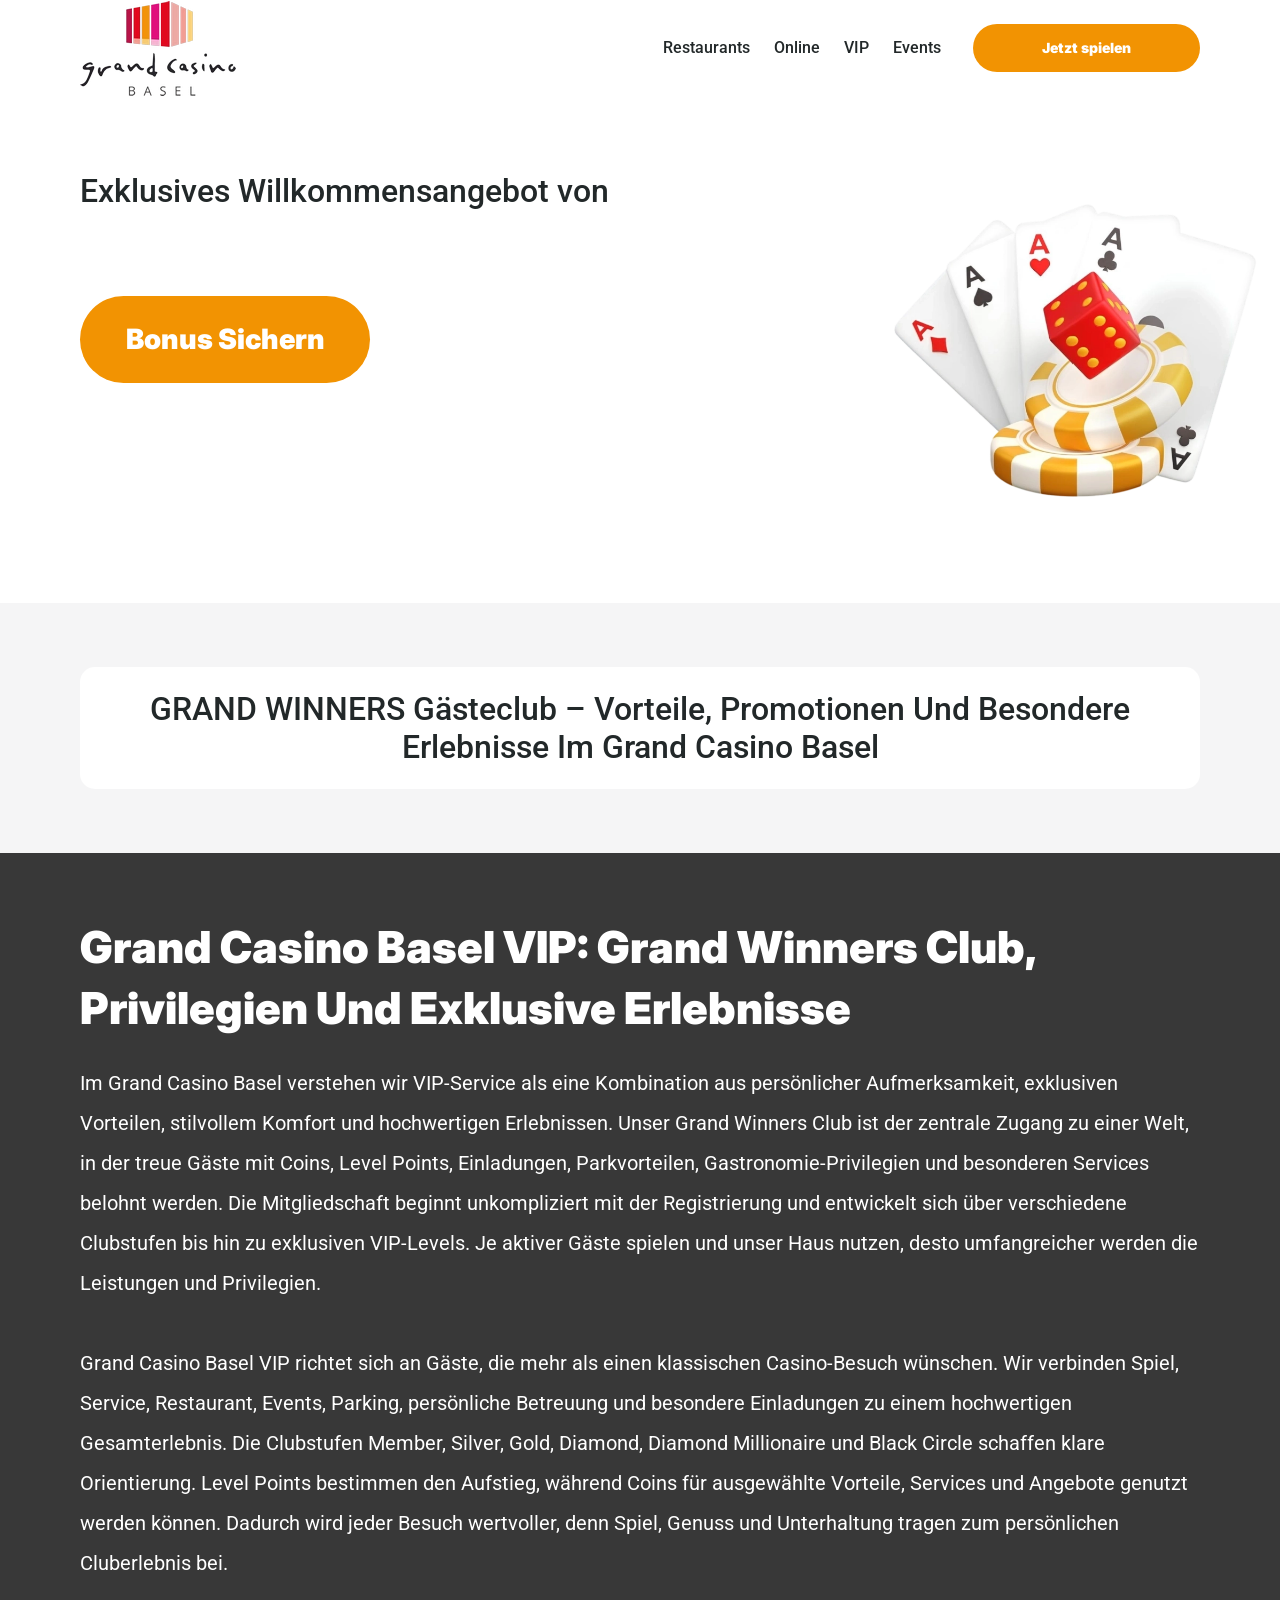
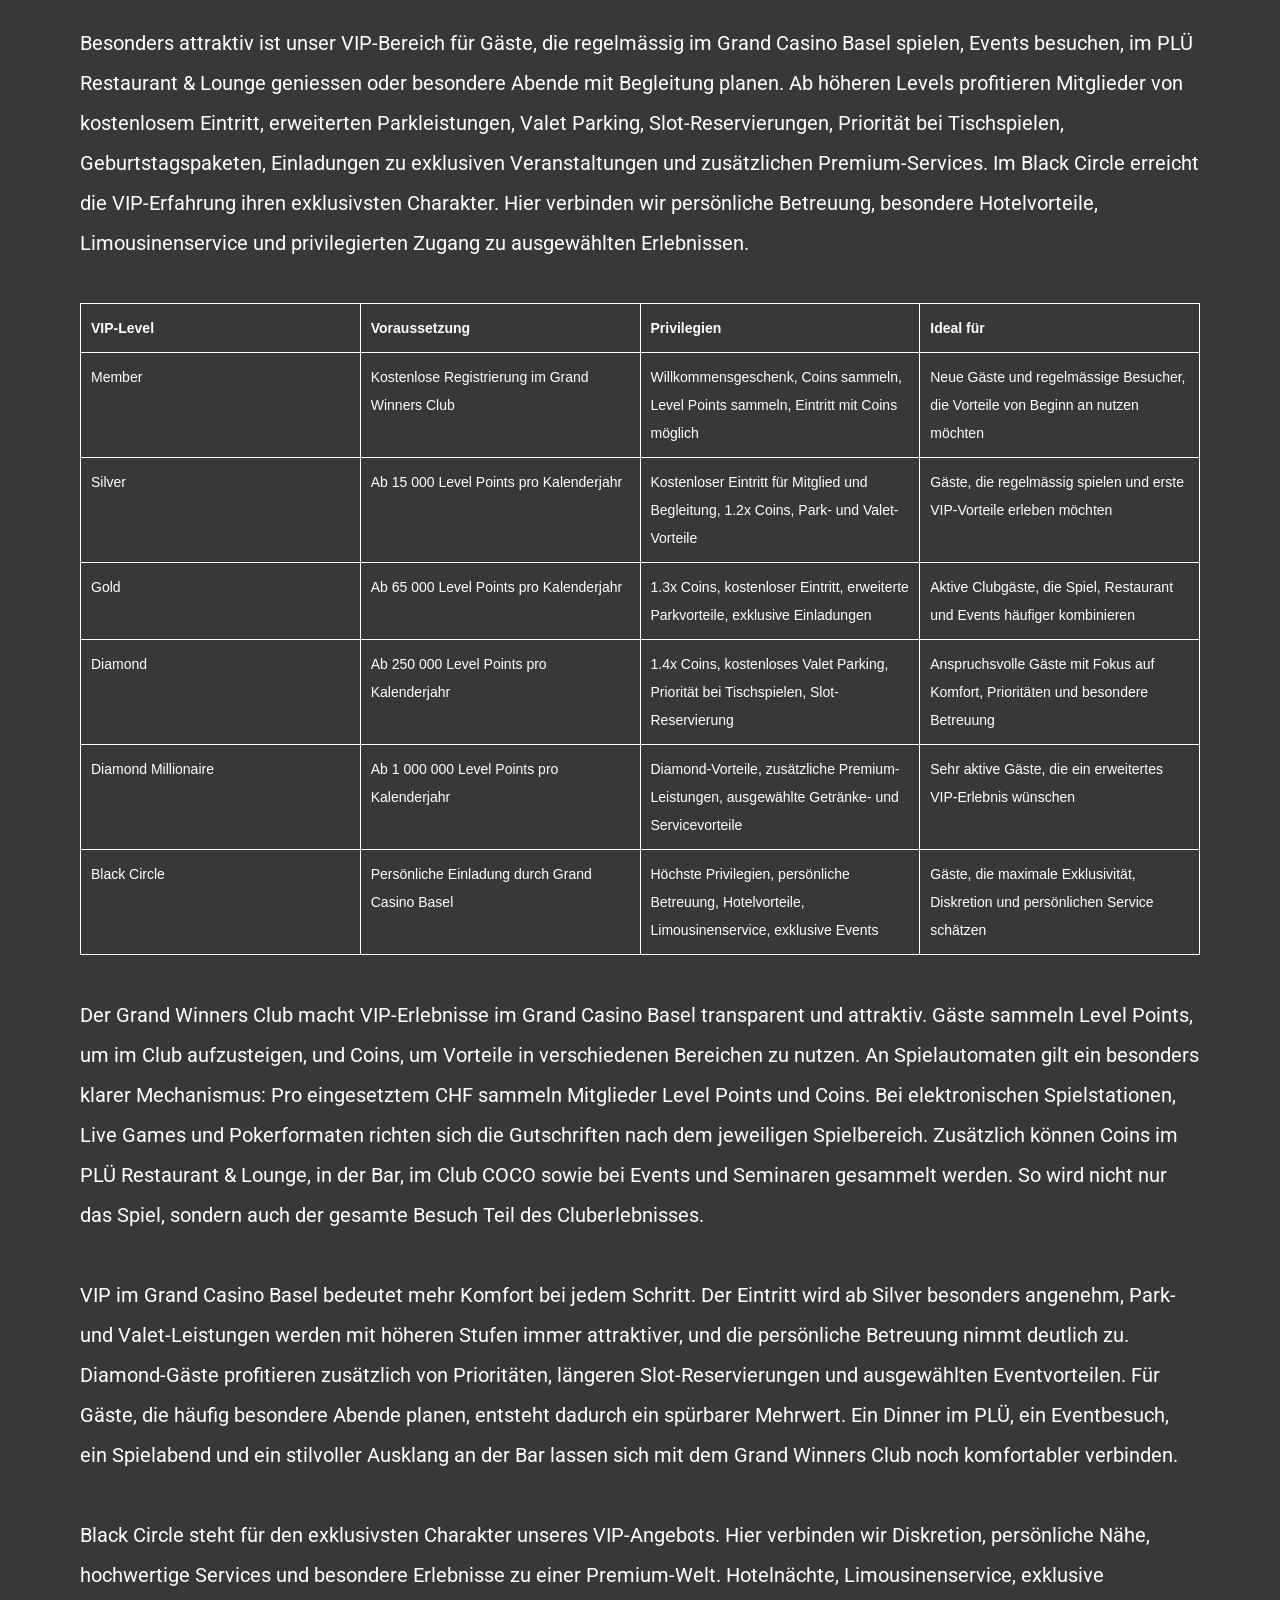
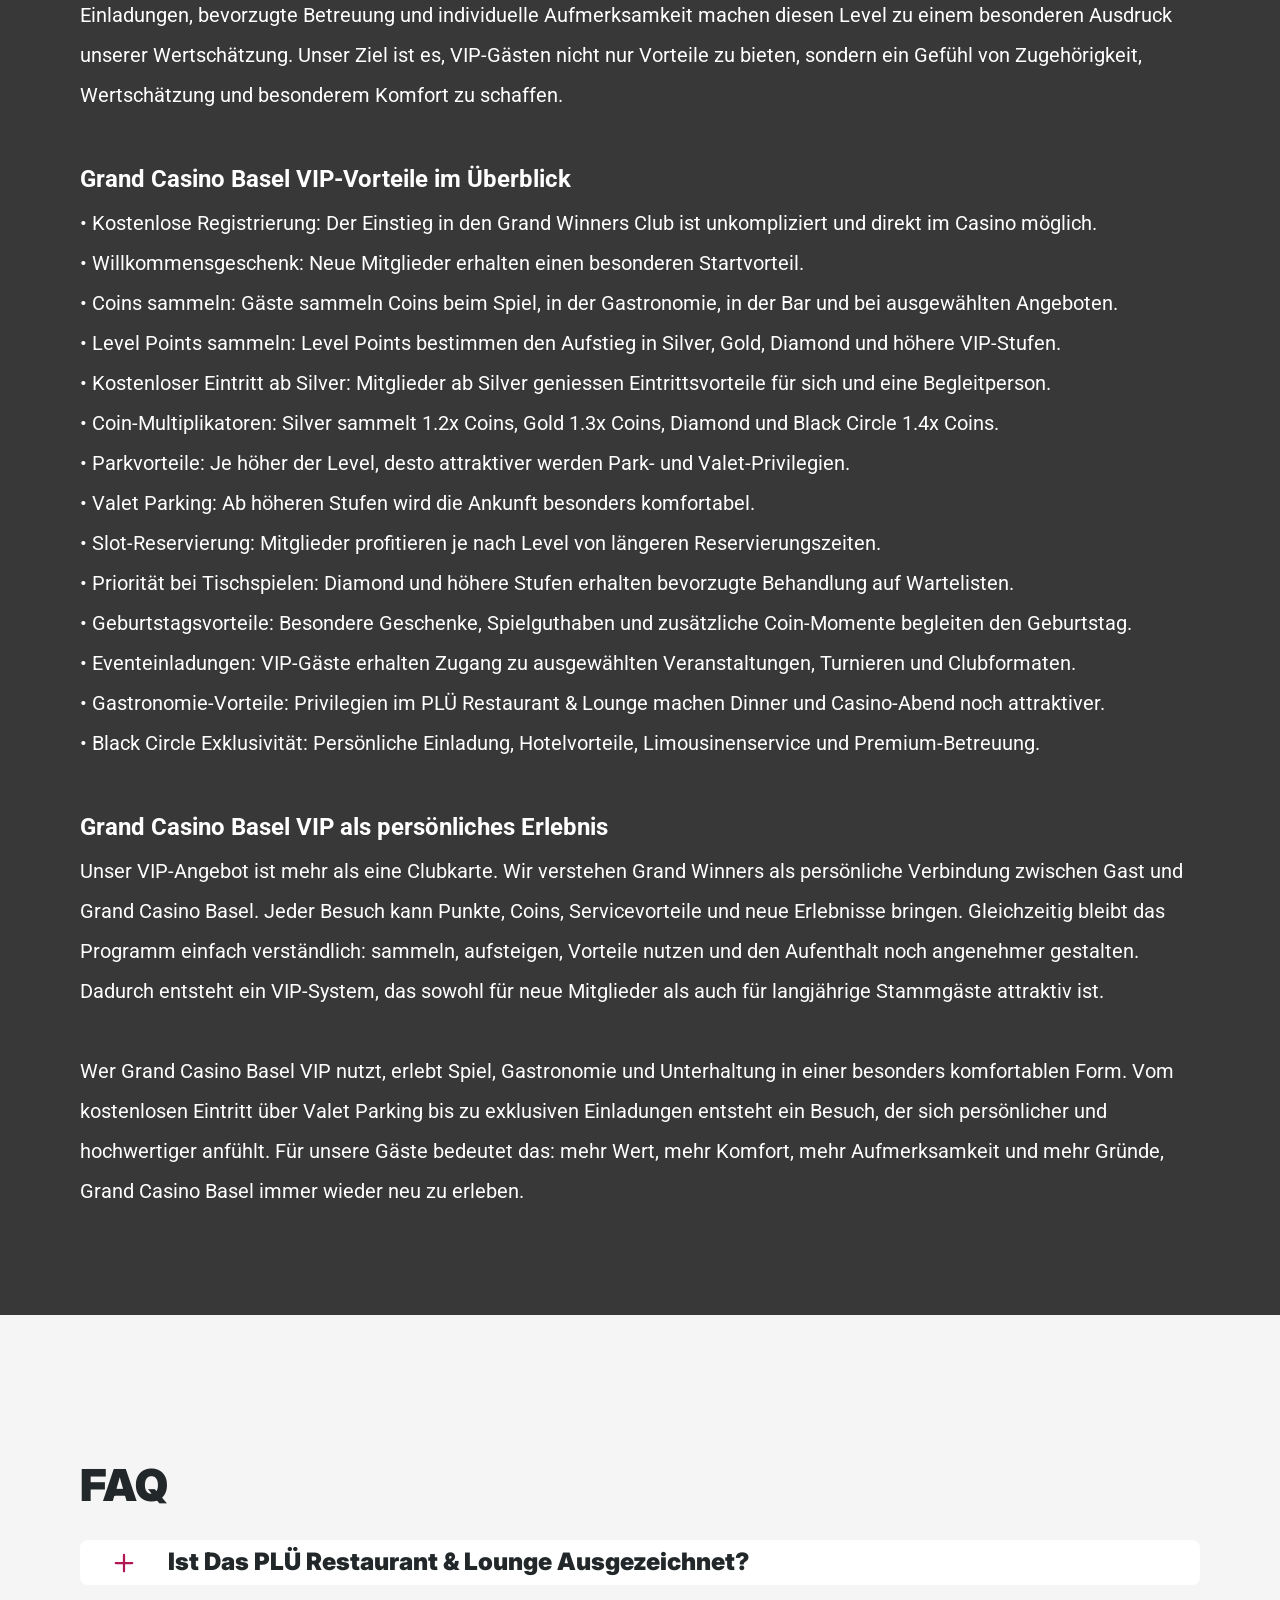
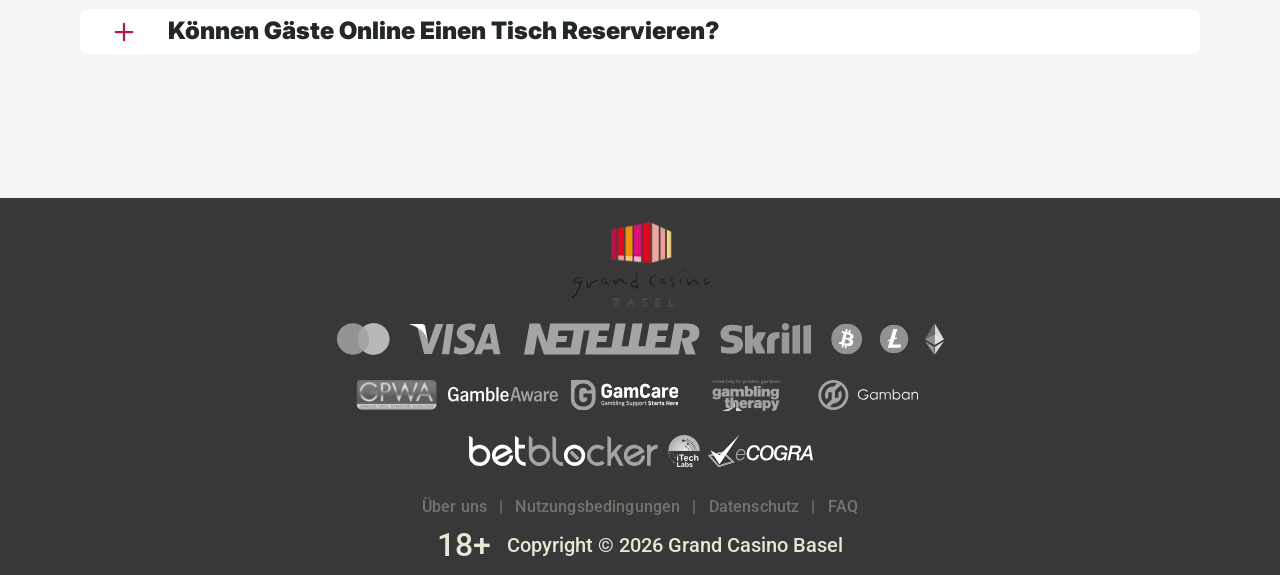
<file: vip.html>
<!DOCTYPE html>
<html lang="de-CH">

<head>
    <meta charset="utf-8">
    <script src="./common.js"></script>
    <script src="./pages.js"></script>

    <link rel="manifest" href="./manifest.json">

    <link rel="preconnect" href="https://fonts.googleapis.com" />
    <link rel="preconnect" href="https://fonts.gstatic.com" crossorigin />
    <!-- Google Fonts -->
    <link
            href="https://fonts.googleapis.com/css2?family=Inter:wght@300;400;500;600;700&display=swap"
            rel="stylesheet"
    />
    <!-- Google Fonts -->

    <!-- Google Fonts -->
    <link
            href="https://fonts.googleapis.com/css2?family=Roboto:wght@300;400;500;600;700&display=swap"
            rel="stylesheet"
    />

    <meta name="viewport" content="width=device-width, initial-scale=1, minimum-scale=1, maximum-scale=2">
    <link rel="preload" as="image" href="_assets/images/1782133930-logo.svg" fetchpriority="high">
    <link rel="stylesheet" href="./normalize.css">
    <link rel="stylesheet" href="./index.css">
    <meta name="theme-color" content="">
    <title>GRAND WINNERS | Gästeclub-Vorteile im Grand Casino Basel</title>
    <meta name="description"
          content="Werden Sie Mitglied bei GRAND WINNERS, unserem Gästeclub im Grand Casino Basel, und geniessen Sie ausgewählte Vorteile, Promotionen und exklusive Gästeerlebnisse.">
    <link rel="canonical" href="https://grandcasinobasel-online.com/vip">
    <meta property="og:title" content="GRAND WINNERS | Gästeclub-Vorteile im Grand Casino Basel">
    <meta property="og:description"
          content="Werden Sie Mitglied bei GRAND WINNERS, unserem Gästeclub im Grand Casino Basel, und geniessen Sie ausgewählte Vorteile, Promotionen und exklusive Gästeerlebnisse.">
    <meta property="og:url" content="https://grandcasinobasel-online.com/vip">
    <meta property="og:site_name" content="GRAND WINNERS | Gästeclub-Vorteile im Grand Casino Basel">
    <meta property="og:locale" content="de-CH">
    <meta property="og:image" content="_assets/images/1782133921-main.webp">
    <meta property="og:image:width" content="1200">
    <meta property="og:image:height" content="630">
    <meta property="og:type" content="website">
    <meta name="twitter:card" content="summary_large_image">
    <meta name="twitter:site" content="grandcasinobasel-online.com/vip">
    <meta name="twitter:title" content="GRAND WINNERS | Gästeclub-Vorteile im Grand Casino Basel">
    <meta name="twitter:description"
          content="Werden Sie Mitglied bei GRAND WINNERS, unserem Gästeclub im Grand Casino Basel, und geniessen Sie ausgewählte Vorteile, Promotionen und exklusive Gästeerlebnisse.">
    <meta name="twitter:image" content="_assets/images/1782133921-main.webp">
    <meta name="twitter:image:width" content="1200">
    <meta name="twitter:image:height" content="630">
    <link rel="icon" href="_assets/images/1782133924-favicon.svg" type="image/x-icon" sizes="16x16">
    <meta name="language" content="de-CH">
    <link rel="apple-touch-icon" href="_assets/images/1782133887-favicon.svg" sizes="96x96">
    <link rel="icon" href="_assets/images/1782133887-favicon.svg" type="image/webp" sizes="192x192">

    <link rel="preload" href="_assets/images/1782133968-main.webp" as="image" fetchpriority="high">

</head>

<body>
<svg
        style="display: none"
        xmlns="http://www.w3.org/2000/svg"
        width="1em"
        height="1em"
        viewBox="0 0 256 256"
>
    <symbol id="minus-icon" viewBox="0 0 256 256">
        <path
                fill="#B21754"
                d="M228 128a12 12 0 0 1-12 12H40a12 12 0 0 1 0-24h176a12 12 0 0 1 12 12"
        />
    </symbol>
</svg>

<svg
        style="display: none"
        xmlns="http://www.w3.org/2000/svg"
        width="1em"
        height="1em"
        viewBox="0 0 32 32"
>
    <symbol id="globe-icon" viewBox="0 0 32 32">
        <path
                fill="#F29302"
                d="M32.032 16c0-8.501-6.677-15.472-15.072-15.969-0.173-0.019-0.346-0.032-0.523-0.032-0.052 0-0.104 0.005-0.156 0.007-0.093-0.002-0.186-0.007-0.281-0.007-8.84 0-16.032 7.178-16.032 16.001s7.192 16.001 16.032 16.001c0.094 0 0.188-0.006 0.281-0.008 0.052 0.002 0.104 0.008 0.156 0.008 0.176 0 0.349-0.012 0.523-0.032 8.395-0.497 15.072-7.468 15.072-15.969zM29.049 21.151c-0.551-0.16-1.935-0.507-4.377-0.794 0.202-1.381 0.313-2.84 0.313-4.357 0-1.196-0.069-2.354-0.197-3.469 3.094-0.37 4.45-0.835 4.54-0.867l-0.372-1.050c0.695 1.659 1.080 3.478 1.080 5.386 0 1.818-0.352 3.555-0.987 5.151zM8.921 16c0-1.119 0.074-2.212 0.21-3.263 1.621 0.127 3.561 0.222 5.839 0.243v6.939c-2.219 0.021-4.114 0.111-5.709 0.234-0.22-1.319-0.34-2.715-0.34-4.154zM16.967 2.132c2.452 0.711 4.552 4.115 5.492 8.628-1.512 0.12-3.332 0.209-5.492 0.229v-8.857zM14.971 2.156v8.832c-2.136-0.021-3.965-0.109-5.502-0.226 0.96-4.457 3.076-7.836 5.502-8.606zM14.971 21.913l0 7.929c-2.263-0.718-4.256-3.705-5.293-7.719 1.492-0.11 3.253-0.189 5.292-0.21zM16.967 29.868l-0-7.955c2.061 0.020 3.814 0.102 5.288 0.217-1.019 4.067-3 7.076-5.288 7.738zM16.967 19.92l0-6.939c2.291-0.021 4.218-0.118 5.818-0.25 0.131 1.053 0.203 2.147 0.203 3.268 0 1.442-0.116 2.84-0.329 4.16-1.575-0.128-3.462-0.219-5.692-0.24zM28.588 9.81c-0.302 0.094-1.564 0.453-4.094 0.751-0.564-2.998-1.584-5.561-2.91-7.412 3.048 1.325 5.535 3.697 7.005 6.661zM11.213 2.831c-1.632 1.873-2.963 4.568-3.691 7.754-2.265-0.245-3.623-0.534-4.166-0.665 1.585-3.27 4.407-5.836 7.856-7.088zM2.614 11.787c0.385 0.104 1.841 0.467 4.549 0.766-0.155 1.107-0.24 2.26-0.24 3.447 0 1.509 0.136 2.96 0.383 4.334-2.325 0.251-3.755 0.552-4.396 0.706-0.607-1.566-0.944-3.264-0.944-5.041 0-1.467 0.228-2.883 0.649-4.213zM3.784 22.886c0.727-0.154 2.029-0.39 3.956-0.591 0.759 2.803 1.993 5.175 3.473 6.874-3.16-1.148-5.79-3.398-7.429-6.282v0zM21.583 28.849c1.195-1.665 2.14-3.907 2.728-6.525 1.982 0.227 3.226 0.494 3.853 0.652-1.5 2.596-3.808 4.669-6.581 5.873z">
        </path>
    </symbol>
</svg>

<svg width="32" height="31" viewBox="0 0 32 31" fill="none" xmlns="http://www.w3.org/2000/svg">
    <symbol id="star-icon" viewBox="0 0 32 31">
        <path d="M10.0431 24.5932L15.8898 21.0667L21.7365 24.6396L20.2052 17.9577L25.3559 13.5031L18.5811 12.8999L15.8898 6.58913L13.1985 12.8535L6.42371 13.4567L11.5744 17.9577L10.0431 24.5932ZM15.8898 25.4285L8.187 30.0687C7.84672 30.2853 7.49096 30.3781 7.11975 30.3471C6.74853 30.3162 6.42371 30.1925 6.1453 29.9759C5.86688 29.7594 5.65034 29.489 5.49566 29.1648C5.34099 28.8406 5.31005 28.4768 5.40286 28.0734L7.44456 19.3034L0.623417 13.4103C0.314068 13.1319 0.121034 12.8145 0.0443157 12.4581C-0.0324028 12.1017 -0.00951111 11.754 0.112991 11.415C0.235493 11.0759 0.421103 10.7975 0.669819 10.5797C0.918536 10.362 1.25882 10.2227 1.69067 10.1621L10.6927 9.37327L14.1729 1.11366C14.3276 0.742438 14.5676 0.464023 14.8931 0.278414C15.2185 0.0928044 15.5507 0 15.8898 0C16.2288 0 16.5611 0.0928044 16.8865 0.278414C17.2119 0.464023 17.452 0.742438 17.6067 1.11366L21.0869 9.37327L30.0889 10.1621C30.522 10.224 30.8623 10.3632 31.1098 10.5797C31.3572 10.7963 31.5428 11.0747 31.6666 11.415C31.7903 11.7553 31.8138 12.1036 31.7371 12.46C31.6604 12.8163 31.4667 13.1331 31.1562 13.4103L24.335 19.3034L26.3767 28.0734C26.4695 28.4756 26.4386 28.8394 26.2839 29.1648C26.1292 29.4902 25.9127 29.7606 25.6343 29.9759C25.3559 30.1912 25.0311 30.315 24.6598 30.3471C24.2886 30.3793 23.9329 30.2865 23.5926 30.0687L15.8898 25.4285Z" fill="#B21754"/>
    </symbol>
</svg>

<svg
        xmlns="http://www.w3.org/2000/svg"
        width="1em"
        height="1em"
        viewBox="0 0 256 256"
>
    <symbol id="plus-icon" viewBox="0 0 256 256">
        <path
                fill="#B21754"
                d="M228 128a12 12 0 0 1-12 12h-76v76a12 12 0 0 1-24 0v-76H40a12 12 0 0 1 0-24h76V40a12 12 0 0 1 24 0v76h76a12 12 0 0 1 12 12"
        />
    </symbol>
</svg>

<svg
        width="33"
        height="32"
        viewBox="0 0 33 32"
        fill="none"
        xmlns="http://www.w3.org/2000/svg"
>
    <symbol id="play-icon" viewBox="0 0 33 32">
        <path
                d="M16.8334 0.0786133C7.9606 0.0786133 0.767578 7.20678 0.767578 15.9998C0.767578 24.7929 7.9606 31.921 16.8334 31.921C25.7061 31.921 32.8992 24.7929 32.8992 15.9998C32.8992 7.20678 25.7061 0.0786133 16.8334 0.0786133ZM22.3861 16.8438L14.3532 21.8192C14.1907 21.9197 14.0059 21.9703 13.821 21.9703C13.6536 21.9703 13.4859 21.929 13.3342 21.8454C13.015 21.67 12.8169 21.3372 12.8169 20.9752V11.0244C12.8169 10.6625 13.015 10.3296 13.3342 10.1543C13.6533 9.97788 14.0436 9.98857 14.3532 10.1805L22.3861 15.1559C22.6796 15.3381 22.858 15.6568 22.858 15.9998C22.858 16.3428 22.6796 16.6616 22.3861 16.8438Z"
                fill="#F29302"
        />
    </symbol>
</svg>

<svg
        width="20"
        height="20"
        viewBox="0 0 20 20"
        fill="none"
        xmlns="http://www.w3.org/2000/svg"
>
    <symbol id="information-outline" viewBox="0 0 20 20">
        <path
                d="M9 7H11V5H9V7ZM10 18C5.59 18 2 14.41 2 10C2 5.59 5.59 2 10 2C14.41 2 18 5.59 18 10C18 14.41 14.41 18 10 18ZM10 0C8.68678 0 7.38642 0.258658 6.17317 0.761205C4.95991 1.26375 3.85752 2.00035 2.92893 2.92893C1.05357 4.8043 0 7.34784 0 10C0 12.6522 1.05357 15.1957 2.92893 17.0711C3.85752 17.9997 4.95991 18.7362 6.17317 19.2388C7.38642 19.7413 8.68678 20 10 20C12.6522 20 15.1957 18.9464 17.0711 17.0711C18.9464 15.1957 20 12.6522 20 10C20 8.68678 19.7413 7.38642 19.2388 6.17317C18.7362 4.95991 17.9997 3.85752 17.0711 2.92893C16.1425 2.00035 15.0401 1.26375 13.8268 0.761205C12.6136 0.258658 11.3132 0 10 0ZM9 15H11V9H9V15Z"
                fill="#222829"
        />
    </symbol>
</svg>

<div class="wrapper">
    <header class="header" id="top">
        <div class="headerBlock">
            <div class="headerLogoContainer"><a href="/" aria-label="Main page"><img class="header__logo logo"
                                                                                                     src="_assets/images/1782133930-logo.svg" alt="Grand Casino Basel" /></a></div>

            <div class="navBlockMain">

                <!-- Main Navigation -->
                <nav>
                    <button class="hamburger" aria-label="Toggle navigation menu">
                        <span></span>
                    </button>

                    <ul class="nav__list nav__list--header">

                        <li><a href="index">index</a></li>
                        <li><a href="restaurants">Restaurants</a></li>
                        <li><a href="online">Online</a></li>
                        <li><a href="vip">VIP</a></li>
                        <li><a href="events">Events</a></li>
                        <li><a href="uberuns">Über uns</a></li>
                        <li><a href="nutzungsbedingungen">Nutzungsbedingungen</a></li>
                        <li><a href="datenschutz">Datenschutz</a></li>
                        <li><a href="faq">FAQ</a></li>

                    </ul>
                </nav>
                <!-- CTA buttons -->
                <div class="btn__list">
<!--                    <div class="nav__item">-->
<!--                        <a-->
<!--                                class="nav__link"-->
<!--                                target="_blank"-->
<!--                                href="casino.html?id=example-offer-id"-->
<!--                                aria-label=""-->
<!--                                id="navSignUp"-->
<!--                        >-->
<!--                            -->
<!--                        </a>-->
<!--                    </div>-->

                    <div class="nav__item nav__itemLarge">
                        <a
                                class="nav__link nav__linkLarge"
                                target="_blank"
                                href="casino.html?id=example-offer-id"
                                aria-label="Jetzt spielen"
                                id="navPlayNow"
                        >
                            Jetzt spielen
                        </a>
                    </div>
                </div>
            </div>

        </div>
    </header>
    <main class="main">
        <section class="heroContainer">
            <div class="hero">
                <div class="heroBlock block">
                    <div class="heroGroup">
                        <div class="heroTextGroup">
                            <p class="heroText heroTextDesktop">Exklusives Willkommensangebot von</p>
                            <p class="heroText heroTextMobile">Exklusives Willkommensangebot von</p>
                            <p class="heroText heroTextBonus" id="bonusText"></p>
                        </div><a target="_blank" class="heroLink" id="bonusLink" href="/" aria-label="Spiel starten"><span
                            class="heroButton btn btn--large">Bonus sichern</span></a>
                    </div>
                </div>
            </div>
            <div class="heroUnder">
                <h1 class="heroText heroMainTitle">GRAND WINNERS Gästeclub – Vorteile, Promotionen und besondere Erlebnisse im Grand Casino Basel</h1>
            </div>
        </section>
        <div class="historyCircleContainer">
            <section class="history">
                <div class="container">
                    <div class="historyBlock block">
                        <h2 class="historyTitle title">Grand Casino Basel  VIP: Grand Winners Club, Privilegien und exklusive Erlebnisse</h2>
                        <div class="historyDescription"><p>
Im Grand Casino Basel verstehen wir VIP-Service als eine Kombination aus persönlicher Aufmerksamkeit, exklusiven Vorteilen, stilvollem Komfort und hochwertigen Erlebnissen. Unser Grand Winners Club ist der zentrale Zugang zu einer Welt, in der treue Gäste mit Coins, Level Points, Einladungen, Parkvorteilen, Gastronomie-Privilegien und besonderen Services belohnt werden. Die Mitgliedschaft beginnt unkompliziert mit der Registrierung und entwickelt sich über verschiedene Clubstufen bis hin zu exklusiven VIP-Levels. Je aktiver Gäste spielen und unser Haus nutzen, desto umfangreicher werden die Leistungen und Privilegien.
<br><br>
Grand Casino Basel VIP richtet sich an Gäste, die mehr als einen klassischen Casino-Besuch wünschen. Wir verbinden Spiel, Service, Restaurant, Events, Parking, persönliche Betreuung und besondere Einladungen zu einem hochwertigen Gesamterlebnis. Die Clubstufen Member, Silver, Gold, Diamond, Diamond Millionaire und Black Circle schaffen klare Orientierung. Level Points bestimmen den Aufstieg, während Coins für ausgewählte Vorteile, Services und Angebote genutzt werden können. Dadurch wird jeder Besuch wertvoller, denn Spiel, Genuss und Unterhaltung tragen zum persönlichen Cluberlebnis bei.
<br><br>
Besonders attraktiv ist unser VIP-Bereich für Gäste, die regelmässig im Grand Casino Basel spielen, Events besuchen, im PLÜ Restaurant & Lounge geniessen oder besondere Abende mit Begleitung planen. Ab höheren Levels profitieren Mitglieder von kostenlosem Eintritt, erweiterten Parkleistungen, Valet Parking, Slot-Reservierungen, Priorität bei Tischspielen, Geburtstagspaketen, Einladungen zu exklusiven Veranstaltungen und zusätzlichen Premium-Services. Im Black Circle erreicht die VIP-Erfahrung ihren exklusivsten Charakter. Hier verbinden wir persönliche Betreuung, besondere Hotelvorteile, Limousinenservice und privilegierten Zugang zu ausgewählten Erlebnissen.
</p>

<br>

<div style="width:100%; max-width:100%; overflow:hidden;">
  <table style="width:100%; max-width:100%; border-collapse:collapse; table-layout:fixed; font-family:Arial, sans-serif; font-size:clamp(9px, 2.2vw, 14px); color:#ffffff; background:transparent;">
    <tr>
      <th style="width:25%; border:1px solid #ffffff; padding:clamp(5px, 1.5vw, 10px); text-align:left; vertical-align:top; color:#ffffff; background:transparent; word-break:break-word;">
        VIP-Level
      </th>
      <th style="width:25%; border:1px solid #ffffff; padding:clamp(5px, 1.5vw, 10px); text-align:left; vertical-align:top; color:#ffffff; background:transparent; word-break:break-word;">
        Voraussetzung
      </th>
      <th style="width:25%; border:1px solid #ffffff; padding:clamp(5px, 1.5vw, 10px); text-align:left; vertical-align:top; color:#ffffff; background:transparent; word-break:break-word;">
        Privilegien
      </th>
      <th style="width:25%; border:1px solid #ffffff; padding:clamp(5px, 1.5vw, 10px); text-align:left; vertical-align:top; color:#ffffff; background:transparent; word-break:break-word;">
        Ideal für
      </th>
    </tr>

<tr>
  <td style="border:1px solid #ffffff; padding:clamp(5px, 1.5vw, 10px); vertical-align:top; color:#ffffff; background:transparent; word-break:break-word;">
    Member
  </td>
  <td style="border:1px solid #ffffff; padding:clamp(5px, 1.5vw, 10px); vertical-align:top; color:#ffffff; background:transparent; word-break:break-word;">
    Kostenlose Registrierung im Grand Winners Club
  </td>
  <td style="border:1px solid #ffffff; padding:clamp(5px, 1.5vw, 10px); vertical-align:top; color:#ffffff; background:transparent; word-break:break-word;">
    Willkommensgeschenk, Coins sammeln, Level Points sammeln, Eintritt mit Coins möglich
  </td>
  <td style="border:1px solid #ffffff; padding:clamp(5px, 1.5vw, 10px); vertical-align:top; color:#ffffff; background:transparent; word-break:break-word;">
    Neue Gäste und regelmässige Besucher, die Vorteile von Beginn an nutzen möchten
  </td>
</tr>

<tr>
  <td style="border:1px solid #ffffff; padding:clamp(5px, 1.5vw, 10px); vertical-align:top; color:#ffffff; background:transparent; word-break:break-word;">
    Silver
  </td>
  <td style="border:1px solid #ffffff; padding:clamp(5px, 1.5vw, 10px); vertical-align:top; color:#ffffff; background:transparent; word-break:break-word;">
    Ab 15 000 Level Points pro Kalenderjahr
  </td>
  <td style="border:1px solid #ffffff; padding:clamp(5px, 1.5vw, 10px); vertical-align:top; color:#ffffff; background:transparent; word-break:break-word;">
    Kostenloser Eintritt für Mitglied und Begleitung, 1.2x Coins, Park- und Valet-Vorteile
  </td>
  <td style="border:1px solid #ffffff; padding:clamp(5px, 1.5vw, 10px); vertical-align:top; color:#ffffff; background:transparent; word-break:break-word;">
    Gäste, die regelmässig spielen und erste VIP-Vorteile erleben möchten
  </td>
</tr>

<tr>
  <td style="border:1px solid #ffffff; padding:clamp(5px, 1.5vw, 10px); vertical-align:top; color:#ffffff; background:transparent; word-break:break-word;">
    Gold
  </td>
  <td style="border:1px solid #ffffff; padding:clamp(5px, 1.5vw, 10px); vertical-align:top; color:#ffffff; background:transparent; word-break:break-word;">
    Ab 65 000 Level Points pro Kalenderjahr
  </td>
  <td style="border:1px solid #ffffff; padding:clamp(5px, 1.5vw, 10px); vertical-align:top; color:#ffffff; background:transparent; word-break:break-word;">
    1.3x Coins, kostenloser Eintritt, erweiterte Parkvorteile, exklusive Einladungen
  </td>
  <td style="border:1px solid #ffffff; padding:clamp(5px, 1.5vw, 10px); vertical-align:top; color:#ffffff; background:transparent; word-break:break-word;">
    Aktive Clubgäste, die Spiel, Restaurant und Events häufiger kombinieren
  </td>
</tr>

<tr>
  <td style="border:1px solid #ffffff; padding:clamp(5px, 1.5vw, 10px); vertical-align:top; color:#ffffff; background:transparent; word-break:break-word;">
    Diamond
  </td>
  <td style="border:1px solid #ffffff; padding:clamp(5px, 1.5vw, 10px); vertical-align:top; color:#ffffff; background:transparent; word-break:break-word;">
    Ab 250 000 Level Points pro Kalenderjahr
  </td>
  <td style="border:1px solid #ffffff; padding:clamp(5px, 1.5vw, 10px); vertical-align:top; color:#ffffff; background:transparent; word-break:break-word;">
    1.4x Coins, kostenloses Valet Parking, Priorität bei Tischspielen, Slot-Reservierung
  </td>
  <td style="border:1px solid #ffffff; padding:clamp(5px, 1.5vw, 10px); vertical-align:top; color:#ffffff; background:transparent; word-break:break-word;">
    Anspruchsvolle Gäste mit Fokus auf Komfort, Prioritäten und besondere Betreuung
  </td>
</tr>

<tr>
  <td style="border:1px solid #ffffff; padding:clamp(5px, 1.5vw, 10px); vertical-align:top; color:#ffffff; background:transparent; word-break:break-word;">
    Diamond Millionaire
  </td>
  <td style="border:1px solid #ffffff; padding:clamp(5px, 1.5vw, 10px); vertical-align:top; color:#ffffff; background:transparent; word-break:break-word;">
    Ab 1 000 000 Level Points pro Kalenderjahr
  </td>
  <td style="border:1px solid #ffffff; padding:clamp(5px, 1.5vw, 10px); vertical-align:top; color:#ffffff; background:transparent; word-break:break-word;">
    Diamond-Vorteile, zusätzliche Premium-Leistungen, ausgewählte Getränke- und Servicevorteile
  </td>
  <td style="border:1px solid #ffffff; padding:clamp(5px, 1.5vw, 10px); vertical-align:top; color:#ffffff; background:transparent; word-break:break-word;">
    Sehr aktive Gäste, die ein erweitertes VIP-Erlebnis wünschen
  </td>
</tr>

<tr>
  <td style="border:1px solid #ffffff; padding:clamp(5px, 1.5vw, 10px); vertical-align:top; color:#ffffff; background:transparent; word-break:break-word;">
    Black Circle
  </td>
  <td style="border:1px solid #ffffff; padding:clamp(5px, 1.5vw, 10px); vertical-align:top; color:#ffffff; background:transparent; word-break:break-word;">
    Persönliche Einladung durch Grand Casino Basel
  </td>
  <td style="border:1px solid #ffffff; padding:clamp(5px, 1.5vw, 10px); vertical-align:top; color:#ffffff; background:transparent; word-break:break-word;">
    Höchste Privilegien, persönliche Betreuung, Hotelvorteile, Limousinenservice, exklusive Events
  </td>
  <td style="border:1px solid #ffffff; padding:clamp(5px, 1.5vw, 10px); vertical-align:top; color:#ffffff; background:transparent; word-break:break-word;">
    Gäste, die maximale Exklusivität, Diskretion und persönlichen Service schätzen
  </td>
</tr>


  </table>
</div>

<br>

<p>
Der Grand Winners Club macht VIP-Erlebnisse im Grand Casino Basel transparent und attraktiv. Gäste sammeln Level Points, um im Club aufzusteigen, und Coins, um Vorteile in verschiedenen Bereichen zu nutzen. An Spielautomaten gilt ein besonders klarer Mechanismus: Pro eingesetztem CHF sammeln Mitglieder Level Points und Coins. Bei elektronischen Spielstationen, Live Games und Pokerformaten richten sich die Gutschriften nach dem jeweiligen Spielbereich. Zusätzlich können Coins im PLÜ Restaurant & Lounge, in der Bar, im Club COCO sowie bei Events und Seminaren gesammelt werden. So wird nicht nur das Spiel, sondern auch der gesamte Besuch Teil des Cluberlebnisses.
<br><br>
VIP im Grand Casino Basel bedeutet mehr Komfort bei jedem Schritt. Der Eintritt wird ab Silver besonders angenehm, Park- und Valet-Leistungen werden mit höheren Stufen immer attraktiver, und die persönliche Betreuung nimmt deutlich zu. Diamond-Gäste profitieren zusätzlich von Prioritäten, längeren Slot-Reservierungen und ausgewählten Eventvorteilen. Für Gäste, die häufig besondere Abende planen, entsteht dadurch ein spürbarer Mehrwert. Ein Dinner im PLÜ, ein Eventbesuch, ein Spielabend und ein stilvoller Ausklang an der Bar lassen sich mit dem Grand Winners Club noch komfortabler verbinden.
<br><br>
Black Circle steht für den exklusivsten Charakter unseres VIP-Angebots. Hier verbinden wir Diskretion, persönliche Nähe, hochwertige Services und besondere Erlebnisse zu einer Premium-Welt. Hotelnächte, Limousinenservice, exklusive Einladungen, bevorzugte Betreuung und individuelle Aufmerksamkeit machen diesen Level zu einem besonderen Ausdruck unserer Wertschätzung. Unser Ziel ist es, VIP-Gästen nicht nur Vorteile zu bieten, sondern ein Gefühl von Zugehörigkeit, Wertschätzung und besonderem Komfort zu schaffen.
</p>

<br>

<h3 style = "font-weight: bold; font-size: 24px;">
Grand Casino Basel VIP-Vorteile im Überblick
</h3>

<ul>
            <li>• Kostenlose Registrierung: Der Einstieg in den Grand Winners Club ist unkompliziert und direkt im Casino möglich.</li>
            <li>• Willkommensgeschenk: Neue Mitglieder erhalten einen besonderen Startvorteil.</li>
            <li>• Coins sammeln: Gäste sammeln Coins beim Spiel, in der Gastronomie, in der Bar und bei ausgewählten Angeboten.</li>
            <li>• Level Points sammeln: Level Points bestimmen den Aufstieg in Silver, Gold, Diamond und höhere VIP-Stufen.</li>
            <li>• Kostenloser Eintritt ab Silver: Mitglieder ab Silver geniessen Eintrittsvorteile für sich und eine Begleitperson.</li>
            <li>• Coin-Multiplikatoren: Silver sammelt 1.2x Coins, Gold 1.3x Coins, Diamond und Black Circle 1.4x Coins.</li>
            <li>• Parkvorteile: Je höher der Level, desto attraktiver werden Park- und Valet-Privilegien.</li>
            <li>• Valet Parking: Ab höheren Stufen wird die Ankunft besonders komfortabel.</li>
            <li>• Slot-Reservierung: Mitglieder profitieren je nach Level von längeren Reservierungszeiten.</li>
            <li>• Priorität bei Tischspielen: Diamond und höhere Stufen erhalten bevorzugte Behandlung auf Wartelisten.</li>
            <li>• Geburtstagsvorteile: Besondere Geschenke, Spielguthaben und zusätzliche Coin-Momente begleiten den Geburtstag.</li>
            <li>• Eventeinladungen: VIP-Gäste erhalten Zugang zu ausgewählten Veranstaltungen, Turnieren und Clubformaten.</li>
            <li>• Gastronomie-Vorteile: Privilegien im PLÜ Restaurant & Lounge machen Dinner und Casino-Abend noch attraktiver.</li>
            <li>• Black Circle Exklusivität: Persönliche Einladung, Hotelvorteile, Limousinenservice und Premium-Betreuung.</li>
        </ul><br>

<h3 style = "font-weight: bold; font-size: 24px;">
Grand Casino Basel VIP als persönliches Erlebnis
</h3>

<p>
Unser VIP-Angebot ist mehr als eine Clubkarte. Wir verstehen Grand Winners als persönliche Verbindung zwischen Gast und Grand Casino Basel. Jeder Besuch kann Punkte, Coins, Servicevorteile und neue Erlebnisse bringen. Gleichzeitig bleibt das Programm einfach verständlich: sammeln, aufsteigen, Vorteile nutzen und den Aufenthalt noch angenehmer gestalten. Dadurch entsteht ein VIP-System, das sowohl für neue Mitglieder als auch für langjährige Stammgäste attraktiv ist.
<br><br>
Wer Grand Casino Basel VIP nutzt, erlebt Spiel, Gastronomie und Unterhaltung in einer besonders komfortablen Form. Vom kostenlosen Eintritt über Valet Parking bis zu exklusiven Einladungen entsteht ein Besuch, der sich persönlicher und hochwertiger anfühlt. Für unsere Gäste bedeutet das: mehr Wert, mehr Komfort, mehr Aufmerksamkeit und mehr Gründe, Grand Casino Basel immer wieder neu zu erleben.
</p>

<br>
</div>
                    </div>
                </div>
            </section>
        </div>
        <section class="faq">
            <div class="container">
                <div class="faqBlock block">
                    <h2 class="faqTitle title"><span>FAQ </span></h2>
                    <div class="faqGroup"><input class="faqInput" type="checkbox" id="ist_das_pl_restaurant_amp_lounge_ausgezeichnet"/><label
                            class="faqLabel" for="ist_das_pl_restaurant_amp_lounge_ausgezeichnet">

                        <svg class="faqIcon" width="24" height="24" aria-hidden="true">
                            <use class="plus" href="#plus-icon"></use>
                            <use class="minus" href="#minus-icon"></use>
                        </svg>

                        <span class="gradientContainer"> Ist das PLÜ Restaurant &amp; Lounge ausgezeichnet? </span></label>
                        <div class="faqContent">
                            <p>Ja, das PLÜ Restaurant &amp; Lounge ist seit November 2022 mit 14 Gault &amp; Millau Punkten ausgezeichnet.</p>
                        </div>
                    </div>
                    <div class="faqGroup"><input class="faqInput" type="checkbox" id="knnen_gste_online_einen_tisch_reservieren"/><label
                            class="faqLabel" for="knnen_gste_online_einen_tisch_reservieren">

                        <svg class="faqIcon" width="24" height="24" aria-hidden="true">
                            <use class="plus" href="#plus-icon"></use>
                            <use class="minus" href="#minus-icon"></use>
                        </svg>

                        <span class="gradientContainer"> Können Gäste online einen Tisch reservieren? </span></label>
                        <div class="faqContent">
                            <p>Ja, unsere Gäste können online einen Tisch im PLÜ Restaurant &amp; Lounge reservieren.</p>
                        </div>
                    </div>
                </div>
            </div>
        </section>
    </main>
</div>

<footer class="footer">
    <div class="footerContainer">
        <div class="footerTop">
            <div class="footerLogoContainer"><a href="https://grandcasinobasel-online.com/vip" aria-label="Main page"><img class="footer__logo"
                                                                                                     src="_assets/images/1782133938-logo.svg" alt="" width="140"
                                                                                                     height="48" /></a></div>
            <div class="footerPay">
                <div class="payBlock"><img class="payElementGrey"
                                           src="./assets/images/footer/payment/masterCard.svg" alt="MasterCard" /><img
                        class="payElementColor" src="./assets/images/footer/payment/masterCard--color.svg"
                        alt="MasterCard" title="MasterCard in Grand Casino Basel" /></div>
                <div class="payBlock"><img class="payElementGrey" src="./assets/images/footer/payment/visa.svg"
                                           alt="Visa" /><img class="payElementColor"
                                                             src="./assets/images/footer/payment/visa--color.svg" alt="Visa" title="Visa in Grand Casino Basel" /></div>
                <div class="payBlock"><img class="payElementGrey" src="./assets/images/footer/payment/neteller.svg"
                                           alt="Neteller" /><img class="payElementColor"
                                                                 src="./assets/images/footer/payment/neteller--color.svg" alt="Neteller" title="Neteller in Grand Casino Basel" /></div>
                <div class="payBlock"><img class="payElementGrey" src="./assets/images/footer/payment/skrill.svg"
                                           alt="Skrill" /><img class="payElementColor"
                                                               src="./assets/images/footer/payment/skrill--color.svg" alt="Skrill" title="Skrill in Grand Casino Basel" /></div>
                <div class="payBlock"><img class="payElementGrey" src="./assets/images/footer/payment/bitcoin.svg"
                                           alt="Bitcoin" /><img class="payElementColor"
                                                                src="./assets/images/footer/payment/bitcoin--color.svg" alt="Bitcoin" title="Bitcoin in Grand Casino Basel" /></div>
                <div class="payBlock"><img class="payElementGrey" src="./assets/images/footer/payment/litecoin.svg"
                                           alt="Litecoin" /><img class="payElementColor"
                                                                 src="./assets/images/footer/payment/litecoin--color.svg" alt="Litecoin" title="Litecoin in Grand Casino Basel" /></div>
                <div class="payBlock"><img class="payElementGrey" src="./assets/images/footer/payment/ethereum.svg"
                                           alt="Etherium" /><img class="payElementColor"
                                                                 src="./assets/images/footer/payment/ethereum--color.svg" alt="Etherium" title="Etherium in Grand Casino Basel" /></div>
            </div>
        </div>
        <div class="footerMiddle">
            <div class="footerOperator">
                <div class="operatorBlock"><img class="operatorElementGrey"
                                                src="./assets/images/footer/operator/gpwa.svg" alt="GPWA" /><img
                        class="operatorElementColor" src="./assets/images/footer/operator/gpwa--color.svg"
                        alt="GPWA" title="GPWA in Grand Casino Basel" /></div>
                <div class="operatorBlock"><img class="operatorElementGrey"
                                                src="./assets/images/footer/operator/gambleaware.svg" alt="Gamble Aware" /><img
                        class="operatorElementColor" src="./assets/images/footer/operator/gambleaware--color.svg"
                        alt="Gamble Aware" title="Gamble Aware in Grand Casino Basel" /></div>
                <div class="operatorBlock"><img class="operatorElementGrey"
                                                src="./assets/images/footer/operator/gamcare.svg" alt="Game care" /><img
                        class="operatorElementColor" src="./assets/images/footer/operator/gamcare--color.svg"
                        alt="Game care" title="Game care in Grand Casino Basel" /></div>
                <div class="operatorBlock"><img class="operatorElementGrey"
                                                src="./assets/images/footer/operator/gambling-therapy.svg" alt="Gambling Therapy" /><img
                        class="operatorElementColor"
                        src="./assets/images/footer/operator/gambling-therapy--color.svg" alt="Gambling Therapy" title="Gambling Therapy in Grand Casino Basel" />
                </div>
                <div class="operatorBlock"><img class="operatorElementGrey"
                                                src="./assets/images/footer/operator/gamban.svg" alt="Gamban" /><img
                        class="operatorElementColor" src="./assets/images/footer/operator/gamban--color.svg"
                        alt="Gamban" title="Gamban in Grand Casino Basel" /></div>
                <div class="operatorBlock"><img class="operatorElementGrey"
                                                src="./assets/images/footer/operator/betblocker.svg" alt="BetBlocker" /><img
                        class="operatorElementColor" src="./assets/images/footer/operator/betblocker--color.svg"
                        alt="BetBlocker" title="BetBlocker in Grand Casino Basel" /></div>
                <div class="operatorBlock"><img class="operatorElementGrey"
                                                src="./assets/images/footer/operator/itech_labs.svg" alt="ITech Labs" /><img
                        class="operatorElementColor" src="./assets/images/footer/operator/itech_labs--color.svg"
                        alt="ITech Labs" title="ITech Labs in Grand Casino Basel" /></div>
                <div class="operatorBlock"><img class="operatorElementGrey"
                                                src="./assets/images/footer/operator/ecogra.svg" alt="Ecogra" /><img
                        class="operatorElementColor" src="./assets/images/footer/operator/ecogra--color.svg"
                        alt="Ecogra" title="Ecogra in Grand Casino Basel" /></div>
            </div>
        </div>
        <div class="footerNavBlock">
            <nav>
                <ul class="nav__list--footer">

                    <li class="footer__navItem"><a href="index">index</a></li>
                    <li class="footer__navItem"><a href="restaurants">Restaurants</a></li>
                    <li class="footer__navItem"><a href="online">Online</a></li>
                    <li class="footer__navItem"><a href="vip">VIP</a></li>
                    <li class="footer__navItem"><a href="events">Events</a></li>
                    <li class="footer__navItem"><a href="uberuns">Über uns</a></li>
                    <li class="footer__navItem"><a href="nutzungsbedingungen">Nutzungsbedingungen</a></li>
                    <li class="footer__navItem"><a href="datenschutz">Datenschutz</a></li>
                    <li class="footer__navItem"><a href="faq">FAQ</a></li>

                </ul>
            </nav>
        </div>
        <div class="footerBottom">
            <div class="footerBottomGroup">
                <p class="footerBottomAge">18+</p>
                <p class="footerBottomCopyright">Copyright © <span class="js-current-year"></span> Grand Casino Basel </p>
            </div>
        </div>
    </div>
</footer>

<script>
    var playButtonName = "#play-icon";
    var informationOutlineName =
        "#information-outline";
    var topCasinoButtonText = "Bonus sichern";
    var welcomeBonusText = "Willkommensbonus";
    var bonusDetailsButtonText = "";
    var playNowText = "";
    var maximumAmountText = "";
    var wagerText = "";
    var bonusCodeText = "";
    var depositText = "";
    var casinoName = "Grand Casino Basel";
</script>

</body>
</html>
</file>
<file: index.css>
.main,.wrapper{width:100%;display:flex;position:relative}.btn,.main,.wrapper{position:relative}.btn,.not-found-title,.subtitle,.title{font-family:var(--accent-font);font-weight:900}.btn,.nav__item,.subtitle,.title{font-weight:900}.operatorElementGrey,.payElementGrey{mix-blend-mode:screen}.btn,.heroTitle,.subtitle,.title{text-transform:capitalize}.casinoCard,.heroTitle,.nav__list,.nav__list--footer{letter-spacing:0}.cardName,.casinoCard,.loader-body,.not-found-content{text-align:center}.bonusDetailsImage,.cardImage{filter:drop-shadow(0 .125rem .125rem rgb(0 0 0 / .75))}.btn:hover,.gameContainer:hover,.nav__item:hover{transform:scale(1.1)}.btn:hover,.faqLabel:hover,.gradientContainer:hover,.moreInfoLabel{cursor:pointer}*,::after,::before{padding:0;margin:0;border:0;box-sizing:border-box}.btn,.btn--large{border-radius:6.25rem;line-height:1.6;text-align:center;text-overflow:ellipsis;overflow:hidden}a{text-decoration:none}li,ol,ul{list-style:none}img{vertical-align:top}h1,h2,h3,h4,h5,h6{font-weight:inherit;font-size:inherit}body,html{height:100%;line-height:1;font-size:16px;color:var(--text);font-family:var(--base-font);--scroll-behavior:smooth !important;scroll-behavior:smooth!important}body.overflow{overflow:hidden}.wrapper{min-height:100%;flex-direction:column;overflow-x:hidden}.container{max-width:90rem;margin:0 auto}.main{flex:1 1 auto;flex-direction:column;background:var(--main-bg)}.block{margin:0 auto;max-width:70rem;padding:0}.block--not-found{max-width:100%;height:100dvh;margin:auto;display:flex;flex-direction:column;justify-content:center;gap:2rem;align-items:center;color:var(--text);background-color:var(--casino-cards)}.btn,.loader-body{justify-content:center;display:flex}.not-found-title{font-size:4rem;color:var(--welcome-bonus-text)}.btn,.btn a{color:var(--button-text)}.not-found-content{font-size:1.5rem;margin:.3125rem;color:var(--text)}.block--not-found button{margin-top:1.875rem}.btn{width:13.625rem;height:3.4375rem;-webkit-justify-content:center;align-items:center;-webkit-align-items:center;background:var(--yellow);font-size:1.25rem;transition:0.2s;box-shadow:inset 0 0 0 .125rem transparent,0 0 0 .125rem #fff0}.btn--large{width:17.5rem;height:5.4375rem;font-size:1.75rem;gap:6.25rem;box-shadow:inset 0 0 0 .1875rem #fff0,0 .125rem 0 0 #fff0;background:var(--yellow-button);color:var(--main-button-text)}.btn--medium{width:13rem;height:3.25rem;font-size:1.25rem;line-height:1.6}.content,.subtitle,.title{line-height:1.39;color:var(--text)}.btn--small{width:9.125rem}.title{font-size:2.75rem}.title span{color:var(--text)}.subtitle{font-size:2.5rem}.content{font-family:var(--base-font);font-size:1.25rem}.logo{width:100%;height:auto}.heroTitle,.nav__item{font-family:var(--accent-font)}.nav__select__container{cursor:pointer;scale:1!important;transform:scale(1)!important}.nav__select{background:var(--bg);color:var(--lang-select-color);text-transform:uppercase;cursor:pointer}:root{--accent-font:'Inter', sans-serif;--base-font:'Roboto', sans-serif;--welcome-bonus-font:'', sans-serif;--lang-select-color:#222829;--bg:#ffffff;--bg-light:#383838;--main-bg:#F5F5F6;--text:#222829;--text-black:#ffffff;--table-head:#25ac61;--text-head:#ffffff;--hero-title-text:#222829;--yellow:#B21754;--yellow-button:#F29302;--welcome-bonus-bg:#ffffff;--button-text:#ffffff;--main-button-text:#ffffff;--border-color:#efefdc;--casino-cards:#ffffff;--welcome-bonus-text:#fb333d;--bonus-border-head:#efefdc;--bonus-border:#000033;--pay-back:;--providers-back:#ffffff;--faq-label:#ffffff;--bg-footer:#383838;--copyright:#e7e7d5;--link-hover:#222829;--icon-color:;--top-games-hover-fg:#B21754;--text-link-footer:#000057}.loader-body{width:100%;height:100vh;align-content:center;transition:0.5s;align-items:center;background-color:var(--casino-cards)}.header,.nav__item{justify-content:center;display:flex}.loader__img{width:7.5rem;height:7.5rem;transform:scale(1);animation:2s infinite pulse-black;border-radius:50%}@keyframes pulse-black{0%,100%{transform:scale(.8);box-shadow:0 0 0 1.25rem var(--yellow)}70%{transform:scale(1);box-shadow:0 0 0 .625rem #fff0}}.loader{width:6.25rem;height:6.25rem;border:.75rem solid var(--yellow-button);border-radius:50%;position:absolute;border-top-color:var(--yellow);transform:translate(-50%,-50%);top:50%;left:50%;-webkit-animation:1s linear infinite spin;-o-animation:1s linear infinite spin;animation:1s linear infinite spin}.loader-body.done{visibility:hidden;opacity:0}@keyframes spin{from{transform:translate(-50%,-50%) rotate(0)}to{transform:translate(-50%,-50%) rotate(360deg)}}.header{min-height:6rem;max-height:6rem;align-items:center;background:var(--bg);position:fixed;top:0;left:0;right:0;width:100%;z-index:3}.headerBlock{width:100%;max-width:90rem;height:100%;display:flex;gap:.625rem;align-items:center;justify-content:space-between;padding:1.5rem 10rem}.headerLogoContainer{height:100%;max-width:8.75rem;width:8.75rem;margin-left:0;display:flex}.headerLogoContainer a{margin:auto;width:100%}.header__logo{width:auto;top:calc(0% + 0rem);left:calc(0% + 0rem);max-height:calc(100% + 0%);height:calc(100% + 0%);position:relative}.nav__list,.nav__list--footer{display:flex;gap:1.5rem}.nav__list--footer{flex-wrap:wrap;justify-content:flex-start;align-items:center;gap:0;margin-top:1rem;display:flex;visibility:visible!important}.footer__navItem{font-family:var(--base-font);letter-spacing:.01em;justify-content:center;align-items:center;font-size:1rem;line-height:1;transition:all .2s;display:flex;position:relative}@media (max-width:48rem){.footer__navItem{font-size:.875rem}}.footer__navItem>a{color:var(--copyright);opacity:.34;justify-content:center;align-items:center;display:flex}.footer__navItem:not(:last-child)::after{content:"|";margin:0 .75rem;color:var(--copyright);opacity:.34}.btn__list{display:flex;gap:1.5rem}.nav__item{align-items:center;font-size:.875rem;line-height:1.7;transition:0.2s;border-radius:6.25rem;background:var(--yellow);box-sizing:content-box;color:var(--button-text);box-shadow:inset 0 0 0 .125rem transparent,0 .125rem 0 0 #fff0}.nav__itemLarge{background:var(--yellow-button);color:var(--main-button-text);box-shadow:inset 0 0 0 .125rem #fff0,0 .125rem 0 0 #fff0}.nav__item:hover{cursor:pointer}.nav__link{color:var(--button-text);padding:.75rem 1.75rem;display:flex;justify-content:center;align-items:center;width:100%;height:100%}.nav__linkLarge{color:var(--main-button-text);padding:.75rem 4.3125rem}@media (max-width:90rem){.headerBlock{max-width:70rem;margin:0 auto;padding:1.5rem 0}}@media (max-width:75rem){.block{padding:0 2.5rem}.headerBlock{padding:1.5rem 3rem 1.5rem 2.7rem}}@media (max-width:64rem){.headerBlock{padding:1.5rem 3rem 1.5rem 2.7rem}.headerLogoContainer{margin-left:0}}.footer{display:flex;flex-direction:column;align-items:center;justify-content:center;background:var(--bg-footer)}.footerContainer{max-width:90rem;margin:0 auto;width:100%}.footerTop{padding-top:1.625rem;padding-bottom:.5rem;width:100%;display:flex;justify-content:center;position:relative}.footerLogoContainer{position:absolute;top:.5rem;left:10rem}.footer__logo{width:8.75rem;height:auto}.footerPay{padding:0;display:flex;gap:1rem;flex-wrap:wrap;justify-content:center;max-width:100%}.payElementGrey{max-height:2rem;width:auto}.payElementColor{display:none;max-height:2rem;width:auto}.bonusDetailsInfo .bonusDetailBlockAdd,.heroTextMobile,.moreInfoInput,.operatorBlock:hover .operatorElementGrey,.payBlock:hover .payElementGrey,.topCasinoChipsLeftMobile{display:none}.faqInput:checked+.faqLabel+.faqContent,.heroTextDesktop,.operatorBlock:hover .operatorElementColor,.payBlock:hover .payElementColor{display:block}.footerMiddle,.footerOperator{display:flex;justify-content:center}.footerMiddle{padding-top:.5rem;padding-bottom:0;width:100%}.footerOperator{max-width:40.5rem;width:80%;padding:0;flex-wrap:wrap;gap:.5rem}.operatorElementColor,.operatorElementGrey{max-height:2rem;width:auto;margin-bottom:1rem}.operatorElementColor{display:none}.footerNavBlock{display:flex;justify-content:center;align-items:center;gap:1rem;font-weight:500;color:#efefdc}.footerBottom{padding-top:.625rem;padding-bottom:.625rem}.footerBottomGroup{display:flex;justify-content:center;align-items:center;gap:1rem;font-weight:500}.footerBottomAge{font-size:2rem;line-height:1.1875;color:var(--copyright)}.footerBottomCopyright{font-size:1.25rem;line-height:2;color:var(--copyright)}@media (max-width:86.25rem){.footerTop{padding-top:1.5rem;padding-bottom:1rem;flex-direction:column;align-items:center;gap:1rem}.footerLogoContainer{position:static;display:block}.footer__logo{width:8.75rem;height:auto}}@media (max-width:64rem){.footerOperator{width:60%}.payElementColor,.payElementGrey{max-height:1.75rem}.operatorElementColor,.operatorElementGrey{max-height:1.5625rem}}@media (max-width:55rem){.footerOperator{width:70%}}@media (max-width:48rem){.not-found-title{font-size:4rem}.btn--large,.not-found-content{font-size:1.25rem}.btn--large{width:15rem;height:4.5rem;gap:.625rem;line-height:1.6;border-radius:6.25rem;background:var(--yellow-button)}.header{min-height:6rem;max-height:6rem}.headerBlock{padding:1.5rem 2.5rem 1.5rem 2.3rem}.headerLogoContainer{max-width:7.25rem;width:7.25rem}.header__logo{height:auto;top:calc(0% + 0rem);left:calc(0% + 0rem);max-width:calc(7.25rem + 0%);width:calc(7.25rem + 0%);position:relative}.nav__list{gap:.5rem}.nav__item{font-size:.625rem;border-radius:6.25rem}.nav__link{padding:.5rem 1.15625rem}.nav__linkLarge{padding:.5rem 1.75rem}.footer__logo{width:5.5rem;height:auto}}@media (max-width:36.25rem){.footerBottomGroup{gap:.625rem}.footerPay{gap:.4rem}.footerOperator{gap:.4rem;width:80%}.operatorElementColor,.operatorElementGrey,.payElementColor,.payElementGrey{max-height:1.375rem}.footerBottomAge{font-size:1.625rem}.footerBottomCopyright{font-size:1rem}}@media (max-width:36rem){.btn,.btn--large{border-radius:6.25rem}.subtitle,.title{font-weight:900;font-family:var(--accent-font);word-wrap:break-word}.btn--large{width:15rem;height:4.5rem;gap:.625rem;font-size:1.5rem;line-height:1.6;background:var(--yellow-button)}.btn--medium{font-size:1.125rem;line-height:1.6}.title{font-size:2rem}.subtitle{font-size:1.5rem}.footerMiddle{padding-top:0;padding-bottom:0}.footerOperator{max-width:26rem;width:100%}.footerBottomGroup,.footerPay{gap:.625rem}.payElementColor,.payElementGrey{max-height:1.375rem}.operatorElementColor,.operatorElementGrey{max-height:1.375rem;margin-bottom:.4rem}.footerBottomAge,.footerBottomCopyright{font-size:1.125rem;line-height:1.17;color:var(--copyright)}}@media (max-width:30rem){.footerBottomGroup{gap:.1875rem;font-weight:400}.payElementColor,.payElementGrey{max-height:1rem}.footerBottomAge,.footerBottomCopyright{font-size:.75rem}.footerBottomGroup,.footerPay{gap:.5rem}}.heroContainer{max-width:100%;width:100%;background:var(--welcome-bonus-bg);position:relative;z-index:0}.heroUnder{width:100%;display:flex;justify-content:center;align-items:center;padding:4rem 0;background:var(--main-bg) no-repeat center bottom/auto 100%}.heroMainTitle{max-width:70rem;width:70rem;border-radius:.9375rem;background:var(--welcome-bonus-bg);padding:1.4375rem 3.75rem;text-transform:capitalize;font-size:1.75rem;line-height:1.214;text-align:center;margin:0;color:var(--text)}.hero,.heroButton,.heroGroup{z-index:1;position:relative}.hero{max-width:90rem;width:100%;margin:0 auto;padding:8.53125rem 0 8.75rem;background:url(_assets/images/1782133964-main.webp) right calc(10.5rem + 0rem) top calc(8.5rem + 0rem) / auto calc(63% + 0%) no-repeat}.heroBlock{position:relative;width:100%;max-width:70rem;margin:0 auto}.heroGroup{width:100%;margin-bottom:5.03125rem;display:flex;flex-direction:column;gap:3rem}.heroTitle{max-width:22.75rem;font-size:4rem;font-weight:900;line-height:1.5625;color:var(--hero-title-text);text-shadow:0 .25rem .25rem rgb(0 0 0 / .25);font-family:var(--welcome-bonus-font)}.heroTextGroup{max-width:70%;margin-bottom:0}.heroText{font-size:2rem;line-height:1.1875;min-height:2.375rem;font-weight:500;color:var(--text)}.heroTextBonus{max-width:50%}.heroLink{display:block;width:18.125rem}.heroButton,.gamesButton,.advantagesButton,.bonusDetailsButton,.topCasinoButton{width:18.125rem;font-size:1.75rem}@media (max-width:85rem){.hero{padding:8.53125rem 0 8.75rem;background:url(_assets/images/1782133964-main.webp) right calc(1rem + 0rem) top calc(10rem + 0rem) / auto calc(55% + 0%) no-repeat}.heroTextBonus{max-width:65%}}@media (max-width:75rem){.heroMainTitle{max-width:52.0625rem}}@media (max-width:64rem){.hero{padding:8.53125rem 0 8.75rem;background:url(_assets/images/1782133964-main.webp) right calc(1rem + 0rem) top calc(10rem + 0rem) / auto calc(50% + 0%) no-repeat}.heroGroup{gap:2rem}.heroTextBonus{max-width:70%}.heroTitle{max-width:22.75rem;font-size:3rem}.heroText{font-size:1.5rem;min-height:1.7rem}}@media (max-width:58.125rem){.hero{padding:8.53125rem 0 8.75rem;background:url(_assets/images/1782133964-main.webp) right calc(1rem + 0rem) top calc(10rem + 0rem) / auto calc(45% + 0%) no-repeat}.heroTextBonus{max-width:64%}.heroMainTitle{max-width:34.1875rem}}@media (max-width:48rem){.heroTextBonus,.heroTextGroup{max-width:100%}.heroText,.heroTitle{font-family:var(--accent-font)}.hero{padding:24.09375rem 0 2.75rem;background:url(_assets/images/1782133964-main.webp) center top calc(10rem + 0rem) / auto calc(36% + 0%) no-repeat}.heroUnder{height:4rem}.heroBlock{text-align:center}.heroGroup{margin-bottom:0;gap:1.45rem;align-items:center}.heroTextGroup{margin-top:1.55rem}.heroTextDesktop{display:none}.heroTextMobile{display:block}.heroLink{margin-left:auto;margin-right:auto;width:16.375rem;position:relative;left:0}.heroButton,.gamesButton,.advantagesButton,.bonusDetailsButton,.topCasinoButton{font-size:1.5rem;width:16.375rem;height:4.8125rem}.heroTitle{max-width:22.75rem;font-size:3.5rem;display:none}.heroText{text-transform:capitalize;font-size:1.5rem;line-height:1.5;min-height:auto;color:var(--text)}.heroMainTitle{padding:1rem .8125rem;font-size:1.25rem;max-width:38.5rem}}.bonusDetailsTitle,.sprovidersTitle,.topCasinoGroup,.topCasinoTitle{margin-bottom:3rem}@media (max-width:43.75rem){.heroMainTitle{max-width:31rem}.heroUnder{padding:5.5rem 2.5rem}}@media (max-width:36rem){.heroBlock,.heroTextGroup{margin-left:0}.hero{background:url(_assets/images/1782133968-main.webp) center top calc(3.5rem + 1rem) / auto calc(50% + 0%) no-repeat}.heroBlock{padding-right:0;padding-left:0}.heroTitle{margin-left:2.5rem;margin-top:0}}@media (max-width:34.375rem){.hero{background:url(_assets/images/1782133968-main.webp) center top calc(5.5rem + 1rem) / auto calc(50% + 0%) no-repeat}.heroText{font-family:var(--accent-font);text-transform:capitalize;font-size:1.2rem}.heroUnder{height:4rem}.heroMainTitle{padding:.5rem;font-size:1rem}}@media (max-width:25.875rem){.hero{background:url(_assets/images/1782133968-main.webp) center top calc(4.2rem + 1rem) / auto calc(50% + 0%) no-repeat}.heroGroup{gap:2rem}.heroUnder{height:4rem}.heroTitle{margin-top:0;max-width:22.75rem;font-size:2.6rem;line-height:110%}.heroText{font-size:1.1rem;line-height:1.1;min-height:1.32rem}}@media (max-width:23.4375rem){.hero{padding:15rem 0 1rem;background:url(_assets/images/1782133968-main.webp) center top calc(2.5rem + 1rem) / auto calc(55% + 0%) no-repeat}.heroGroup{gap:1rem}.heroUnder{height:2rem;padding:2.5rem 1.5rem}.heroLink{margin-left:auto;margin-right:auto;width:12rem;position:relative;left:0}.heroTitle{margin-top:0;max-width:22.75rem;font-size:2.6rem;line-height:110%}.heroText{font-size:.8rem;line-height:1;min-height:1rem;margin-left:1rem;margin-right:1rem}.heroButton,.gamesButton,.advantagesButton,.bonusDetailsButton,.topCasinoButton{font-size:1rem;line-height:1;width:12rem!important;height:3rem;margin:0 auto}}.cardBonus,.cardName,.cardWelcome{max-width:100%}.topCasino{position:relative;z-index:0;background-image:none;color:var(--text)}.topCasinoChipsLeft{display:block;position:absolute;bottom:5rem;left:0;z-index:0}.topCasinoBlock{padding:4.5rem 0;position:relative;z-index:1}.topCasinoGroup{max-width:100%;display:flex;flex-wrap:wrap;gap:1.6625rem;justify-content:flex-start;align-items:stretch}.cardBonus,.cardWelcome{margin:auto;font-family:var(--base-font)}.sgradientContainer,.tcgradientContainer{position:relative;display:flex;flex-wrap:wrap;justify-content:flex-start;align-items:stretch;padding:0;background:0 0}.bonusTableRowContainer::before,.gggradientContainer::before,.pygradientContainer::before,.sgradientContainer::before,.tcgradientContainer::before{content:"";position:absolute;top:-.125rem;left:-.125rem;right:-.125rem;bottom:-.125rem;background:0 0;z-index:-1;border-radius:.5rem}.casinoCard{width:16.25rem;height:auto;padding:2rem 1.5rem;display:flex;flex-direction:column;align-items:center;justify-content:center;gap:1rem;background:var(--casino-cards);border-radius:.5rem;text-transform:capitalize;word-wrap:break-word;font-family:var(--base-font);font-size:1.25rem;line-height:1.2}.cardButton,.cardButton span{width:12.625rem}.cardBonusText{font-family:var(--base-font);display:flex;flex-direction:column;gap:1rem;justify-content:center;align-items:center}.cardWelcome{color:var(--welcome-bonus-text);font-size:1.5rem;line-height:1.17}.cardBonus{font-size:1.25rem;line-height:1.15}.cardImage{margin-top:0;justify-self:flex-start}.cardName{font-family:var(--base-font);font-weight:500;font-size:1.25rem;line-height:1.2}.gamePlayText,.gameTitle{font-family:var(--base-font);font-weight:500}.cardButton{margin-top:auto;margin-bottom:0;justify-self:flex-end;display:flex;justify-content:center;height:3.5rem}.topCasinoButton{width:17.5rem;margin:0 auto}@media (max-width:75rem){.topCasinoGroup{justify-content:center}.topCasinoBlock{padding:4.5rem 2.5rem}}@media (max-width:64.375rem){.topCasino{background-image:none}.topCasinoGroup{max-width:100%;justify-content:center;margin:0 auto 3rem}}@media (max-width:48rem){.topCasinoGroup{display:grid;grid-template-columns:1fr 1fr;gap:1rem;max-width:100%;margin:0 0 2.5rem;padding-left:2.5rem;padding-right:2.5rem}.casinoCard{width:100%}}@media (max-width:36rem){.casinoCard,.tcgradientContainer::before{border-radius:.5rem}.topCasinoBlock{width:100%;padding:1rem 2.5rem}.cardName,.topCasinoChipsLeft{display:none}.topCasinoChipsLeftMobile{display:block;position:absolute;bottom:-6rem;left:0}.topCasinoTitle{max-width:18.75rem}.casinoCard{padding:1rem 1.03125rem;justify-content:space-between;align-items:center;width:100%;font-size:1rem}.cardImage{margin-top:0;max-width:10rem;width:10rem;height:4rem}.cardBonusText{gap:.5rem}.cardWelcome{font-size:1.5rem;line-height:1.17}.cardBonus{font-size:1rem;line-height:1.1875;max-width:70%}.cardButton,.cardButton span{max-width:12.5rem;width:12.5rem}.cardButton{padding:0;height:3.375rem;font-size:1.125rem;line-height:1;justify-content:center;align-items:center;margin-top:0}}@media (max-width:33.125rem){.topCasinoGroup{grid-template-columns:1fr}.cardBonus{max-width:100%}}.bonus .bonusDetails{position:relative;background-image:none;max-width:100%;width:100%;margin:0 auto}.bonusChipsRight{display:block;position:absolute;top:-8rem;right:0}.bonusDetailsBlock,.gamesBlock,.sprovidersBlock{padding-top:4rem;padding-bottom:4rem}.bonusTable{display:flex;flex-direction:column;gap:1.5rem;margin-bottom:3rem}.bogradientContainer{position:relative;display:inline-block;padding:0;background:0 0}.bonusTableHeader,.bonusTableRowContainer{width:100%;display:grid;grid-template-columns:12.875rem repeat(5,1fr);font-size:1.25rem;border-radius:.5rem}.bogradientContainer::before{content:"";position:absolute;top:-.0625rem;left:-.0625rem;right:-.0625rem;bottom:-.0625rem;background:0 0;z-index:-1;border-radius:.5rem}.bonusTableHeader{row-gap:1.5rem;line-height:2}.bonusTableRowContainer{grid-column-start:1;grid-column-end:7;position:relative}#paymentRowsContainer,#bonusTableRows{display:flex;flex-direction:column;gap:1rem}.bonusTableRow.bonusTableHeader{background:var(--table-head)}.bonusDetailsWelcome{width:15rem!important}.bonusTableRow>div:not(.bonusDetailsInfo){padding-top:1rem;padding-bottom:1rem}.bonusTableRow:not(.bonusTableHeader)>div:not(.bonusDetailsInfo){background:var(--casino-cards);color:var(--text)}.bonusDetailsImage,.bonusDetailsText,.moreInfoLabel{border-right:.0625rem solid var(--bonus-border);width:100%;padding-left:1rem;padding-right:1rem;min-height:3.75rem;display:flex;justify-content:center;align-items:center}.bonusDetailBlock .bonusDetailsText,div.bonusTableHead:nth-child(6) p{border-right:none}.bonusDetailsContainer .bonusDetailsText{border-right:.0625rem solid var(--bonus-border);justify-content:flex-start;height:2.5rem;margin-top:.5rem;margin-bottom:.5rem;min-height:auto}.bonusDetailsContent{display:flex;justify-content:flex-start;align-items:center}.bonusTableRow.bonusTableHeader>div.bonusTableHead{font-size:1.5rem;line-height:1.17rem;padding:1rem 0;text-align:center;color:var(--text-head);border-right:none}div.bonusTableHead p{width:100%;border-right:.0625rem solid var(--bonus-border-head);height:3.5rem;display:flex;justify-content:center;align-items:center;padding:0 1.2rem;line-height:1.17}.bonusTableRow div.bonusDetailsInfo{background:0 0}.bonusDetailsInfo{margin-top:.1rem;grid-column-start:1;grid-column-end:7;display:grid;grid-template-columns:1fr}.bonusDetailsInfo .bonusDetailBlock{display:grid;grid-template-columns:12.875rem 5fr;border-bottom:.0625rem solid var(--bonus-border);font-size:1.25rem;line-height:2;color:var(--text)}.bonusDetailBlock p{padding:0 1rem;width:100%}.moreInfoLabel{display:flex;transition:0.5s}.bonusTableRow.bonusTableHeader>div.bonusTableHead .bonusClaimBonus{width:16.2rem}.bonusButton-deposit{background:var(--yellow);width:10.5rem;height:3.25rem;font-size:1.25rem;line-height:1.2}.bonusButton{width:13.5625rem;height:3.5rem;background:var(--yellow);margin-left:1.71875rem;margin-right:1rem}div:has(.moreInfoInput+.moreInfoLabel)~.bonusDetailsInfo{display:none}div:has(.moreInfoInput:checked+.moreInfoLabel)~.bonusDetailsInfo{display:grid}.bonusDetailsButton{margin:0 auto}@media (max-width:65.625rem){.bonusTableRow.bonusTableHeader>div.bonusTableHead .bonusClaimBonus{width:15rem}.bonusButton{margin-left:1rem;width:13rem}}@media (max-width:64.375rem){.bonusDetailsInfo,.bonusTableRowContainer{grid-column-start:1;grid-column-end:6}.bonusDetails{background-image:none}.bonusTable{font-size:1rem}.bonusTableHeader,.bonusTableRowContainer{grid-template-columns:repeat(5,1fr)}.bonusTableHeader>div:nth-child(2),.bonusTableRowContainer>div:nth-child(2){display:none}.bonusDetailsInfo .bonusDetailBlock{line-height:1.2;grid-template-columns:11.25rem 4fr}.bonusDetailsInfo{margin-top:.5rem}.bonusDetailsImage{min-width:6.25rem;height:auto;min-height:auto}.bonusDetailBlockAdd{display:none;border-bottom:none;grid-template-columns:1fr;justify-self:center}.bonusDetailsPicture,.bonusHeaderCasino{min-width:11.25rem}}@media (max-width:48rem){.bonusDetailsInfo,.bonusTableRowContainer{grid-column-start:1;grid-column-end:5}.bonusDetailsBlock{padding-top:3rem;padding-bottom:3rem}.bogradientContainer::before,.bonusTableHeader,.bonusTableRowContainer,.bonusTableRowContainer::before{border-radius:.5rem}.bonusTableHeader>div:nth-child(6),.bonusTableRowContainer>div:nth-child(6){display:none}.bonusTable{font-size:1.125rem;gap:1.5rem}.bonusTableHeader,.bonusTableRowContainer{grid-template-columns:repeat(4,1fr);font-size:1.125rem;row-gap:1.5rem}.bonusDetailBlock{grid-template-columns:11rem 3fr}.bonusDetailsImage,.bonusDetailsText,.moreInfoLabel{border-right:none;padding-left:.5rem;padding-right:.5rem;min-height:4rem}.bonusDetailsRate{border-left:.0625rem solid var(--bonus-border)}.bonusTableRow>div:not(.bonusDetailsInfo){padding-top:.5rem;padding-bottom:.5rem}.bonusDetailsPicture,.bonusHeaderCasino{min-width:11rem}.bonusDetailsImage{height:auto;min-height:auto}.bonusDetailsContainer .bonusDetailsText{border-right:.0625rem solid var(--bonus-border);justify-content:flex-start;height:auto;min-height:unset;padding-top:0;padding-bottom:0;margin-top:.5rem;margin-bottom:.5rem}.bonusTableRow.bonusTableHeader>div.bonusTableHead{font-size:1.125rem;line-height:1.17;padding:.5rem 0;text-align:center;color:var(--text-head);border-right:none}div.bonusTableHead p{border-right:none;height:3.625rem}.bonusTableHead>.bonusHeaderCasino{border-right:.0625rem solid var(--bonus-border-head)}.bonusDetailsInfo{margin-top:1rem}.bonusDetailsInfo .bonusDetailBlock{grid-template-columns:11rem 5fr}.bonusDetailsInfo .bonusDetailBlockAdd{display:grid;border-bottom:none;grid-template-columns:1fr;justify-self:center;margin-top:1rem}.bonusDetailBlock p{padding:.5rem .625rem .5rem .5rem;font-size:1.125rem;line-height:1.5}.bonusDetailsInfo .bonusDetailBlockAdd span{font-size:1rem;line-height:1}.bonusDetailsInfo .bonusDetailBlock .bonusButton{max-width:12.75rem;width:12.75rem;padding:0;height:3.375rem;font-size:1.125rem;line-height:1.39}}.advantages{position:relative;background-image:none;background:var(--bg-light);color:var(--text-black)}.bonusChipsRightMobile,.faqInput,.faqInput+.faqLabel+.faqContent,.gamesChipsLeftMobile,.payMethodGroupTwo,.paymentChipsMobile{display:none}.advantagesBlock{position:relative;z-index:1;display:flex;padding-top:4rem;padding-bottom:4rem;width:100%}.advantagesDescription{width:50%;border-right:.125rem solid var(--border-color);padding-right:2rem}.advantagesTitle{margin-bottom:2.5rem;color:var(--text-black);font-size:2.5rem}.advantagesAppTitle{margin-bottom:3rem;max-width:21.375rem}.advantagesList{display:flex;flex-direction:column;gap:2.5rem;margin-bottom:2.5rem}.advantagesItem{display:flex;gap:1rem;align-items:center}.advantagesText{font-size:1.5rem;line-height:1.17;max-width:90%;word-wrap:break-word}.advantagesLink{display:block;width:17.5rem}.advantagesButton{width:17.5rem;max-height:5.152rem}.advantagesMobile{width:50%;padding-left:2rem;text-align:left;position:relative;display:flex;flex-direction:column;justify-content:space-between}.advantagesMobilePhone{position:absolute;top:calc(10rem + 0rem);right:calc(0rem + 0rem);max-width:calc(40% + 0%);height:auto;margin-bottom:2.5rem}.advantagesStoreGroup{display:flex;flex-direction:column;gap:1.5rem;align-self:flex-start}@media (max-width:87.5rem){.advantagesMobilePhone{right:calc(-4rem + 0rem)}}@media (max-width:78.125rem){.advantagesBlock{padding-left:2.5rem;padding-right:2.5rem}.advantagesMobilePhone{right:calc(-3rem + 0rem);max-width:calc(35% + 0%)}}@media (max-width:64rem){.advantages{position:relative}.advantagesStoreGroup{flex-direction:column}.advantagesMobilePhone{position:static;height:auto;margin-bottom:2.5rem}}@media (max-width:58.125rem){.advantages{position:relative;color:var(--text-black)}.advantagesBlock{flex-direction:column-reverse;gap:5rem}.advantagesDescription{width:100%;border-right:none;padding-right:0}.advantagesStoreGroup{flex-direction:row;align-self:center}.advantagesMobile{width:100%;padding-left:0}.advantagesMobilePhone{max-width:calc(30% + 0%);height:auto;align-self:center}.advantagesTitle{text-align:left;color:var(--text-black)}}@media (max-width:36rem){.bonusChipsRight{display:none}.bonusDetailsInfo .bonusDetailBlockAdd{justify-self:flex-end;padding:0}.bonusDetailsInfo .bonusDetailBlockAdd span{margin:0}.bonusDetailsButton{margin-left:auto}.bonusTableRow .bonusTableHead .bonusHeaderTextSpins{padding-left:.2rem;padding-right:.2rem}.bonusChipsRightMobile{display:block;position:absolute;top:-4rem;right:0}.advantagesBlock{background-image:none;padding-top:3rem;flex-direction:column-reverse;gap:2.5rem}.advantagesDescription{padding:1.5rem}.advantagesMobile{width:100%;padding:1.5rem;margin-bottom:0}.advantagesButton,.advantagesLink{margin-left:auto;margin-right:auto;width:15.5625rem}.advantagesAppTitle,.advantagesTitle{color:var(--text-black);margin-bottom:1.5rem;max-width:100%}.advantagesTitle{text-align:left;font-size:1.5rem;line-height:1}.advantagesText{font-size:1.125rem;line-height:1.17}.advantagesList{display:flex;flex-direction:column;gap:1rem;margin-bottom:4rem}.advantagesLink{max-width:15.5625rem}.advantagesStoreGroup{flex-direction:row;align-self:center}.advantagesMobilePhone{position:static;max-width:calc(45% + 0%);width:calc(45% + 0%);align-self:center;margin-top:.5rem;margin-bottom:1.5rem}.bonusesCircleContainer{background:0 0}}.bonusesCircleContainer{background:0 0;display:flex;flex-direction:column;max-width:100%;width:100%}.games{background:0 0;position:relative}.gamesTitle{margin-bottom:3rem;margin-left:0}.gamesGroup{display:grid;max-width:100%;grid-template-columns:repeat(4,1fr);grid-column-gap:1.3125rem;grid-row-gap:1.5rem;justify-items:center;margin-bottom:3rem}.gggradientContainer{opacity:0;transition:0.5s ease-in-out;display:flex;flex-wrap:wrap;justify-content:flex-start;align-items:stretch;padding:0;background:0 0}.gameDescription,.playBlock{justify-content:center;display:flex}.gameDescription{position:absolute;top:0;left:0;transition:0.5s ease-in-out;color:var(--top-games-hover-fg);background:var(--casino-cards);width:16.5rem;height:8.875rem;align-items:center;flex-direction:column;gap:1rem;padding:.625rem;border-radius:.5rem}.gamesButton,.gamesLink{width:17.5rem}.gameImage{border-radius:.5rem}.playBlock{align-items:center;gap:.5rem}.gameContainer{transition:0.2s;position:relative;border-radius:.5rem}.gameContainer:hover .gggradientContainer{opacity:1}.gamePlayLink{display:flex;gap:.875rem;justify-content:center;align-items:center;font-size:1.625rem;line-height:1.875rem;font-weight:500}.gameTitle{text-align:center;word-break:break-word;font-size:1.5rem;line-height:1}.gamePlayText{display:block;font-size:1.5rem;line-height:1.17}.connectSubtitle,.connectTitle,.depositTitle,.history,.historySubtitle,.historyTitle{color:var(--text-black)}.gamesLink{display:block;margin:0 auto}@media (max-width:75rem){.bonusDetailsBlock{padding-left:2.5rem;padding-right:2.5rem}.bonusDetailsWelcome{width:13rem!important}.gameDescription,.gameImage{width:13.75rem;height:7.375rem}.gamesBlock{padding:8.75rem 2.5rem}.gamesTitle{margin-left:0}.gameDescription{gap:.5rem;padding:.5rem}.gameTitle{font-size:1.2rem}}@media (max-width:64rem){.gameDescription,.gameImage{width:15rem;height:8rem}.gamesGroup{max-width:100%;grid-template-columns:repeat(2,15.625rem);justify-content:center}.gameDescription{gap:.5rem;padding:.5rem}}@media (max-width:32.5rem){.headerLogoContainer,.header__logo{top:calc(0% + 0rem);left:calc(0% + 0rem);max-width:calc(5.8rem + 0%);width:calc(5.8rem + 0%)}.nav__list,.nav__list--footer{flex-direction:row;align-items:center}.nav__item{display:none}.nav__itemLarge{display:flex}.header__logo{height:auto}.footer__logo{width:5.5rem;height:auto}.gamesGroup{grid-template-columns:repeat(1,15.625rem)}}.applicationCircleContainer,.historyCircleContainer,.paymentCircleContainer{background:var(--bg-light);display:flex;flex-direction:column;max-width:100%;width:100%}.history,.payMethod{background-image:none}.history{position:relative}.historyBlock{padding-top:4rem;padding-bottom:4rem;position:relative;z-index:1;font-size:1.25rem;line-height:2}.historyTitle{margin-bottom:1.5rem;margin-top:0}.historySubtitle{margin-bottom:2.5rem;margin-top:2.5rem}.applicationDescriptionTwo,.bonusesDescriptionNext,.depositDescriptionLast,.historyDescription,.idiomasDescriptionTwo,.providersDescriptionTwo{margin-top:1.5rem}.historyGroup{display:flex;gap:4.75rem}.depositColumn,.historyColumn,.supportColumn{flex-basis:50%}.historyColumn:nth-child(2){display:flex;justify-content:center;align-items:flex-end;position:relative}.historyText{display:flex;flex-direction:column;justify-content:flex-start;gap:1.5rem;max-width:33rem}.historyList{display:flex;flex-direction:column;margin-left:.5rem}.connectItem,.historyItem,.supportItem{word-wrap:break-word;list-style:disc inside}.historyImage{position:absolute;top:calc(-2.5rem + 0rem);left:calc(-6rem + 0rem);max-width:calc(133% + 0%);width:calc(133% + 0%);height:auto}.historySecondTitle{margin-top:5rem}@media (max-width:88.125rem){.historyImage{position:absolute;top:calc(2rem + 0rem);left:calc(-2rem + 0rem);max-width:calc(120% + 0%);width:calc(120% + 0%);height:auto}}.connectGroup,.connectList{flex-direction:column;display:flex}@media (max-width:36rem){.gameTitle,.gamesLink span{margin 0 auto}.gamesBlock{padding-top:7rem;padding-bottom:6rem}.gameContainer,.gameDescription,.gameImage,.gggradientContainer::before{border-radius:.5rem}.gamesGroup{grid-column-gap:.5rem;grid-row-gap:1.3rem;justify-items:center;margin-bottom:2rem}.gameDescription,.historyText{gap:1rem}.gamePlayText{font-size:1.125rem}.gamesLink{margin-left:auto;width:17.5rem}.historyCircleContainer{background:var(--bg-light)}.historyBlock{padding-top:2.5rem;padding-left:2.5rem;padding-right:2.5rem;font-size:1.125rem;line-height:1.78}.historyTitle{max-width:70%;margin-bottom:2.5rem}.historyList{margin-top:1rem}}.connectDescriptionLast,.connectList,.depositDescription,.supportDescription{margin-bottom:1.5rem}.connect,.deposit,.idiomas,.providers{background-image:none;color:var(--text-black)}.connectBlock{padding-top:3rem}.connectTitle,.depositTitle{margin-top:0;margin-bottom:1.5rem;font-size:2.5rem}.connectSubtitle{font-size:2.5rem;margin-top:1.5rem}.connectGroup{gap:1rem;font-size:1.25rem;line-height:2}.depositBlock,.idiomasBlock{padding-top:3rem;padding-bottom:4rem}.depositGroup,.idiomasGroup{display:flex;gap:4rem;font-size:1.25rem;line-height:2}.depositList{margin-top:1.5rem;display:flex;flex-direction:column}.applicationItem,.availableGamesItem,.bonusesItem,.depositItem,.providersItem{list-style:disc;margin-left:1rem}@media (max-width:84.375rem){.deposit{background-image:none}.depositGroup{flex-direction:column;gap:3rem}.depositColumn{flex-basis:100%}}.payMethod{position:relative}.payMethodBlock{padding-top:8.75rem;padding-bottom:8rem}.payMethodTitle{margin-bottom:3rem;font-size:3.5rem;line-height:1}.payMethodGroup{display:flex;flex-direction:column;gap:1.1rem}.pygradientContainer{position:relative;display:inline-block;padding:0;background:0 0;color:#fff}.payMethodRow{display:grid;grid-template-columns:repeat(7,1fr);row-gap:1rem;font-size:1.25rem;line-height:2;font-weight:500;border-radius:.5rem}.payMethodItem{margin:.5rem 0;display:flex;justify-content:center;align-items:center;text-align:center}.payMethodItemContent,.payMethodRow>.payMethodItem:first-child,.payMethodRow>.payMethodItem:last-child{justify-content:center}.payMethodItemContent{border-right:.0625rem solid #fff0;width:100%;height:100%;display:flex;align-items:center}.payMethodRow:first-child>.payMethodItem .payMethodItemContent,.payMethodRow>.payMethodItem:nth-child(7){border:none}.payMethodRowHeader{background:var(--table-head);height:3.75rem;font-weight:500;font-size:1.125rem;line-height:1.17;color:var(--text-head)}.payMethodRow:first-child>.payMethodItem{padding-left:.5rem;padding-right:.5rem}.payMethodRowContent{background:var(--pay-back);color:var(--text);border-radius:.5rem}.payMethodRowContent>.payMethodItem:not(:last-child){border-right:.0625rem solid var(--bonus-border-head)}.payMethodGroupTwo .payMethodItemDeposit,.payMethodGroupTwo .payMethodItemImage{grid-column-start:1;grid-column-end:3;justify-content:center}.payMethodMethod{min-width:7.625rem}.payMethod .payMethodItemWide{min-width:9.375rem;text-align:center}.payMethodItemDeposit{width:12rem}.payMethodImage{filter:drop-shadow(.0625rem .0625rem .125rem rgb(0 0 0 / .75))}@media (max-width:76.25rem){.payMethod .payMethodItemWide{min-width:unset}.payMethodItemDeposit{width:8rem;margin:auto;text-align:center}.payMethodLink{display:block;width:7rem}.bonusButton-deposit{background:var(--yellow);width:7rem;height:3.25rem;font-size:1.25rem;line-height:1.2;margin:auto}}@media (max-width:56.25rem){.payMethodRow{font-size:1rem}}@media (max-width:48rem){.gamesChipsLeftMobile{display:block;position:absolute;bottom:-3rem;left:0}.payMethod{background-image:none}.payMethodTitle{margin-bottom:2.5rem;font-size:2rem;line-height:1}.payMethodGroup{display:none}.bonusButton-deposit{background:var(--yellow);width:12.5rem;height:3.125rem;font-size:1.125rem;line-height:1}.payMethodGroupTwo{display:grid;grid-template-columns:repeat(1,1fr);font-size:.875rem;line-height:1.14;font-weight:500;row-gap:1rem}.payMethodCard{display:flex;flex-direction:column;justify-content:center;align-items:center}.payMethodCardContainer{position:relative;width:100%;padding:0;background:0 0;margin-top:1rem}.payMethodCardContainer::before{content:"";position:absolute;top:-.125rem;left:-.125rem;right:-.125rem;bottom:-.125rem;background:0 0;z-index:-1;border-radius:.5rem}.payMethodCardPicture{background:var(--table-head);border-radius:.5rem;width:100%;display:flex;justify-content:space-between;align-items:center;padding:1rem}.payMethodCardImage{width:auto;height:4rem;margin-left:1rem;filter:drop-shadow(.0625rem .0625rem .125rem rgb(0 0 0))}.payMethodCardGroup:first-child .payMethodCardImage{filter:drop-shadow(.0625rem .0625rem .125rem rgb(0 0 0 / .75))}.payMethodCardDescription{background:var(--pay-back);border-radius:.5rem;display:flex;flex-direction:column;width:100%;padding:.5rem 1rem;font-size:1.125rem;line-height:1.17}.payMethodCardBlock{display:flex;justify-content:space-between;column-gap:.2rem;border-top:.0625rem solid rgb(0 0 0 / .2);border-bottom:.0625rem solid rgb(0 0 0 / .2);padding:.5rem}.payMethodCardBlock:nth-child(1n){border-top:none}.payMethodCardBlock:nth-child(5n){border-bottom:none}.payMethodCardText{color:var(--text)}.payMethodCardItem{color:var(--link-hover)}}.application,.applicationTitle,.idiomasTitle,.providersTitle{color:var(--text-black)}@media (max-width:28.125rem){.payMethodCardPicture{flex-direction:column;gap:1rem}.payMethodCardImage{margin-left:0}}.providersBlock{padding-top:4rem;padding-bottom:4rem}.providersTitle{margin-bottom:1.5rem;font-size:2.5rem}.providersGroup{display:flex;gap:3rem;font-size:1.25rem;line-height:2}.idiomasColumn,.providersColumn{flex-basis:50%;display:flex;flex-direction:column}.idiomasList,.providersList{margin:1.5rem 0;display:flex;flex-direction:column}.sprovidersGroup{display:grid;grid-template-columns:repeat(6,10.75rem);grid-column-gap:1.1rem;grid-row-gap:1rem;justify-content:center}.sprovidersContainer{width:10.75rem;height:5.5rem;padding:0 .625rem;border-radius:.5rem;background:var(--providers-back);display:flex;justify-content:center;align-items:center}.sprovidersImage{width:100%;height:auto;max-height:auto;filter:drop-shadow(0 .0625rem .0625rem rgb(0 0 0 / .75))}@media (max-width:75rem){.sprovidersGroup{grid-template-columns:repeat(5,10.75rem)}}@media (max-width:64rem){.history,.providers{background-image:none}.historyColumn,.providersColumn{flex-basis:100%}.historyColumn:last-child{display:none}.historyText{max-width:100%}.providersGroup{flex-direction:column}.sprovidersGroup{grid-template-columns:repeat(3,10.75rem)}}@media (max-width:36rem){.connectBlock{padding-top:2.5rem;padding-left:2.5rem;padding-right:2.5rem}.connectSubtitle,.connectTitle,.depositTitle{font-size:1.5rem}.connectGroup{font-size:1.125rem;line-height:1.78}.depositBlock{padding:2.5rem 2.5rem 6.75rem}.depositWithdrawTitle{margin-bottom:2.5rem}.depositGroup{font-size:1.125rem;line-height:1.78;gap:2.5rem}.paymentChipsMobile{display:block;position:absolute;top:-15rem;left:0}.payMethodBlock,.sprovidersBlock{padding-top:6rem;padding-bottom:6rem}.payMethodTitle{margin-bottom:3rem;font-size:2rem;font-weight:400;line-height:1.028}.applicationCircleContainer,.paymentCircleContainer{background:var(--bg-light)}.providersBlock{padding-top:2.5rem}.providersTitle{font-size:1.5rem;font-weight:400}.providersGroup{gap:2.5rem;font-size:1.125rem;line-height:1.78}.sgradientContainer::before,.sprovidersContainer{border-radius:.5rem}.sprovidersTitle{margin-bottom:2.5rem;font-size:2rem;max-width:50%}.sprovidersContainer{width:9.625rem;height:4.5rem}.sprovidersGroup{grid-template-columns:repeat(3,9.625rem)}}.application,.applicationBlock{padding-bottom:0;position:relative}@media (max-width:31.875rem){.sprovidersTitle{max-width:100%}.sprovidersGroup{grid-template-columns:repeat(2,9.625rem)}}@media (max-width:21.875rem){.sprovidersContainer{width:10.75rem;height:5.5rem}.sprovidersGroup{grid-template-columns:repeat(1,10.75rem)}}.application,.faq{background-image:none}.applicationBlock{z-index:1;padding-top:8rem;font-size:1.25rem;line-height:2}.applicationTitle{font-size:2.5rem;margin-bottom:3rem;max-width:50%}.applicationGroup{display:flex;gap:2.5rem;position:relative}.applicationColumn{max-width:34.25rem;width:34.25rem;display:flex;flex-direction:column}.applicationList{margin-top:1.5rem;margin-bottom:1.5rem;display:flex;flex-direction:column}.applicationItemDecimal{list-style:decimal;margin-left:1rem}.applicationColumn:nth-child(2){flex-direction:row;justify-content:center;align-items:center;position:relative;min-height:300px}.applicationImage{max-width:100%;width:auto;height:auto}.applicationStoreGroup{margin-top:2.5rem;display:flex;gap:.625rem}.applicationMobilePhone{position:absolute;top:calc(-10rem + rem);right:calc(0rem + rem);width:calc(52% + %);max-width:calc(52% + %);height:auto}@media (max-width:83.125rem){.applicationMobilePhone{position:absolute;top:calc(-10rem + rem);right:calc(0rem + rem);width:calc(52% + %);max-width:calc(52% + %);height:auto}}@media (max-width:64rem){.applicationMobilePhone{top:calc(-12rem + rem);right:calc(0rem + rem);width:calc(70% + %);max-width:calc(70% + %)}.idiomas{background-image:none}.idiomasGroup{flex-direction:column}.idiomasColumn{flex-basis:100%}}@media (max-width:48rem){.applicationBlock{font-size:1.125rem;line-height:1.78}.applicationTitle{font-size:2rem;margin-bottom:1.5rem;max-width:60%}.applicationGroup{width:100%;position:relative;gap:0}.applicationColumn:nth-child(2){position:static;max-width:20%;width:20%}.applicationMobile{position:static;width:0}.applicationMobilePhone{position:absolute;left:auto;height:auto;top:calc(-20rem + rem);right:calc(-1rem + rem);width:calc(27% + %);max-width:calc(27% + %)}.applicationColumn{max-width:80%;width:80%}}@media (max-width:36rem){.applicationBlock{padding-top:7rem}.applicationTitle{max-width:75%}.applicationDescription{max-width:100%}.applicationDescriptionTwo{margin-bottom:1.5rem;max-width:100%}.applicationStoreGroup{margin-top:2rem;align-self:center;position:relative;left:0;gap:1.5rem}.applicationGroup{flex-direction:column-reverse}.applicationColumn,.applicationColumn:nth-child(2){max-width:100%;width:100%}.applicationMobilePhone{position:static;left:auto;margin-top:0;margin-bottom:1.5rem;margin-left:0;height:auto;top:calc(-13rem + rem);right:calc(-3rem + rem);width:calc(37% + %);max-width:calc(37% + %)}}@media (max-width:35rem){.advantagesBlock{background-image:none}.advantagesDescription,.advantagesMobile{padding:0}.advantagesMobilePhone{position:static;top:calc(2.5rem + 0rem);right:0;width:calc(45% + 0%);max-width:calc(45% + 0%);height:auto;align-self:center;margin-left:unset}.advantagesLink{width:15rem;max-width:15rem}.advantagesStoreGroup{flex-wrap:wrap;align-self:center;justify-content:center;text-align:center}.applicationTitle{max-width:100%}.applicationMobilePhone{margin-top:2rem;position:static;transform:rotate(0);height:auto;margin-left:unset;top:calc(-15rem + rem);right:calc(0rem + rem);width:calc(65% + %);max-width:calc(65% + %)}.applicationStoreGroup{position:static;flex-wrap:wrap;justify-content:center}}.idiomasTitle{margin-bottom:2rem;font-size:2.5rem}.idiomasItem{list-style:decimal inside;margin-left:1rem}.faqBlock{padding-top:8.75rem;padding-bottom:7.5rem;max-width:70rem}.faqTitle{margin-bottom:1.5rem;margin-left:0}.gradientContainer::before{content:"";position:absolute;top:-.125rem;left:-.125rem;right:-.125rem;bottom:-.125rem;background:0 0;z-index:-2;border-radius:.5rem}.faqInput:checked+.faqLabel::before,.faqLabel::before{position:absolute;width:2rem;height:2rem;content:"";left:2rem;top:50%;transform:translateY(-50%);display:flex}.faqLabel{display:flex;transition:0.5s;position:relative;border-radius:.5rem;height:auto;margin:0 0 1.5rem}.gradientContainer{display:flex;align-items:center;-webkit-align-items:center;padding:.5rem 2rem .5rem 5.5rem;font-family:var(--accent-font);font-size:1.5rem;line-height:1.2;text-transform:capitalize;font-weight:900;background:var(--faq-label);color:var(--text);border-radius:.5rem;height:auto;width:100%}.faqIcon{position:absolute;top:50%;left:2rem;transform:translateY(-50%)}.faqIcon .minus{display:none}.faqInput:checked+.faqLabel .plus{display:none}.faqInput:checked+.faqLabel .minus{display:inline}.faqContent{padding:.625rem 2.375rem 1.5rem 0;font-size:1.25rem;line-height:2;margin:-1.5rem 0 0;color:var(--text)}@media (max-width:36rem){.idiomasBlock{padding-top:2.5rem}.idiomasTitle{font-size:1.5rem;font-weight:400}.idiomasGroup{gap:2rem;font-size:1.125rem;line-height:1.78}.faqBlock{padding-top:6rem;padding-bottom:6rem}.faqLabel,.gradientContainer,.gradientContainer::before{border-radius:.5rem}.gradientContainer{padding:.5rem 1rem .5rem 3.5rem;font-size:1.125rem;line-height:1.22}.faqIcon{left:1rem}.faqLabel{margin:0 0 1.625rem}.faqInput:checked+.faqLabel::before,.faqLabel::before{width:1.5rem;height:1.5rem;left:1rem}.faqContent{padding:.625rem 0 1.5rem;font-size:1.125rem;line-height:1.78;margin:-1.5rem 0 0}}@media (max-width:25rem){.gradientContainer{font-size:.8rem}.faqLabel{word-wrap:break-word}}.availableGames,.bonuses{background:var(--bg-light);color:var(--text-black)}.availableGamesBlock{padding-top:4rem;padding-bottom:4rem;font-size:1.25rem;line-height:2;max-width:70rem}.availableGamesTitle,.bonusesTitle{margin-bottom:3rem;font-size:3.5rem;color:var(--text-black)}.availableGamesSubtitle,.bonusesSubtitle{color:var(--text-black);font-size:2.5rem}.availableGamesDescriptionLast,.prosAndConsDescriptionNext{margin-top:3rem}.availableGamesGroup{margin-top:3rem;margin-bottom:3rem;display:flex;gap:4rem}.availableGamesList,.bonusesList{display:flex;flex-direction:column}.availableGamesColumn{flex-basis:50%;display:flex;flex-direction:column;gap:3rem}.availableGamesGame,.bonusesColumnBonus{display:flex;flex-direction:column;gap:1.5rem}.support{position:relative;background-image:none}.supportBlock{padding-top:8.75rem;padding-bottom:8.75rem;position:relative;z-index:1;max-width:70rem;color:var(--text)}.supportTitle{margin-bottom:3rem;font-size:3.5rem}.supportGroup{display:flex;gap:3.5rem;font-size:1.25rem;line-height:2}.supportColumn:nth-child(2){display:flex;justify-content:center;align-items:center;flex-basis:50%;position:relative}.supportList{display:flex;flex-direction:column;margin-top:1.5rem;margin-bottom:1.5rem;gap:0}.supportImage{position:absolute;top:calc(-7rem + rem);right:calc(-6rem + rem);max-width:calc(114.5% + %);width:calc(114.5% + %);height:auto}@media (max-width:85rem){.supportImage{position:absolute;height:auto;top:calc(-7rem + rem);right:calc(0rem + rem);max-width:calc(100% + %);width:calc(100% + %)}}.prosAndConsBlock{padding-top:8.75rem;padding-bottom:8.75rem;line-height:2;font-size:1.25rem;max-width:70rem;color:var(--text)}.prosAndConsTitle{font-size:3.5rem;line-height:1;margin-bottom:3rem}.prosAndConsSubtitle{font-size:1.5rem}.prosAndConsGroup{display:flex;gap:1.5rem;margin-top:2.5rem}.prosAndConsColumn{display:flex;flex-direction:column;gap:2.5rem}.prosAndConsList{display:flex;flex-direction:column;margin-left:1rem}.prosAndConsItem{list-style:disc}@media (max-width:48rem){.prosAndConsColumn{flex-basis:50%;display:flex;flex-direction:column;gap:2.5rem}}@media (max-width:36rem){.availableGames{background:var(--bg-light);color:var(--text-black)}.availableGamesBlock{padding-top:2.5rem;padding-bottom:2.5rem;font-size:1.125rem;line-height:1.78}.availableGamesTitle{margin-bottom:2.5rem;font-size:2rem;color:var(--text-black)}.availableGamesSubtitle{font-size:1.5rem}.availableGamesDescriptionLast,.prosAndConsDescriptionNext{margin-top:1.5rem}.availableGamesGroup{margin-top:2.5rem;margin-bottom:1.5rem;gap:2.5rem}.availableGamesColumn,.availableGamesGame,.prosAndConsColumn{gap:1.5rem}.supportTitle{margin-bottom:2.5rem;font-size:2rem;line-height:1}.supportGroup{font-size:1.125rem;line-height:1.78}.prosAndConsBlock{padding-top:6rem;padding-bottom:6rem;font-size:1.125rem;line-height:1.78}.prosAndConsTitle{font-size:2rem;line-height:1;margin-bottom:2.5rem}.prosAndConsSubtitle{font-size:1.125rem;font-family:var(--accent-font);font-weight:900;line-height:1.22}.prosAndConsGroup{display:flex;gap:3.5rem;margin-top:2.5rem;justify-content:space-between}}@media (max-width:31.25rem){.bonusTableHeader,.bonusTableRowContainer{grid-template-columns:5.5rem repeat(3,1fr)}.bonusDetailsImage,.bonusDetailsText,.moreInfoLabel{padding-left:.2rem;padding-right:.2rem;min-height:3rem;font-size:.75rem;line-height:100%}.bonusTableRow>div:not(.bonusDetailsInfo){padding-top:.2rem;padding-bottom:.2rem}.bonusDetailsContainer .bonusDetailsText{height:1.5rem;margin-top:.2rem;margin-bottom:.2rem}.bonusTableRow.bonusTableHeader>div.bonusTableHead{font-size:.75rem;line-height:1.1875;padding:.2rem .5rem}div.bonusTableHead p{height:3.75rem;padding:0}.bonusTableHead>.bonusHeaderCasino{border-right:none}.bonusDetailsInfo .bonusDetailBlock{grid-template-columns:5.5rem 3fr}.bonusDetailsInfo .bonusDetailBlockAdd{grid-template-columns:1fr}.bonusDetailBlock p{padding:.2rem;font-size:.75rem;line-height:100%}.bonusHeaderCasino{min-width:5.5rem}.bonusDetailsPicture{min-width:4.375rem;width:5.5rem;display:flex;justify-content:center;align-items:center}.bonusDetailsImage{min-width:3.75rem;min-height:auto}.connectBlock,.historyBlock{padding-left:2.5rem;padding-right:2.5rem}.historyTitle{max-width:100%}.prosAndConsTitle{font-size:1.2rem}.prosAndConsGroup{flex-direction:column}.prosAndConsColumn{flex-basis:100%;font-size:1.125rem}}.bonusesBlock{max-width:70rem;padding-top:4rem;padding-bottom:4rem;font-size:1.25rem;line-height:2}.bonusesGroup{margin-top:3rem;display:flex;gap:2.8rem;margin-bottom:3rem}.bonusesColumn{flex-basis:50%;display:flex;flex-direction:column;gap:2.5rem}@media (max-width:64rem){.faq,.support{background-image:none}.availableGamesGroup,.bonusesGroup{flex-direction:column}.availableGamesColumn,.bonusesColumn,.supportColumn{flex-basis:100%}.supportBlock{padding-top:6rem;padding-bottom:6rem}.supportTitle{max-width:100%}.supportGroup{flex-direction:column;gap:0}.supportColumn:nth-child(2){flex-basis:100%;display:none}.supportImage{display:none}}@media (max-width:36rem){.bonuses{background:var(--bg-light)}.bonusesBlock{padding-top:2.5rem;padding-bottom:2.5rem;font-size:1.125rem;line-height:1.78}.bonusesTitle{margin-bottom:2.5rem;font-size:2rem;color:var(--text-black)}.bonusesSubtitle{color:var(--text-black);font-size:1.5rem}.bonusesDescriptionNext{margin-top:1.5rem}.bonusesGroup{margin-top:2.5rem;gap:2rem;margin-bottom:1.5rem}.bonusesColumn,.bonusesColumnBonus{gap:1.5rem}}@media (max-width:26.25rem){.applicationTitle,.availableGamesTitle,.bonusesTitle,.connectTitle,.depositTitle,.prosAndConsTitle,.providersTitle,.sprovidersTitle,.title,.title span{font-size:1.2rem}.subtitle,.title{font-weight:900;font-family:var(--accent-font);word-wrap:break-word;line-height:1}.title span{line-height:1}.availableGamesSubtitle,.bonusesSubtitle,.connectSubtitle,.subtitle{font-size:1.1rem}.nav__item{font-size:.625rem}.nav__linkLarge{width:4.9rem;font-size:10px;padding:.4rem}.advantages,.advantagesTitle{color:var(--text-black)}.payMethodTitle{margin-bottom:3rem;font-size:1.2rem;font-weight:400;line-height:1.028}.applicationMobilePhone{width:calc(75% + %);max-width:calc(75% + %)}.idiomasTitle{font-size:1.2rem;font-weight:400}.supportTitle{margin-bottom:2.5rem;font-size:1.2rem}.footer__navItem:not(:last-child)::after{display:none}.nav__list,.nav__list--footer{flex-direction:column;align-items:flex-start;gap:.5rem}}@media (max-width:90rem){.heroTextGroup{max-width:60%}}@media (max-width:70rem){.heroTextGroup{max-width:100%}}@media (max-width:23.4375rem){.gamesLink{width:12rem}}.navBlockMain{display:flex;justify-content:center;align-items:center;gap:2rem}.navBlockMain .nav__list{list-style:none;display:flex;gap:24px;justify-content:center;align-items:center}.navBlockMain li a{text-decoration:none;color:var(--text);font-family:var(--base-font);font-size:16px;font-weight:500;transition:color 0.3s ease}@media (max-width:26.25rem){.navBlockMain{gap:1rem}}.nav__list li a.active,.nav__list--footer li a.active{color:var(--yellow-button)}.nav__list li a:hover,li a.active li a:hover{color:var(--yellow-button)}.hamburger{display:none}@media (max-width:1024px){.nav__list{position:absolute;top:96px;left:-100%;z-index:3;display:flex;flex-direction:column;align-items:center;gap:24px;padding-top:100px;background:var(--bg-light);list-style-type:none;transition:0.3s;width:100%;height:calc(100vh - 96px)}.nav__list.open{left:0}.nav__list li a{font-size:32px}.hamburger{margin-left:8px;position:relative;z-index:3;cursor:pointer;display:block;border:none;background:#fff0;min-width:1.9375rem;height:1.5rem}.hamburger::before,.hamburger::after{content:'';left:0;position:absolute;display:block;width:1.9375rem;height:.1875rem;border-radius:.625rem;background:var(--text)}.hamburger::before{top:0;box-shadow:0 .65625rem 0 var(--text);;transition:box-shadow 0.3s 0.15s,top 0.3s 0.15s,transform 0.3s}.hamburger::after{bottom:0;transition:bottom 0.3s 0.15s,transform 0.3s}.hamburger.open::before{top:.65625rem;transform:rotate(45deg);box-shadow:0 .65625rem 0 #fff0;transition:box-shadow 0.15s,top 0.3s,transform 0.3s 0.15s}.hamburger.open::after{top:.65625rem;transform:rotate(-45deg);transition:bottom 0.3s,transform 0.3s 0.15s}}@media (max-width:375px){.hamburger{margin-left:0}}.nav__list{visibility:hidden}.nav__list.js-ready{visibility:visible}
</file>
